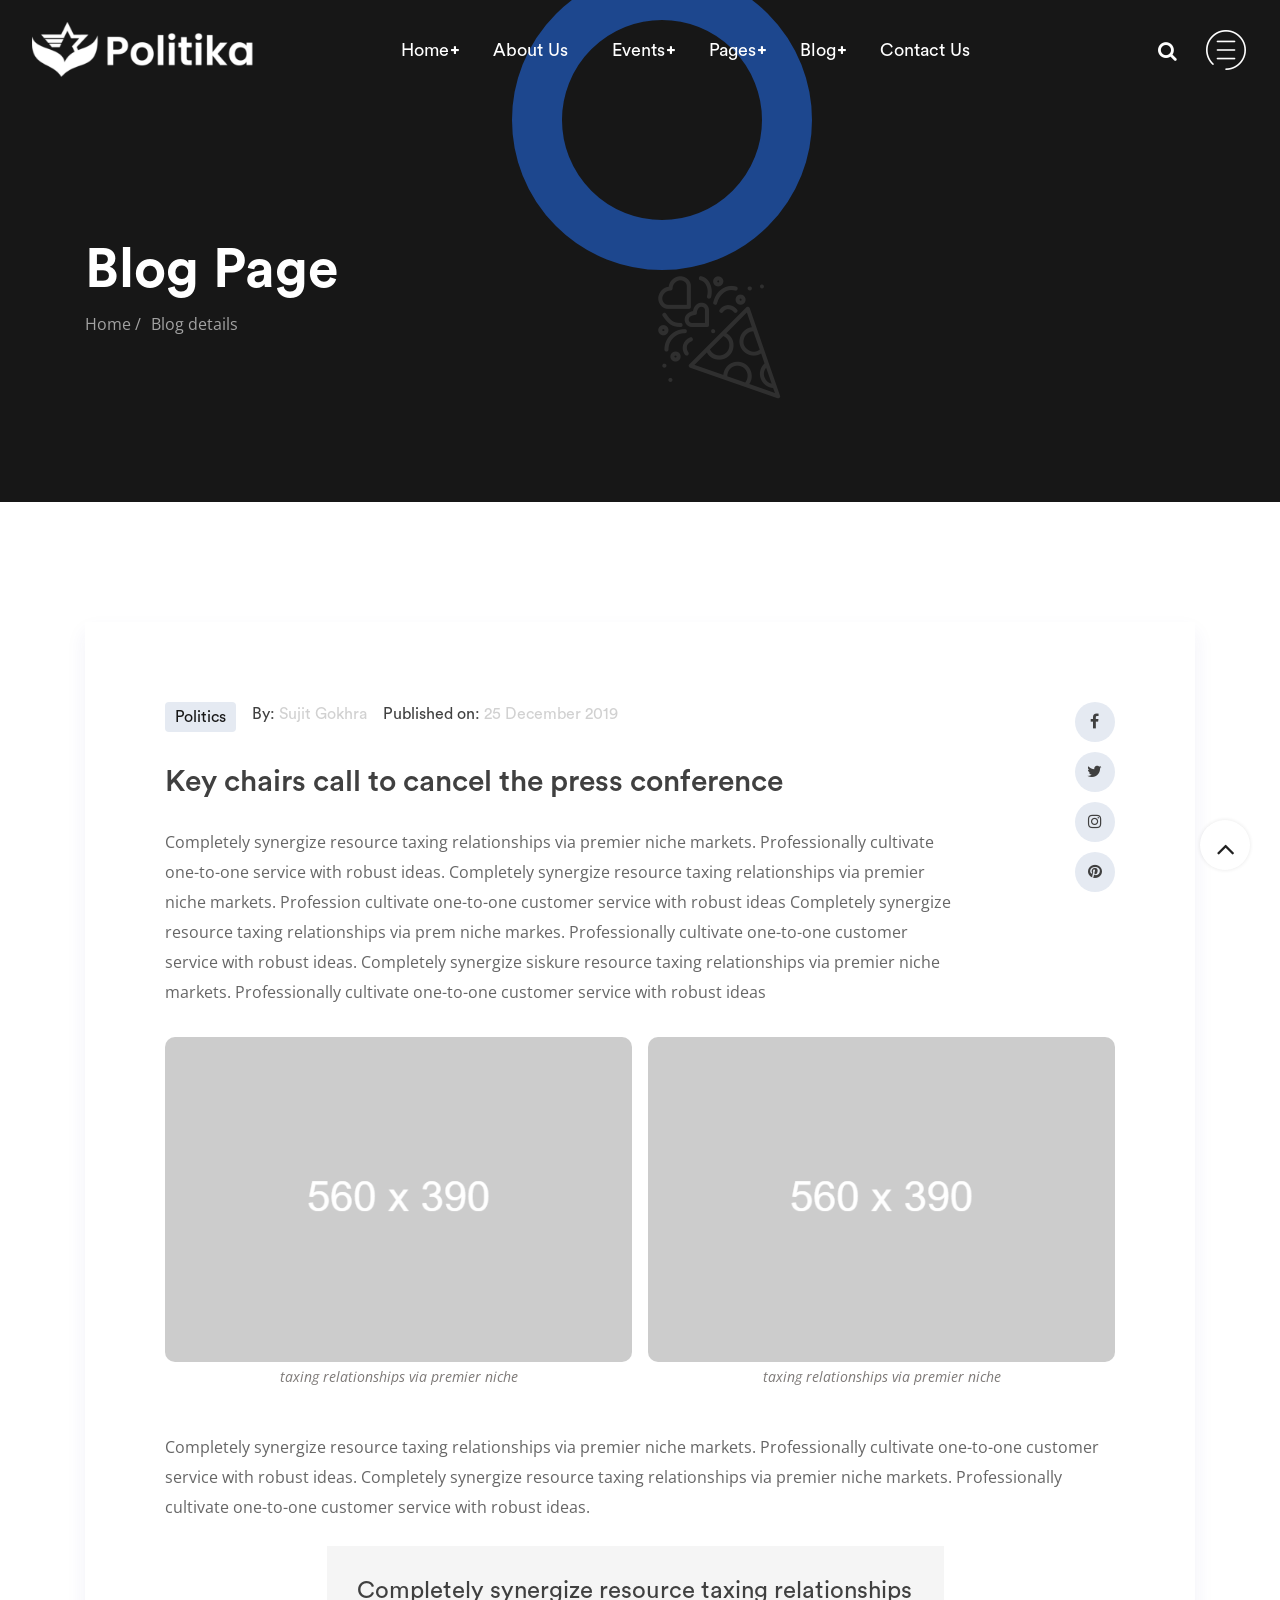
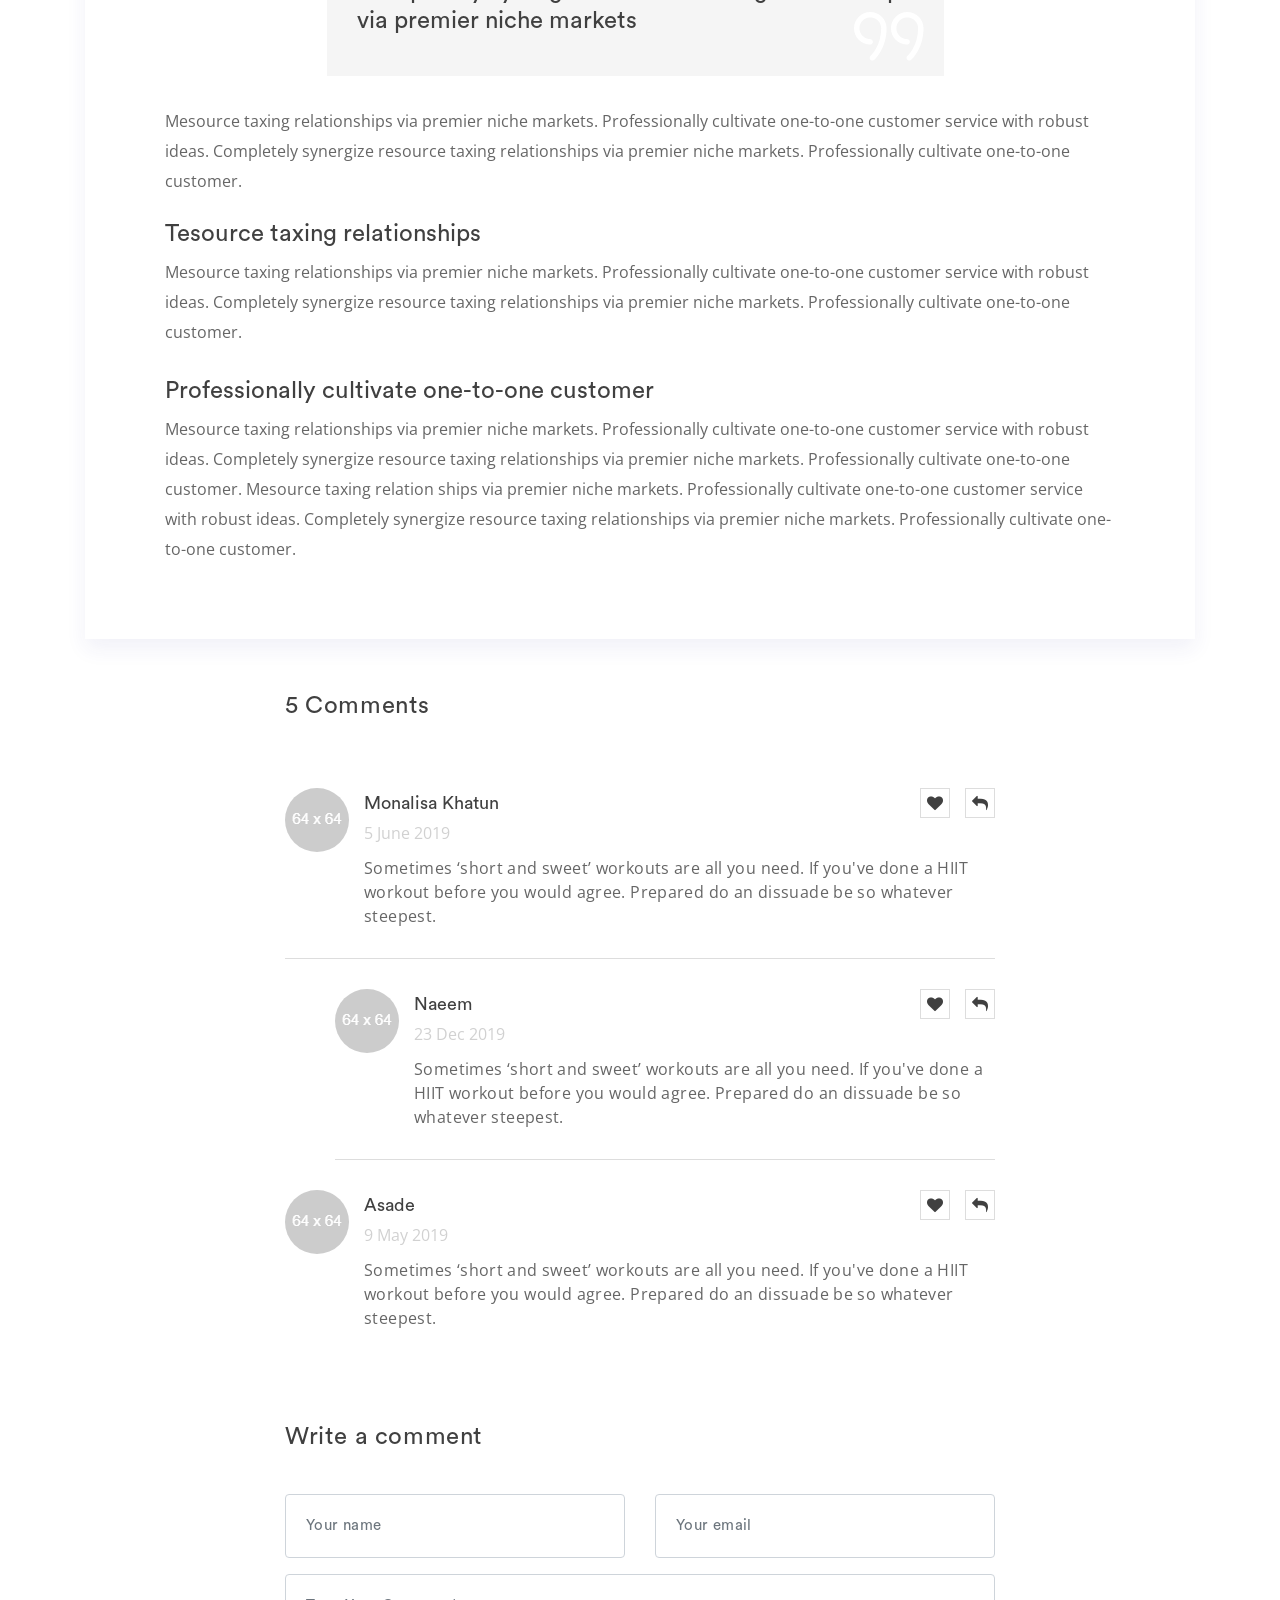
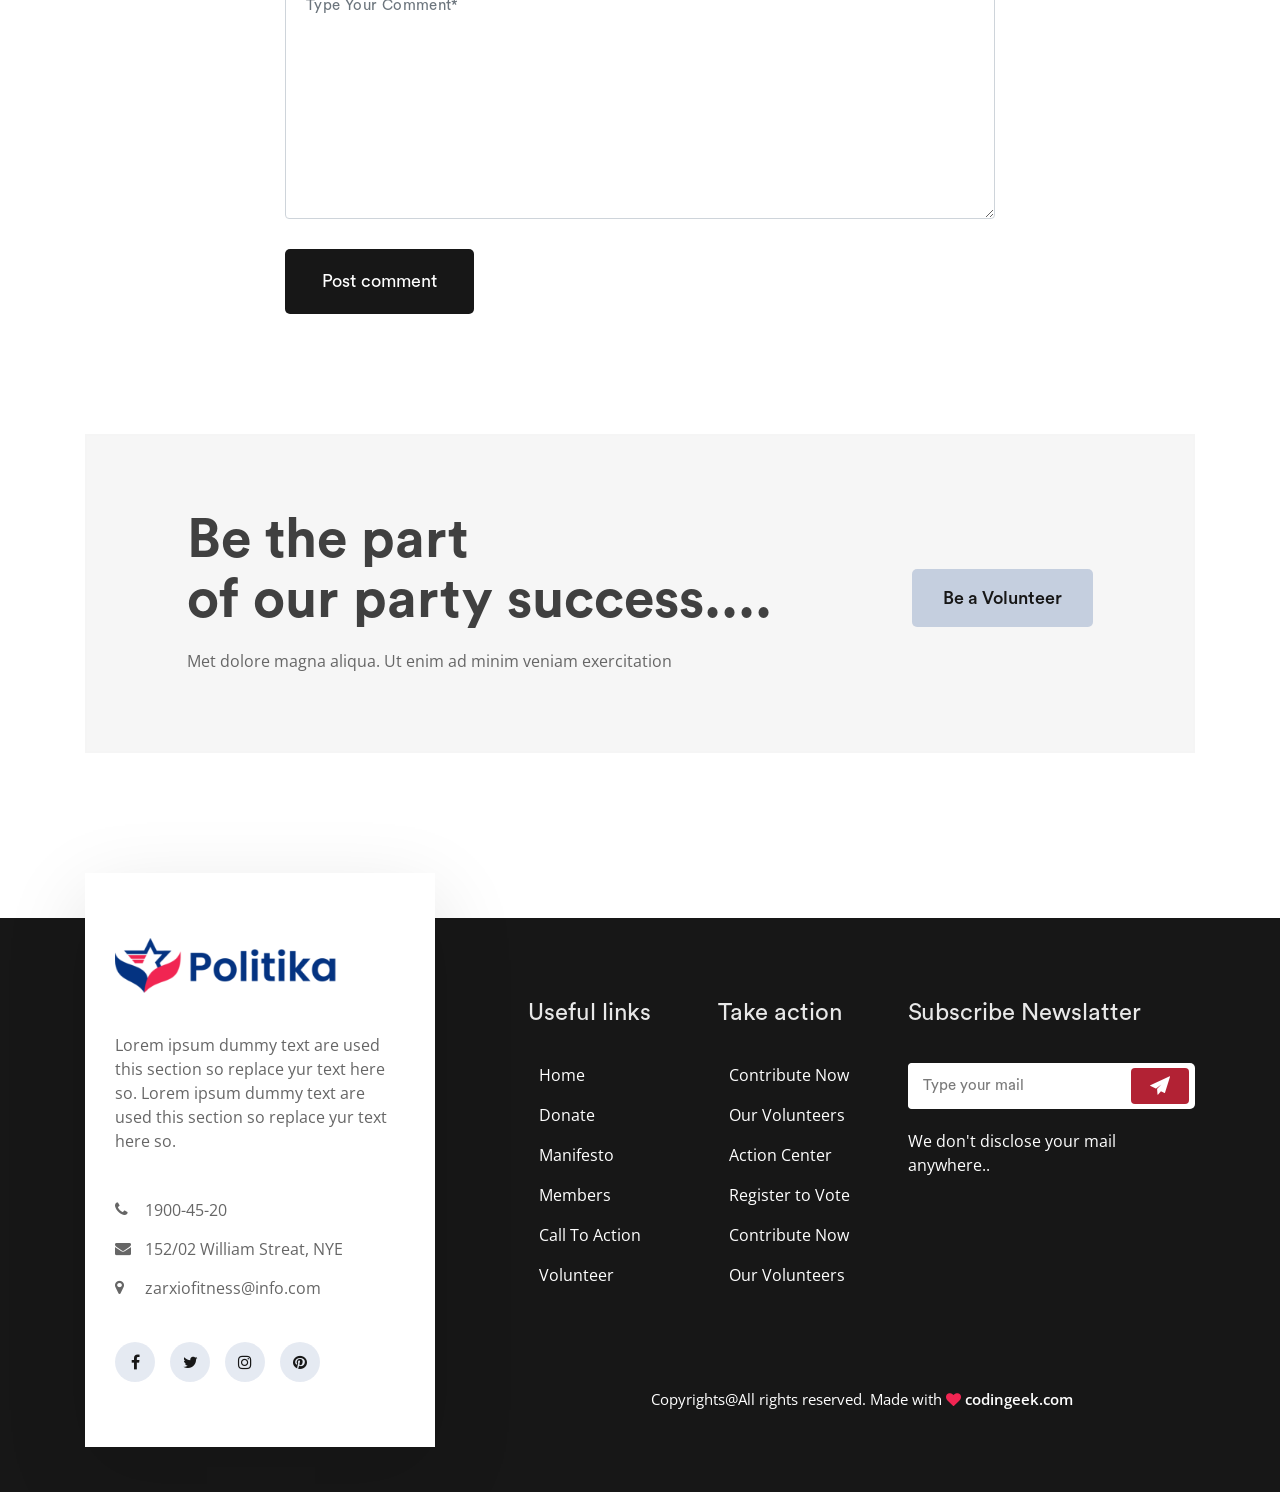
<file: blog-details-no-sidebar.html>
<!DOCTYPE html>
<html lang="en">
<head>
    <meta charset="UTF-8">
    <meta name="viewport" content="width=device-width, initial-scale=1.0">
    <meta http-equiv="X-UA-Compatible" content="IE=edge" />
    <meta http-equiv="X-UA-Compatible" content="ie=edge">
    <title>Politika - Political html template</title>
     <!-- favicon -->
     <link rel=icon href=assets/img/favicon.png sizes="20x20" type="image/png">
    <!-- animate -->
    <link rel="stylesheet" href="assets/css/animate.css">
    <!-- bootstrap -->
    <link rel="stylesheet" href="assets/css/bootstrap.min.css">
    <!-- magnific popup -->
    <link rel="stylesheet" href="assets/css/magnific-popup.css">
    <!-- Slick -->
    <link rel="stylesheet" href="assets/css/slick.css" />
    <link rel="stylesheet" href="assets/css/slick-theme.css" />
    <!-- nice select -->
    <link rel="stylesheet" href="assets/css/nice-select.css">
    <!-- owl carousel -->
    <link rel="stylesheet" href="assets/css/owl.carousel.min.css">
    <!-- fontawesome -->
    <link rel="stylesheet" href="assets/css/font-awesome.min.css">
    <!-- flaticon -->
    <link rel="stylesheet" href="assets/css/flaticon.css">
    <!-- bootstrap slider -->
    <link rel="stylesheet" href="assets/css/bootstrap-slider.min.css">
    <!-- Main Stylesheet -->
    <link rel="stylesheet" href="assets/css/style.css">
    <!-- responsive Stylesheet -->
    <link rel="stylesheet" href="assets/css/responsive.css">
</head>
<body>

    <!-- preloader area start -->
    <div class="preloader" id="preloader">
        <div class="preloader-inner">
            <div class="spinner">
                <div class="dot1"></div>
                <div class="dot2"></div>
            </div>
        </div>
    </div>
    <!-- preloader area end -->

    <!-- search Popup -->
    <div class="body-overlay" id="body-overlay"></div>
    <div class="search-popup" id="search-popup">
        <form action="index.html" class="search-form">
            <div class="form-group">
                <input type="text" class="form-control" placeholder="Search.....">
            </div>
            <button type="submit" class="submit-btn"><i class="fa fa-search"></i></button>
        </form>
    </div>
    <!-- //. search Popup -->

    <!--sidebar menu start-->
    <div class="sidebar-menu" id="sidebar-menu">
        <button class="sidebar-menu-close"><i class="flaticon-close"></i></button>
        <div class="sidebar-inner">
            <div class="sidebar-logo">
                <img src="assets/img/logo.png" alt="logo"/>
            </div>
            <div class="sidemenu-text">
                <p>We believe brand interaction is key in commu- nication. Real inno vations and a positive customer experience are the heart of successful commu- nication.</p>
            </div>
            <div class="sidebar-contact">
                <h4>Contact Us</h4>
                <ul>
                    <li><i class="fa fa-map-marker"></i>Lavaca Street, Suite 2000</li>
                    <li><i class="fa fa-envelope"></i>email@evha.com</li>
                    <li><i class="fa fa-phone"></i>(+880) 172570051</li>
                </ul>
            </div>
            <div class="sidebar-subscribe">
                <input type="text" placeholder="Email">
                <button><i class="fa fa-long-arrow-right"></i></button>
            </div>
            <div class="social-link">
                <ul>
                    <li><a href="#"><i class="fa fa-facebook-f"></i></a></li>
                    <li><a href="#"><i class="fa fa-twitter"></i></a></li>
                    <li><a href="#"><i class="fa fa-instagram"></i></a></li>
                    <li><a href="#"><i class="fa fa-pinterest"></i></a></li>
                </ul>
            </div>
        </div>
    </div>
    <!--sidebar menu end-->

    <!-- navbar start -->
    <div class="politix-navbar">
        <nav class="navbar navbar-area navbar-expand-lg nav-style-02">
            <div class="container nav-container">
                <div class="responsive-mobile-menu">
                    <button class="navbar-toggler" type="button" data-toggle="collapse" data-target="#billatrail_main_menu" 
                        aria-expanded="false" aria-label="Toggle navigation">
                        <span class="navbar-toggler-icon"></span>
                        <span class="bar1"></span>
                        <span class="bar2"></span>
                        <span class="bar3"></span>
                    </button>
                </div>
                <div class="logo">
                    <a href="index.html"> <img src="assets/img/logo-white.png" alt="logo"></a>
                </div>
                <div class="collapse navbar-collapse" id="billatrail_main_menu">
                    <ul class="navbar-nav menu-open">
                        <li class="menu-item-has-children current-menu-item">
                            <a href="#">Home</a>
                            <ul class="sub-menu">
                                <li><a href="index.html"><i class="fa fa-long-arrow-right"></i>Home 01</a></li>
                                <li><a href="index-2.html"><i class="fa fa-long-arrow-right"></i>Home 02</a></li>
                                <li><a href="index-3.html"><i class="fa fa-long-arrow-right"></i>Home 03</a></li>
                                <li><a href="index-4.html"><i class="fa fa-long-arrow-right"></i>Home 04</a></li>
                                <li><a href="index-5.html"><i class="fa fa-long-arrow-right"></i>Home 05</a></li>
                            </ul>
                        </li>
                        <li><a href="about.html">About Us</a></li>
                        <li class="menu-item-has-children">
                            <a href="#">Events</a>
                            <ul class="sub-menu">
                                <li><a href="event.html"><i class="fa fa-long-arrow-right"></i>Events</a></li>
                                <li><a href="event-details.html"><i class="fa fa-long-arrow-right"></i>Event Details</a></li>
                            </ul>
                        </li>
                        <li class="menu-item-has-children">
                            <a href="#">Pages</a>
                            <ul class="sub-menu">
                                <li><a href="action.html"><i class="fa fa-long-arrow-right"></i>Take Action</a></li>
                                <li><a href="volunteer.html"><i class="fa fa-long-arrow-right"></i>Become a volunteer</a></li>
                                <li><a href="causes.html"><i class="fa fa-long-arrow-right"></i>Recent Cases</a></li>
                                <li><a href="causes-details.html"><i class="fa fa-long-arrow-right"></i>Cases Details</a></li>
                                <li><a href="team.html"><i class="fa fa-long-arrow-right"></i>Team</a></li>
                                <li><a href="404.html"><i class="fa fa-long-arrow-right"></i>404</a></li>
                                <li><a href="coming-soon.html"><i class="fa fa-long-arrow-right"></i>Coming Soon</a></li>
                                <li><a href="faq.html"><i class="fa fa-long-arrow-right"></i>FAQ</a></li>
                                <li><a href="donate.html"><i class="fa fa-long-arrow-right"></i>Donate</a></li>
                                <li><a href="signin.html"><i class="fa fa-long-arrow-right"></i>Sign In</a></li>
                                <li><a href="signup.html"><i class="fa fa-long-arrow-right"></i>Sign Up</a></li>
                            </ul>
                        </li>
                        <li class="menu-item-has-children">
                            <a href="#">Blog</a>
                            <ul class="sub-menu">
                                <li><a href="blog.html"><i class="fa fa-long-arrow-right"></i>Blog</a></li>
                                <li><a href="blog-no-sidebar.html"><i class="fa fa-long-arrow-right"></i>Blog Without Sidebar</a></li>
                                <li><a href="blog-details.html"><i class="fa fa-long-arrow-right"></i>Blog Details</a></li>
                                <li><a href="blog-details-no-sidebar.html"><i class="fa fa-long-arrow-right"></i>Blog Details Without Sidebar</a></li>
                            </ul>
                        </li>
                        <li><a href="contact.html">Contact Us</a></li>
                    </ul>
                </div>
                <div class="nav-right-part">
                    <ul>
                        <li class="search" id="search">
                            <a href="#"><i class="fa fa-search"></i></a>
                        </li>
                        <li class="menubar d-none d-lg-block" id="navigation-button">
                            <a><i class="flaticon-menu-button"></i></a>
                        </li>
                    </ul>
                </div>
            </div>
        </nav>
    </div>
    <!-- navbar end -->

    <!-- breadcrumb-area start -->
    <div class="breadcrumb-area breadcrumb-style-02 main-bg">
        <div class="container">
            <div class="row">
                <div class="col-lg-12">
                    <div class="breadcrumb-inner padding-top-238">
                        <h1 class="page-title">Blog Page</h1>
                        <ul class="page-list">
                            <li><a href="index.html">Home /</a></li>
                            <li><a href="blog-details.html">Blog details</a></li>
                        </ul>
                    </div>
                </div>
            </div>
        </div>
        <div class="breadcrumb-icon">
            <i class="flaticon-fireworks"></i>
        </div>
    </div>
    <!-- breadcrumb-area end -->

    <!-- blog-area start -->
    <div class="blog-area margin-top-120">
        <div class="container">
            <div class="row">
                <div class="col-lg-12">
                    <div class="blog-details-style-01">
                        <div class="b-content">
                            <div class="row">
                                <div class="col-10">
                                    <div class="blog-meta flex-column flex-lg-row">
                                        <a class="causes-tag mr-3"><span>Politics</span></a>
                                        <a class="mr-3">By: <span class="color-lgray">Sujit Gokhra</span></a>
                                        <a class="mr-3">Published on: <span class="color-lgray">25 December 2019</span></a>
                                    </div>
                                    <h4 class="section-title"><a href="#">Key chairs call to cancel the press conference</a></h4>
                                    <p>Completely synergize resource taxing relationships via premier niche markets. Professionally cultivate one-to-one service with robust ideas. Completely synergize resource taxing relationships via premier niche markets. Profession cultivate one-to-one customer service with robust ideas Completely synergize resource taxing relationships via prem niche markes. Professionally cultivate one-to-one customer service with robust ideas. Completely synergize siskure resource taxing relationships via premier niche markets. Professionally cultivate one-to-one customer service with robust ideas</p>
                                </div>
                                <div class="col-2">
                                    <ul class="blog-social">
                                        <li><a href="#"><i class="fa fa-facebook-f"></i></a></li>
                                        <li><a href="#"><i class="fa fa-twitter"></i></a></li>
                                        <li><a href="#"><i class="fa fa-instagram"></i></a></li>
                                        <li><a href="#"><i class="fa fa-pinterest"></i></a></li>
                                    </ul>
                                </div>
                            </div>
                            <div class="details-content-box d-flex margin-top-20 margin-bottom-30">
                                <div class="cbox-item pr-3">
                                    <img src="assets/img/blog/t1.png" alt="">
                                    <p>taxing relationships via premier niche</p>
                                </div>
                                <div class="cbox-item">
                                    <img src="assets/img/blog/t2.png" alt="">
                                    <p>taxing relationships via premier niche</p>
                                </div>
                            </div>
                            <p class="mb-4">Completely synergize resource taxing relationships via premier niche markets. Professionally cultivate one-to-one customer service with robust ideas. Completely synergize resource taxing relationships via premier niche markets. Professionally cultivate one-to-one customer service with robust ideas.</p>
                            <div class="quote-area quote-style-2">
                                <p>Completely synergize resource taxing relationships via premier niche markets</p>
                                <img src="assets/img/blog/quote.png" alt="">
                            </div>
                            <p class="mb-4">Mesource taxing relationships via premier niche markets. Professionally cultivate one-to-one customer service with robust ideas. Completely synergize resource taxing relationships via premier niche markets. Professionally cultivate one-to-one customer.</p>
                            <div class="details-mission margin-bottom-30">
                                <h5>Tesource taxing relationships</h5>
                                <p>Mesource taxing relationships via premier niche markets. Professionally cultivate one-to-one customer service with robust ideas. Completely synergize resource taxing relationships via premier niche markets. Professionally cultivate one-to-one customer.</p>
                            </div>
                            <div class="details-mission">
                                <h5>Professionally cultivate one-to-one customer</h5>
                                <p>Mesource taxing relationships via premier niche markets. Professionally cultivate one-to-one customer service with robust ideas. Completely synergize resource taxing relationships via premier niche markets. Professionally cultivate one-to-one customer. Mesource taxing relation ships via premier niche markets. Professionally cultivate one-to-one customer service with robust ideas. Completely synergize resource taxing relationships via premier niche markets. Professionally cultivate one-to-one customer.</p>
                            </div>
                        </div>
                    </div>
                    <div class="col-md-8 offset-md-2">
                        <div id="comments" class="comments-area comments-area-wrapper">
                            <h4 class="comments-title">5 Comments</h4>
                            <ul class="comment-list">
                                <li class="comment">
                                    <div class="single-comment justify-content-between d-flex">
                                        <div class="user justify-content-between d-flex">
                                            <div class="thumb">
                                                <img alt="" src="assets/img/blog/c1.png" class="avatar">
                                            </div>
                                            <div class="desc">
                                                <div class="d-flex justify-content-between comment_title">
                                                    <div class="d-flex align-items-center">
                                                        <h5>Monalisa Khatun <br><span>5 June 2019</span></h5>                       
                                                    </div>
                                                    <div class="c-action">
                                                        <ul>
                                                            <li><a href=""><i class="fa fa-heart"></i></a></li>
                                                            <li><a href=""><i class="fa fa-reply"></i></a></li>
                                                        </ul>
                                                    </div>
                                                </div>
                                                <div class="comment-content">
                                                    <p>Sometimes ‘short and sweet’ workouts are all you need. If you've done a HIIT workout before you would agree. Prepared do an dissuade be so whatever steepest.</p>
                                                </div>
                                            </div>
                                        </div>
                                    </div>
                                    <ul class="children">
                                        <li class="comment">
                                            <div class="single-comment justify-content-between d-flex">
                                                <div class="user justify-content-between d-flex">
                                                    <div class="thumb">
                                                        <img alt="" src="assets/img/blog/c2.png" class="avatar"> 
                                                    </div>
                                                    <div class="desc">
                                                        <div class="d-flex justify-content-between comment_title">
                                                            <div class="d-flex align-items-center">
                                                                <h5>Naeem <br><span>23 Dec 2019</span></h5>
                                                            </div>
                                                            <div class="c-action">
                                                                <ul>
                                                                    <li><a href=""><i class="fa fa-heart"></i></a></li>
                                                                    <li><a href=""><i class="fa fa-reply"></i></a></li>
                                                                </ul>
                                                            </div>
                                                        </div>
                                                        <div class="comment-content">
                                                            <p>Sometimes ‘short and sweet’ workouts are all you need. If you've done a HIIT workout before you would agree. Prepared do an dissuade be so whatever steepest.</p>
                                                        </div>
                                                    </div>
                                                </div>
                                            </div>
                                        </li>
                                    </ul>
                                </li>
                                <li class="comment">
                                    <div class="single-comment justify-content-between d-flex">
                                        <div class="user justify-content-between d-flex">
                                            <div class="thumb">
                                                <img alt="" src="assets/img/blog/c3.png" class="avatar">                
                                            </div>
                                            <div class="desc">
                                                <div class="d-flex justify-content-between comment_title">
                                                    <div class="d-flex align-items-center">
                                                        <h5>Asade <br><span>9 May 2019</span></h5>
                                                    </div>
                                                    <div class="c-action">
                                                        <ul>
                                                            <li><a href=""><i class="fa fa-heart"></i></a></li>
                                                            <li><a href=""><i class="fa fa-reply"></i></a></li>
                                                        </ul>
                                                    </div>
                                                </div>
                                                <div class="comment-content">
                                                    <p>Sometimes ‘short and sweet’ workouts are all you need. If you've done a HIIT workout before you would agree. Prepared do an dissuade be so whatever steepest.</p>
                                                </div>
                                            </div>
                                        </div>
                                    </div>
                                </li>
                            </ul>
                            <div id="respond" class="comment-respond">
                                <h3 class="comment-reply-title">Write a comment</h3>			
                                <form id="comment_form" class="commentform">
                                    <div class="row">
                                        <div class="col-sm-6"> 
                                            <div class="form-group">
                                                <input type="text" id="author" name="author" value="" class="form-control" placeholder="Your name">
                                            </div>
                                        </div>
                                        <div class="col-sm-6">
                                            <div class="form-group">
                                                <input type="email" class="form-control" name="email" id="email" value="" placeholder="Your email">
                                            </div>
                                        </div>
                                    </div>
                                    <div class="form-group margin-bottom-30">
                                        <textarea name="comment" id="comment" class="form-control w-100" cols="30" rows="9" placeholder="Type Your Comment*"></textarea>
                                    </div>
                                    <div class="form-submit">
                                        <input name="submit" type="submit" id="submit" value="Post comment">
                                    </div>	
                                </form>
                            </div>
                        </div>
                    </div>
                </div>
            </div>
        </div>
    </div>
    <!-- blog-area end -->

    <!-- party-box-area start -->
    <div class="party-box-area padding-top-120 margin-bottom-165">
        <div class="container">
            <div class="col-lg-12 party-box-wrapper d-flex flex-lg-row flex-column justify-content-lg-between justify-content-center text-lg-left text-center">
                <div class="party-box-content">
                    <h4>Be the part<br> of our party success....</h4>
                    <p>Met dolore magna aliqua. Ut enim ad minim veniam exercitation</p>
                </div>
                <div class="btn-wrapper align-self-center">
                    <a class="btn btn-custom-primary" href="#">Be a Volunteer</a>
                </div>
            </div>
        </div>
    </div>
    <!-- party-box-area end -->

    <!-- footer area start -->
    <footer class="footer-area footer-style-1 main-bg">
        <div class="footer-top">
            <div class="container">
                <div class="row">
                    <div class="col-xl-4">
                        <div class="footer-widget widget contact-widget">
                            <a href="index.html" class="footer-logo"> 
                                <img src="assets/img/logo.png" alt="footer logo">
                            </a>
                            <p>Lorem ipsum dummy text are used this section so replace yur text here so. Lorem ipsum dummy text are used this section so replace yur text here so.</p>
                            <ul class="contact_info_list">
                                <li class="single-info-item">
                                    <div class="icon">
                                        <i class="fa fa-phone"></i>
                                    </div>
                                    <div class="details">
                                        1900-45-20
                                    </div>
                                </li>
                                <li class="single-info-item">
                                    <div class="icon">
                                        <i class="fa fa-envelope"></i>
                                    </div>
                                    <div class="details">
                                        152/02 William Streat, NYE
                                    </div>
                                </li>
                                <li class="single-info-item">
                                    <div class="icon">
                                        <i class="fa fa-map-marker"></i>
                                    </div>
                                    <div class="details">
                                        zarxiofitness@info.com
                                    </div>
                                </li>
                            </ul>
                            <ul class="footer-social">
                                <li><a href="#"><i class="fa fa-facebook-f"></i></a></li>
                                <li><a href="#"><i class="fa fa-twitter"></i></a></li>
                                <li><a href="#"><i class="fa fa-instagram"></i></a></li>
                                <li><a href="#"><i class="fa fa-pinterest"></i></a></li>
                            </ul>
                        </div>
                    </div>
                    <div class="col-xl-8 margin-xlt-80">
                        <div class="row">
                            <div class="col-lg-3 col-xl-3 offset-xl-1">
                                <div class="footer-widget widget widget_nav_menu">
                                    <h4 class="widget-title">Useful links</h4>
                                    <ul>
                                        <li><a href="#"><i class="fa fa-long-arrow-right" aria-hidden="true"></i>Home</a></li>
                                        <li><a href="#"><i class="fa fa-long-arrow-right" aria-hidden="true"></i>Donate</a></li>
                                        <li><a href="#"><i class="fa fa-long-arrow-right" aria-hidden="true"></i>Manifesto</a></li>
                                        <li><a href="#"><i class="fa fa-long-arrow-right" aria-hidden="true"></i>Members</a></li>
                                        <li><a href="#"><i class="fa fa-long-arrow-right" aria-hidden="true"></i>Call To Action</a></li>
                                        <li><a href="#"><i class="fa fa-long-arrow-right" aria-hidden="true"></i>Volunteer</a></li>
                                    </ul>
                                </div>
                            </div>
                            <div class="col-lg-3">
                                <div class="footer-widget widget widget_nav_menu">
                                    <h4 class="widget-title">Take action</h4>
                                    <ul>
                                        <li><a href="#"><i class="fa fa-long-arrow-right" aria-hidden="true"></i>Contribute Now</a></li>
                                        <li><a href="#"><i class="fa fa-long-arrow-right" aria-hidden="true"></i>Our Volunteers</a></li>
                                        <li><a href="#"><i class="fa fa-long-arrow-right" aria-hidden="true"></i>Action Center</a></li>
                                        <li><a href="#"><i class="fa fa-long-arrow-right" aria-hidden="true"></i>Register to Vote</a></li>
                                        <li><a href="#"><i class="fa fa-long-arrow-right" aria-hidden="true"></i>Contribute Now</a></li>
                                        <li><a href="#"><i class="fa fa-long-arrow-right" aria-hidden="true"></i>Our Volunteers</a></li>
                                    </ul>
                                </div>
                            </div>
                            <div class="col-lg-5">
                                <div class="footer-widget widget">
                                    <h4 class="widget-title">Subscribe Newslatter</h4>
                                    <div class="subscribe-form">
                                        <div class="input-group">
                                            <input type="text" class="form-control" placeholder="Type your mail">
                                            <span class="input-group-btn">
                                                <button class="btn btn-default submit-btn" type="button"><i class="flaticon-sent-mail"></i></button>
                                            </span>
                                        </div>
                                    </div>
                                    <p class="description">We don't disclose your mail anywhere..</p>
                                </div>
                            </div>
                            <div class="col-xl-11 offset-xl-1">
                                <div class="copyright-area-inner copyright-sm margin-top-35">
                                    Copyrights@All rights reserved. Made with <i class="fa fa-heart"></i> <a href="https://codingeek.net/" target="_blank">codingeek.com</a>
                                </div>
                            </div>
                        </div>
                    </div>
                </div>
            </div>
        </div>
    </footer>
    <!-- footer area end -->

    <!-- back to top area start -->
    <div class="back-to-top">
        <span class="back-top"><i class="fa fa-angle-up"></i></span>
    </div>
    <!-- back to top area end -->

    <!-- jquery -->
    <script src="assets/js/vendor/jquery-2.2.4.min.js"></script>
    <!-- popper -->
    <script src="assets/js/vendor/popper.min.js"></script>
    <!-- bootstrap -->
    <script src="assets/js/vendor/bootstrap.min.js"></script>
    <!-- magnific popup -->
    <script src="assets/js/vendor/jquery.magnific-popup.js"></script>
    <!-- wow -->
    <script src="assets/js/vendor/wow.min.js"></script>
    <!-- nice select -->
    <script src="assets/js/vendor/nice-select.js"></script>
    <!-- owl carousel -->
    <script src="assets/js/vendor/owl.carousel.min.js"></script>
    <!-- Slick -->
    <script src="assets/js/vendor/slick.min.js"></script>
    <!-- Slick Animation -->
    <script src="assets/js/vendor/slick-animation.js"></script>
    <!-- waypoint -->
    <script src="assets/js/vendor/waypoints.min.js"></script>
    <!-- imageloaded -->
    <script src="assets/js/vendor/imagesloaded.pkgd.min.js"></script>
    <!-- swiper -->
    <script src="assets/js/vendor/swiper.min.js"></script>
    <!-- isotope -->
    <script src="assets/js/vendor/isotope.pkgd.min.js"></script>

    <script src="assets/js/vendor/jquery.classyloader.js"></script>

    <script src="assets/js/vendor/bootstrap-slider.min.js"></script>

    <!-- main js -->
    <script src="assets/js/script.js"></script>
    <script src="assets/js/main.js"></script>
</body>
</html>
</file>
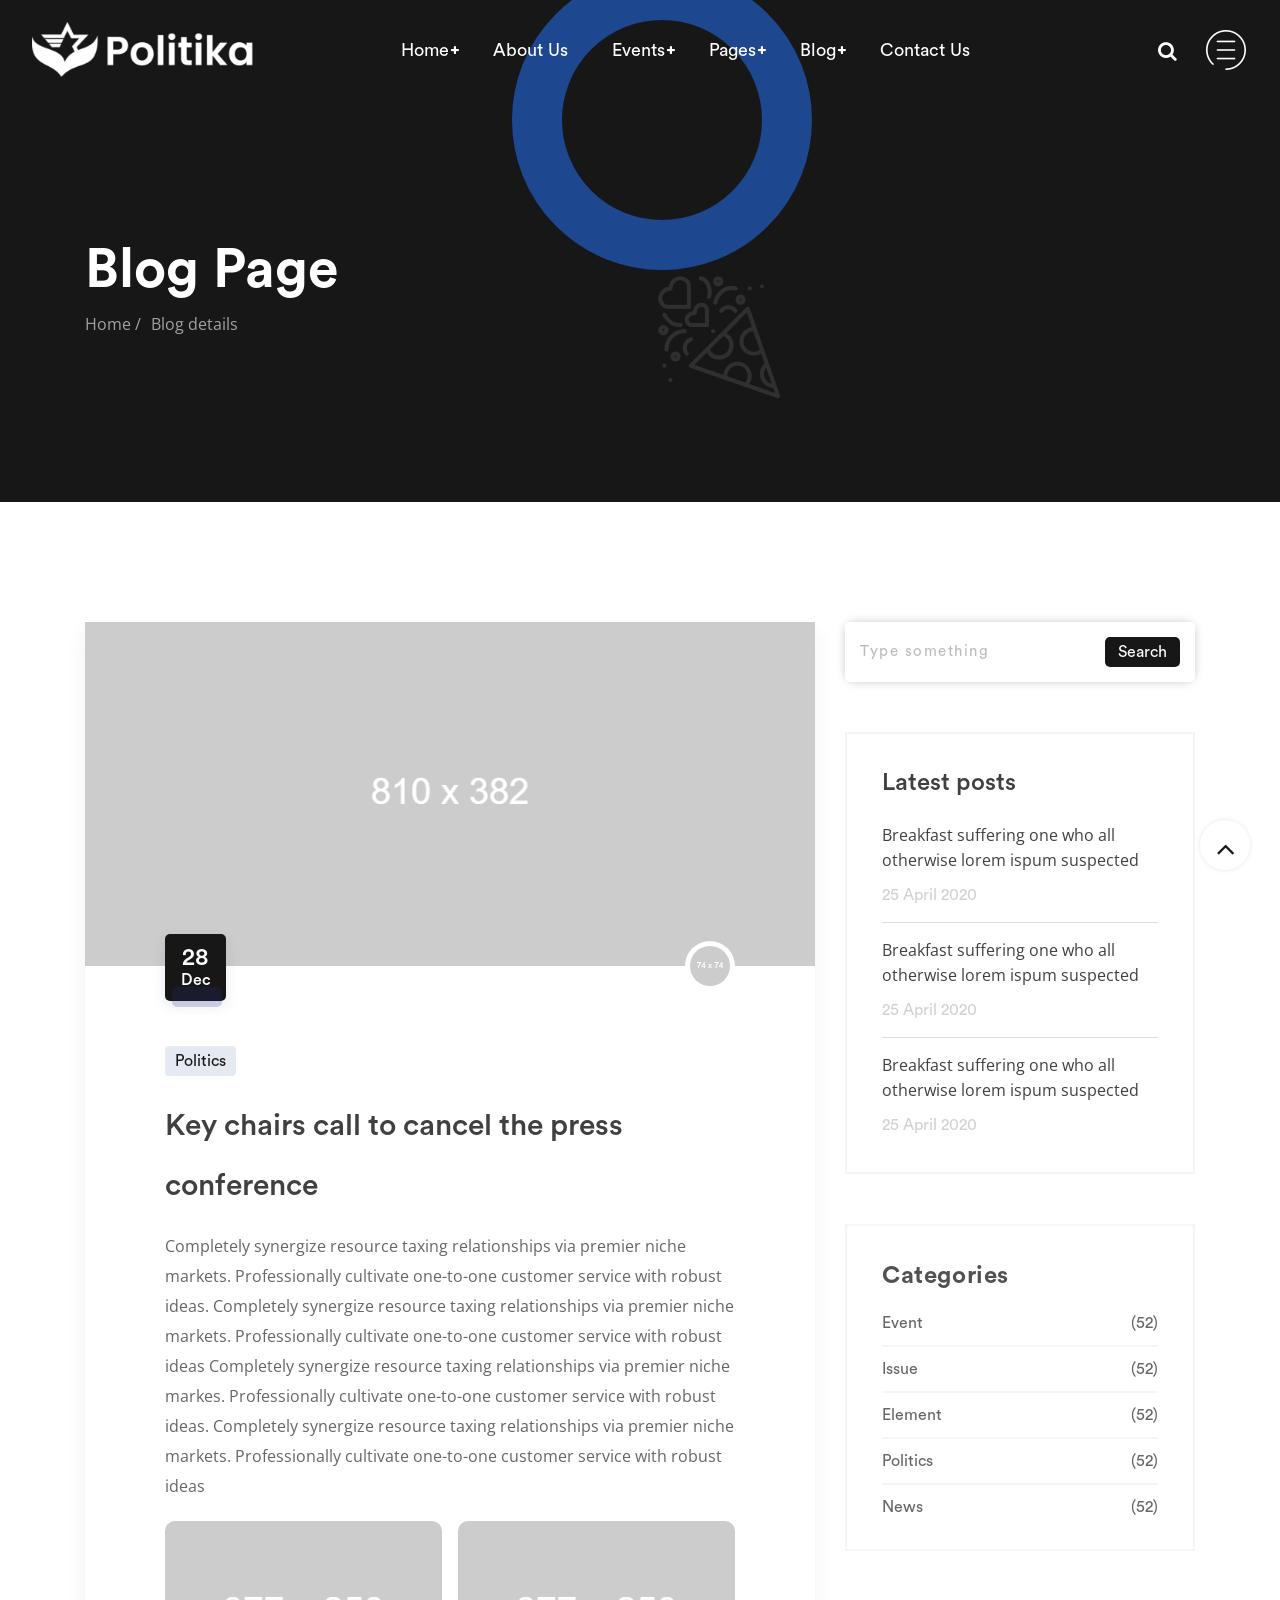
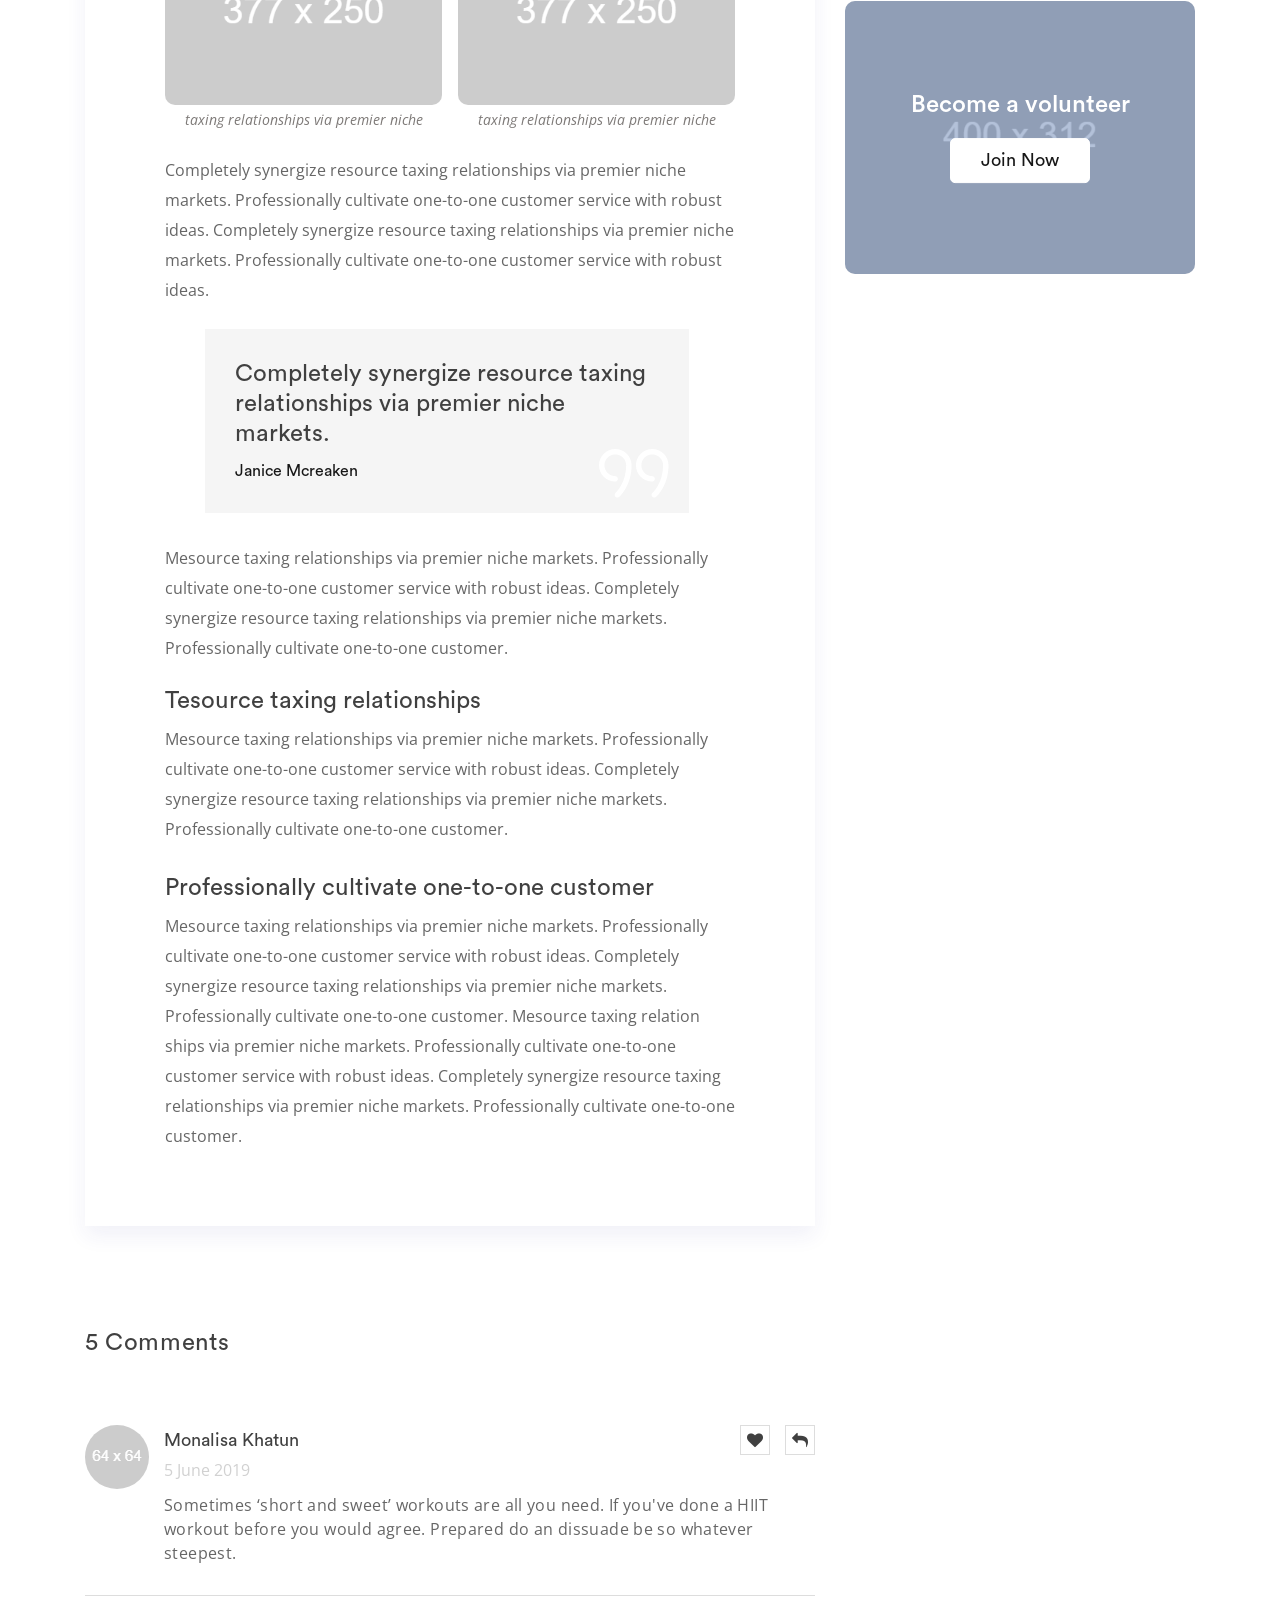
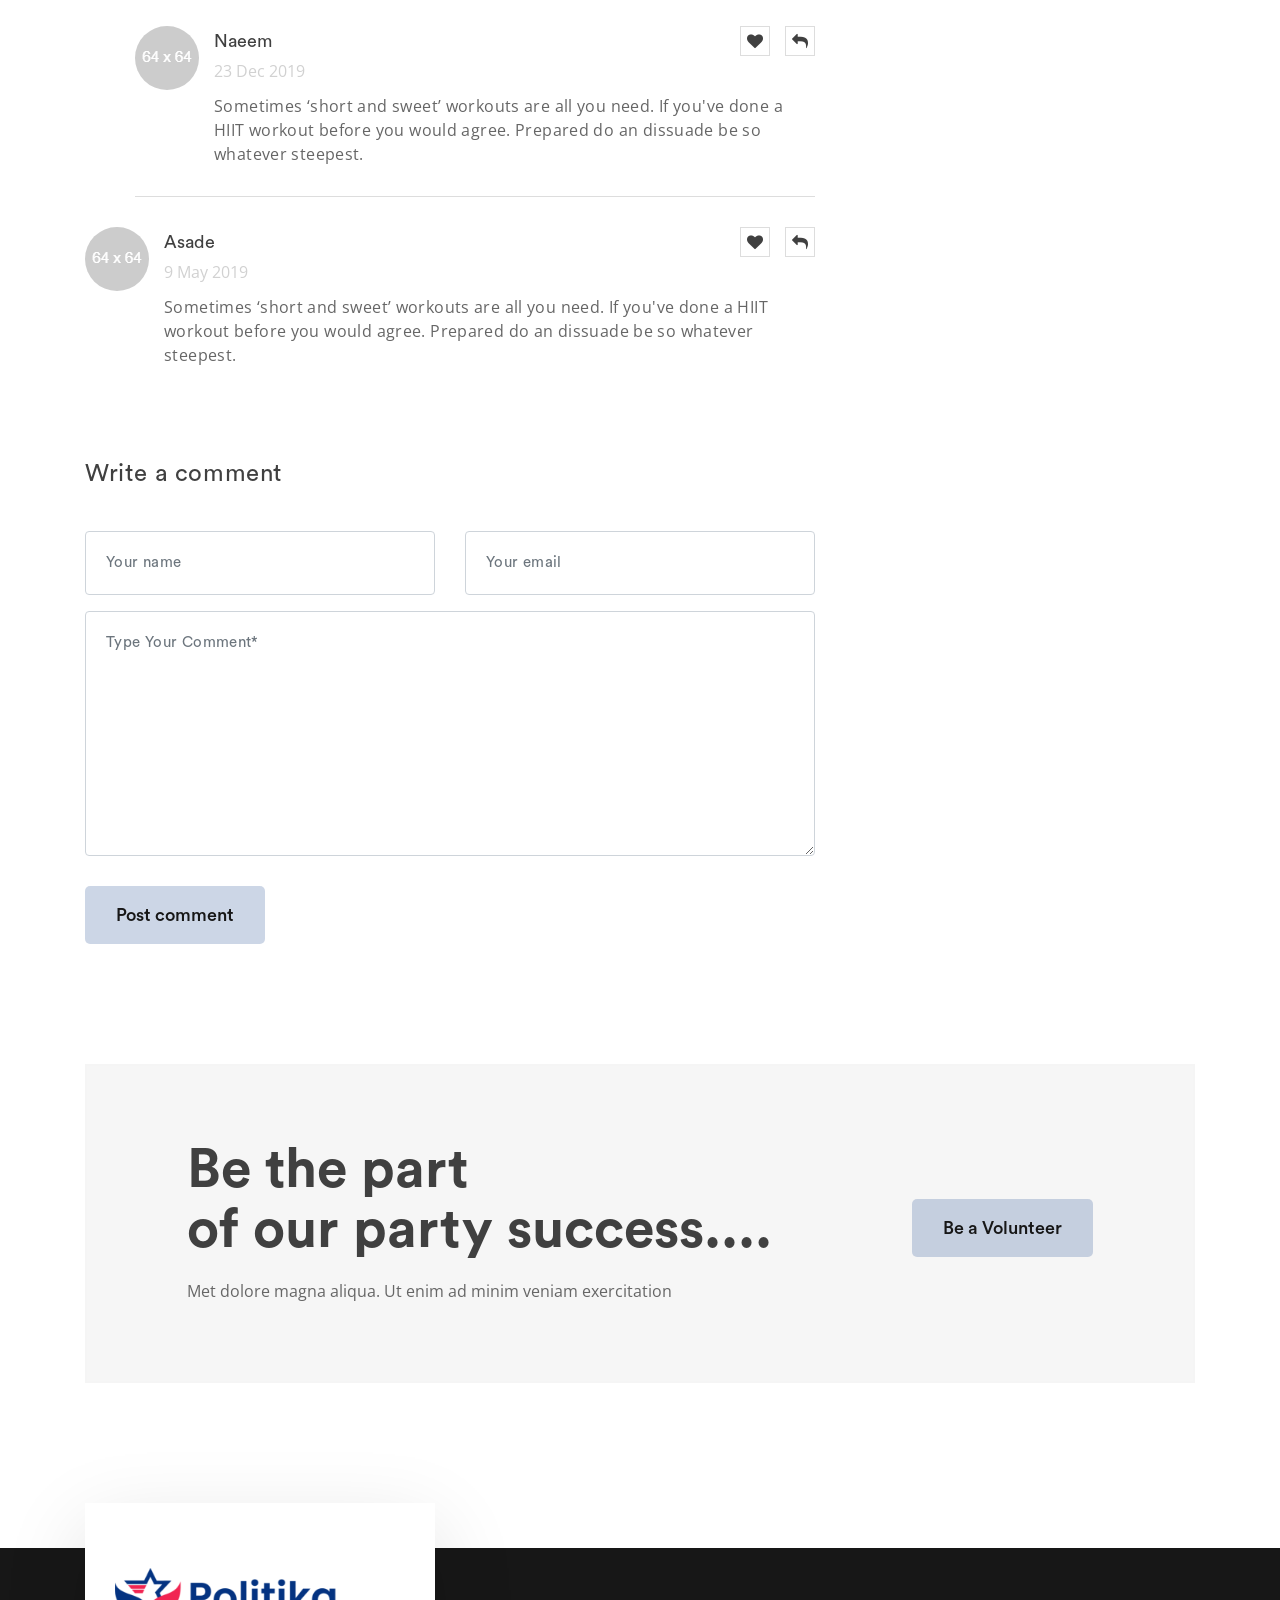
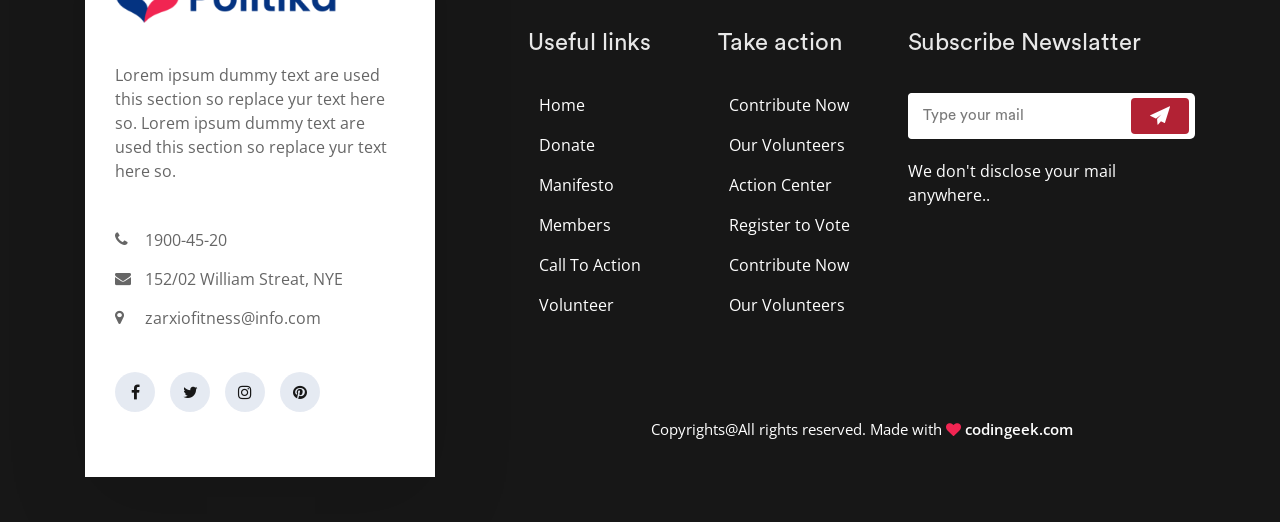
<file: blog-details.html>
<!DOCTYPE html>
<html lang="en">
<head>
    <meta charset="UTF-8">
    <meta name="viewport" content="width=device-width, initial-scale=1.0">
    <meta http-equiv="X-UA-Compatible" content="IE=edge" />
    <meta http-equiv="X-UA-Compatible" content="ie=edge">
    <title>Politika - Political html template</title>
     <!-- favicon -->
     <link rel=icon href=assets/img/favicon.png sizes="20x20" type="image/png">
    <!-- animate -->
    <link rel="stylesheet" href="assets/css/animate.css">
    <!-- bootstrap -->
    <link rel="stylesheet" href="assets/css/bootstrap.min.css">
    <!-- magnific popup -->
    <link rel="stylesheet" href="assets/css/magnific-popup.css">
    <!-- Slick -->
    <link rel="stylesheet" href="assets/css/slick.css" />
    <link rel="stylesheet" href="assets/css/slick-theme.css" />
    <!-- nice select -->
    <link rel="stylesheet" href="assets/css/nice-select.css">
    <!-- owl carousel -->
    <link rel="stylesheet" href="assets/css/owl.carousel.min.css">
    <!-- fontawesome -->
    <link rel="stylesheet" href="assets/css/font-awesome.min.css">
    <!-- flaticon -->
    <link rel="stylesheet" href="assets/css/flaticon.css">
    <!-- bootstrap slider -->
    <link rel="stylesheet" href="assets/css/bootstrap-slider.min.css">
    <!-- Main Stylesheet -->
    <link rel="stylesheet" href="assets/css/style.css">
    <!-- responsive Stylesheet -->
    <link rel="stylesheet" href="assets/css/responsive.css">
</head>
<body>

    <!-- preloader area start -->
    <div class="preloader" id="preloader">
        <div class="preloader-inner">
            <div class="spinner">
                <div class="dot1"></div>
                <div class="dot2"></div>
            </div>
        </div>
    </div>
    <!-- preloader area end -->

    <!-- search Popup -->
    <div class="body-overlay" id="body-overlay"></div>
    <div class="search-popup" id="search-popup">
        <form action="index.html" class="search-form">
            <div class="form-group">
                <input type="text" class="form-control" placeholder="Search.....">
            </div>
            <button type="submit" class="submit-btn"><i class="fa fa-search"></i></button>
        </form>
    </div>
    <!-- //. search Popup -->

    <!--sidebar menu start-->
    <div class="sidebar-menu" id="sidebar-menu">
        <button class="sidebar-menu-close"><i class="flaticon-close"></i></button>
        <div class="sidebar-inner">
            <div class="sidebar-logo">
                <img src="assets/img/logo.png" alt="logo"/>
            </div>
            <div class="sidemenu-text">
                <p>We believe brand interaction is key in commu- nication. Real inno vations and a positive customer experience are the heart of successful commu- nication.</p>
            </div>
            <div class="sidebar-contact">
                <h4>Contact Us</h4>
                <ul>
                    <li><i class="fa fa-map-marker"></i>Lavaca Street, Suite 2000</li>
                    <li><i class="fa fa-envelope"></i>email@evha.com</li>
                    <li><i class="fa fa-phone"></i>(+880) 172570051</li>
                </ul>
            </div>
            <div class="sidebar-subscribe">
                <input type="text" placeholder="Email">
                <button><i class="fa fa-long-arrow-right"></i></button>
            </div>
            <div class="social-link">
                <ul>
                    <li><a href="#"><i class="fa fa-facebook-f"></i></a></li>
                    <li><a href="#"><i class="fa fa-twitter"></i></a></li>
                    <li><a href="#"><i class="fa fa-instagram"></i></a></li>
                    <li><a href="#"><i class="fa fa-pinterest"></i></a></li>
                </ul>
            </div>
        </div>
    </div>
    <!--sidebar menu end-->

    <!-- navbar start -->
    <div class="politix-navbar">
        <nav class="navbar navbar-area navbar-expand-lg nav-style-02">
            <div class="container nav-container">
                <div class="responsive-mobile-menu">
                    <button class="navbar-toggler" type="button" data-toggle="collapse" data-target="#billatrail_main_menu" 
                        aria-expanded="false" aria-label="Toggle navigation">
                        <span class="navbar-toggler-icon"></span>
                        <span class="bar1"></span>
                        <span class="bar2"></span>
                        <span class="bar3"></span>
                    </button>
                </div>
                <div class="logo">
                    <a href="index.html"> <img src="assets/img/logo-white.png" alt="logo"></a>
                </div>
                <div class="collapse navbar-collapse" id="billatrail_main_menu">
                    <ul class="navbar-nav menu-open">
                        <li class="menu-item-has-children current-menu-item">
                            <a href="#">Home</a>
                            <ul class="sub-menu">
                                <li><a href="index.html"><i class="fa fa-long-arrow-right"></i>Home 01</a></li>
                                <li><a href="index-2.html"><i class="fa fa-long-arrow-right"></i>Home 02</a></li>
                                <li><a href="index-3.html"><i class="fa fa-long-arrow-right"></i>Home 03</a></li>
                                <li><a href="index-4.html"><i class="fa fa-long-arrow-right"></i>Home 04</a></li>
                                <li><a href="index-5.html"><i class="fa fa-long-arrow-right"></i>Home 05</a></li>
                            </ul>
                        </li>
                        <li><a href="about.html">About Us</a></li>
                        <li class="menu-item-has-children">
                            <a href="#">Events</a>
                            <ul class="sub-menu">
                                <li><a href="event.html"><i class="fa fa-long-arrow-right"></i>Events</a></li>
                                <li><a href="event-details.html"><i class="fa fa-long-arrow-right"></i>Event Details</a></li>
                            </ul>
                        </li>
                        <li class="menu-item-has-children">
                            <a href="#">Pages</a>
                            <ul class="sub-menu">
                                <li><a href="action.html"><i class="fa fa-long-arrow-right"></i>Take Action</a></li>
                                <li><a href="volunteer.html"><i class="fa fa-long-arrow-right"></i>Become a volunteer</a></li>
                                <li><a href="causes.html"><i class="fa fa-long-arrow-right"></i>Recent Cases</a></li>
                                <li><a href="causes-details.html"><i class="fa fa-long-arrow-right"></i>Cases Details</a></li>
                                <li><a href="team.html"><i class="fa fa-long-arrow-right"></i>Team</a></li>
                                <li><a href="404.html"><i class="fa fa-long-arrow-right"></i>404</a></li>
                                <li><a href="coming-soon.html"><i class="fa fa-long-arrow-right"></i>Coming Soon</a></li>
                                <li><a href="faq.html"><i class="fa fa-long-arrow-right"></i>FAQ</a></li>
                                <li><a href="donate.html"><i class="fa fa-long-arrow-right"></i>Donate</a></li>
                                <li><a href="signin.html"><i class="fa fa-long-arrow-right"></i>Sign In</a></li>
                                <li><a href="signup.html"><i class="fa fa-long-arrow-right"></i>Sign Up</a></li>
                            </ul>
                        </li>
                        <li class="menu-item-has-children">
                            <a href="#">Blog</a>
                            <ul class="sub-menu">
                                <li><a href="blog.html"><i class="fa fa-long-arrow-right"></i>Blog</a></li>
                                <li><a href="blog-no-sidebar.html"><i class="fa fa-long-arrow-right"></i>Blog Without Sidebar</a></li>
                                <li><a href="blog-details.html"><i class="fa fa-long-arrow-right"></i>Blog Details</a></li>
                                <li><a href="blog-details-no-sidebar.html"><i class="fa fa-long-arrow-right"></i>Blog Details Without Sidebar</a></li>
                            </ul>
                        </li>
                        <li><a href="contact.html">Contact Us</a></li>
                    </ul>
                </div>
                <div class="nav-right-part">
                    <ul>
                        <li class="search" id="search">
                            <a href="#"><i class="fa fa-search"></i></a>
                        </li>
                        <li class="menubar d-none d-lg-block" id="navigation-button">
                            <a><i class="flaticon-menu-button"></i></a>
                        </li>
                    </ul>
                </div>
            </div>
        </nav>
    </div>
    <!-- navbar end -->

    <!-- breadcrumb-area start -->
    <div class="breadcrumb-area breadcrumb-style-02 main-bg">
        <div class="container">
            <div class="row">
                <div class="col-lg-12">
                    <div class="breadcrumb-inner padding-top-238">
                        <h1 class="page-title">Blog Page</h1>
                        <ul class="page-list">
                            <li><a href="index.html">Home /</a></li>
                            <li><a href="blog-details.html">Blog details</a></li>
                        </ul>
                    </div>
                </div>
            </div>
        </div>
        <div class="breadcrumb-icon">
            <i class="flaticon-fireworks"></i>
        </div>
    </div>
    <!-- breadcrumb-area end -->

    <!-- blog-area start -->
    <div class="blog-area margin-top-120">
        <div class="container">
            <div class="row">
                <div class="col-lg-8">
                    <div class="blog-details-style-01 margin-bottom-100">
                        <div class="b-img">
                            <a href="#"><img src="assets/img/blog/item1.png" alt=""></a>
                            <div class="blog-date-box">
                                <h4>28<br><span>Dec</span></h4>
                            </div>
                            <div class="small-thumb">
                                <img src="assets/img/blog/sm1.png" alt="small thumb">
                            </div>
                        </div>
                        <div class="b-content">
                            <div class="blog-meta">
                                <span class="causes-tag mr-3"><a href="#">Politics</a></span>
                            </div>
                            <h4 class="section-title"><a href="#">Key chairs call to cancel the press conference</a></h4>
                            <p>Completely synergize resource taxing relationships via premier niche markets. Professionally cultivate one-to-one customer service with robust ideas. Completely synergize resource taxing relationships via premier niche markets. Professionally cultivate one-to-one customer service with robust ideas Completely synergize resource taxing relationships via premier niche markes. Professionally cultivate one-to-one customer service with robust ideas. Completely synergize resource taxing relationships via premier niche markets. Professionally cultivate one-to-one customer service with robust ideas</p>
                            <div class="details-content-box d-flex margin-top-20 margin-bottom-10">
                                <div class="cbox-item pr-3">
                                    <img src="assets/img/causes/d1.png" alt="">
                                    <p>taxing relationships via premier niche</p>
                                </div>
                                <div class="cbox-item">
                                    <img src="assets/img/causes/d2.png" alt="">
                                    <p>taxing relationships via premier niche</p>
                                </div>
                            </div>
                            <p class="mb-4">Completely synergize resource taxing relationships via premier niche markets. Professionally cultivate one-to-one customer service with robust ideas. Completely synergize resource taxing relationships via premier niche markets. Professionally cultivate one-to-one customer service with robust ideas.</p>
                            <div class="quote-area">
                                <p>Completely synergize resource taxing relationships via premier niche markets.</p>
                                <span>Janice Mcreaken</span>
                                <img src="assets/img/blog/quote.png" alt="">
                            </div>
                            <p class="mb-4">Mesource taxing relationships via premier niche markets. Professionally cultivate one-to-one customer service with robust ideas. Completely synergize resource taxing relationships via premier niche markets. Professionally cultivate one-to-one customer.</p>
                            <div class="details-mission margin-bottom-30">
                                <h5>Tesource taxing relationships</h5>
                                <p>Mesource taxing relationships via premier niche markets. Professionally cultivate one-to-one customer service with robust ideas. Completely synergize resource taxing relationships via premier niche markets. Professionally cultivate one-to-one customer.</p>
                            </div>
                            <div class="details-mission">
                                <h5>Professionally cultivate one-to-one customer</h5>
                                <p>Mesource taxing relationships via premier niche markets. Professionally cultivate one-to-one customer service with robust ideas. Completely synergize resource taxing relationships via premier niche markets. Professionally cultivate one-to-one customer. Mesource taxing relation ships via premier niche markets. Professionally cultivate one-to-one customer service with robust ideas. Completely synergize resource taxing relationships via premier niche markets. Professionally cultivate one-to-one customer.</p>
                            </div>
                        </div>
                    </div>
                    <div id="comments" class="comments-area comments-area-wrapper">
                        <h4 class="comments-title">5 Comments</h4>
                        <ul class="comment-list">
                            <li class="comment">
                                <div class="single-comment justify-content-between d-flex">
                                    <div class="user justify-content-between d-flex">
                                        <div class="thumb">
                                            <img alt="" src="assets/img/blog/c1.png" class="avatar">
                                        </div>
                                        <div class="desc">
                                            <div class="d-flex justify-content-between comment_title">
                                                <div class="d-flex align-items-center">
                                                    <h5>Monalisa Khatun <br><span>5 June 2019</span></h5>                       
                                                </div>
                                                <div class="c-action">
                                                    <ul>
                                                        <li><a href=""><i class="fa fa-heart"></i></a></li>
                                                        <li><a href=""><i class="fa fa-reply"></i></a></li>
                                                    </ul>
                                                </div>
                                            </div>
                                            <div class="comment-content">
                                                <p>Sometimes ‘short and sweet’ workouts are all you need. If you've done a HIIT workout before you would agree. Prepared do an dissuade be so whatever steepest.</p>
                                            </div>
                                        </div>
                                    </div>
                                </div>
                                <ul class="children">
                                    <li class="comment">
                                        <div class="single-comment justify-content-between d-flex">
                                            <div class="user justify-content-between d-flex">
                                                <div class="thumb">
                                                    <img alt="" src="assets/img/blog/c2.png" class="avatar"> 
                                                </div>
                                                <div class="desc">
                                                    <div class="d-flex justify-content-between comment_title">
                                                        <div class="d-flex align-items-center">
                                                            <h5>Naeem <br><span>23 Dec 2019</span></h5>
                                                        </div>
                                                        <div class="c-action">
                                                            <ul>
                                                                <li><a href=""><i class="fa fa-heart"></i></a></li>
                                                                <li><a href=""><i class="fa fa-reply"></i></a></li>
                                                            </ul>
                                                        </div>
                                                    </div>
                                                    <div class="comment-content">
                                                        <p>Sometimes ‘short and sweet’ workouts are all you need. If you've done a HIIT workout before you would agree. Prepared do an dissuade be so whatever steepest.</p>
                                                    </div>
                                                </div>
                                            </div>
                                        </div>
                                    </li>
                                </ul>
                            </li>
                            <li class="comment">
                                <div class="single-comment justify-content-between d-flex">
                                    <div class="user justify-content-between d-flex">
                                        <div class="thumb">
                                            <img alt="" src="assets/img/blog/c3.png" class="avatar">                
                                        </div>
                                        <div class="desc">
                                            <div class="d-flex justify-content-between comment_title">
                                                <div class="d-flex align-items-center">
                                                    <h5>Asade <br><span>9 May 2019</span></h5>
                                                </div>
                                                <div class="c-action">
                                                    <ul>
                                                        <li><a href=""><i class="fa fa-heart"></i></a></li>
                                                        <li><a href=""><i class="fa fa-reply"></i></a></li>
                                                    </ul>
                                                </div>
                                            </div>
                                            <div class="comment-content">
                                                <p>Sometimes ‘short and sweet’ workouts are all you need. If you've done a HIIT workout before you would agree. Prepared do an dissuade be so whatever steepest.</p>
                                            </div>
                                        </div>
                                    </div>
                                </div>
                            </li>
                        </ul>
                        <div id="respond" class="comment-respond">
                            <h3 class="comment-reply-title">Write a comment</h3>			
                            <form id="comment_form" class="commentform">
                                <div class="row">
                                    <div class="col-sm-6"> 
                                        <div class="form-group">
                                            <input type="text" id="author" name="author" value="" class="form-control" placeholder="Your name">
                                        </div>
                                    </div>
                                    <div class="col-sm-6">
                                        <div class="form-group">
                                            <input type="email" class="form-control" name="email" id="email" value="" placeholder="Your email">
                                        </div>
                                    </div>
                                </div>
                                <div class="form-group margin-bottom-30">
                                    <textarea name="comment" id="comment" class="form-control w-100" cols="30" rows="9" placeholder="Type Your Comment*"></textarea>
                                </div>
                                <div class="form-submit">
                                    <button type="submit" class="btn btn-custom-primary">Post comment</button>
                                </div>	
                            </form>
                        </div>
                    </div>
                </div>
                <div class="col-lg-4">
                    <div class="blog-right-content widget-area sidebar">
                        <div class="widget widget_search">
                            <form class="search-form">
                                <div class="form-group">
                                    <input type="text" name="search" class="form-control" placeholder="Type something">
                                </div>
                                <button class="submit-btn" type="submit">Search</button>
                            </form>
                        </div>
                        <div class="widget latest-post-widget">
                            <div class="widget-title">
                                <h4>Latest posts</h4>
                            </div>
                            <div class="latest-item">
                                <div class="content-part">
                                    <p><a href="#">Breakfast suffering one who all otherwise lorem ispum suspected</a></p>
                                    <span class="text">25 April 2020</span>
                                </div>
                            </div>
                            <div class="latest-item">
                                <div class="content-part">
                                    <p><a href="#">Breakfast suffering one who all otherwise lorem ispum suspected</a></p>
                                    <span class="text">25 April 2020</span>
                                </div>
                            </div>
                            <div class="latest-item">
                                <div class="content-part">
                                    <p><a href="#">Breakfast suffering one who all otherwise lorem ispum suspected</a></p>
                                    <span class="text">25 April 2020</span>
                                </div>
                            </div>
                        </div>
                        <div class="widget widget_categories">
                            <h4 class="widget-title">Categories</h4>			
                            <ul class="cat-menu">
                                <li><a href="#">Event <span class="text-right">(52)</span></a></li>
                                <li><a href="#">Issue <span class="text-right">(52)</span></a></li>
                                <li><a href="#">Element <span class="text-right">(52)</span></a></li>
                                <li><a href="#">Politics <span class="text-right">(52)</span></a></li>
                                <li><a href="#">News <span class="text-right">(52)</span></a></li>
                            </ul>
                        </div>
                        <div class="widget">
                            <div class="blog-sidebar-thumb">
                                <div class="thumb">
                                    <img src="assets/img/blog/sidebar-img.png" alt="">
                                </div>
                                <div class="thumb-content">
                                    <h4>Become a volunteer</h4>
                                    <div class="btn-wrapper align-self-center">
                                        <a class="btn btn-custom-white" href="#">Join Now</a>
                                    </div>
                                </div>
                            </div>
                        </div>
                    </div>
                </div>
            </div>
        </div>
    </div>
    <!-- blog-area end -->

    <!-- party-box-area start -->
    <div class="party-box-area padding-top-120 margin-bottom-165">
        <div class="container">
            <div class="col-lg-12 party-box-wrapper d-flex flex-lg-row flex-column justify-content-lg-between justify-content-center text-lg-left text-center">
                <div class="party-box-content">
                    <h4>Be the part<br> of our party success....</h4>
                    <p>Met dolore magna aliqua. Ut enim ad minim veniam exercitation</p>
                </div>
                <div class="btn-wrapper align-self-center">
                    <a class="btn btn-custom-primary" href="#">Be a Volunteer</a>
                </div>
            </div>
        </div>
    </div>
    <!-- party-box-area end -->

    <!-- footer area start -->
    <footer class="footer-area footer-style-1 main-bg">
        <div class="footer-top">
            <div class="container">
                <div class="row">
                    <div class="col-xl-4">
                        <div class="footer-widget widget contact-widget">
                            <a href="index.html" class="footer-logo"> 
                                <img src="assets/img/logo.png" alt="footer logo">
                            </a>
                            <p>Lorem ipsum dummy text are used this section so replace yur text here so. Lorem ipsum dummy text are used this section so replace yur text here so.</p>
                            <ul class="contact_info_list">
                                <li class="single-info-item">
                                    <div class="icon">
                                        <i class="fa fa-phone"></i>
                                    </div>
                                    <div class="details">
                                        1900-45-20
                                    </div>
                                </li>
                                <li class="single-info-item">
                                    <div class="icon">
                                        <i class="fa fa-envelope"></i>
                                    </div>
                                    <div class="details">
                                        152/02 William Streat, NYE
                                    </div>
                                </li>
                                <li class="single-info-item">
                                    <div class="icon">
                                        <i class="fa fa-map-marker"></i>
                                    </div>
                                    <div class="details">
                                        zarxiofitness@info.com
                                    </div>
                                </li>
                            </ul>
                            <ul class="footer-social">
                                <li><a href="#"><i class="fa fa-facebook-f"></i></a></li>
                                <li><a href="#"><i class="fa fa-twitter"></i></a></li>
                                <li><a href="#"><i class="fa fa-instagram"></i></a></li>
                                <li><a href="#"><i class="fa fa-pinterest"></i></a></li>
                            </ul>
                        </div>
                    </div>
                    <div class="col-xl-8 margin-xlt-80">
                        <div class="row">
                            <div class="col-lg-3 col-xl-3 offset-xl-1">
                                <div class="footer-widget widget widget_nav_menu">
                                    <h4 class="widget-title">Useful links</h4>
                                    <ul>
                                        <li><a href="#"><i class="fa fa-long-arrow-right" aria-hidden="true"></i>Home</a></li>
                                        <li><a href="#"><i class="fa fa-long-arrow-right" aria-hidden="true"></i>Donate</a></li>
                                        <li><a href="#"><i class="fa fa-long-arrow-right" aria-hidden="true"></i>Manifesto</a></li>
                                        <li><a href="#"><i class="fa fa-long-arrow-right" aria-hidden="true"></i>Members</a></li>
                                        <li><a href="#"><i class="fa fa-long-arrow-right" aria-hidden="true"></i>Call To Action</a></li>
                                        <li><a href="#"><i class="fa fa-long-arrow-right" aria-hidden="true"></i>Volunteer</a></li>
                                    </ul>
                                </div>
                            </div>
                            <div class="col-lg-3">
                                <div class="footer-widget widget widget_nav_menu">
                                    <h4 class="widget-title">Take action</h4>
                                    <ul>
                                        <li><a href="#"><i class="fa fa-long-arrow-right" aria-hidden="true"></i>Contribute Now</a></li>
                                        <li><a href="#"><i class="fa fa-long-arrow-right" aria-hidden="true"></i>Our Volunteers</a></li>
                                        <li><a href="#"><i class="fa fa-long-arrow-right" aria-hidden="true"></i>Action Center</a></li>
                                        <li><a href="#"><i class="fa fa-long-arrow-right" aria-hidden="true"></i>Register to Vote</a></li>
                                        <li><a href="#"><i class="fa fa-long-arrow-right" aria-hidden="true"></i>Contribute Now</a></li>
                                        <li><a href="#"><i class="fa fa-long-arrow-right" aria-hidden="true"></i>Our Volunteers</a></li>
                                    </ul>
                                </div>
                            </div>
                            <div class="col-lg-5">
                                <div class="footer-widget widget">
                                    <h4 class="widget-title">Subscribe Newslatter</h4>
                                    <div class="subscribe-form">
                                        <div class="input-group">
                                            <input type="text" class="form-control" placeholder="Type your mail">
                                            <span class="input-group-btn">
                                                <button class="btn btn-default submit-btn" type="button"><i class="flaticon-sent-mail"></i></button>
                                            </span>
                                        </div>
                                    </div>
                                    <p class="description">We don't disclose your mail anywhere..</p>
                                </div>
                            </div>
                            <div class="col-xl-11 offset-xl-1">
                                <div class="copyright-area-inner copyright-sm margin-top-35">
                                    Copyrights@All rights reserved. Made with <i class="fa fa-heart"></i> <a href="https://codingeek.net/" target="_blank">codingeek.com</a>
                                </div>
                            </div>
                        </div>
                    </div>
                </div>
            </div>
        </div>
    </footer>
    <!-- footer area end -->

    <!-- back to top area start -->
    <div class="back-to-top">
        <span class="back-top"><i class="fa fa-angle-up"></i></span>
    </div>
    <!-- back to top area end -->

    <!-- jquery -->
    <script src="assets/js/vendor/jquery-2.2.4.min.js"></script>
    <!-- popper -->
    <script src="assets/js/vendor/popper.min.js"></script>
    <!-- bootstrap -->
    <script src="assets/js/vendor/bootstrap.min.js"></script>
    <!-- magnific popup -->
    <script src="assets/js/vendor/jquery.magnific-popup.js"></script>
    <!-- wow -->
    <script src="assets/js/vendor/wow.min.js"></script>
    <!-- nice select -->
    <script src="assets/js/vendor/nice-select.js"></script>
    <!-- owl carousel -->
    <script src="assets/js/vendor/owl.carousel.min.js"></script>
    <!-- Slick -->
    <script src="assets/js/vendor/slick.min.js"></script>
    <!-- Slick Animation -->
    <script src="assets/js/vendor/slick-animation.js"></script>
    <!-- waypoint -->
    <script src="assets/js/vendor/waypoints.min.js"></script>
    <!-- imageloaded -->
    <script src="assets/js/vendor/imagesloaded.pkgd.min.js"></script>
    <!-- swiper -->
    <script src="assets/js/vendor/swiper.min.js"></script>
    <!-- isotope -->
    <script src="assets/js/vendor/isotope.pkgd.min.js"></script>

    <script src="assets/js/vendor/jquery.classyloader.js"></script>

    <script src="assets/js/vendor/bootstrap-slider.min.js"></script>

    <!-- main js -->
    <script src="assets/js/script.js"></script>
    <script src="assets/js/main.js"></script>
</body>
</html>
</file>
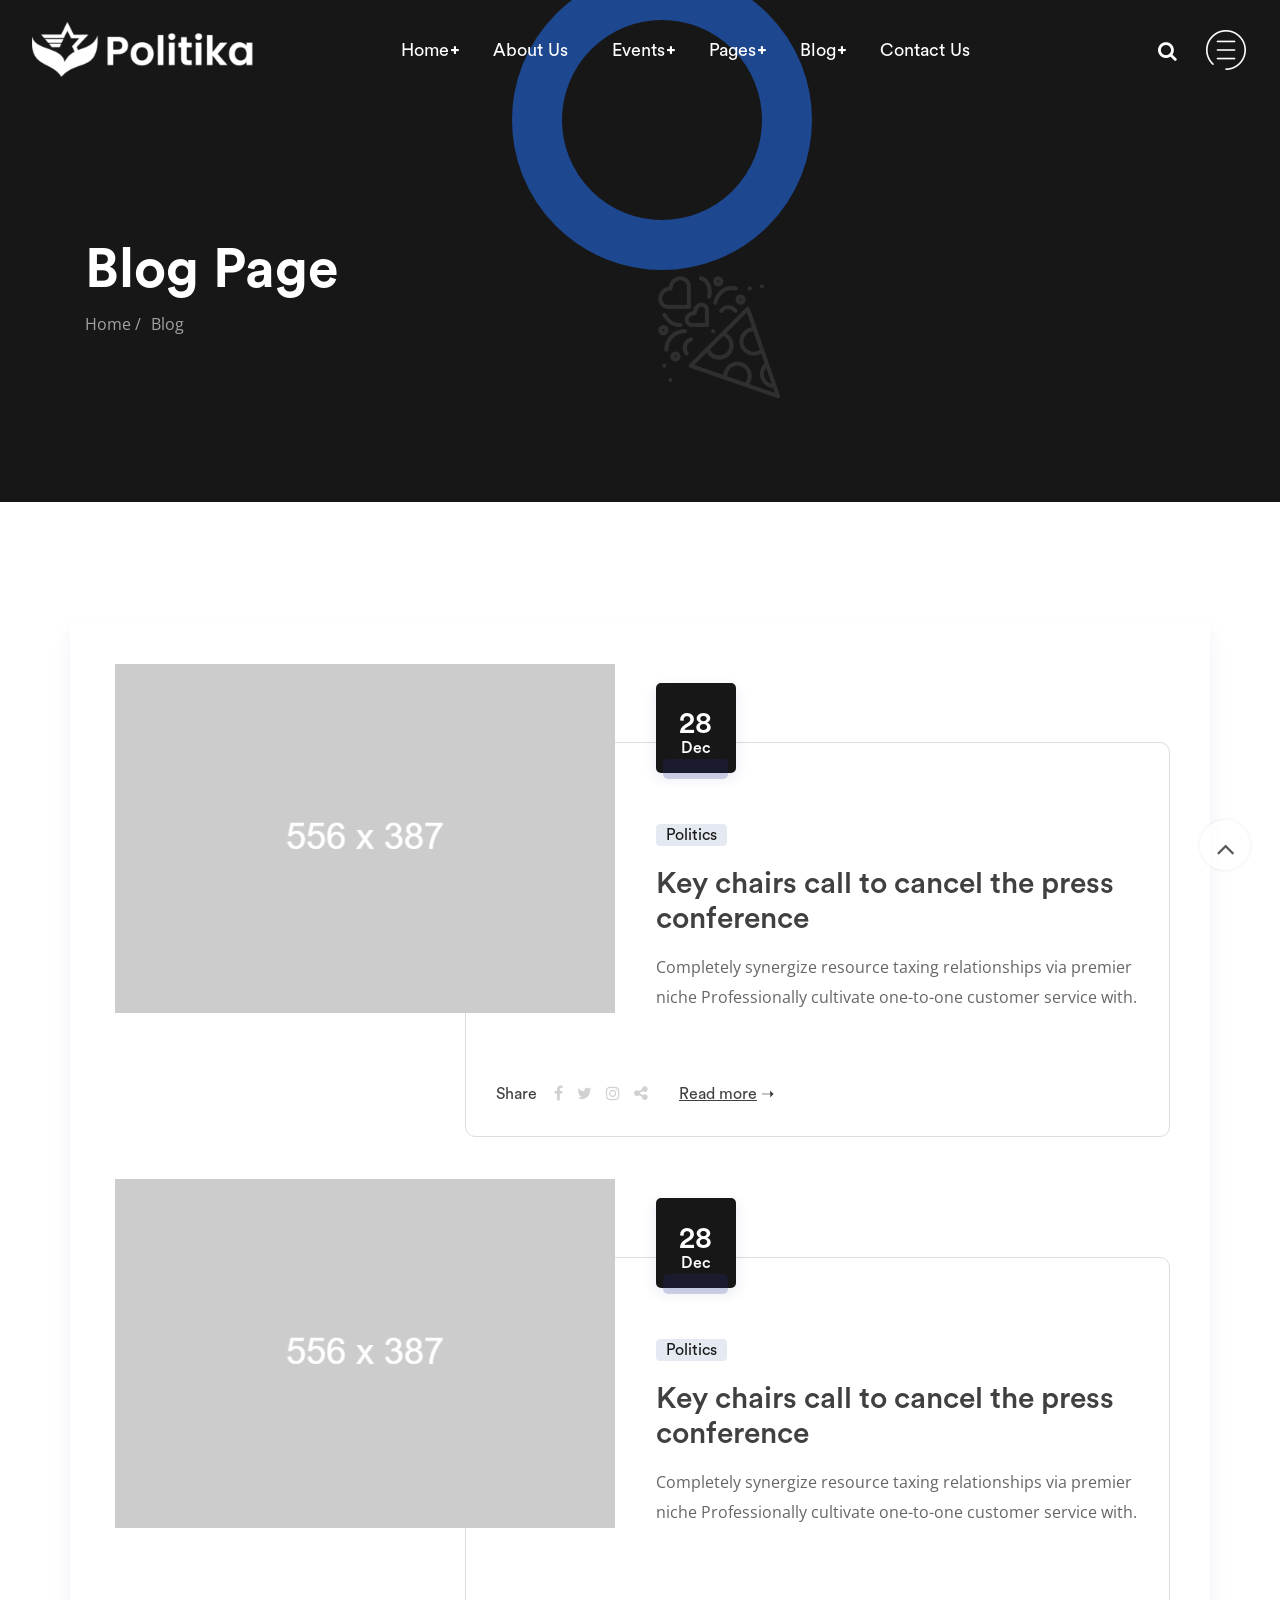
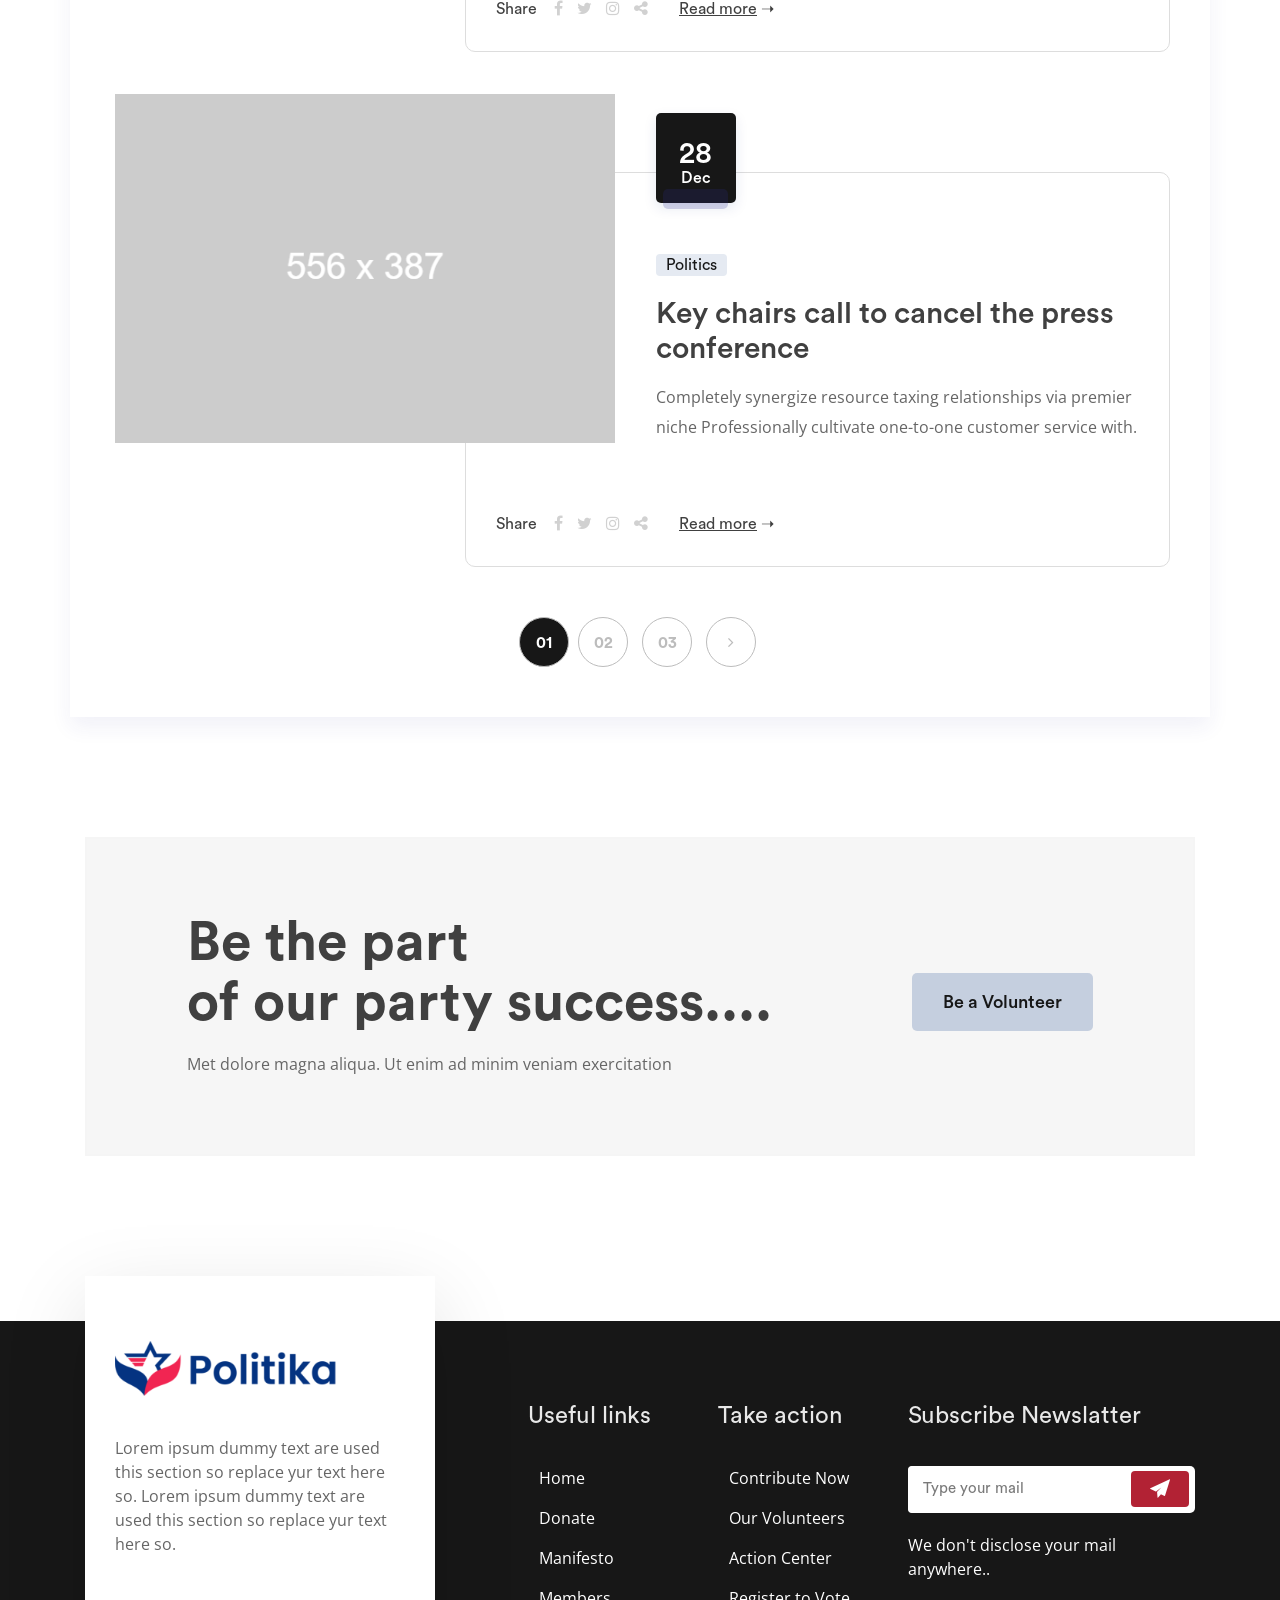
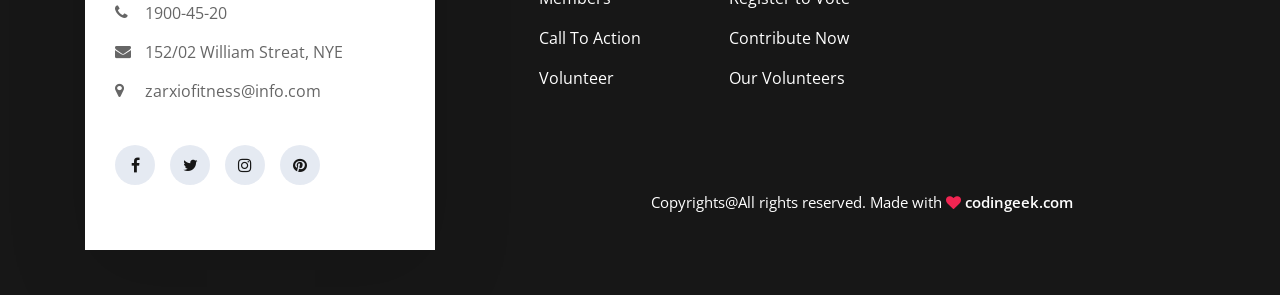
<file: blog-no-sidebar.html>
<!DOCTYPE html>
<html lang="en">
<head>
    <meta charset="UTF-8">
    <meta name="viewport" content="width=device-width, initial-scale=1.0">
    <meta http-equiv="X-UA-Compatible" content="IE=edge" />
    <meta http-equiv="X-UA-Compatible" content="ie=edge">
    <title>Politika - Political html template</title>
     <!-- favicon -->
     <link rel=icon href=assets/img/favicon.png sizes="20x20" type="image/png">
    <!-- animate -->
    <link rel="stylesheet" href="assets/css/animate.css">
    <!-- bootstrap -->
    <link rel="stylesheet" href="assets/css/bootstrap.min.css">
    <!-- magnific popup -->
    <link rel="stylesheet" href="assets/css/magnific-popup.css">
    <!-- Slick -->
    <link rel="stylesheet" href="assets/css/slick.css" />
    <link rel="stylesheet" href="assets/css/slick-theme.css" />
    <!-- nice select -->
    <link rel="stylesheet" href="assets/css/nice-select.css">
    <!-- owl carousel -->
    <link rel="stylesheet" href="assets/css/owl.carousel.min.css">
    <!-- fontawesome -->
    <link rel="stylesheet" href="assets/css/font-awesome.min.css">
    <!-- flaticon -->
    <link rel="stylesheet" href="assets/css/flaticon.css">
    <!-- bootstrap slider -->
    <link rel="stylesheet" href="assets/css/bootstrap-slider.min.css">
    <!-- Main Stylesheet -->
    <link rel="stylesheet" href="assets/css/style.css">
    <!-- responsive Stylesheet -->
    <link rel="stylesheet" href="assets/css/responsive.css">
</head>
<body>

    <!-- preloader area start -->
    <div class="preloader" id="preloader">
        <div class="preloader-inner">
            <div class="spinner">
                <div class="dot1"></div>
                <div class="dot2"></div>
            </div>
        </div>
    </div>
    <!-- preloader area end -->

    <!-- search Popup -->
    <div class="body-overlay" id="body-overlay"></div>
    <div class="search-popup" id="search-popup">
        <form action="index.html" class="search-form">
            <div class="form-group">
                <input type="text" class="form-control" placeholder="Search.....">
            </div>
            <button type="submit" class="submit-btn"><i class="fa fa-search"></i></button>
        </form>
    </div>
    <!-- //. search Popup -->

    <!--sidebar menu start-->
    <div class="sidebar-menu" id="sidebar-menu">
        <button class="sidebar-menu-close"><i class="flaticon-close"></i></button>
        <div class="sidebar-inner">
            <div class="sidebar-logo">
                <img src="assets/img/logo.png" alt="logo"/>
            </div>
            <div class="sidemenu-text">
                <p>We believe brand interaction is key in commu- nication. Real inno vations and a positive customer experience are the heart of successful commu- nication.</p>
            </div>
            <div class="sidebar-contact">
                <h4>Contact Us</h4>
                <ul>
                    <li><i class="fa fa-map-marker"></i>Lavaca Street, Suite 2000</li>
                    <li><i class="fa fa-envelope"></i>email@evha.com</li>
                    <li><i class="fa fa-phone"></i>(+880) 172570051</li>
                </ul>
            </div>
            <div class="sidebar-subscribe">
                <input type="text" placeholder="Email">
                <button><i class="fa fa-long-arrow-right"></i></button>
            </div>
            <div class="social-link">
                <ul>
                    <li><a href="#"><i class="fa fa-facebook-f"></i></a></li>
                    <li><a href="#"><i class="fa fa-twitter"></i></a></li>
                    <li><a href="#"><i class="fa fa-instagram"></i></a></li>
                    <li><a href="#"><i class="fa fa-pinterest"></i></a></li>
                </ul>
            </div>
        </div>
    </div>
    <!--sidebar menu end-->

    <!-- navbar start -->
    <div class="politix-navbar">
        <nav class="navbar navbar-area navbar-expand-lg nav-style-02">
            <div class="container nav-container">
                <div class="responsive-mobile-menu">
                    <button class="navbar-toggler" type="button" data-toggle="collapse" data-target="#billatrail_main_menu" 
                        aria-expanded="false" aria-label="Toggle navigation">
                        <span class="navbar-toggler-icon"></span>
                        <span class="bar1"></span>
                        <span class="bar2"></span>
                        <span class="bar3"></span>
                    </button>
                </div>
                <div class="logo">
                    <a href="index.html"> <img src="assets/img/logo-white.png" alt="logo"></a>
                </div>
                <div class="collapse navbar-collapse" id="billatrail_main_menu">
                    <ul class="navbar-nav menu-open">
                        <li class="menu-item-has-children current-menu-item">
                            <a href="#">Home</a>
                            <ul class="sub-menu">
                                <li><a href="index.html"><i class="fa fa-long-arrow-right"></i>Home 01</a></li>
                                <li><a href="index-2.html"><i class="fa fa-long-arrow-right"></i>Home 02</a></li>
                                <li><a href="index-3.html"><i class="fa fa-long-arrow-right"></i>Home 03</a></li>
                                <li><a href="index-4.html"><i class="fa fa-long-arrow-right"></i>Home 04</a></li>
                                <li><a href="index-5.html"><i class="fa fa-long-arrow-right"></i>Home 05</a></li>
                            </ul>
                        </li>
                        <li><a href="about.html">About Us</a></li>
                        <li class="menu-item-has-children">
                            <a href="#">Events</a>
                            <ul class="sub-menu">
                                <li><a href="event.html"><i class="fa fa-long-arrow-right"></i>Events</a></li>
                                <li><a href="event-details.html"><i class="fa fa-long-arrow-right"></i>Event Details</a></li>
                            </ul>
                        </li>
                        <li class="menu-item-has-children">
                            <a href="#">Pages</a>
                            <ul class="sub-menu">
                                <li><a href="action.html"><i class="fa fa-long-arrow-right"></i>Take Action</a></li>
                                <li><a href="volunteer.html"><i class="fa fa-long-arrow-right"></i>Become a volunteer</a></li>
                                <li><a href="causes.html"><i class="fa fa-long-arrow-right"></i>Recent Cases</a></li>
                                <li><a href="causes-details.html"><i class="fa fa-long-arrow-right"></i>Cases Details</a></li>
                                <li><a href="team.html"><i class="fa fa-long-arrow-right"></i>Team</a></li>
                                <li><a href="404.html"><i class="fa fa-long-arrow-right"></i>404</a></li>
                                <li><a href="coming-soon.html"><i class="fa fa-long-arrow-right"></i>Coming Soon</a></li>
                                <li><a href="faq.html"><i class="fa fa-long-arrow-right"></i>FAQ</a></li>
                                <li><a href="donate.html"><i class="fa fa-long-arrow-right"></i>Donate</a></li>
                                <li><a href="signin.html"><i class="fa fa-long-arrow-right"></i>Sign In</a></li>
                                <li><a href="signup.html"><i class="fa fa-long-arrow-right"></i>Sign Up</a></li>
                            </ul>
                        </li>
                        <li class="menu-item-has-children">
                            <a href="#">Blog</a>
                            <ul class="sub-menu">
                                <li><a href="blog.html"><i class="fa fa-long-arrow-right"></i>Blog</a></li>
                                <li><a href="blog-no-sidebar.html"><i class="fa fa-long-arrow-right"></i>Blog Without Sidebar</a></li>
                                <li><a href="blog-details.html"><i class="fa fa-long-arrow-right"></i>Blog Details</a></li>
                                <li><a href="blog-details-no-sidebar.html"><i class="fa fa-long-arrow-right"></i>Blog Details Without Sidebar</a></li>
                            </ul>
                        </li>
                        <li><a href="contact.html">Contact Us</a></li>
                    </ul>
                </div>
                <div class="nav-right-part">
                    <ul>
                        <li class="search" id="search">
                            <a href="#"><i class="fa fa-search"></i></a>
                        </li>
                        <li class="menubar d-none d-lg-block" id="navigation-button">
                            <a><i class="flaticon-menu-button"></i></a>
                        </li>
                    </ul>
                </div>
            </div>
        </nav>
    </div>
    <!-- navbar end -->

    <!-- breadcrumb-area start -->
    <div class="breadcrumb-area breadcrumb-style-02 main-bg">
        <div class="container">
            <div class="row">
                <div class="col-lg-12">
                    <div class="breadcrumb-inner padding-top-238">
                        <h1 class="page-title">Blog Page</h1>
                        <ul class="page-list">
                            <li><a href="index.html">Home /</a></li>
                            <li><a href="blog.html">Blog</a></li>
                        </ul>
                    </div>
                </div>
            </div>
        </div>
        <div class="breadcrumb-icon">
            <i class="flaticon-fireworks"></i>
        </div>
    </div>
    <!-- breadcrumb-area end -->

    <!-- blog area start -->
    <div class="blog-area margin-top-120">
        <div class="container">
            <div class="row blog-no-sidebar">
                <div class="col-lg-8 offset-lg-4">
                    <div class="blog-item-style-02 margin-top-120">
                        <div class="b-img">
                            <a href="#"><img src="assets/img/blog/blog1.png" alt=""></a>
                        </div>
                        <div class="b-content">
                            <span class="causes-tag mr-3"><a href="#">Politics</a></span>
                            <div class="blog-date-box">
                                <h4>28<br><span>Dec</span></h4>
                            </div>
                            <h4 class="section-title"><a href="blog-details.html">Key chairs call to cancel the press conference</a></h4>
                            <p>Completely synergize resource taxing relationships via premier niche Professionally cultivate one-to-one customer service with.</p>
                        </div>
                        
                        <div class="blog-meta d-flex flex-column flex-lg-row">
                            <div class="blog-social-share d-flex mr-4">
                                <span>Share</span>
                                <ul>
                                    <li><a href=""><i class="fa fa-facebook-f"></i></a></li>
                                    <li><a href=""><i class="fa fa-twitter"></i></a></li>
                                    <li><a href=""><i class="fa fa-instagram"></i></a></li>
                                    <li><a href=""><i class="fa fa-share-alt"></i></a></li>
                                </ul>
                            </div>
                            
                            <div class="btn-wrapper">
                                <a href="blog-details.html">Read more</a> ➝
                            </div>
                        </div>
                    </div>
                    <div class="blog-item-style-02 margin-top-120">
                        <div class="b-img">
                            <a href="#"><img src="assets/img/blog/blog2.png" alt=""></a>
                        </div>
                        <div class="b-content">
                            <span class="causes-tag mr-3"><a href="#">Politics</a></span>
                            <div class="blog-date-box">
                                <h4>28<br><span>Dec</span></h4>
                            </div>
                            <h4 class="section-title"><a href="blog-details.html">Key chairs call to cancel the press conference</a></h4>
                            <p>Completely synergize resource taxing relationships via premier niche Professionally cultivate one-to-one customer service with.</p>
                        </div>
                        
                        <div class="blog-meta d-flex flex-column flex-lg-row">
                            <div class="blog-social-share d-flex mr-4">
                                <span>Share</span>
                                <ul>
                                    <li><a href=""><i class="fa fa-facebook-f"></i></a></li>
                                    <li><a href=""><i class="fa fa-twitter"></i></a></li>
                                    <li><a href=""><i class="fa fa-instagram"></i></a></li>
                                    <li><a href=""><i class="fa fa-share-alt"></i></a></li>
                                </ul>
                            </div>
                            
                            <div class="btn-wrapper">
                                <a href="blog-details.html">Read more</a> ➝
                            </div>
                        </div>
                    </div>
                    <div class="blog-item-style-02 margin-top-120">
                        <div class="b-img">
                            <a href="#"><img src="assets/img/blog/blog3.png" alt=""></a>
                        </div>
                        <div class="b-content">
                            <span class="causes-tag mr-3"><a href="#">Politics</a></span>
                            <div class="blog-date-box">
                                <h4>28<br><span>Dec</span></h4>
                            </div>
                            <h4 class="section-title"><a href="blog-details.html">Key chairs call to cancel the press conference</a></h4>
                            <p>Completely synergize resource taxing relationships via premier niche Professionally cultivate one-to-one customer service with.</p>
                        </div>
                        
                        <div class="blog-meta d-flex flex-column flex-lg-row">
                            <div class="blog-social-share d-flex mr-4">
                                <span>Share</span>
                                <ul>
                                    <li><a href=""><i class="fa fa-facebook-f"></i></a></li>
                                    <li><a href=""><i class="fa fa-twitter"></i></a></li>
                                    <li><a href=""><i class="fa fa-instagram"></i></a></li>
                                    <li><a href=""><i class="fa fa-share-alt"></i></a></li>
                                </ul>
                            </div>
                            
                            <div class="btn-wrapper">
                                <a href="blog-details.html">Read more</a> ➝
                            </div>
                        </div>
                    </div>
                </div>
                
                <div class="col-md-12">
                    <div class="pagination-area d-flex justify-content-center margin-top-50 padding-bottom-50">
                        <ul>
                            <li>
                                <span class="page-bumber current">01</span>
                            </li>
                            <li>
                                <span class="page-bumber">02</span>
                            </li>
                            <li>
                                <span class="page-bumber">03</span>
                            </li>
                            <li>
                                <span class="next page-bumber"> <i class="fa fa-angle-right"></i></span>
                            </li>
                        </ul>
                    </div>
                </div>
            </div>
        </div>
    </div>
    <!-- blog area end -->

    <!-- party-box-area start -->
    <div class="party-box-area padding-top-120 margin-bottom-165">
        <div class="container">
            <div class="col-lg-12 party-box-wrapper d-flex flex-lg-row flex-column justify-content-lg-between justify-content-center text-lg-left text-center">
                <div class="party-box-content">
                    <h4>Be the part<br> of our party success....</h4>
                    <p>Met dolore magna aliqua. Ut enim ad minim veniam exercitation</p>
                </div>
                <div class="btn-wrapper align-self-center">
                    <a class="btn btn-custom-primary" href="#">Be a Volunteer</a>
                </div>
            </div>
        </div>
    </div>
    <!-- party-box-area end -->

    <!-- footer area start -->
    <footer class="footer-area footer-style-1 main-bg">
        <div class="footer-top">
            <div class="container">
                <div class="row">
                    <div class="col-xl-4">
                        <div class="footer-widget widget contact-widget">
                            <a href="index.html" class="footer-logo"> 
                                <img src="assets/img/logo.png" alt="footer logo">
                            </a>
                            <p>Lorem ipsum dummy text are used this section so replace yur text here so. Lorem ipsum dummy text are used this section so replace yur text here so.</p>
                            <ul class="contact_info_list">
                                <li class="single-info-item">
                                    <div class="icon">
                                        <i class="fa fa-phone"></i>
                                    </div>
                                    <div class="details">
                                        1900-45-20
                                    </div>
                                </li>
                                <li class="single-info-item">
                                    <div class="icon">
                                        <i class="fa fa-envelope"></i>
                                    </div>
                                    <div class="details">
                                        152/02 William Streat, NYE
                                    </div>
                                </li>
                                <li class="single-info-item">
                                    <div class="icon">
                                        <i class="fa fa-map-marker"></i>
                                    </div>
                                    <div class="details">
                                        zarxiofitness@info.com
                                    </div>
                                </li>
                            </ul>
                            <ul class="footer-social">
                                <li><a href="#"><i class="fa fa-facebook-f"></i></a></li>
                                <li><a href="#"><i class="fa fa-twitter"></i></a></li>
                                <li><a href="#"><i class="fa fa-instagram"></i></a></li>
                                <li><a href="#"><i class="fa fa-pinterest"></i></a></li>
                            </ul>
                        </div>
                    </div>
                    <div class="col-xl-8 margin-xlt-80">
                        <div class="row">
                            <div class="col-lg-3 col-xl-3 offset-xl-1">
                                <div class="footer-widget widget widget_nav_menu">
                                    <h4 class="widget-title">Useful links</h4>
                                    <ul>
                                        <li><a href="#"><i class="fa fa-long-arrow-right" aria-hidden="true"></i>Home</a></li>
                                        <li><a href="#"><i class="fa fa-long-arrow-right" aria-hidden="true"></i>Donate</a></li>
                                        <li><a href="#"><i class="fa fa-long-arrow-right" aria-hidden="true"></i>Manifesto</a></li>
                                        <li><a href="#"><i class="fa fa-long-arrow-right" aria-hidden="true"></i>Members</a></li>
                                        <li><a href="#"><i class="fa fa-long-arrow-right" aria-hidden="true"></i>Call To Action</a></li>
                                        <li><a href="#"><i class="fa fa-long-arrow-right" aria-hidden="true"></i>Volunteer</a></li>
                                    </ul>
                                </div>
                            </div>
                            <div class="col-lg-3">
                                <div class="footer-widget widget widget_nav_menu">
                                    <h4 class="widget-title">Take action</h4>
                                    <ul>
                                        <li><a href="#"><i class="fa fa-long-arrow-right" aria-hidden="true"></i>Contribute Now</a></li>
                                        <li><a href="#"><i class="fa fa-long-arrow-right" aria-hidden="true"></i>Our Volunteers</a></li>
                                        <li><a href="#"><i class="fa fa-long-arrow-right" aria-hidden="true"></i>Action Center</a></li>
                                        <li><a href="#"><i class="fa fa-long-arrow-right" aria-hidden="true"></i>Register to Vote</a></li>
                                        <li><a href="#"><i class="fa fa-long-arrow-right" aria-hidden="true"></i>Contribute Now</a></li>
                                        <li><a href="#"><i class="fa fa-long-arrow-right" aria-hidden="true"></i>Our Volunteers</a></li>
                                    </ul>
                                </div>
                            </div>
                            <div class="col-lg-5">
                                <div class="footer-widget widget">
                                    <h4 class="widget-title">Subscribe Newslatter</h4>
                                    <div class="subscribe-form">
                                        <div class="input-group">
                                            <input type="text" class="form-control" placeholder="Type your mail">
                                            <span class="input-group-btn">
                                                <button class="btn btn-default submit-btn" type="button"><i class="flaticon-sent-mail"></i></button>
                                            </span>
                                        </div>
                                    </div>
                                    <p class="description">We don't disclose your mail anywhere..</p>
                                </div>
                            </div>
                            <div class="col-xl-11 offset-xl-1">
                                <div class="copyright-area-inner copyright-sm margin-top-35">
                                    Copyrights@All rights reserved. Made with <i class="fa fa-heart"></i> <a href="https://codingeek.net/" target="_blank">codingeek.com</a>
                                </div>
                            </div>
                        </div>
                    </div>
                </div>
            </div>
        </div>
    </footer>
    <!-- footer area end -->

    <!-- back to top area start -->
    <div class="back-to-top">
        <span class="back-top"><i class="fa fa-angle-up"></i></span>
    </div>
    <!-- back to top area end -->

    <!-- jquery -->
    <script src="assets/js/vendor/jquery-2.2.4.min.js"></script>
    <!-- popper -->
    <script src="assets/js/vendor/popper.min.js"></script>
    <!-- bootstrap -->
    <script src="assets/js/vendor/bootstrap.min.js"></script>
    <!-- magnific popup -->
    <script src="assets/js/vendor/jquery.magnific-popup.js"></script>
    <!-- wow -->
    <script src="assets/js/vendor/wow.min.js"></script>
    <!-- nice select -->
    <script src="assets/js/vendor/nice-select.js"></script>
    <!-- owl carousel -->
    <script src="assets/js/vendor/owl.carousel.min.js"></script>
    <!-- Slick -->
    <script src="assets/js/vendor/slick.min.js"></script>
    <!-- Slick Animation -->
    <script src="assets/js/vendor/slick-animation.js"></script>
    <!-- waypoint -->
    <script src="assets/js/vendor/waypoints.min.js"></script>
    <!-- imageloaded -->
    <script src="assets/js/vendor/imagesloaded.pkgd.min.js"></script>
    <!-- swiper -->
    <script src="assets/js/vendor/swiper.min.js"></script>
    <!-- isotope -->
    <script src="assets/js/vendor/isotope.pkgd.min.js"></script>

    <script src="assets/js/vendor/jquery.classyloader.js"></script>

    <script src="assets/js/vendor/bootstrap-slider.min.js"></script>

    <!-- main js -->
    <script src="assets/js/script.js"></script>
    <script src="assets/js/main.js"></script>
</body>
</html>
</file>
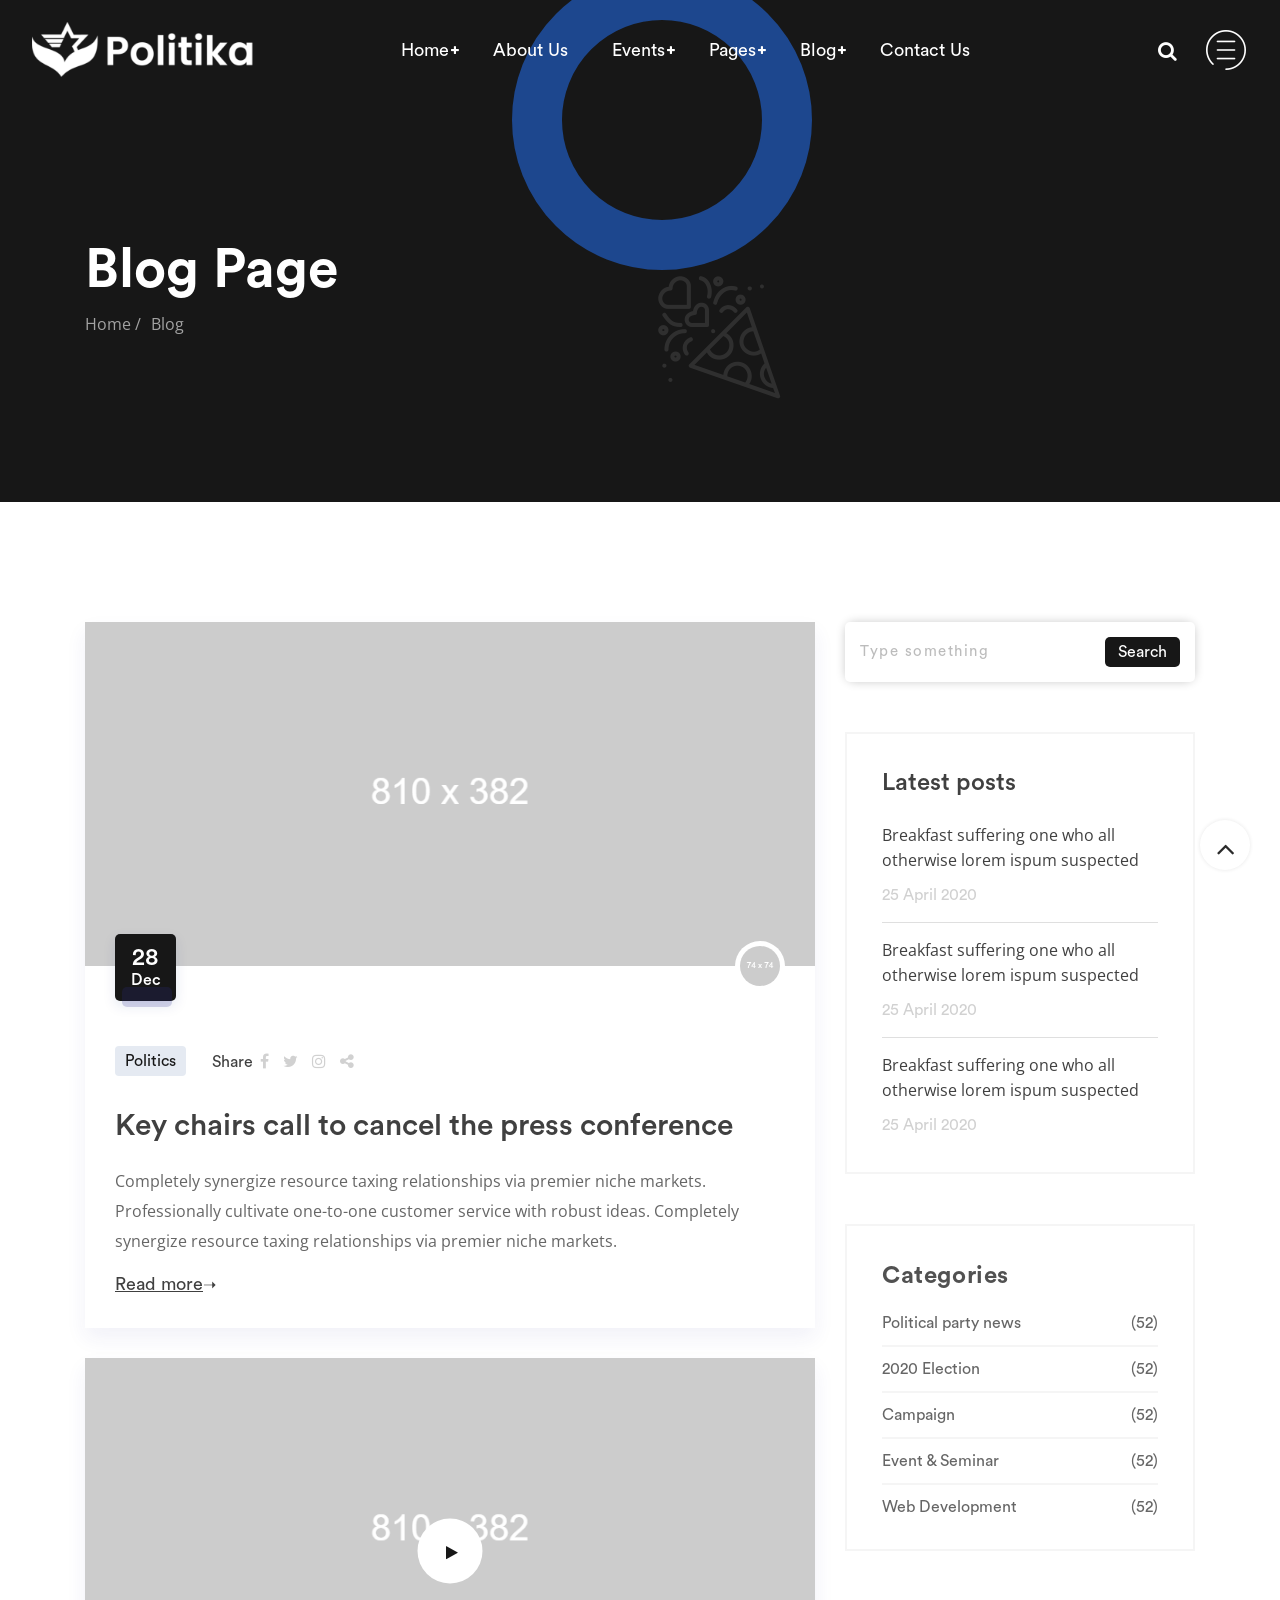
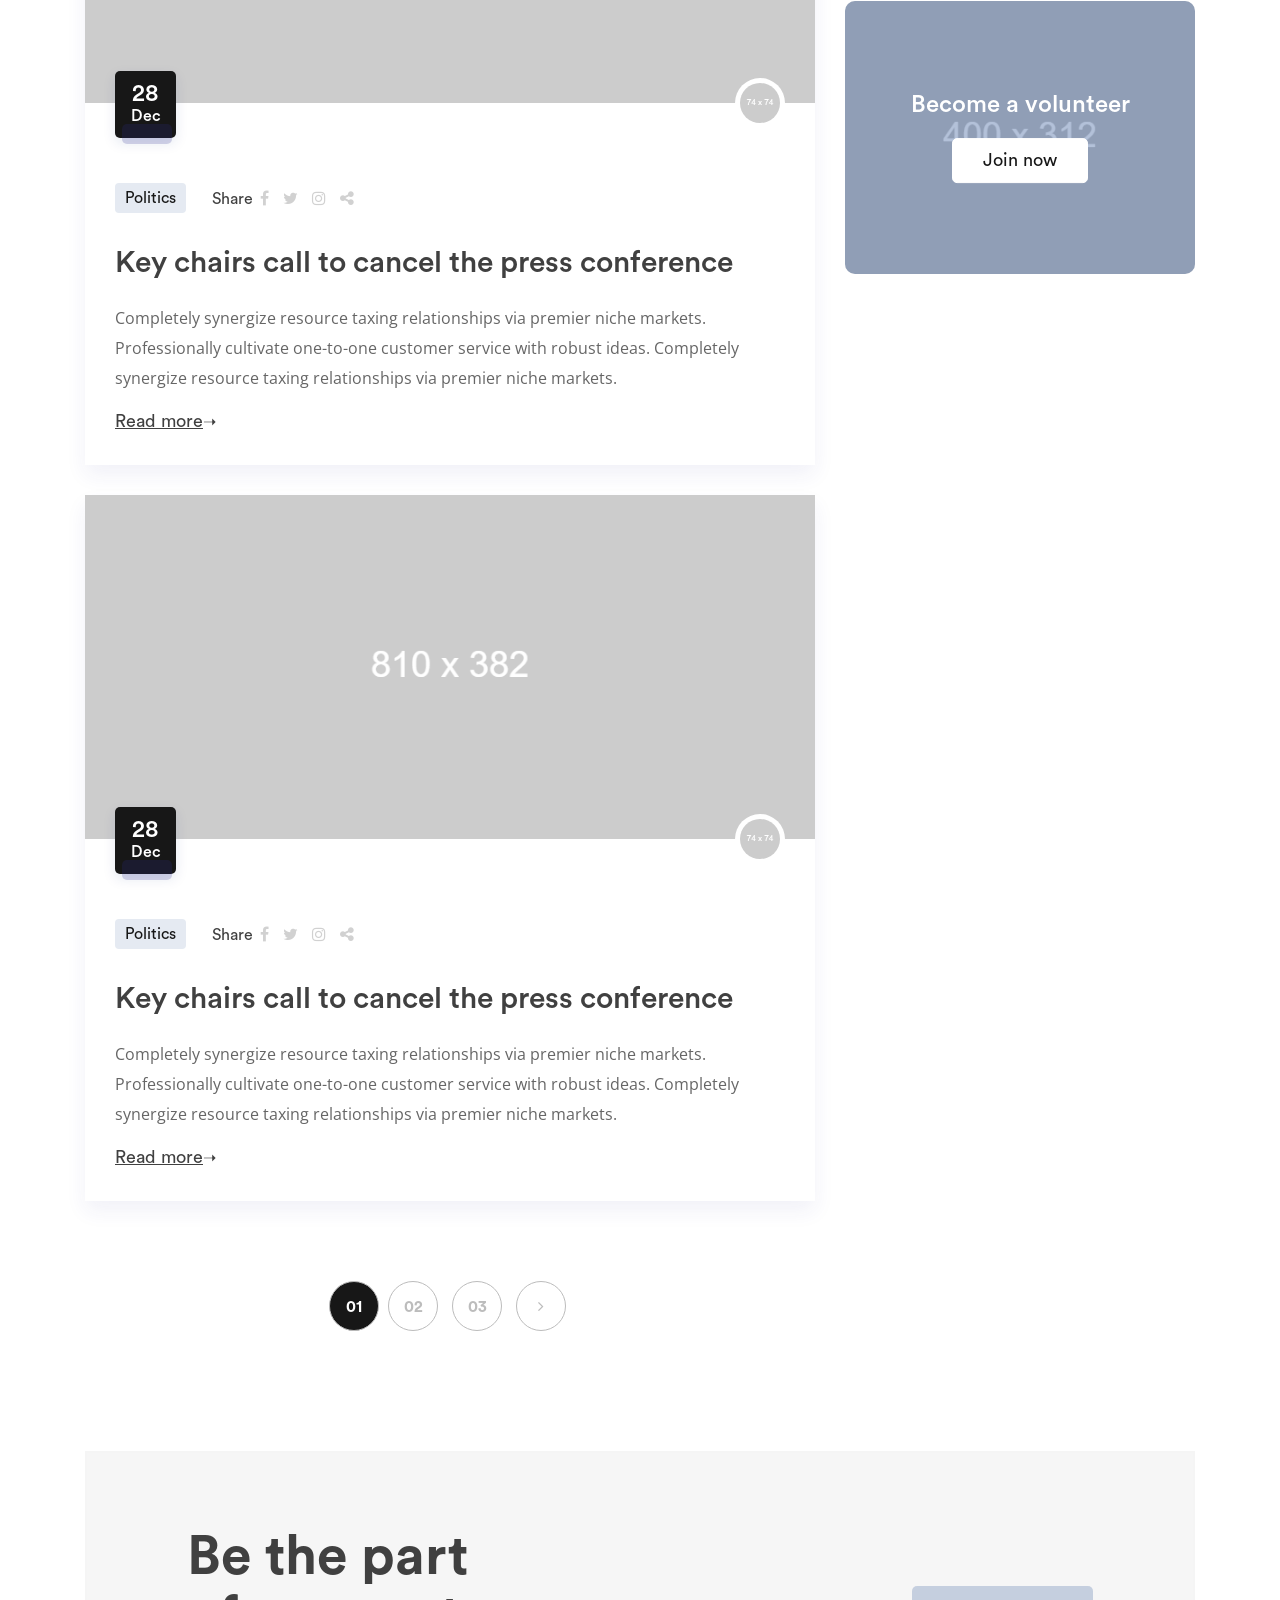
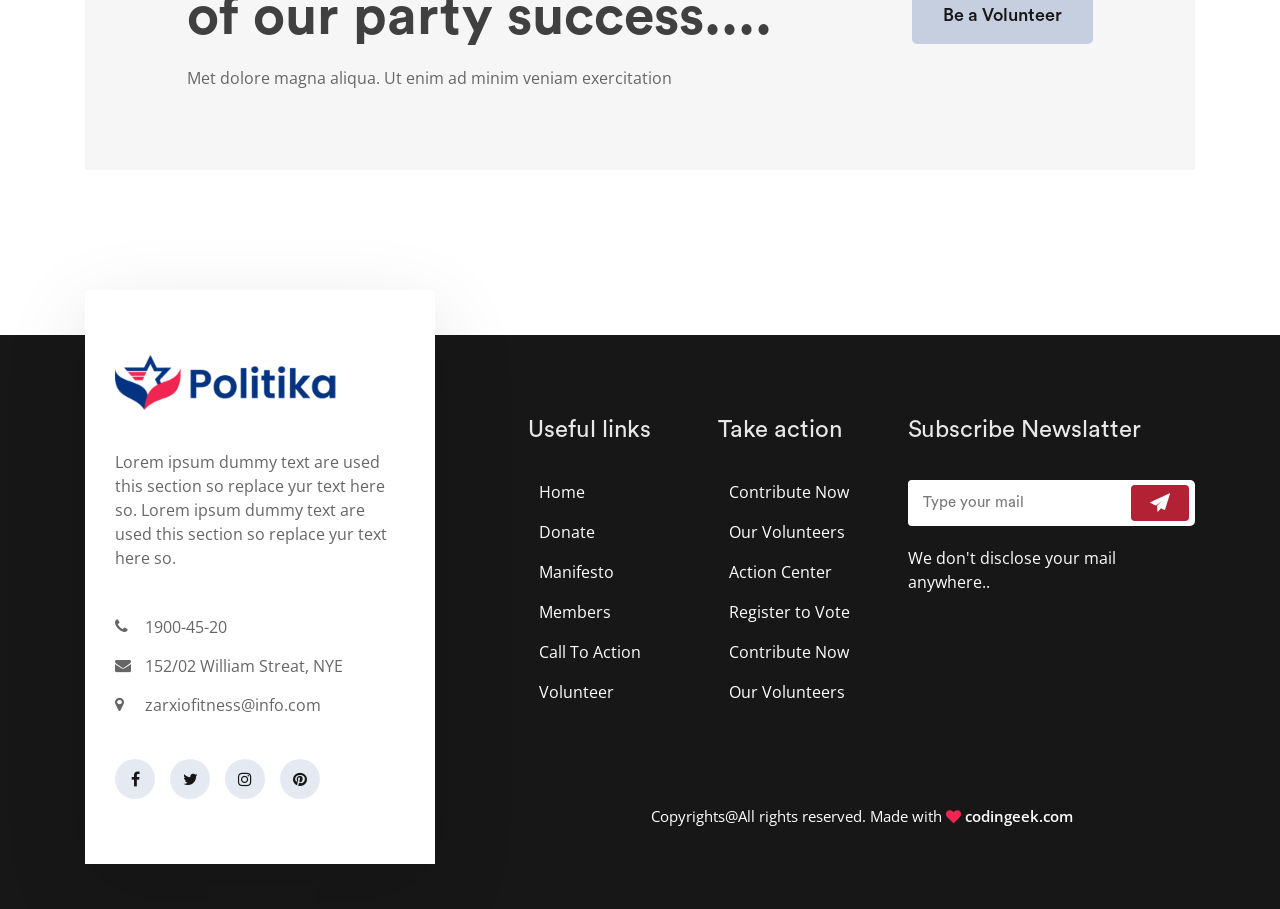
<file: blog.html>
<!DOCTYPE html>
<html lang="en">
<head>
    <meta charset="UTF-8">
    <meta name="viewport" content="width=device-width, initial-scale=1.0">
    <meta http-equiv="X-UA-Compatible" content="IE=edge" />
    <meta http-equiv="X-UA-Compatible" content="ie=edge">
    <title>Politika - Political html template</title>
     <!-- favicon -->
     <link rel=icon href=assets/img/favicon.png sizes="20x20" type="image/png">
    <!-- animate -->
    <link rel="stylesheet" href="assets/css/animate.css">
    <!-- bootstrap -->
    <link rel="stylesheet" href="assets/css/bootstrap.min.css">
    <!-- magnific popup -->
    <link rel="stylesheet" href="assets/css/magnific-popup.css">
    <!-- Slick -->
    <link rel="stylesheet" href="assets/css/slick.css" />
    <link rel="stylesheet" href="assets/css/slick-theme.css" />
    <!-- nice select -->
    <link rel="stylesheet" href="assets/css/nice-select.css">
    <!-- owl carousel -->
    <link rel="stylesheet" href="assets/css/owl.carousel.min.css">
    <!-- fontawesome -->
    <link rel="stylesheet" href="assets/css/font-awesome.min.css">
    <!-- flaticon -->
    <link rel="stylesheet" href="assets/css/flaticon.css">
    <!-- bootstrap slider -->
    <link rel="stylesheet" href="assets/css/bootstrap-slider.min.css">
    <!-- Main Stylesheet -->
    <link rel="stylesheet" href="assets/css/style.css">
    <!-- responsive Stylesheet -->
    <link rel="stylesheet" href="assets/css/responsive.css">
</head>
<body>

    <!-- preloader area start -->
    <div class="preloader" id="preloader">
        <div class="preloader-inner">
            <div class="spinner">
                <div class="dot1"></div>
                <div class="dot2"></div>
            </div>
        </div>
    </div>
    <!-- preloader area end -->

    <!-- search Popup -->
    <div class="body-overlay" id="body-overlay"></div>
    <div class="search-popup" id="search-popup">
        <form action="index.html" class="search-form">
            <div class="form-group">
                <input type="text" class="form-control" placeholder="Search.....">
            </div>
            <button type="submit" class="submit-btn"><i class="fa fa-search"></i></button>
        </form>
    </div>
    <!-- //. search Popup -->

    <!--sidebar menu start-->
    <div class="sidebar-menu" id="sidebar-menu">
        <button class="sidebar-menu-close"><i class="flaticon-close"></i></button>
        <div class="sidebar-inner">
            <div class="sidebar-logo">
                <img src="assets/img/logo.png" alt="logo"/>
            </div>
            <div class="sidemenu-text">
                <p>We believe brand interaction is key in commu- nication. Real inno vations and a positive customer experience are the heart of successful commu- nication.</p>
            </div>
            <div class="sidebar-contact">
                <h4>Contact Us</h4>
                <ul>
                    <li><i class="fa fa-map-marker"></i>Lavaca Street, Suite 2000</li>
                    <li><i class="fa fa-envelope"></i>email@evha.com</li>
                    <li><i class="fa fa-phone"></i>(+880) 172570051</li>
                </ul>
            </div>
            <div class="sidebar-subscribe">
                <input type="text" placeholder="Email">
                <button><i class="fa fa-long-arrow-right"></i></button>
            </div>
            <div class="social-link">
                <ul>
                    <li><a href="#"><i class="fa fa-facebook-f"></i></a></li>
                    <li><a href="#"><i class="fa fa-twitter"></i></a></li>
                    <li><a href="#"><i class="fa fa-instagram"></i></a></li>
                    <li><a href="#"><i class="fa fa-pinterest"></i></a></li>
                </ul>
            </div>
        </div>
    </div>
    <!--sidebar menu end-->

    <!-- navbar start -->
    <div class="politix-navbar">
        <nav class="navbar navbar-area navbar-expand-lg nav-style-02">
            <div class="container nav-container">
                <div class="responsive-mobile-menu">
                    <button class="navbar-toggler" type="button" data-toggle="collapse" data-target="#billatrail_main_menu" 
                        aria-expanded="false" aria-label="Toggle navigation">
                        <span class="navbar-toggler-icon"></span>
                        <span class="bar1"></span>
                        <span class="bar2"></span>
                        <span class="bar3"></span>
                    </button>
                </div>
                <div class="logo">
                    <a href="index.html"> <img src="assets/img/logo-white.png" alt="logo"></a>
                </div>
                <div class="collapse navbar-collapse" id="billatrail_main_menu">
                    <ul class="navbar-nav menu-open">
                        <li class="menu-item-has-children current-menu-item">
                            <a href="#">Home</a>
                            <ul class="sub-menu">
                                <li><a href="index.html"><i class="fa fa-long-arrow-right"></i>Home 01</a></li>
                                <li><a href="index-2.html"><i class="fa fa-long-arrow-right"></i>Home 02</a></li>
                                <li><a href="index-3.html"><i class="fa fa-long-arrow-right"></i>Home 03</a></li>
                                <li><a href="index-4.html"><i class="fa fa-long-arrow-right"></i>Home 04</a></li>
                                <li><a href="index-5.html"><i class="fa fa-long-arrow-right"></i>Home 05</a></li>
                            </ul>
                        </li>
                        <li><a href="about.html">About Us</a></li>
                        <li class="menu-item-has-children">
                            <a href="#">Events</a>
                            <ul class="sub-menu">
                                <li><a href="event.html"><i class="fa fa-long-arrow-right"></i>Events</a></li>
                                <li><a href="event-details.html"><i class="fa fa-long-arrow-right"></i>Event Details</a></li>
                            </ul>
                        </li>
                        <li class="menu-item-has-children">
                            <a href="#">Pages</a>
                            <ul class="sub-menu">
                                <li><a href="action.html"><i class="fa fa-long-arrow-right"></i>Take Action</a></li>
                                <li><a href="volunteer.html"><i class="fa fa-long-arrow-right"></i>Become a volunteer</a></li>
                                <li><a href="causes.html"><i class="fa fa-long-arrow-right"></i>Recent Cases</a></li>
                                <li><a href="causes-details.html"><i class="fa fa-long-arrow-right"></i>Cases Details</a></li>
                                <li><a href="team.html"><i class="fa fa-long-arrow-right"></i>Team</a></li>
                                <li><a href="404.html"><i class="fa fa-long-arrow-right"></i>404</a></li>
                                <li><a href="coming-soon.html"><i class="fa fa-long-arrow-right"></i>Coming Soon</a></li>
                                <li><a href="faq.html"><i class="fa fa-long-arrow-right"></i>FAQ</a></li>
                                <li><a href="donate.html"><i class="fa fa-long-arrow-right"></i>Donate</a></li>
                                <li><a href="signin.html"><i class="fa fa-long-arrow-right"></i>Sign In</a></li>
                                <li><a href="signup.html"><i class="fa fa-long-arrow-right"></i>Sign Up</a></li>
                            </ul>
                        </li>
                        <li class="menu-item-has-children">
                            <a href="#">Blog</a>
                            <ul class="sub-menu">
                                <li><a href="blog.html"><i class="fa fa-long-arrow-right"></i>Blog</a></li>
                                <li><a href="blog-no-sidebar.html"><i class="fa fa-long-arrow-right"></i>Blog Without Sidebar</a></li>
                                <li><a href="blog-details.html"><i class="fa fa-long-arrow-right"></i>Blog Details</a></li>
                                <li><a href="blog-details-no-sidebar.html"><i class="fa fa-long-arrow-right"></i>Blog Details Without Sidebar</a></li>
                            </ul>
                        </li>
                        <li><a href="contact.html">Contact Us</a></li>
                    </ul>
                </div>
                <div class="nav-right-part">
                    <ul>
                        <li class="search" id="search">
                            <a href="#"><i class="fa fa-search"></i></a>
                        </li>
                        <li class="menubar d-none d-lg-block" id="navigation-button">
                            <a><i class="flaticon-menu-button"></i></a>
                        </li>
                    </ul>
                </div>
            </div>
        </nav>
    </div>
    <!-- navbar end -->

    <!-- breadcrumb-area start -->
    <div class="breadcrumb-area breadcrumb-style-02 main-bg">
        <div class="container">
            <div class="row">
                <div class="col-lg-12">
                    <div class="breadcrumb-inner padding-top-238">
                        <h1 class="page-title">Blog Page</h1>
                        <ul class="page-list">
                            <li><a href="index.html">Home /</a></li>
                            <li><a href="blog.html">Blog</a></li>
                        </ul>
                    </div>
                </div>
            </div>
        </div>
        <div class="breadcrumb-icon">
            <i class="flaticon-fireworks"></i>
        </div>
    </div>
    <!-- breadcrumb-area end -->

    <!-- blog area start -->
    <div class="blog-area margin-top-120">
        <div class="container">
            <div class="row">
                <div class="col-lg-8">
                    <div class="row">
                        <div class="col-md-12">
                            <div class="blog-item-style-01 margin-bottom-30">
                                <div class="b-img">
                                    <a href="#"><img src="assets/img/blog/item1.png" alt=""></a>
                                    <div class="blog-date-box">
                                        <h4>28<br><span>Dec</span></h4>
                                    </div>
                                    <div class="small-thumb">
                                        <img src="assets/img/blog/sm1.png" alt="small thumb">
                                    </div>
                                </div>
                                <div class="b-content">
                                    <div class="blog-meta flex-column flex-lg-row">
                                        <span class="causes-tag mr-3"><a href="#">Politics</a></span>
                                        <ul>
                                            <li><span>Share</span></li>
                                            <li><a href=""><i class="fa fa-facebook-f"></i></a></li>
                                            <li><a href=""><i class="fa fa-twitter"></i></a></li>
                                            <li><a href=""><i class="fa fa-instagram"></i></a></li>
                                            <li><a href=""><i class="fa fa-share-alt"></i></a></li>
                                        </ul>
                                    </div>
                                    <h4 class="section-title"><a href="blog-details.html">Key chairs call to cancel the press conference</a></h4>
                                    <p>Completely synergize resource taxing relationships via premier niche markets. Professionally cultivate one-to-one customer service with robust ideas. Completely synergize resource taxing relationships via premier niche markets.</p>
                                    <div class="btn-wrapper">
                                        <a href="#">Read more</a>➝
                                    </div>
                                </div>
                            </div>
                        </div>
                        <div class="col-md-12">
                            <div class="blog-item-style-01 margin-bottom-30">
                                <div class="b-img">
                                    <a href="#"><img src="assets/img/blog/item2.png" alt=""></a>
                                    <div class="video-btn-style-03">
                                        <a href="#"><i class="fa fa-play"></i></a>
                                    </div>
                                    <div class="blog-date-box">
                                        <h4>28<br><span>Dec</span></h4>
                                    </div>
                                    <div class="small-thumb">
                                        <img src="assets/img/blog/sm1.png" alt="small thumb">
                                    </div>
                                </div>
                                <div class="b-content">
                                    <div class="blog-meta flex-column flex-lg-row">
                                        <span class="causes-tag mr-3"><a href="#">Politics</a></span>
                                        <ul>
                                            <li><span>Share</span></li>
                                            <li><a href=""><i class="fa fa-facebook-f"></i></a></li>
                                            <li><a href=""><i class="fa fa-twitter"></i></a></li>
                                            <li><a href=""><i class="fa fa-instagram"></i></a></li>
                                            <li><a href=""><i class="fa fa-share-alt"></i></a></li>
                                        </ul>
                                    </div>
                                    <h4 class="section-title"><a href="blog-details.html">Key chairs call to cancel the press conference</a></h4>
                                    <p>Completely synergize resource taxing relationships via premier niche markets. Professionally cultivate one-to-one customer service with robust ideas. Completely synergize resource taxing relationships via premier niche markets.</p>
                                    <div class="btn-wrapper">
                                        <a href="#">Read more</a>➝
                                    </div>
                                </div>
                            </div>
                        </div>
                        <div class="col-md-12">
                            <div class="blog-item-style-01 margin-bottom-30">
                                <div class="b-img">
                                    <a href="#"><img src="assets/img/blog/item1.png" alt=""></a>
                                    <div class="blog-date-box">
                                        <h4>28<br><span>Dec</span></h4>
                                    </div>
                                    <div class="small-thumb">
                                        <img src="assets/img/blog/sm1.png" alt="small thumb">
                                    </div>
                                </div>
                                <div class="b-content">
                                    <div class="blog-meta flex-column flex-lg-row">
                                        <span class="causes-tag mr-3"><a href="#">Politics</a></span>
                                        <ul>
                                            <li><span>Share</span></li>
                                            <li><a href=""><i class="fa fa-facebook-f"></i></a></li>
                                            <li><a href=""><i class="fa fa-twitter"></i></a></li>
                                            <li><a href=""><i class="fa fa-instagram"></i></a></li>
                                            <li><a href=""><i class="fa fa-share-alt"></i></a></li>
                                        </ul>
                                    </div>
                                    <h4 class="section-title"><a href="blog-details.html">Key chairs call to cancel the press conference</a></h4>
                                    <p>Completely synergize resource taxing relationships via premier niche markets. Professionally cultivate one-to-one customer service with robust ideas. Completely synergize resource taxing relationships via premier niche markets.</p>
                                    <div class="btn-wrapper">
                                        <a href="#">Read more</a>➝
                                    </div>
                                </div>
                            </div>
                        </div>
                        <div class="col-md-12">
                            <div class="pagination-area d-flex justify-content-center margin-top-50">
                                <ul>
                                    <li>
                                        <span class="page-bumber current">01</span>
                                    </li>
                                    <li>
                                        <span class="page-bumber">02</span>
                                    </li>
                                    <li>
                                        <span class="page-bumber">03</span>
                                    </li>
                                    <li>
                                        <span class="next page-bumber"> <i class="fa fa-angle-right"></i></span>
                                    </li>
                                </ul>
                            </div>
                        </div>
                    </div>
                </div>
                <div class="col-lg-4">
                    <div class="blog-right-content widget-area sidebar">
                        <div class="widget widget_search">
                            <form class="search-form">
                                <div class="form-group">
                                    <input type="text" name="search" class="form-control" placeholder="Type something">
                                </div>
                                <button class="submit-btn" type="submit">Search</button>
                            </form>
                        </div>
                        <div class="widget latest-post-widget">
                            <div class="widget-title">
                                <h4>Latest posts</h4>
                            </div>
                            <div class="latest-item">
                                <div class="content-part">
                                    <p><a href="blog-details.html">Breakfast suffering one who all otherwise lorem ispum suspected</a></p>
                                    <span class="text">25 April 2020</span>
                                </div>
                            </div>
                            <div class="latest-item">
                                <div class="content-part">
                                    <p><a href="blog-details.html">Breakfast suffering one who all otherwise lorem ispum suspected</a></p>
                                    <span class="text">25 April 2020</span>
                                </div>
                            </div>
                            <div class="latest-item">
                                <div class="content-part">
                                    <p><a href="blog-details.html">Breakfast suffering one who all otherwise lorem ispum suspected</a></p>
                                    <span class="text">25 April 2020</span>
                                </div>
                            </div>
                        </div>
                        <div class="widget widget_categories">
                            <h4 class="widget-title">Categories</h4>			
                            <ul class="cat-menu">
                                <li><a href="#">Political party news <span class="text-right">(52)</span></a></li>
                                <li><a href="#">2020 Election <span class="text-right">(52)</span></a></li>
                                <li><a href="#"> Campaign <span class="text-right">(52)</span></a></li>
                                <li><a href="#">Event & Seminar <span class="text-right">(52)</span></a></li>
                                <li><a href="#">Web Development <span class="text-right">(52)</span></a></li>
                            </ul>
                        </div>
                        <div class="widget">
                            <div class="blog-sidebar-thumb">
                                <div class="thumb">
                                    <img src="assets/img/blog/sidebar-img.png" alt="">
                                </div>
                                <div class="thumb-content">
                                    <h4>Become a volunteer</h4>
                                    <div class="btn-wrapper align-self-center">
                                        <a class="btn btn-custom-white" href="#">Join now</a>
                                    </div>
                                </div>
                            </div>
                        </div>
                    </div>
                </div>
            </div>
        </div>
    </div>
    <!-- blog area end -->

    <!-- party-box-area start -->
    <div class="party-box-area padding-top-120 margin-bottom-165">
        <div class="container">
            <div class="col-lg-12 party-box-wrapper d-flex flex-lg-row flex-column justify-content-lg-between justify-content-center text-lg-left text-center">
                <div class="party-box-content">
                    <h4>Be the part<br> of our party success....</h4>
                    <p>Met dolore magna aliqua. Ut enim ad minim veniam exercitation</p>
                </div>
                <div class="btn-wrapper align-self-center">
                    <a class="btn btn-custom-primary" href="#">Be a Volunteer</a>
                </div>
            </div>
        </div>
    </div>
    <!-- party-box-area end -->

    <!-- footer area start -->
    <footer class="footer-area footer-style-1 main-bg">
        <div class="footer-top">
            <div class="container">
                <div class="row">
                    <div class="col-xl-4">
                        <div class="footer-widget widget contact-widget">
                            <a href="index.html" class="footer-logo"> 
                                <img src="assets/img/logo.png" alt="footer logo">
                            </a>
                            <p>Lorem ipsum dummy text are used this section so replace yur text here so. Lorem ipsum dummy text are used this section so replace yur text here so.</p>
                            <ul class="contact_info_list">
                                <li class="single-info-item">
                                    <div class="icon">
                                        <i class="fa fa-phone"></i>
                                    </div>
                                    <div class="details">
                                        1900-45-20
                                    </div>
                                </li>
                                <li class="single-info-item">
                                    <div class="icon">
                                        <i class="fa fa-envelope"></i>
                                    </div>
                                    <div class="details">
                                        152/02 William Streat, NYE
                                    </div>
                                </li>
                                <li class="single-info-item">
                                    <div class="icon">
                                        <i class="fa fa-map-marker"></i>
                                    </div>
                                    <div class="details">
                                        zarxiofitness@info.com
                                    </div>
                                </li>
                            </ul>
                            <ul class="footer-social">
                                <li><a href="#"><i class="fa fa-facebook-f"></i></a></li>
                                <li><a href="#"><i class="fa fa-twitter"></i></a></li>
                                <li><a href="#"><i class="fa fa-instagram"></i></a></li>
                                <li><a href="#"><i class="fa fa-pinterest"></i></a></li>
                            </ul>
                        </div>
                    </div>
                    <div class="col-xl-8 margin-xlt-80">
                        <div class="row">
                            <div class="col-lg-3 col-xl-3 offset-xl-1">
                                <div class="footer-widget widget widget_nav_menu">
                                    <h4 class="widget-title">Useful links</h4>
                                    <ul>
                                        <li><a href="#"><i class="fa fa-long-arrow-right" aria-hidden="true"></i>Home</a></li>
                                        <li><a href="#"><i class="fa fa-long-arrow-right" aria-hidden="true"></i>Donate</a></li>
                                        <li><a href="#"><i class="fa fa-long-arrow-right" aria-hidden="true"></i>Manifesto</a></li>
                                        <li><a href="#"><i class="fa fa-long-arrow-right" aria-hidden="true"></i>Members</a></li>
                                        <li><a href="#"><i class="fa fa-long-arrow-right" aria-hidden="true"></i>Call To Action</a></li>
                                        <li><a href="#"><i class="fa fa-long-arrow-right" aria-hidden="true"></i>Volunteer</a></li>
                                    </ul>
                                </div>
                            </div>
                            <div class="col-lg-3">
                                <div class="footer-widget widget widget_nav_menu">
                                    <h4 class="widget-title">Take action</h4>
                                    <ul>
                                        <li><a href="#"><i class="fa fa-long-arrow-right" aria-hidden="true"></i>Contribute Now</a></li>
                                        <li><a href="#"><i class="fa fa-long-arrow-right" aria-hidden="true"></i>Our Volunteers</a></li>
                                        <li><a href="#"><i class="fa fa-long-arrow-right" aria-hidden="true"></i>Action Center</a></li>
                                        <li><a href="#"><i class="fa fa-long-arrow-right" aria-hidden="true"></i>Register to Vote</a></li>
                                        <li><a href="#"><i class="fa fa-long-arrow-right" aria-hidden="true"></i>Contribute Now</a></li>
                                        <li><a href="#"><i class="fa fa-long-arrow-right" aria-hidden="true"></i>Our Volunteers</a></li>
                                    </ul>
                                </div>
                            </div>
                            <div class="col-lg-5">
                                <div class="footer-widget widget">
                                    <h4 class="widget-title">Subscribe Newslatter</h4>
                                    <div class="subscribe-form">
                                        <div class="input-group">
                                            <input type="text" class="form-control" placeholder="Type your mail">
                                            <span class="input-group-btn">
                                                <button class="btn btn-default submit-btn" type="button"><i class="flaticon-sent-mail"></i></button>
                                            </span>
                                        </div>
                                    </div>
                                    <p class="description">We don't disclose your mail anywhere..</p>
                                </div>
                            </div>
                            <div class="col-xl-11 offset-xl-1">
                                <div class="copyright-area-inner copyright-sm margin-top-35">
                                    Copyrights@All rights reserved. Made with <i class="fa fa-heart"></i> <a href="https://codingeek.net/" target="_blank">codingeek.com</a>
                                </div>
                            </div>
                        </div>
                    </div>
                </div>
            </div>
        </div>
    </footer>
    <!-- footer area end -->

    <!-- back to top area start -->
    <div class="back-to-top">
        <span class="back-top"><i class="fa fa-angle-up"></i></span>
    </div>
    <!-- back to top area end -->

    <!-- jquery -->
    <script src="assets/js/vendor/jquery-2.2.4.min.js"></script>
    <!-- popper -->
    <script src="assets/js/vendor/popper.min.js"></script>
    <!-- bootstrap -->
    <script src="assets/js/vendor/bootstrap.min.js"></script>
    <!-- magnific popup -->
    <script src="assets/js/vendor/jquery.magnific-popup.js"></script>
    <!-- wow -->
    <script src="assets/js/vendor/wow.min.js"></script>
    <!-- nice select -->
    <script src="assets/js/vendor/nice-select.js"></script>
    <!-- owl carousel -->
    <script src="assets/js/vendor/owl.carousel.min.js"></script>
    <!-- Slick -->
    <script src="assets/js/vendor/slick.min.js"></script>
    <!-- Slick Animation -->
    <script src="assets/js/vendor/slick-animation.js"></script>
    <!-- waypoint -->
    <script src="assets/js/vendor/waypoints.min.js"></script>
    <!-- imageloaded -->
    <script src="assets/js/vendor/imagesloaded.pkgd.min.js"></script>
    <!-- swiper -->
    <script src="assets/js/vendor/swiper.min.js"></script>
    <!-- isotope -->
    <script src="assets/js/vendor/isotope.pkgd.min.js"></script>

    <script src="assets/js/vendor/jquery.classyloader.js"></script>

    <script src="assets/js/vendor/bootstrap-slider.min.js"></script>

    <!-- main js -->
    <script src="assets/js/script.js"></script>
    <script src="assets/js/main.js"></script>
</body>
</html>
</file>
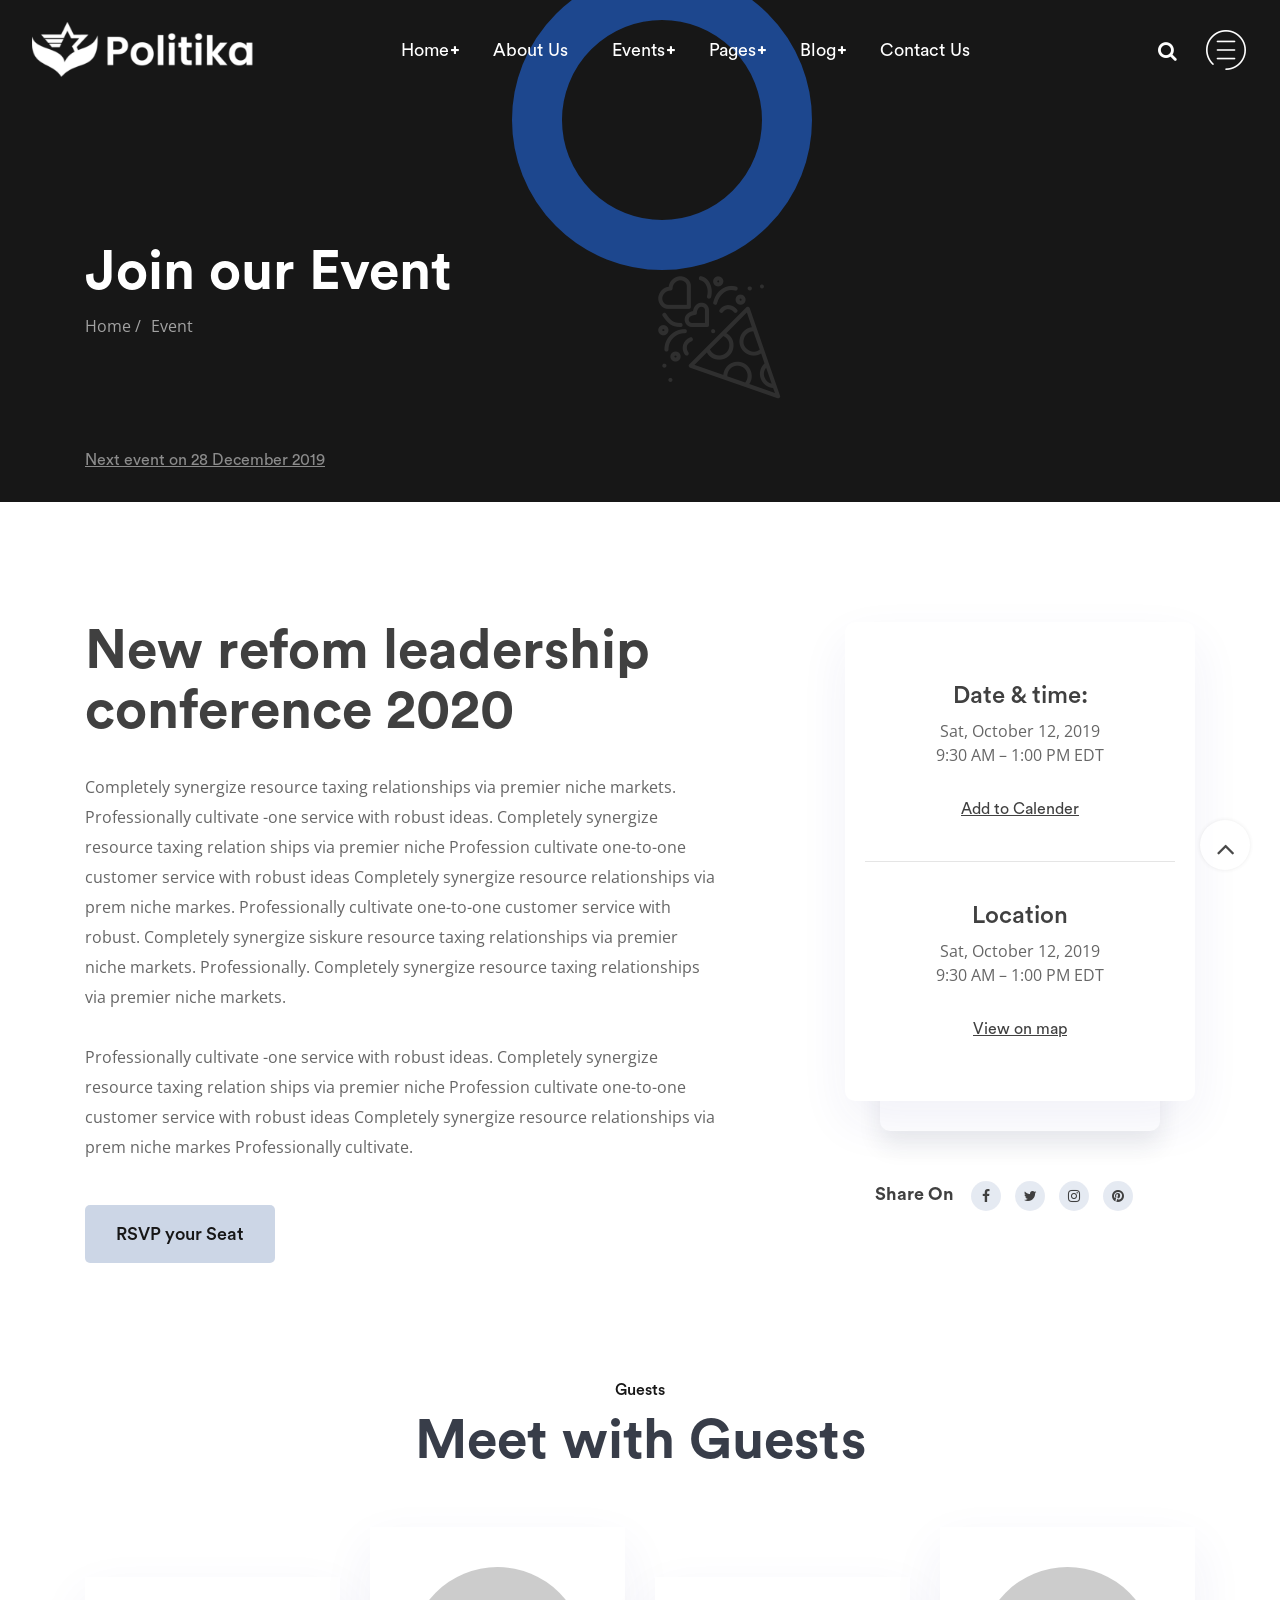
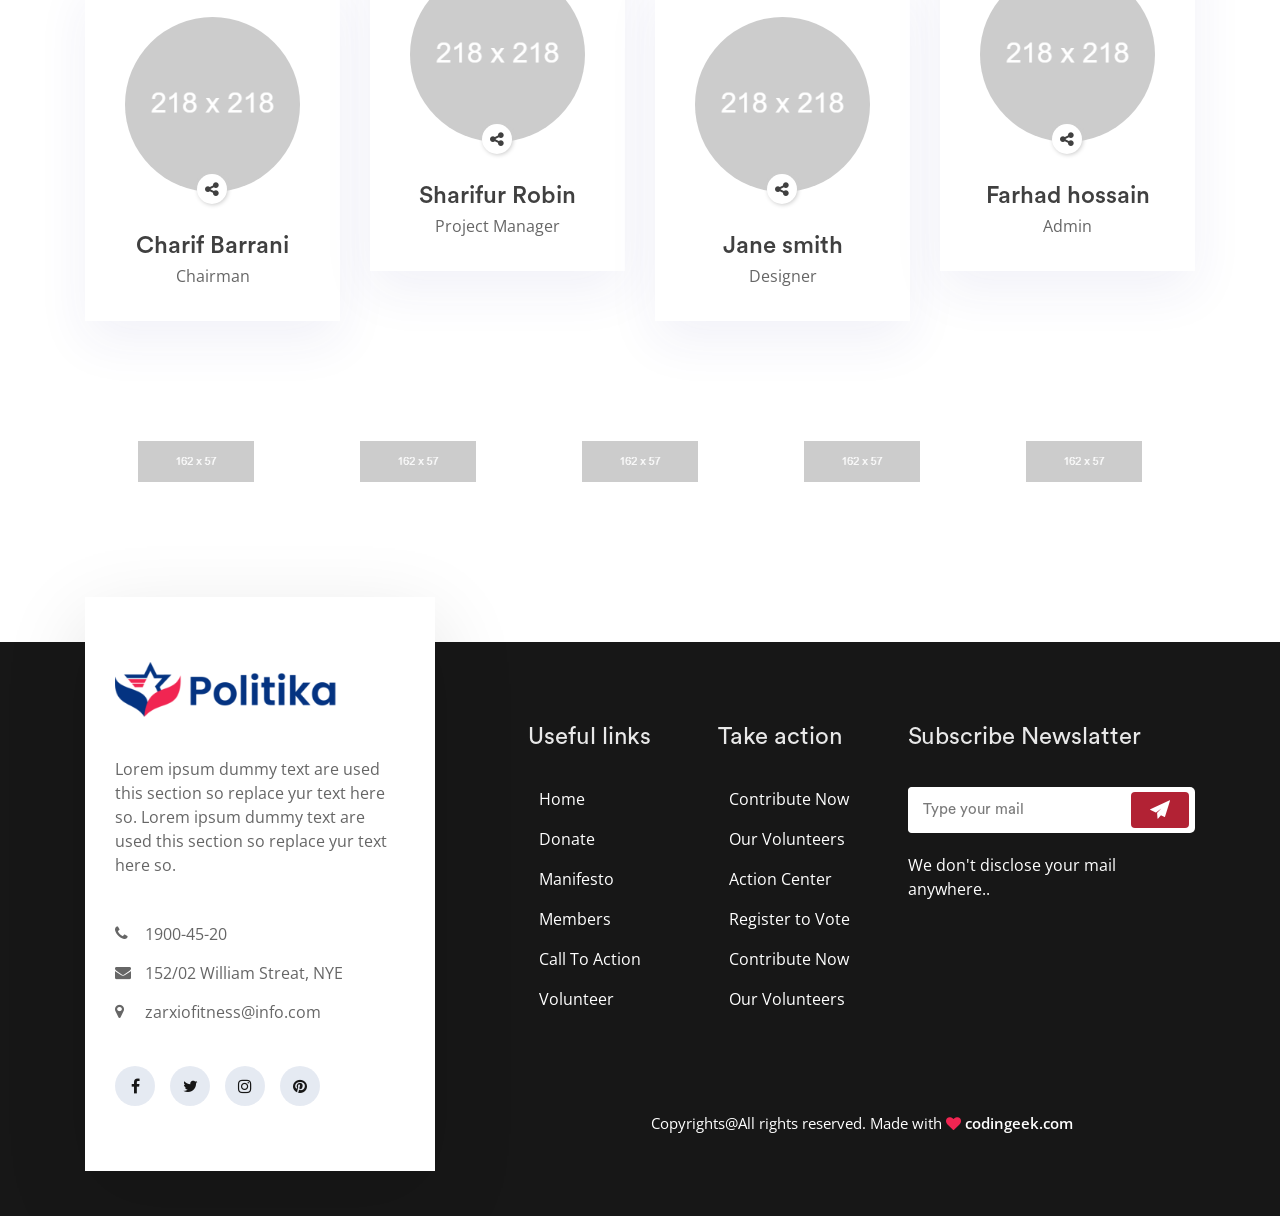
<file: event-details.html>
<!DOCTYPE html>
<html lang="en">
<head>
    <meta charset="UTF-8">
    <meta name="viewport" content="width=device-width, initial-scale=1.0">
    <meta http-equiv="X-UA-Compatible" content="IE=edge" />
    <meta http-equiv="X-UA-Compatible" content="ie=edge">
    <title>Politika - Political html template</title>
     <!-- favicon -->
     <link rel=icon href=assets/img/favicon.png sizes="20x20" type="image/png">
    <!-- animate -->
    <link rel="stylesheet" href="assets/css/animate.css">
    <!-- bootstrap -->
    <link rel="stylesheet" href="assets/css/bootstrap.min.css">
    <!-- magnific popup -->
    <link rel="stylesheet" href="assets/css/magnific-popup.css">
    <!-- Slick -->
    <link rel="stylesheet" href="assets/css/slick.css" />
    <link rel="stylesheet" href="assets/css/slick-theme.css" />
    <!-- nice select -->
    <link rel="stylesheet" href="assets/css/nice-select.css">
    <!-- owl carousel -->
    <link rel="stylesheet" href="assets/css/owl.carousel.min.css">
    <!-- fontawesome -->
    <link rel="stylesheet" href="assets/css/font-awesome.min.css">
    <!-- flaticon -->
    <link rel="stylesheet" href="assets/css/flaticon.css">
    <!-- Main Stylesheet -->
    <link rel="stylesheet" href="assets/css/style.css">
    <!-- responsive Stylesheet -->
    <link rel="stylesheet" href="assets/css/responsive.css">
</head>
<body>

    <!-- preloader area start -->
    <div class="preloader" id="preloader">
        <div class="preloader-inner">
            <div class="spinner">
                <div class="dot1"></div>
                <div class="dot2"></div>
            </div>
        </div>
    </div>
    <!-- preloader area end -->

    <!-- search Popup -->
    <div class="body-overlay" id="body-overlay"></div>
    <div class="search-popup" id="search-popup">
        <form action="index.html" class="search-form">
            <div class="form-group">
                <input type="text" class="form-control" placeholder="Search.....">
            </div>
            <button type="submit" class="submit-btn"><i class="fa fa-search"></i></button>
        </form>
    </div>
    <!-- //. search Popup -->

    <!--sidebar menu start-->
    <div class="sidebar-menu" id="sidebar-menu">
        <button class="sidebar-menu-close"><i class="flaticon-close"></i></button>
        <div class="sidebar-inner">
            <div class="sidebar-logo">
                <img src="assets/img/logo.png" alt="logo"/>
            </div>
            <div class="sidemenu-text">
                <p>We believe brand interaction is key in commu- nication. Real inno vations and a positive customer experience are the heart of successful commu- nication.</p>
            </div>
            <div class="sidebar-contact">
                <h4>Contact Us</h4>
                <ul>
                    <li><i class="fa fa-map-marker"></i>Lavaca Street, Suite 2000</li>
                    <li><i class="fa fa-envelope"></i>email@evha.com</li>
                    <li><i class="fa fa-phone"></i>(+880) 172570051</li>
                </ul>
            </div>
            <div class="sidebar-subscribe">
                <input type="text" placeholder="Email">
                <button><i class="fa fa-long-arrow-right"></i></button>
            </div>
            <div class="social-link">
                <ul>
                    <li><a href="#"><i class="fa fa-facebook-f"></i></a></li>
                    <li><a href="#"><i class="fa fa-twitter"></i></a></li>
                    <li><a href="#"><i class="fa fa-instagram"></i></a></li>
                    <li><a href="#"><i class="fa fa-pinterest"></i></a></li>
                </ul>
            </div>
        </div>
    </div>
    <!--sidebar menu end-->

    <!-- navbar start -->
    <div class="politix-navbar">
        <nav class="navbar navbar-area navbar-expand-lg nav-style-02">
            <div class="container nav-container">
                <div class="responsive-mobile-menu">
                    <button class="navbar-toggler" type="button" data-toggle="collapse" data-target="#billatrail_main_menu" 
                        aria-expanded="false" aria-label="Toggle navigation">
                        <span class="navbar-toggler-icon"></span>
                        <span class="bar1"></span>
                        <span class="bar2"></span>
                        <span class="bar3"></span>
                    </button>
                </div>
                <div class="logo">
                    <a href="index.html"> <img src="assets/img/logo-white.png" alt="logo"></a>
                </div>
                <div class="collapse navbar-collapse" id="billatrail_main_menu">
                    <ul class="navbar-nav menu-open">
                        <li class="menu-item-has-children current-menu-item">
                            <a href="#">Home</a>
                            <ul class="sub-menu">
                                <li><a href="index.html"><i class="fa fa-long-arrow-right"></i>Home 01</a></li>
                                <li><a href="index-2.html"><i class="fa fa-long-arrow-right"></i>Home 02</a></li>
                                <li><a href="index-3.html"><i class="fa fa-long-arrow-right"></i>Home 03</a></li>
                                <li><a href="index-4.html"><i class="fa fa-long-arrow-right"></i>Home 04</a></li>
                                <li><a href="index-5.html"><i class="fa fa-long-arrow-right"></i>Home 05</a></li>
                            </ul>
                        </li>
                        <li><a href="about.html">About Us</a></li>
                        <li class="menu-item-has-children">
                            <a href="#">Events</a>
                            <ul class="sub-menu">
                                <li><a href="event.html"><i class="fa fa-long-arrow-right"></i>Events</a></li>
                                <li><a href="event-details.html"><i class="fa fa-long-arrow-right"></i>Event Details</a></li>
                            </ul>
                        </li>
                        <li class="menu-item-has-children">
                            <a href="#">Pages</a>
                            <ul class="sub-menu">
                                <li><a href="action.html"><i class="fa fa-long-arrow-right"></i>Take Action</a></li>
                                <li><a href="volunteer.html"><i class="fa fa-long-arrow-right"></i>Become a volunteer</a></li>
                                <li><a href="causes.html"><i class="fa fa-long-arrow-right"></i>Recent Cases</a></li>
                                <li><a href="causes-details.html"><i class="fa fa-long-arrow-right"></i>Cases Details</a></li>
                                <li><a href="team.html"><i class="fa fa-long-arrow-right"></i>Team</a></li>
                                <li><a href="404.html"><i class="fa fa-long-arrow-right"></i>404</a></li>
                                <li><a href="coming-soon.html"><i class="fa fa-long-arrow-right"></i>Coming Soon</a></li>
                                <li><a href="faq.html"><i class="fa fa-long-arrow-right"></i>FAQ</a></li>
                                <li><a href="donate.html"><i class="fa fa-long-arrow-right"></i>Donate</a></li>
                                <li><a href="signin.html"><i class="fa fa-long-arrow-right"></i>Sign In</a></li>
                                <li><a href="signup.html"><i class="fa fa-long-arrow-right"></i>Sign Up</a></li>
                            </ul>
                        </li>
                        <li class="menu-item-has-children">
                            <a href="#">Blog</a>
                            <ul class="sub-menu">
                                <li><a href="blog.html"><i class="fa fa-long-arrow-right"></i>Blog</a></li>
                                <li><a href="blog-no-sidebar.html"><i class="fa fa-long-arrow-right"></i>Blog Without Sidebar</a></li>
                                <li><a href="blog-details.html"><i class="fa fa-long-arrow-right"></i>Blog Details</a></li>
                                <li><a href="blog-details-no-sidebar.html"><i class="fa fa-long-arrow-right"></i>Blog Details Without Sidebar</a></li>
                            </ul>
                        </li>
                        <li><a href="contact.html">Contact Us</a></li>
                    </ul>
                </div>
                <div class="nav-right-part">
                    <ul>
                        <li class="search" id="search">
                            <a href="#"><i class="fa fa-search"></i></a>
                        </li>
                        <li class="menubar d-none d-lg-block" id="navigation-button">
                            <a><i class="flaticon-menu-button"></i></a>
                        </li>
                    </ul>
                </div>
            </div>
        </nav>
    </div>
    <!-- navbar end -->

    <!-- breadcrumb-area start -->
    <div class="breadcrumb-area breadcrumb-style-02 main-bg">
        <div class="container">
            <div class="row">
                <div class="col-lg-12">
                    <div class="breadcrumb-inner padding-top-240">
                        <h1 class="page-title">Join our Event</h1>
                        <ul class="page-list">
                            <li><a href="index.html">Home /</a></li>
                            <li><a href="event.html">Event</a></li>
                        </ul>
                        <div class="next-event">
                            <a href="#">Next event on 28 December 2019</a>
                        </div>
                    </div>
                </div>
            </div>
        </div>
        <div class="breadcrumb-icon">
            <i class="flaticon-fireworks"></i>
        </div>
    </div>
    <!-- breadcrumb-area end -->

    <div class="leadership-area margin-top-115">
        <div class="container">
            <div class="row">
                <div class="col-lg-7">
                    <div class="leadership-content">
                        <h2>New refom leadership conference 2020</h2>
                        <p>Completely synergize resource taxing relationships via premier niche markets. Professionally cultivate -one service with robust ideas. Completely synergize resource taxing relation ships via premier niche Profession cultivate one-to-one customer service with robust ideas Completely synergize resource relationships via prem niche markes. Professionally cultivate one-to-one customer service with robust. Completely synergize siskure resource taxing relationships via premier niche markets. Professionally. Completely synergize resource taxing relationships via premier niche markets.<br><br> Professionally cultivate -one service with robust ideas. Completely synergize resource taxing relation ships via premier niche Profession cultivate one-to-one customer service with robust ideas Completely synergize resource relationships via prem niche markes Professionally cultivate.</p>
                        <div class="btn-wrapper padding-top-33">
                            <a class="btn btn-custom-primary" href="#">RSVP your Seat</a>
                        </div>
                    </div>
                </div>
                <div class="col-lg-4 offset-lg-1 text-center">
                    <div class="ls-date-box">
                        <h4>Date & time:</h4>
                        <p>Sat, October 12, 2019<br> 9:30 AM – 1:00 PM EDT</p>
                        <a href="#">Add to Calender</a>
                        <hr>
                        <h4>Location</h4>
                        <p>Sat, October 12, 2019<br> 9:30 AM – 1:00 PM EDT</p>
                        <a href="#">View on map</a>
                    </div>
                    <div class="ls-social-share">
                        <ul>
                            <li><span>Share On</span></li>
                            <li><a href="#"><i class="fa fa-facebook"></i></a></li>
                            <li><a href="#"><i class="fa fa-twitter"></i></a></li>
                            <li><a href="#"><i class="fa fa-instagram"></i></a></li>
                            <li><a href="#"><i class="fa fa-pinterest"></i></a></li>
                        </ul>
                    </div>
                </div>
            </div>
        </div>
    </div>

    <div class="guest-area padding-top-115">
        <div class="container">
            <div class="row">
                <div class="col-lg-12">
                    <div class="text-center margin-bottom-55">
                        <p class="subtitle-style2">Guests</p>
                        <h2 class="section-title">Meet with Guests</h2>
                    </div>
                </div>
            </div>
            <div class="row about-member-count">
                <div class="col-lg-3 col-md-6">
                    <div class="icon-box-style-03 text-center margin-bottom-30 margin-top-50">
                        <div class="memeber-img">
                            <img src="assets/img/team/1.png" alt="">
                            <div class="member-social-style-1">
                                <ul>
                                    <li><a href="#"><i class="fa fa-share-alt"></i></a></li>
                                </ul>
                            </div>
                            <div class="member-social">
                                <ul>
                                    <li><a href="#"><i class="fa fa-facebook"></i></a></li>
                                    <li><a href="#"><i class="fa fa-twitter"></i></a></li>
                                    <li><a href="#"><i class="fa fa-instagram"></i></a></li>
                                </ul>
                            </div>
                        </div>
                        <div class="sb-content">
                            <h4 class="title">Charif Barrani</h4>
                            <p>Chairman</p>
                        </div>
                    </div>
                </div>
                <div class="col-lg-3 col-md-6">
                    <div class="icon-box-style-03 text-center margin-bottom-30">
                        <div class="memeber-img">
                            <img src="assets/img/team/2.png" alt="">
                            <div class="member-social-style-1">
                                <ul>
                                    <li><a href="#"><i class="fa fa-share-alt"></i></a></li>
                                </ul>
                            </div>
                            <div class="member-social">
                                <ul>
                                    <li><a href="#"><i class="fa fa-facebook"></i></a></li>
                                    <li><a href="#"><i class="fa fa-twitter"></i></a></li>
                                    <li><a href="#"><i class="fa fa-instagram"></i></a></li>
                                </ul>
                            </div>
                        </div>
                        <div class="sb-content">
                            <h4 class="title">Sharifur Robin</h4>
                            <p>Project Manager</p>
                        </div>
                    </div>
                </div>
                <div class="col-lg-3 col-md-6">
                    <div class="icon-box-style-03 text-center margin-bottom-30 margin-top-50">
                        <div class="memeber-img">
                            <img src="assets/img/team/3.png" alt="">
                            <div class="member-social-style-1">
                                <ul>
                                    <li><a href="#"><i class="fa fa-share-alt"></i></a></li>
                                </ul>
                            </div>
                            <div class="member-social">
                                <ul>
                                    <li><a href="#"><i class="fa fa-facebook"></i></a></li>
                                    <li><a href="#"><i class="fa fa-twitter"></i></a></li>
                                    <li><a href="#"><i class="fa fa-instagram"></i></a></li>
                                </ul>
                            </div>
                        </div>
                        <div class="sb-content">
                            <h4 class="title">Jane smith</h4>
                            <p>Designer</p>
                        </div>
                    </div>
                </div>
                <div class="col-lg-3 col-md-6">
                    <div class="icon-box-style-03 text-center margin-bottom-30 margin-top-25">
                        <div class="memeber-img">
                            <img src="assets/img/team/4.png" alt="">
                            <div class="member-social-style-1">
                                <ul>
                                    <li><a href="#"><i class="fa fa-share-alt"></i></a></li>
                                </ul>
                            </div>
                            <div class="member-social">
                                <ul>
                                    <li><a href="#"><i class="fa fa-facebook"></i></a></li>
                                    <li><a href="#"><i class="fa fa-twitter"></i></a></li>
                                    <li><a href="#"><i class="fa fa-instagram"></i></a></li>
                                </ul>
                            </div>
                        </div>
                        <div class="sb-content">
                            <h4 class="title">Farhad hossain</h4>
                            <p>Admin</p>
                        </div>
                    </div>
                </div>
            </div>
        </div>
    </div>
    
    <!-- brand-area start -->
    <div class="brand-area padding-top-40 padding-bottom-110">
        <div class="container">
            <div class="row">
                <div class="col-lg-12">
                    <div class="brand-slider">
                        <div class="brant-item">
                            <img src="assets/img/brand/brand1.png" alt="brand">
                        </div>
                        <div class="brant-item">
                            <img src="assets/img/brand/brand2.png" alt="brand">
                        </div>
                        <div class="brant-item">
                            <img src="assets/img/brand/brand3.png" alt="brand">
                        </div>
                        <div class="brant-item">
                            <img src="assets/img/brand/brand4.png" alt="brand">
                        </div>
                        <div class="brant-item">
                            <img src="assets/img/brand/brand5.png" alt="brand">
                        </div>
                        <div class="brant-item">
                            <img src="assets/img/brand/brand1.png" alt="brand">
                        </div>
                        <div class="brant-item">
                            <img src="assets/img/brand/brand2.png" alt="brand">
                        </div>
                        <div class="brant-item">
                            <img src="assets/img/brand/brand3.png" alt="brand">
                        </div>
                        <div class="brant-item">
                            <img src="assets/img/brand/brand4.png" alt="brand">
                        </div>
                        <div class="brant-item">
                            <img src="assets/img/brand/brand5.png" alt="brand">
                        </div>
                    </div>
                </div>
            </div>
        </div>
    </div>
    <!-- brand-area end -->

    <!-- footer area start -->
    <footer class="footer-area footer-style-1 main-bg">
        <div class="footer-top">
            <div class="container">
                <div class="row">
                    <div class="col-xl-4">
                        <div class="footer-widget widget contact-widget">
                            <a href="index.html" class="footer-logo"> 
                                <img src="assets/img/logo.png" alt="footer logo">
                            </a>
                            <p>Lorem ipsum dummy text are used this section so replace yur text here so. Lorem ipsum dummy text are used this section so replace yur text here so.</p>
                            <ul class="contact_info_list">
                                <li class="single-info-item">
                                    <div class="icon">
                                        <i class="fa fa-phone"></i>
                                    </div>
                                    <div class="details">
                                        1900-45-20
                                    </div>
                                </li>
                                <li class="single-info-item">
                                    <div class="icon">
                                        <i class="fa fa-envelope"></i>
                                    </div>
                                    <div class="details">
                                        152/02 William Streat, NYE
                                    </div>
                                </li>
                                <li class="single-info-item">
                                    <div class="icon">
                                        <i class="fa fa-map-marker"></i>
                                    </div>
                                    <div class="details">
                                        zarxiofitness@info.com
                                    </div>
                                </li>
                            </ul>
                            <ul class="footer-social">
                                <li><a href="#"><i class="fa fa-facebook-f"></i></a></li>
                                <li><a href="#"><i class="fa fa-twitter"></i></a></li>
                                <li><a href="#"><i class="fa fa-instagram"></i></a></li>
                                <li><a href="#"><i class="fa fa-pinterest"></i></a></li>
                            </ul>
                        </div>
                    </div>
                    <div class="col-xl-8 margin-xlt-80">
                        <div class="row">
                            <div class="col-lg-3 col-xl-3 offset-xl-1">
                                <div class="footer-widget widget widget_nav_menu">
                                    <h4 class="widget-title">Useful links</h4>
                                    <ul>
                                        <li><a href="#"><i class="fa fa-long-arrow-right" aria-hidden="true"></i>Home</a></li>
                                        <li><a href="#"><i class="fa fa-long-arrow-right" aria-hidden="true"></i>Donate</a></li>
                                        <li><a href="#"><i class="fa fa-long-arrow-right" aria-hidden="true"></i>Manifesto</a></li>
                                        <li><a href="#"><i class="fa fa-long-arrow-right" aria-hidden="true"></i>Members</a></li>
                                        <li><a href="#"><i class="fa fa-long-arrow-right" aria-hidden="true"></i>Call To Action</a></li>
                                        <li><a href="#"><i class="fa fa-long-arrow-right" aria-hidden="true"></i>Volunteer</a></li>
                                    </ul>
                                </div>
                            </div>
                            <div class="col-lg-3">
                                <div class="footer-widget widget widget_nav_menu">
                                    <h4 class="widget-title">Take action</h4>
                                    <ul>
                                        <li><a href="#"><i class="fa fa-long-arrow-right" aria-hidden="true"></i>Contribute Now</a></li>
                                        <li><a href="#"><i class="fa fa-long-arrow-right" aria-hidden="true"></i>Our Volunteers</a></li>
                                        <li><a href="#"><i class="fa fa-long-arrow-right" aria-hidden="true"></i>Action Center</a></li>
                                        <li><a href="#"><i class="fa fa-long-arrow-right" aria-hidden="true"></i>Register to Vote</a></li>
                                        <li><a href="#"><i class="fa fa-long-arrow-right" aria-hidden="true"></i>Contribute Now</a></li>
                                        <li><a href="#"><i class="fa fa-long-arrow-right" aria-hidden="true"></i>Our Volunteers</a></li>
                                    </ul>
                                </div>
                            </div>
                            <div class="col-lg-5">
                                <div class="footer-widget widget">
                                    <h4 class="widget-title">Subscribe Newslatter</h4>
                                    <div class="subscribe-form">
                                        <div class="input-group">
                                            <input type="text" class="form-control" placeholder="Type your mail">
                                            <span class="input-group-btn">
                                                <button class="btn btn-default submit-btn" type="button"><i class="flaticon-sent-mail"></i></button>
                                            </span>
                                        </div>
                                    </div>
                                    <p class="description">We don't disclose your mail anywhere..</p>
                                </div>
                            </div>
                            <div class="col-xl-11 offset-xl-1">
                                <div class="copyright-area-inner copyright-sm margin-top-35">
                                    Copyrights@All rights reserved. Made with <i class="fa fa-heart"></i> <a href="https://codingeek.net/" target="_blank">codingeek.com</a>
                                </div>
                            </div>
                        </div>
                    </div>
                </div>
            </div>
        </div>
    </footer>
    <!-- footer area end -->

    <!-- back to top area start -->
    <div class="back-to-top">
        <span class="back-top"><i class="fa fa-angle-up"></i></span>
    </div>
    <!-- back to top area end -->

    <!-- jquery -->
    <script src="assets/js/vendor/jquery-2.2.4.min.js"></script>
    <!-- popper -->
    <script src="assets/js/vendor/popper.min.js"></script>
    <!-- bootstrap -->
    <script src="assets/js/vendor/bootstrap.min.js"></script>
    <!-- magnific popup -->
    <script src="assets/js/vendor/jquery.magnific-popup.js"></script>
    <!-- wow -->
    <script src="assets/js/vendor/wow.min.js"></script>
    <!-- nice select -->
    <script src="assets/js/vendor/nice-select.js"></script>
    <!-- owl carousel -->
    <script src="assets/js/vendor/owl.carousel.min.js"></script>
    <!-- Slick -->
    <script src="assets/js/vendor/slick.min.js"></script>
    <!-- Slick Animation -->
    <script src="assets/js/vendor/slick-animation.js"></script>
    <!-- waypoint -->
    <script src="assets/js/vendor/waypoints.min.js"></script>
    <!-- imageloaded -->
    <script src="assets/js/vendor/imagesloaded.pkgd.min.js"></script>
    <!-- swiper -->
    <script src="assets/js/vendor/swiper.min.js"></script>
    <!-- isotope -->
    <script src="assets/js/vendor/isotope.pkgd.min.js"></script>

    <script src="assets/js/vendor/jquery.classyloader.js"></script>

    <!-- main js -->
    <script src="assets/js/script.js"></script>
    <script src="assets/js/main.js"></script>
</body>
</html>
</file>
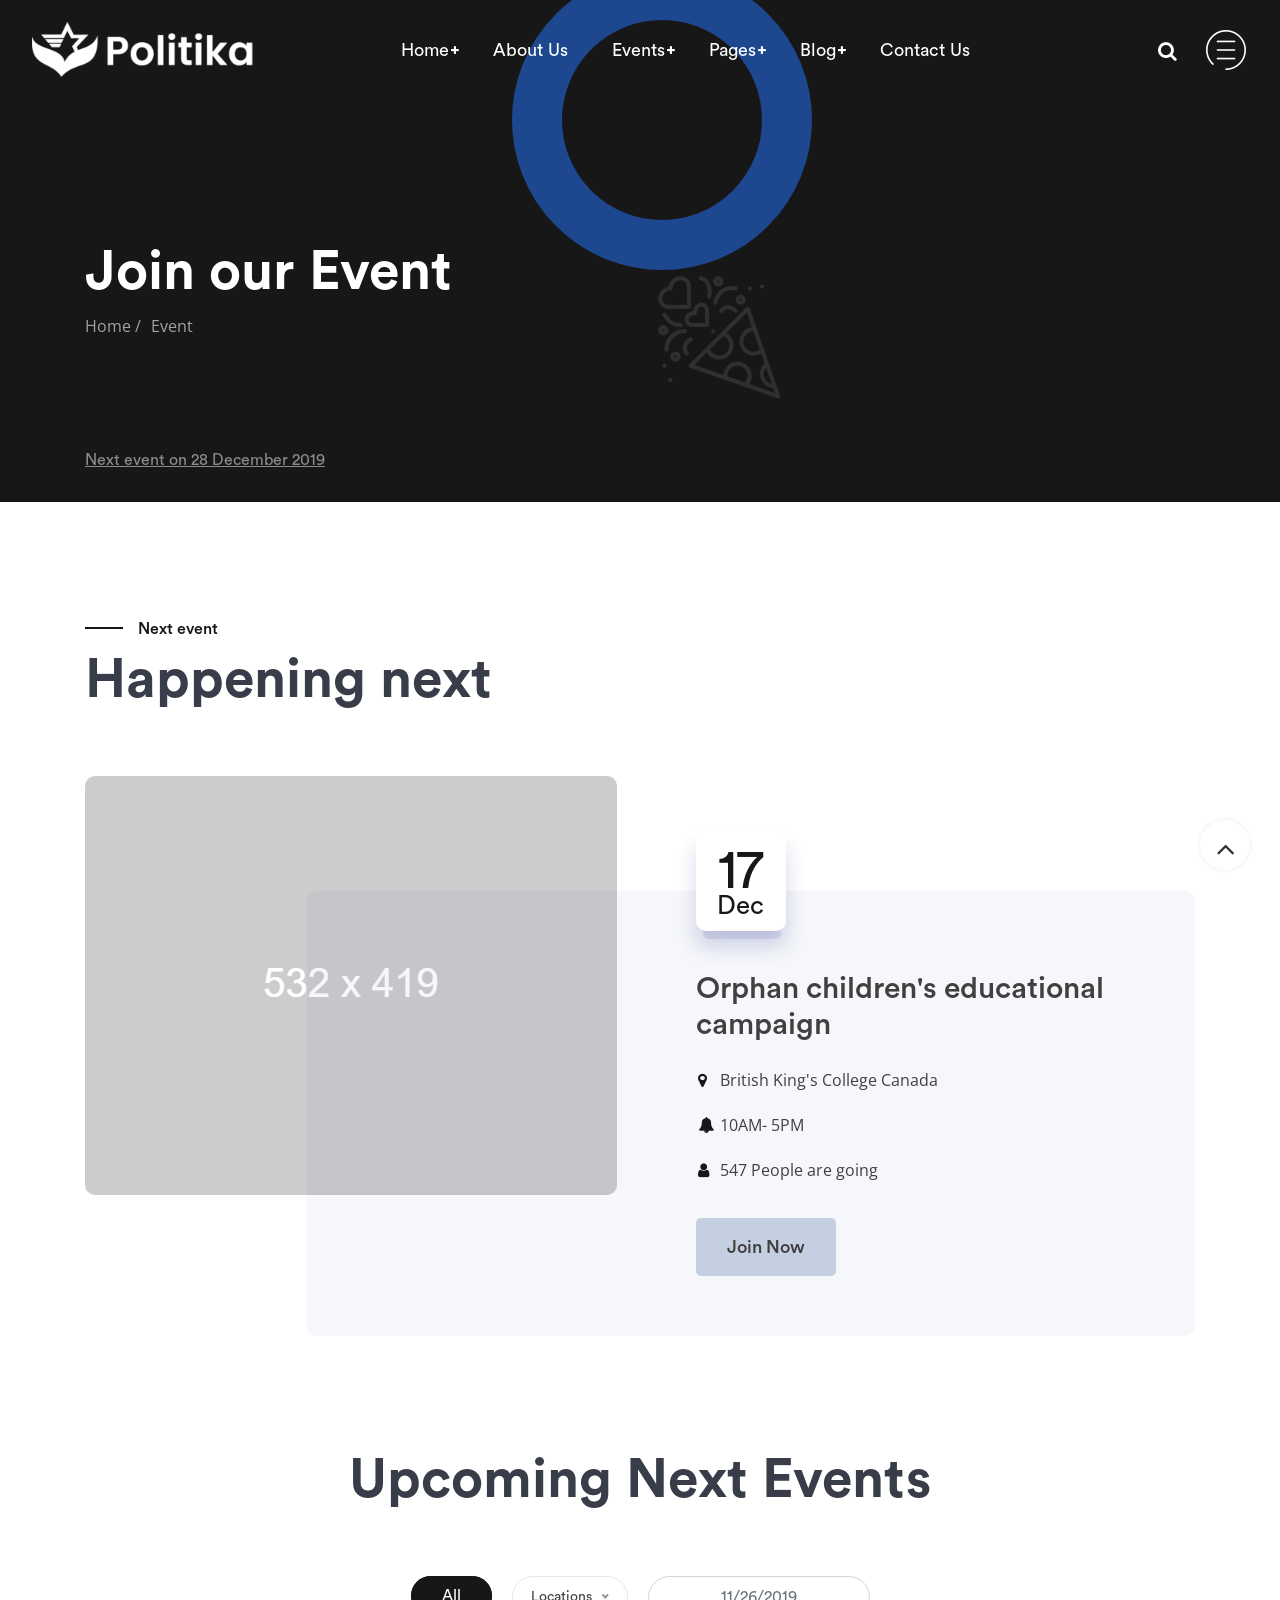
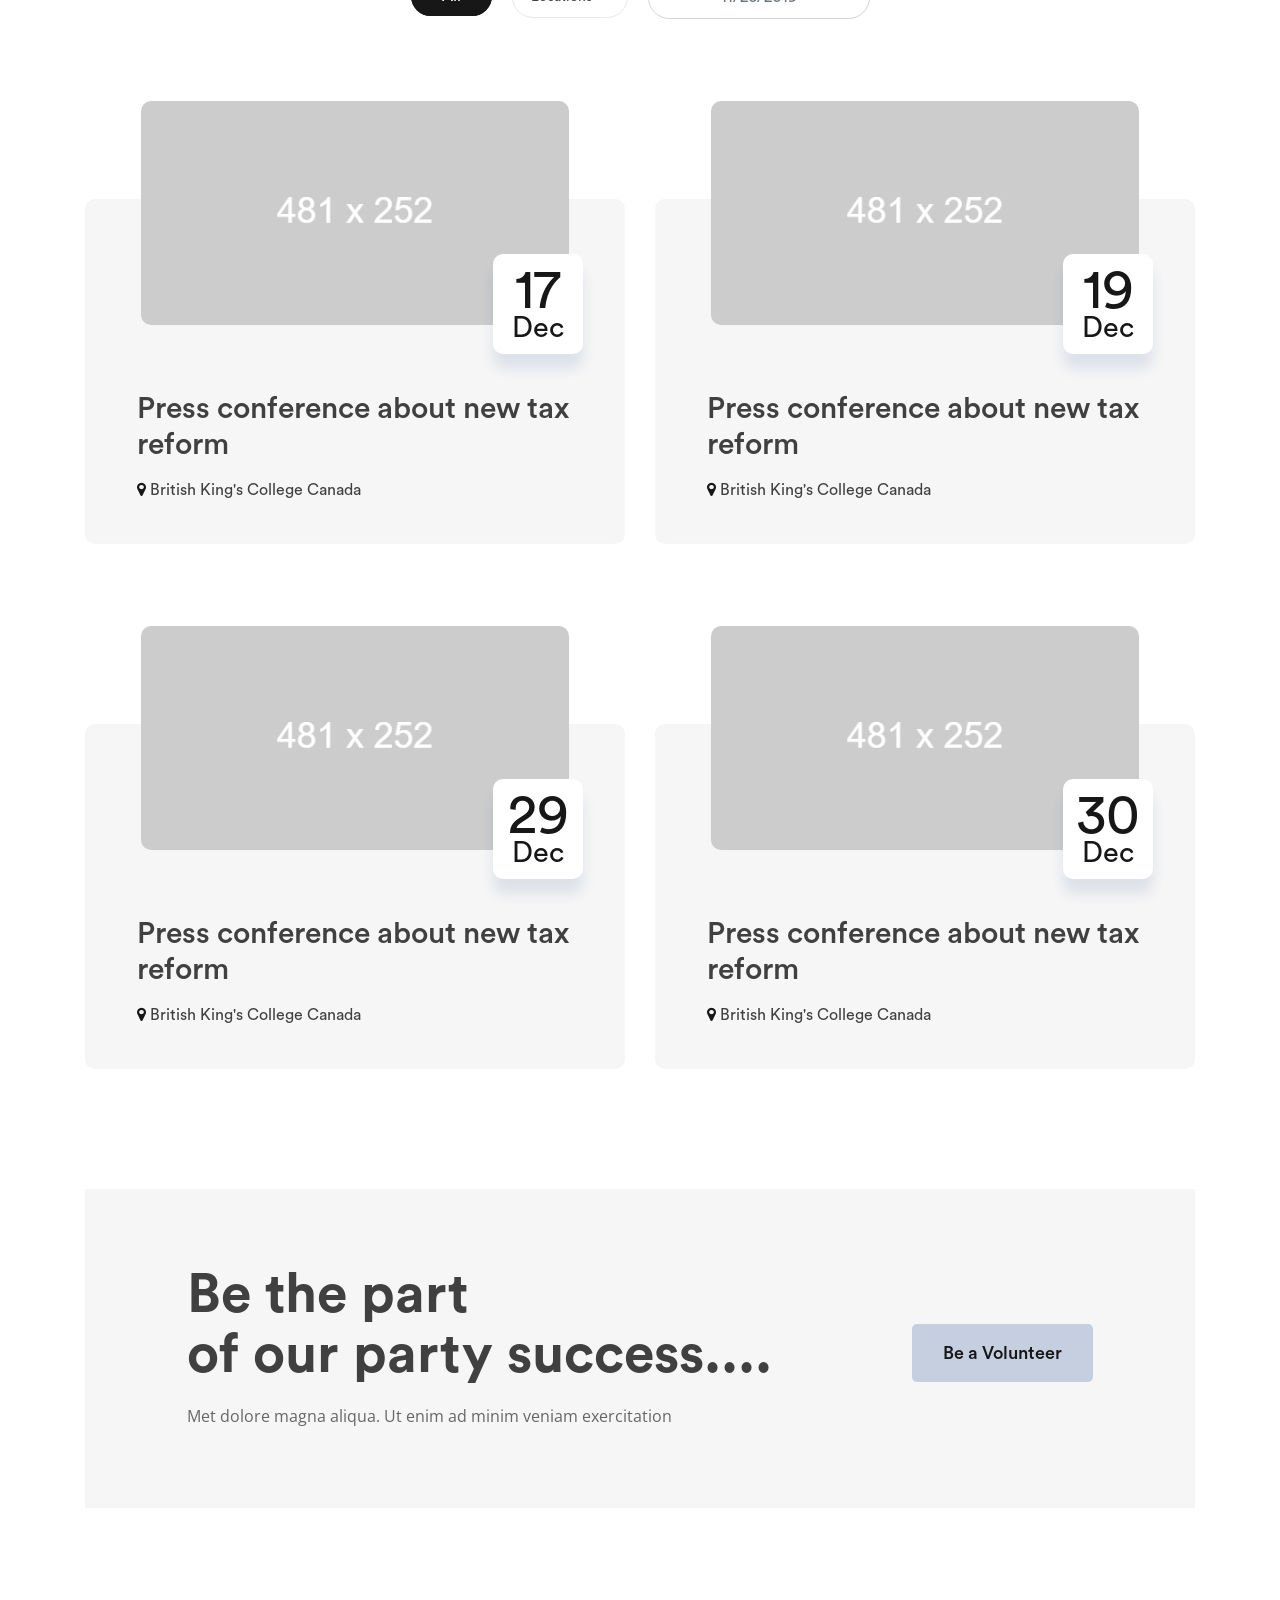
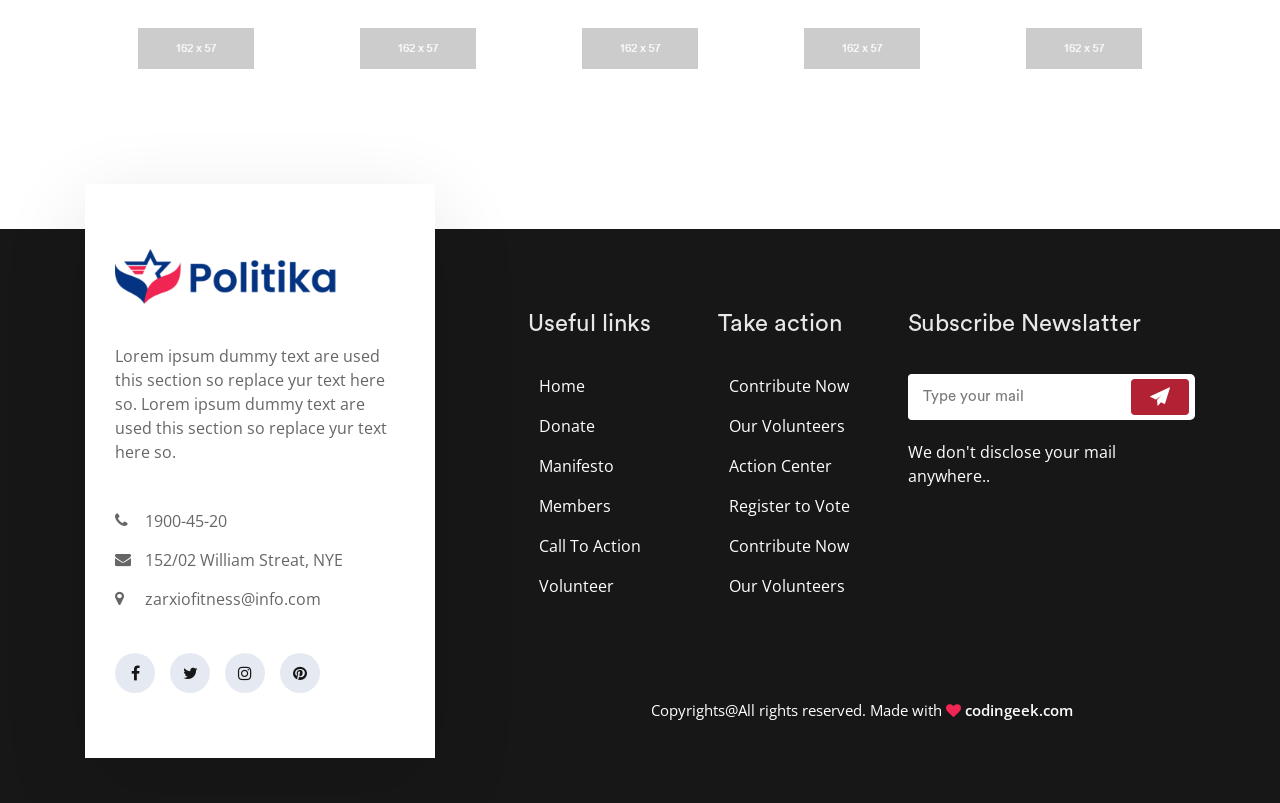
<file: event.html>
<!DOCTYPE html>
<html lang="en">
<head>
    <meta charset="UTF-8">
    <meta name="viewport" content="width=device-width, initial-scale=1.0">
    <meta http-equiv="X-UA-Compatible" content="IE=edge" />
    <meta http-equiv="X-UA-Compatible" content="ie=edge">
    <title>Politika - Political html template</title>
     <!-- favicon -->
     <link rel=icon href=assets/img/favicon.png sizes="20x20" type="image/png">
    <!-- animate -->
    <link rel="stylesheet" href="assets/css/animate.css">
    <!-- bootstrap -->
    <link rel="stylesheet" href="assets/css/bootstrap.min.css">
    <!-- magnific popup -->
    <link rel="stylesheet" href="assets/css/magnific-popup.css">
    <!-- Slick -->
    <link rel="stylesheet" href="assets/css/slick.css" />
    <link rel="stylesheet" href="assets/css/slick-theme.css" />
    <!-- nice select -->
    <link rel="stylesheet" href="assets/css/nice-select.css">
    <!-- owl carousel -->
    <link rel="stylesheet" href="assets/css/owl.carousel.min.css">
    <!-- fontawesome -->
    <link rel="stylesheet" href="assets/css/font-awesome.min.css">
    <!-- flaticon -->
    <link rel="stylesheet" href="assets/css/flaticon.css">
    <link rel="stylesheet" href="assets/css/jquery-ui.css">
    <!-- Main Stylesheet -->
    <link rel="stylesheet" href="assets/css/style.css">
    <!-- responsive Stylesheet -->
    <link rel="stylesheet" href="assets/css/responsive.css">
</head>
<body>

    <!-- preloader area start -->
    <div class="preloader" id="preloader">
        <div class="preloader-inner">
            <div class="spinner">
                <div class="dot1"></div>
                <div class="dot2"></div>
            </div>
        </div>
    </div>
    <!-- preloader area end -->

    <!-- search Popup -->
    <div class="body-overlay" id="body-overlay"></div>
    <div class="search-popup" id="search-popup">
        <form action="index.html" class="search-form">
            <div class="form-group">
                <input type="text" class="form-control" placeholder="Search.....">
            </div>
            <button type="submit" class="submit-btn"><i class="fa fa-search"></i></button>
        </form>
    </div>
    <!-- //. search Popup -->

    <!-- Modal -->
    <div id="eventmodal" class="modal fade" role="dialog">
        <div class="modal-dialog">
          <!-- Modal content-->
          <div class="modal-content">
            <div class="modal-header">
              <button type="button" class="close" data-dismiss="modal">&times;</button>
              <h4 class="modal-title">Book you seat</h4>
            </div>
            <div class="modal-body">
                <form>
                    <div class="form-group">
                        <input type="text" class="form-control" id="formGroupExampleInput" placeholder="Full name">
                    </div>
                    <div class="form-group">
                        <input type="email" class="form-control" id="formGroupExampleInput2" placeholder="Email">
                    </div>
                    <div class="form-group">
                        <input type="tel" class="form-control" id="formGroupExampleInput3" placeholder="Phone number">
                    </div>
                    <button type="button" class="btn btn-primary btn-lg btn-block">Confirm Booking</button>
                </form>
            </div>
          </div>
      
        </div>
    </div>

    <!--sidebar menu start-->
    <div class="sidebar-menu" id="sidebar-menu">
        <button class="sidebar-menu-close"><i class="flaticon-close"></i></button>
        <div class="sidebar-inner">
            <div class="sidebar-logo">
                <img src="assets/img/logo.png" alt="logo"/>
            </div>
            <div class="sidemenu-text">
                <p>We believe brand interaction is key in commu- nication. Real inno vations and a positive customer experience are the heart of successful commu- nication.</p>
            </div>
            <div class="sidebar-contact">
                <h4>Contact Us</h4>
                <ul>
                    <li><i class="fa fa-map-marker"></i>Lavaca Street, Suite 2000</li>
                    <li><i class="fa fa-envelope"></i>email@evha.com</li>
                    <li><i class="fa fa-phone"></i>(+880) 172570051</li>
                </ul>
            </div>
            <div class="sidebar-subscribe">
                <input type="text" placeholder="Email">
                <button><i class="fa fa-long-arrow-right"></i></button>
            </div>
            <div class="social-link">
                <ul>
                    <li><a href="#"><i class="fa fa-facebook-f"></i></a></li>
                    <li><a href="#"><i class="fa fa-twitter"></i></a></li>
                    <li><a href="#"><i class="fa fa-instagram"></i></a></li>
                    <li><a href="#"><i class="fa fa-pinterest"></i></a></li>
                </ul>
            </div>
        </div>
    </div>
    <!--sidebar menu end-->

    <!-- navbar start -->
    <div class="politix-navbar">
        <nav class="navbar navbar-area navbar-expand-lg nav-style-02">
            <div class="container nav-container">
                <div class="responsive-mobile-menu">
                    <button class="navbar-toggler" type="button" data-toggle="collapse" data-target="#billatrail_main_menu" 
                        aria-expanded="false" aria-label="Toggle navigation">
                        <span class="navbar-toggler-icon"></span>
                        <span class="bar1"></span>
                        <span class="bar2"></span>
                        <span class="bar3"></span>
                    </button>
                </div>
                <div class="logo">
                    <a href="index.html"> <img src="assets/img/logo-white.png" alt="logo"></a>
                </div>
                <div class="collapse navbar-collapse" id="billatrail_main_menu">
                    <ul class="navbar-nav menu-open">
                        <li class="menu-item-has-children current-menu-item">
                            <a href="#">Home</a>
                            <ul class="sub-menu">
                                <li><a href="index.html"><i class="fa fa-long-arrow-right"></i>Home 01</a></li>
                                <li><a href="index-2.html"><i class="fa fa-long-arrow-right"></i>Home 02</a></li>
                                <li><a href="index-3.html"><i class="fa fa-long-arrow-right"></i>Home 03</a></li>
                                <li><a href="index-4.html"><i class="fa fa-long-arrow-right"></i>Home 04</a></li>
                                <li><a href="index-5.html"><i class="fa fa-long-arrow-right"></i>Home 05</a></li>
                            </ul>
                        </li>
                        <li><a href="about.html">About Us</a></li>
                        <li class="menu-item-has-children">
                            <a href="#">Events</a>
                            <ul class="sub-menu">
                                <li><a href="event.html"><i class="fa fa-long-arrow-right"></i>Events</a></li>
                                <li><a href="event-details.html"><i class="fa fa-long-arrow-right"></i>Event Details</a></li>
                            </ul>
                        </li>
                        <li class="menu-item-has-children">
                            <a href="#">Pages</a>
                            <ul class="sub-menu">
                                <li><a href="action.html"><i class="fa fa-long-arrow-right"></i>Take Action</a></li>
                                <li><a href="volunteer.html"><i class="fa fa-long-arrow-right"></i>Become a volunteer</a></li>
                                <li><a href="causes.html"><i class="fa fa-long-arrow-right"></i>Recent Cases</a></li>
                                <li><a href="causes-details.html"><i class="fa fa-long-arrow-right"></i>Cases Details</a></li>
                                <li><a href="team.html"><i class="fa fa-long-arrow-right"></i>Team</a></li>
                                <li><a href="404.html"><i class="fa fa-long-arrow-right"></i>404</a></li>
                                <li><a href="coming-soon.html"><i class="fa fa-long-arrow-right"></i>Coming Soon</a></li>
                                <li><a href="faq.html"><i class="fa fa-long-arrow-right"></i>FAQ</a></li>
                                <li><a href="donate.html"><i class="fa fa-long-arrow-right"></i>Donate</a></li>
                                <li><a href="signin.html"><i class="fa fa-long-arrow-right"></i>Sign In</a></li>
                                <li><a href="signup.html"><i class="fa fa-long-arrow-right"></i>Sign Up</a></li>
                            </ul>
                        </li>
                        <li class="menu-item-has-children">
                            <a href="#">Blog</a>
                            <ul class="sub-menu">
                                <li><a href="blog.html"><i class="fa fa-long-arrow-right"></i>Blog</a></li>
                                <li><a href="blog-no-sidebar.html"><i class="fa fa-long-arrow-right"></i>Blog Without Sidebar</a></li>
                                <li><a href="blog-details.html"><i class="fa fa-long-arrow-right"></i>Blog Details</a></li>
                                <li><a href="blog-details-no-sidebar.html"><i class="fa fa-long-arrow-right"></i>Blog Details Without Sidebar</a></li>
                            </ul>
                        </li>
                        <li><a href="contact.html">Contact Us</a></li>
                    </ul>
                </div>
                <div class="nav-right-part">
                    <ul>
                        <li class="search" id="search">
                            <a href="#"><i class="fa fa-search"></i></a>
                        </li>
                        <li class="menubar d-none d-lg-block" id="navigation-button">
                            <a><i class="flaticon-menu-button"></i></a>
                        </li>
                    </ul>
                </div>
            </div>
        </nav>
    </div>
    <!-- navbar end -->

    <!-- breadcrumb-area start -->
    <div class="breadcrumb-area breadcrumb-style-02 main-bg">
        <div class="container">
            <div class="row">
                <div class="col-lg-12">
                    <div class="breadcrumb-inner padding-top-240">
                        <h1 class="page-title">Join our Event</h1>
                        <ul class="page-list">
                            <li><a href="index.html">Home /</a></li>
                            <li><a href="event.html">Event</a></li>
                        </ul>
                        <div class="next-event">
                            <a href="#">Next event on 28 December 2019</a>
                        </div>
                    </div>
                </div>
            </div>
        </div>
        <div class="breadcrumb-icon">
            <i class="flaticon-fireworks"></i>
        </div>
    </div>
    <!-- breadcrumb-area end -->

    <!-- event box area -->
    <div class="event-box-area margin-top-115 padding-bottom-115">
        <div class="container">
            <div class="row">
                <div class="event-box-wrapper col-lg-12">
                    <div class="title-left-style margin-bottom-65">
                        <p class="section-subtitle">Next event</p>
                        <h2 class="section-title">Happening next</h2>
                    </div>
                    <div class="img-wrapper">
                        <img src="assets/img/event/happen.png" alt="">
                    </div>
                    <div class="event-box-content">
                        <div class="date-box">
                            <span class="date">17</span>
                            <span class="month">Dec</span>
                        </div>
                        <h4>Orphan children's educational campaign</h4>
                        <ul>
                            <li><a href="#"><i class="fa fa-map-marker"></i> British King's College Canada</a></li>
                            <li><a href="#"><i class="fa fa-bell"></i> 10AM- 5PM</a></li>
                            <li><a href="#"><i class="fa fa-user"></i> 547 People are going</a></li>
                        </ul>
                        <div class="btn-wrapper">
                            <a class="btn btn-custom-primary" data-toggle="modal" data-target="#eventmodal">Join Now</a>
                        </div>
                    </div>
                </div>
            </div>
        </div>
    </div>

    <!-- upcoming area -->
    <div class="upcoming-area">
        <div class="container">
            <div class="row">
                <div class="col-md-12">
                    <div class="text-center padding-bottom-55">
                        <h2 class="section-title">Upcoming Next Events</h2>
                    </div>
                </div>
                <div class="event-search col-md-12 text-center justify-content-center d-flex">
                    <ul>
                        <li><a class="active" href="#">All</a></li>
                        <li>
                            <select class="eventLocation">
                                <option>Locations</option>
                                <option>Chandpur</option>
                                <option>Comilla</option>
                                <option>Khulna</option>
                            </select>
                        </li>
                        <li>
                            <input type="text" class="form-control" id="datepicker" placeholder="11/26/2019">
                        </li>
                    </ul>
                </div>
            </div>
            <div class="row padding-top-120">
                <div class="col-lg-6">
                    <div class="upcoming-box">
                        <div class="ub-image">
                            <img src="assets/img/event/h1.png" alt="">
                        </div>
                        <div class="date-box">
                            <span class="date">17</span>
                            <span class="month">Dec</span>
                        </div>
                        <div class="ub-content">
                            <h4>Press conference about new tax reform</h4>
                            <p><i class="fa fa-map-marker"></i> British King's College Canada</p>
                        </div>
                    </div>
                </div>
                <div class="col-lg-6">
                    <div class="upcoming-box">
                        <div class="ub-image">
                            <img src="assets/img/event/h2.png" alt="">
                        </div>
                        <div class="date-box">
                            <span class="date">19</span>
                            <span class="month">Dec</span>
                        </div>
                        <div class="ub-content">
                            <h4>Press conference about new tax reform</h4>
                            <p><i class="fa fa-map-marker"></i> British King's College Canada</p>
                        </div>
                    </div>
                </div>
                <div class="col-lg-6">
                    <div class="upcoming-box">
                        <div class="ub-image">
                            <img src="assets/img/event/h3.png" alt="">
                        </div>
                        <div class="date-box">
                            <span class="date">29</span>
                            <span class="month">Dec</span>
                        </div>
                        <div class="ub-content">
                            <h4>Press conference about new tax reform</h4>
                            <p><i class="fa fa-map-marker"></i> British King's College Canada</p>
                        </div>
                    </div>
                </div>
                <div class="col-lg-6">
                    <div class="upcoming-box">
                        <div class="ub-image">
                            <img src="assets/img/event/h4.png" alt="">
                        </div>
                        <div class="date-box">
                            <span class="date">30</span>
                            <span class="month">Dec</span>
                        </div>
                        <div class="ub-content">
                            <h4>Press conference about new tax reform</h4>
                            <p><i class="fa fa-map-marker"></i> British King's College Canada</p>
                        </div>
                    </div>
                </div>
            </div>
        </div>
    </div>

    <!-- party-box-area start -->
    <div class="party-box-area">
        <div class="container">
            <div class="col-lg-12 party-box-wrapper d-flex flex-lg-row flex-column justify-content-lg-between justify-content-center text-lg-left text-center">
                <div class="party-box-content">
                    <h4>Be the part<br> of our party success....</h4>
                    <p>Met dolore magna aliqua. Ut enim ad minim veniam exercitation</p>
                </div>
                <div class="btn-wrapper align-self-center">
                    <a class="btn btn-custom-primary" href="#">Be a Volunteer</a>
                </div>
            </div>
        </div>
    </div>
    <!-- party-box-area end -->
    
    <!-- brand-area start -->
    <div class="brand-area padding-top-70 padding-bottom-110">
        <div class="container">
            <div class="row">
                <div class="col-lg-12">
                    <div class="brand-slider">
                        <div class="brant-item">
                            <img src="assets/img/brand/brand1.png" alt="brand">
                        </div>
                        <div class="brant-item">
                            <img src="assets/img/brand/brand2.png" alt="brand">
                        </div>
                        <div class="brant-item">
                            <img src="assets/img/brand/brand3.png" alt="brand">
                        </div>
                        <div class="brant-item">
                            <img src="assets/img/brand/brand4.png" alt="brand">
                        </div>
                        <div class="brant-item">
                            <img src="assets/img/brand/brand5.png" alt="brand">
                        </div>
                        <div class="brant-item">
                            <img src="assets/img/brand/brand1.png" alt="brand">
                        </div>
                        <div class="brant-item">
                            <img src="assets/img/brand/brand2.png" alt="brand">
                        </div>
                        <div class="brant-item">
                            <img src="assets/img/brand/brand3.png" alt="brand">
                        </div>
                        <div class="brant-item">
                            <img src="assets/img/brand/brand4.png" alt="brand">
                        </div>
                        <div class="brant-item">
                            <img src="assets/img/brand/brand5.png" alt="brand">
                        </div>
                    </div>
                </div>
            </div>
        </div>
    </div>
    <!-- brand-area end -->

    <!-- footer area start -->
    <footer class="footer-area footer-style-1 main-bg">
        <div class="footer-top">
            <div class="container">
                <div class="row">
                    <div class="col-xl-4">
                        <div class="footer-widget widget contact-widget">
                            <a href="index.html" class="footer-logo"> 
                                <img src="assets/img/logo.png" alt="footer logo">
                            </a>
                            <p>Lorem ipsum dummy text are used this section so replace yur text here so. Lorem ipsum dummy text are used this section so replace yur text here so.</p>
                            <ul class="contact_info_list">
                                <li class="single-info-item">
                                    <div class="icon">
                                        <i class="fa fa-phone"></i>
                                    </div>
                                    <div class="details">
                                        1900-45-20
                                    </div>
                                </li>
                                <li class="single-info-item">
                                    <div class="icon">
                                        <i class="fa fa-envelope"></i>
                                    </div>
                                    <div class="details">
                                        152/02 William Streat, NYE
                                    </div>
                                </li>
                                <li class="single-info-item">
                                    <div class="icon">
                                        <i class="fa fa-map-marker"></i>
                                    </div>
                                    <div class="details">
                                        zarxiofitness@info.com
                                    </div>
                                </li>
                            </ul>
                            <ul class="footer-social">
                                <li><a href="#"><i class="fa fa-facebook-f"></i></a></li>
                                <li><a href="#"><i class="fa fa-twitter"></i></a></li>
                                <li><a href="#"><i class="fa fa-instagram"></i></a></li>
                                <li><a href="#"><i class="fa fa-pinterest"></i></a></li>
                            </ul>
                        </div>
                    </div>
                    <div class="col-xl-8 margin-xlt-80">
                        <div class="row">
                            <div class="col-lg-3 col-xl-3 offset-xl-1">
                                <div class="footer-widget widget widget_nav_menu">
                                    <h4 class="widget-title">Useful links</h4>
                                    <ul>
                                        <li><a href="#"><i class="fa fa-long-arrow-right" aria-hidden="true"></i>Home</a></li>
                                        <li><a href="#"><i class="fa fa-long-arrow-right" aria-hidden="true"></i>Donate</a></li>
                                        <li><a href="#"><i class="fa fa-long-arrow-right" aria-hidden="true"></i>Manifesto</a></li>
                                        <li><a href="#"><i class="fa fa-long-arrow-right" aria-hidden="true"></i>Members</a></li>
                                        <li><a href="#"><i class="fa fa-long-arrow-right" aria-hidden="true"></i>Call To Action</a></li>
                                        <li><a href="#"><i class="fa fa-long-arrow-right" aria-hidden="true"></i>Volunteer</a></li>
                                    </ul>
                                </div>
                            </div>
                            <div class="col-lg-3">
                                <div class="footer-widget widget widget_nav_menu">
                                    <h4 class="widget-title">Take action</h4>
                                    <ul>
                                        <li><a href="#"><i class="fa fa-long-arrow-right" aria-hidden="true"></i>Contribute Now</a></li>
                                        <li><a href="#"><i class="fa fa-long-arrow-right" aria-hidden="true"></i>Our Volunteers</a></li>
                                        <li><a href="#"><i class="fa fa-long-arrow-right" aria-hidden="true"></i>Action Center</a></li>
                                        <li><a href="#"><i class="fa fa-long-arrow-right" aria-hidden="true"></i>Register to Vote</a></li>
                                        <li><a href="#"><i class="fa fa-long-arrow-right" aria-hidden="true"></i>Contribute Now</a></li>
                                        <li><a href="#"><i class="fa fa-long-arrow-right" aria-hidden="true"></i>Our Volunteers</a></li>
                                    </ul>
                                </div>
                            </div>
                            <div class="col-lg-5">
                                <div class="footer-widget widget">
                                    <h4 class="widget-title">Subscribe Newslatter</h4>
                                    <div class="subscribe-form">
                                        <div class="input-group">
                                            <input type="text" class="form-control" placeholder="Type your mail">
                                            <span class="input-group-btn">
                                                <button class="btn btn-default submit-btn" type="button"><i class="flaticon-sent-mail"></i></button>
                                            </span>
                                        </div>
                                    </div>
                                    <p class="description">We don't disclose your mail anywhere..</p>
                                </div>
                            </div>
                            <div class="col-xl-11 offset-xl-1">
                                <div class="copyright-area-inner copyright-sm margin-top-35">
                                    Copyrights@All rights reserved. Made with <i class="fa fa-heart"></i> <a href="https://codingeek.net/" target="_blank">codingeek.com</a>
                                </div>
                            </div>
                        </div>
                    </div>
                </div>
            </div>
        </div>
    </footer>
    <!-- footer area end -->

    <!-- back to top area start -->
    <div class="back-to-top">
        <span class="back-top"><i class="fa fa-angle-up"></i></span>
    </div>
    <!-- back to top area end -->

    <!-- jquery -->
    <script src="assets/js/vendor/jquery-2.2.4.min.js"></script>
    <!-- popper -->
    <script src="assets/js/vendor/popper.min.js"></script>
    <!-- bootstrap -->
    <script src="assets/js/vendor/bootstrap.min.js"></script>
    <!-- magnific popup -->
    <script src="assets/js/vendor/jquery.magnific-popup.js"></script>
    <!-- wow -->
    <script src="assets/js/vendor/wow.min.js"></script>
    <!-- nice select -->
    <script src="assets/js/vendor/nice-select.js"></script>
    <!-- owl carousel -->
    <script src="assets/js/vendor/owl.carousel.min.js"></script>
    <!-- Slick -->
    <script src="assets/js/vendor/slick.min.js"></script>
    <!-- Slick Animation -->
    <script src="assets/js/vendor/slick-animation.js"></script>
    <!-- waypoint -->
    <script src="assets/js/vendor/waypoints.min.js"></script>
    <!-- imageloaded -->
    <script src="assets/js/vendor/imagesloaded.pkgd.min.js"></script>
    <!-- swiper -->
    <script src="assets/js/vendor/swiper.min.js"></script>
    <!-- isotope -->
    <script src="assets/js/vendor/isotope.pkgd.min.js"></script>
    <!-- jquery ui  -->
    <script src="assets/js/vendor/jquery-ui.js"></script>

    <script src="assets/js/vendor/jquery.classyloader.js"></script>

    <!-- main js -->
    <script src="assets/js/script.js"></script>
    <script src="assets/js/main.js"></script>
</body>
</html>
</file>
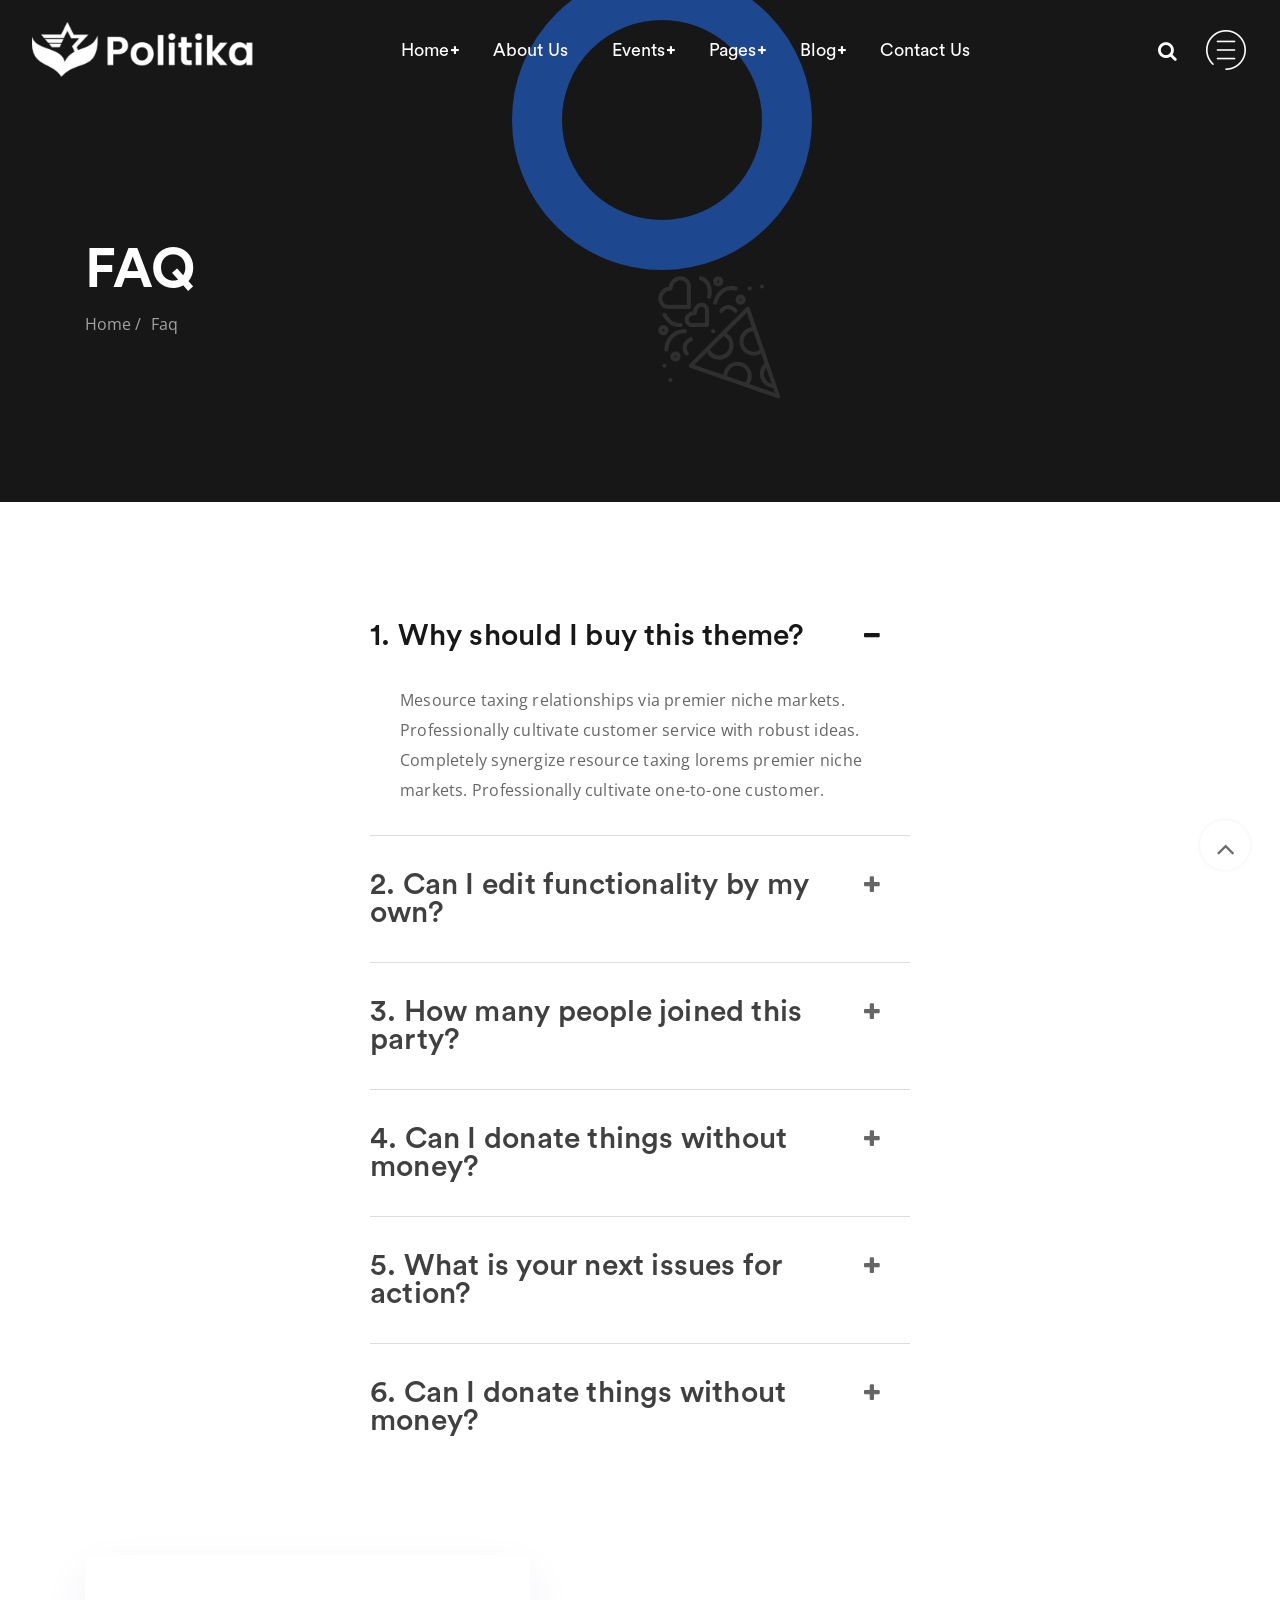
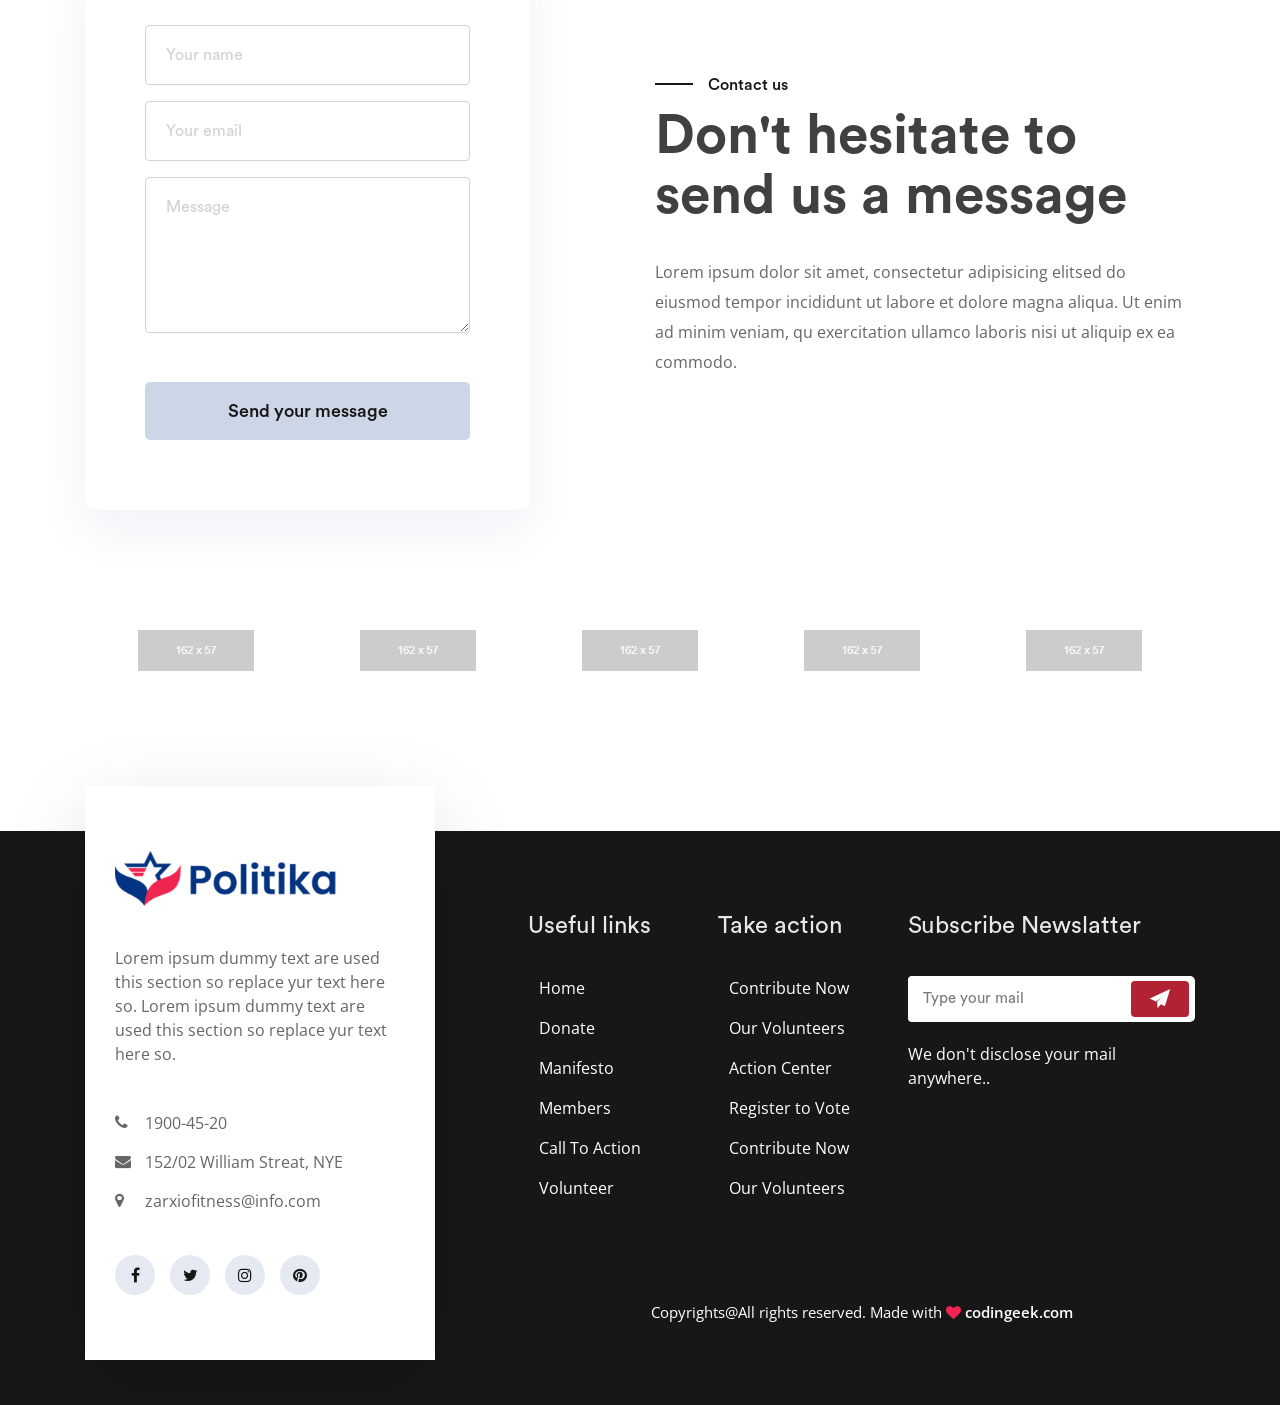
<file: faq.html>
<!DOCTYPE html>
<html lang="en">
<head>
    <meta charset="UTF-8">
    <meta name="viewport" content="width=device-width, initial-scale=1.0">
    <meta http-equiv="X-UA-Compatible" content="IE=edge" />
    <meta http-equiv="X-UA-Compatible" content="ie=edge">
    <title>Politika - Political html template</title>
     <!-- favicon -->
     <link rel=icon href=assets/img/favicon.png sizes="20x20" type="image/png">
    <!-- animate -->
    <link rel="stylesheet" href="assets/css/animate.css">
    <!-- bootstrap -->
    <link rel="stylesheet" href="assets/css/bootstrap.min.css">
    <!-- magnific popup -->
    <link rel="stylesheet" href="assets/css/magnific-popup.css">
    <!-- Slick -->
    <link rel="stylesheet" href="assets/css/slick.css" />
    <link rel="stylesheet" href="assets/css/slick-theme.css" />
    <!-- nice select -->
    <link rel="stylesheet" href="assets/css/nice-select.css">
    <!-- owl carousel -->
    <link rel="stylesheet" href="assets/css/owl.carousel.min.css">
    <!-- fontawesome -->
    <link rel="stylesheet" href="assets/css/font-awesome.min.css">
    <!-- flaticon -->
    <link rel="stylesheet" href="assets/css/flaticon.css">
    <!-- Main Stylesheet -->
    <link rel="stylesheet" href="assets/css/style.css">
    <!-- responsive Stylesheet -->
    <link rel="stylesheet" href="assets/css/responsive.css">
</head>
<body>

    <!-- preloader area start -->
    <div class="preloader" id="preloader">
        <div class="preloader-inner">
            <div class="spinner">
                <div class="dot1"></div>
                <div class="dot2"></div>
            </div>
        </div>
    </div>
    <!-- preloader area end -->

    <!-- search Popup -->
    <div class="body-overlay" id="body-overlay"></div>
    <div class="search-popup" id="search-popup">
        <form action="index.html" class="search-form">
            <div class="form-group">
                <input type="text" class="form-control" placeholder="Search.....">
            </div>
            <button type="submit" class="submit-btn"><i class="fa fa-search"></i></button>
        </form>
    </div>
    <!-- //. search Popup -->

    <!--sidebar menu start-->
    <div class="sidebar-menu" id="sidebar-menu">
        <button class="sidebar-menu-close"><i class="flaticon-close"></i></button>
        <div class="sidebar-inner">
            <div class="sidebar-logo">
                <img src="assets/img/logo.png" alt="logo"/>
            </div>
            <div class="sidemenu-text">
                <p>We believe brand interaction is key in commu- nication. Real inno vations and a positive customer experience are the heart of successful commu- nication.</p>
            </div>
            <div class="sidebar-contact">
                <h4>Contact Us</h4>
                <ul>
                    <li><i class="fa fa-map-marker"></i>Lavaca Street, Suite 2000</li>
                    <li><i class="fa fa-envelope"></i>email@evha.com</li>
                    <li><i class="fa fa-phone"></i>(+880) 172570051</li>
                </ul>
            </div>
            <div class="sidebar-subscribe">
                <input type="text" placeholder="Email">
                <button><i class="fa fa-long-arrow-right"></i></button>
            </div>
            <div class="social-link">
                <ul>
                    <li><a href="#"><i class="fa fa-facebook-f"></i></a></li>
                    <li><a href="#"><i class="fa fa-twitter"></i></a></li>
                    <li><a href="#"><i class="fa fa-instagram"></i></a></li>
                    <li><a href="#"><i class="fa fa-pinterest"></i></a></li>
                </ul>
            </div>
        </div>
    </div>
    <!--sidebar menu end-->

    <!-- navbar start -->
    <div class="politix-navbar">
        <nav class="navbar navbar-area navbar-expand-lg nav-style-02">
            <div class="container nav-container">
                <div class="responsive-mobile-menu">
                    <button class="navbar-toggler" type="button" data-toggle="collapse" data-target="#billatrail_main_menu" 
                        aria-expanded="false" aria-label="Toggle navigation">
                        <span class="navbar-toggler-icon"></span>
                        <span class="bar1"></span>
                        <span class="bar2"></span>
                        <span class="bar3"></span>
                    </button>
                </div>
                <div class="logo">
                    <a href="index.html"> <img src="assets/img/logo-white.png" alt="logo"></a>
                </div>
                <div class="collapse navbar-collapse" id="billatrail_main_menu">
                    <ul class="navbar-nav menu-open">
                        <li class="menu-item-has-children current-menu-item">
                            <a href="#">Home</a>
                            <ul class="sub-menu">
                                <li><a href="index.html"><i class="fa fa-long-arrow-right"></i>Home 01</a></li>
                                <li><a href="index-2.html"><i class="fa fa-long-arrow-right"></i>Home 02</a></li>
                                <li><a href="index-3.html"><i class="fa fa-long-arrow-right"></i>Home 03</a></li>
                                <li><a href="index-4.html"><i class="fa fa-long-arrow-right"></i>Home 04</a></li>
                                <li><a href="index-5.html"><i class="fa fa-long-arrow-right"></i>Home 05</a></li>
                            </ul>
                        </li>
                        <li><a href="about.html">About Us</a></li>
                        <li class="menu-item-has-children">
                            <a href="#">Events</a>
                            <ul class="sub-menu">
                                <li><a href="event.html"><i class="fa fa-long-arrow-right"></i>Events</a></li>
                                <li><a href="event-details.html"><i class="fa fa-long-arrow-right"></i>Event Details</a></li>
                            </ul>
                        </li>
                        <li class="menu-item-has-children">
                            <a href="#">Pages</a>
                            <ul class="sub-menu">
                                <li><a href="action.html"><i class="fa fa-long-arrow-right"></i>Take Action</a></li>
                                <li><a href="volunteer.html"><i class="fa fa-long-arrow-right"></i>Become a volunteer</a></li>
                                <li><a href="causes.html"><i class="fa fa-long-arrow-right"></i>Recent Cases</a></li>
                                <li><a href="causes-details.html"><i class="fa fa-long-arrow-right"></i>Cases Details</a></li>
                                <li><a href="team.html"><i class="fa fa-long-arrow-right"></i>Team</a></li>
                                <li><a href="404.html"><i class="fa fa-long-arrow-right"></i>404</a></li>
                                <li><a href="coming-soon.html"><i class="fa fa-long-arrow-right"></i>Coming Soon</a></li>
                                <li><a href="faq.html"><i class="fa fa-long-arrow-right"></i>FAQ</a></li>
                                <li><a href="donate.html"><i class="fa fa-long-arrow-right"></i>Donate</a></li>
                                <li><a href="signin.html"><i class="fa fa-long-arrow-right"></i>Sign In</a></li>
                                <li><a href="signup.html"><i class="fa fa-long-arrow-right"></i>Sign Up</a></li>
                            </ul>
                        </li>
                        <li class="menu-item-has-children">
                            <a href="#">Blog</a>
                            <ul class="sub-menu">
                                <li><a href="blog.html"><i class="fa fa-long-arrow-right"></i>Blog</a></li>
                                <li><a href="blog-no-sidebar.html"><i class="fa fa-long-arrow-right"></i>Blog Without Sidebar</a></li>
                                <li><a href="blog-details.html"><i class="fa fa-long-arrow-right"></i>Blog Details</a></li>
                                <li><a href="blog-details-no-sidebar.html"><i class="fa fa-long-arrow-right"></i>Blog Details Without Sidebar</a></li>
                            </ul>
                        </li>
                        <li><a href="contact.html">Contact Us</a></li>
                    </ul>
                </div>
                <div class="nav-right-part">
                    <ul>
                        <li class="search" id="search">
                            <a href="#"><i class="fa fa-search"></i></a>
                        </li>
                        <li class="menubar d-none d-lg-block" id="navigation-button">
                            <a><i class="flaticon-menu-button"></i></a>
                        </li>
                    </ul>
                </div>
            </div>
        </nav>
    </div>
    <!-- navbar end -->

    <!-- breadcrumb-area start -->
    <div class="breadcrumb-area breadcrumb-style-02 main-bg">
        <div class="container">
            <div class="row">
                <div class="col-lg-12">
                    <div class="breadcrumb-inner padding-top-238">
                        <h1 class="page-title">FAQ</h1>
                        <ul class="page-list">
                            <li><a href="index.html">Home /</a></li>
                            <li><a href="faq.html">Faq</a></li>
                        </ul>
                    </div>
                </div>
            </div>
        </div>
        <div class="breadcrumb-icon">
            <i class="flaticon-fireworks"></i>
        </div>
    </div>
    <!-- breadcrumb-area end -->

    <!-- faq-area start -->
    <div class="faq-area padding-top-85">
        <div class="container">
            <div class="row">
                <div class="col-md-6 offset-md-3">
                    <div class="accordion-style-2" id="accordionExample">
                        <div class="card">
                            <div class="card-header" id="headingOne">
                                <p class="mb-0">
                                    <a href="#" role="button" data-toggle="collapse"
                                        data-target="#collapseOne" aria-expanded="true"
                                        aria-controls="collapseOne">
                                        1. Why should I buy this theme?
                                    </a>
                                </p>
                            </div>
                            <div id="collapseOne" class="collapse show" aria-labelledby="headingOne"
                                data-parent="#accordionExample">
                                <div class="card-body">
                                    <p>Mesource taxing relationships via premier niche markets. Professionally cultivate customer service with robust ideas. Completely synergize resource taxing lorems premier niche markets. Professionally cultivate one-to-one customer.</p>
                                </div>
                            </div>
                        </div>

                        <div class="card">
                            <div class="card-header" id="headingTwo">
                                <p class="mb-0">
                                    <a href="#" role="button" data-toggle="collapse"
                                        data-target="#collapseTwo" aria-expanded="false"
                                        aria-controls="collapseTwo">
                                        2. Can I edit functionality by my own?
                                    </a>
                                </p>
                            </div>
                            <div id="collapseTwo" class="collapse" aria-labelledby="headingTwo"
                                data-parent="#accordionExample">
                                <div class="card-body">
                                    <p>Mesource taxing relationships via premier niche markets. Professionally cultivate customer service with robust ideas. Completely synergize resource taxing lorems premier niche markets. Professionally cultivate one-to-one customer.</p>
                                </div>
                            </div>
                        </div>

                        <div class="card">
                            <div class="card-header" id="headingThree">
                                <p class="mb-0">
                                    <a href="#" role="button" data-toggle="collapse"
                                        data-target="#collapseThree" aria-expanded="false"
                                        aria-controls="collapseThree">
                                        3. How many people joined this party?
                                    </a>
                                </p>
                            </div>
                            <div id="collapseThree" class="collapse" aria-labelledby="headingThree"
                                data-parent="#accordionExample">
                                <div class="card-body">
                                    <p>Mesource taxing relationships via premier niche markets. Professionally cultivate customer service with robust ideas. Completely synergize resource taxing lorems premier niche markets. Professionally cultivate one-to-one customer.</p>
                                </div>
                            </div>
                        </div>

                        <div class="card">
                            <div class="card-header" id="headingFour">
                                <p class="mb-0">
                                    <a href="#" role="button" data-toggle="collapse"
                                        data-target="#collapseFour" aria-expanded="false"
                                        aria-controls="collapseFour">
                                        4. Can I donate things without money?
                                    </a>
                                </p>
                            </div>
                            <div id="collapseFour" class="collapse" aria-labelledby="headingFour"
                                data-parent="#accordionExample">
                                <div class="card-body">
                                    <p>Mesource taxing relationships via premier niche markets. Professionally cultivate customer service with robust ideas. Completely synergize resource taxing lorems premier niche markets. Professionally cultivate one-to-one customer.</p>
                                </div>
                            </div>
                        </div>

                        <div class="card">
                            <div class="card-header" id="headingFive">
                                <p class="mb-0">
                                    <a href="#" role="button" data-toggle="collapse"
                                        data-target="#collapseFive" aria-expanded="false"
                                        aria-controls="collapseFive">
                                        5. What is your next issues for action?
                                    </a>
                                </p>
                            </div>
                            <div id="collapseFive" class="collapse" aria-labelledby="headingFive"
                                data-parent="#accordionExample">
                                <div class="card-body">
                                    <p>Mesource taxing relationships via premier niche markets. Professionally cultivate customer service with robust ideas. Completely synergize resource taxing lorems premier niche markets. Professionally cultivate one-to-one customer.</p>
                                </div>
                            </div>
                        </div>

                        <div class="card">
                            <div class="card-header" id="headingSix">
                                <p class="mb-0">
                                    <a href="#" role="button" data-toggle="collapse"
                                        data-target="#collapseSix" aria-expanded="false"
                                        aria-controls="collapseSix">
                                        6. Can I donate things without money?
                                    </a>
                                </p>
                            </div>
                            <div id="collapseSix" class="collapse" aria-labelledby="headingSix"
                                data-parent="#accordionExample">
                                <div class="card-body">
                                    <p>Mesource taxing relationships via premier niche markets. Professionally cultivate customer service with robust ideas. Completely synergize resource taxing lorems premier niche markets. Professionally cultivate one-to-one customer.</p>
                                </div>
                            </div>
                        </div>

                    </div>
                </div>
            </div>
        </div>
    </div>
    <!-- faq-area end -->


    <div class="politx-content-area padding-top-35">
        <div class="container">
            <div class="row">
                <div class="col-lg-5">
                    <form class="contact-form">
                        <div class="form-group">
                            <input type="text" class="form-control" id="name" placeholder="Your name">
                        </div>
                        <div class="form-group">
                            <input type="email" class="form-control" id="number" placeholder="Your email">
                        </div>
                        <div class="form-group">
                            <textarea class="form-control" name="msg" id="msg" cols="30" rows="5" placeholder="Message"></textarea>
                        </div>
                        <div class="btn-wrapper padding-top-33">
                            <button class="btn btn-custom-primary btn-block">Send your message</button>
                        </div>
                    </form>
                </div>
                <div class="col-lg-6 offset-lg-1 d-flex align-self-center">
                    <div class="content-box-style-01 margin-top-45">
                        <p class="section-subtitle">Contact us</p>
                        <h2 class="title">Don't hesitate to send us a message</h2>
                        <p class="para">Lorem ipsum dolor sit amet, consectetur adipisicing elitsed do eiusmod tempor incididunt ut labore et dolore magna aliqua. Ut enim ad minim veniam, qu exercitation ullamco laboris nisi ut aliquip ex ea commodo.</p>
                    </div>
                </div>
            </div>
        </div>
    </div>

    <!-- brand-area start -->
    <div class="brand-area padding-top-70 padding-bottom-110">
        <div class="container">
            <div class="row">
                <div class="col-lg-12">
                    <div class="brand-slider">
                        <div class="brant-item">
                            <img src="assets/img/brand/brand1.png" alt="brand">
                        </div>
                        <div class="brant-item">
                            <img src="assets/img/brand/brand2.png" alt="brand">
                        </div>
                        <div class="brant-item">
                            <img src="assets/img/brand/brand3.png" alt="brand">
                        </div>
                        <div class="brant-item">
                            <img src="assets/img/brand/brand4.png" alt="brand">
                        </div>
                        <div class="brant-item">
                            <img src="assets/img/brand/brand5.png" alt="brand">
                        </div>
                        <div class="brant-item">
                            <img src="assets/img/brand/brand1.png" alt="brand">
                        </div>
                        <div class="brant-item">
                            <img src="assets/img/brand/brand2.png" alt="brand">
                        </div>
                        <div class="brant-item">
                            <img src="assets/img/brand/brand3.png" alt="brand">
                        </div>
                        <div class="brant-item">
                            <img src="assets/img/brand/brand4.png" alt="brand">
                        </div>
                        <div class="brant-item">
                            <img src="assets/img/brand/brand5.png" alt="brand">
                        </div>
                    </div>
                </div>
            </div>
        </div>
    </div>
    <!-- brand-area end -->

    <!-- footer area start -->
    <footer class="footer-area footer-style-1 main-bg">
        <div class="footer-top">
            <div class="container">
                <div class="row">
                    <div class="col-xl-4">
                        <div class="footer-widget widget contact-widget">
                            <a href="index.html" class="footer-logo"> 
                                <img src="assets/img/logo.png" alt="footer logo">
                            </a>
                            <p>Lorem ipsum dummy text are used this section so replace yur text here so. Lorem ipsum dummy text are used this section so replace yur text here so.</p>
                            <ul class="contact_info_list">
                                <li class="single-info-item">
                                    <div class="icon">
                                        <i class="fa fa-phone"></i>
                                    </div>
                                    <div class="details">
                                        1900-45-20
                                    </div>
                                </li>
                                <li class="single-info-item">
                                    <div class="icon">
                                        <i class="fa fa-envelope"></i>
                                    </div>
                                    <div class="details">
                                        152/02 William Streat, NYE
                                    </div>
                                </li>
                                <li class="single-info-item">
                                    <div class="icon">
                                        <i class="fa fa-map-marker"></i>
                                    </div>
                                    <div class="details">
                                        zarxiofitness@info.com
                                    </div>
                                </li>
                            </ul>
                            <ul class="footer-social">
                                <li><a href="#"><i class="fa fa-facebook-f"></i></a></li>
                                <li><a href="#"><i class="fa fa-twitter"></i></a></li>
                                <li><a href="#"><i class="fa fa-instagram"></i></a></li>
                                <li><a href="#"><i class="fa fa-pinterest"></i></a></li>
                            </ul>
                        </div>
                    </div>
                    <div class="col-xl-8 margin-xlt-80">
                        <div class="row">
                            <div class="col-lg-3 col-xl-3 offset-xl-1">
                                <div class="footer-widget widget widget_nav_menu">
                                    <h4 class="widget-title">Useful links</h4>
                                    <ul>
                                        <li><a href="#"><i class="fa fa-long-arrow-right" aria-hidden="true"></i>Home</a></li>
                                        <li><a href="#"><i class="fa fa-long-arrow-right" aria-hidden="true"></i>Donate</a></li>
                                        <li><a href="#"><i class="fa fa-long-arrow-right" aria-hidden="true"></i>Manifesto</a></li>
                                        <li><a href="#"><i class="fa fa-long-arrow-right" aria-hidden="true"></i>Members</a></li>
                                        <li><a href="#"><i class="fa fa-long-arrow-right" aria-hidden="true"></i>Call To Action</a></li>
                                        <li><a href="#"><i class="fa fa-long-arrow-right" aria-hidden="true"></i>Volunteer</a></li>
                                    </ul>
                                </div>
                            </div>
                            <div class="col-lg-3">
                                <div class="footer-widget widget widget_nav_menu">
                                    <h4 class="widget-title">Take action</h4>
                                    <ul>
                                        <li><a href="#"><i class="fa fa-long-arrow-right" aria-hidden="true"></i>Contribute Now</a></li>
                                        <li><a href="#"><i class="fa fa-long-arrow-right" aria-hidden="true"></i>Our Volunteers</a></li>
                                        <li><a href="#"><i class="fa fa-long-arrow-right" aria-hidden="true"></i>Action Center</a></li>
                                        <li><a href="#"><i class="fa fa-long-arrow-right" aria-hidden="true"></i>Register to Vote</a></li>
                                        <li><a href="#"><i class="fa fa-long-arrow-right" aria-hidden="true"></i>Contribute Now</a></li>
                                        <li><a href="#"><i class="fa fa-long-arrow-right" aria-hidden="true"></i>Our Volunteers</a></li>
                                    </ul>
                                </div>
                            </div>
                            <div class="col-lg-5">
                                <div class="footer-widget widget">
                                    <h4 class="widget-title">Subscribe Newslatter</h4>
                                    <div class="subscribe-form">
                                        <div class="input-group">
                                            <input type="text" class="form-control" placeholder="Type your mail">
                                            <span class="input-group-btn">
                                                <button class="btn btn-default submit-btn" type="button"><i class="flaticon-sent-mail"></i></button>
                                            </span>
                                        </div>
                                    </div>
                                    <p class="description">We don't disclose your mail anywhere..</p>
                                </div>
                            </div>
                            <div class="col-xl-11 offset-xl-1">
                                <div class="copyright-area-inner copyright-sm margin-top-35">
                                    Copyrights@All rights reserved. Made with <i class="fa fa-heart"></i> <a href="https://codingeek.net/" target="_blank">codingeek.com</a>
                                </div>
                            </div>
                        </div>
                    </div>
                </div>
            </div>
        </div>
    </footer>
    <!-- footer area end -->

    <!-- back to top area start -->
    <div class="back-to-top">
        <span class="back-top"><i class="fa fa-angle-up"></i></span>
    </div>
    <!-- back to top area end -->

    <!-- jquery -->
    <script src="assets/js/vendor/jquery-2.2.4.min.js"></script>
    <!-- popper -->
    <script src="assets/js/vendor/popper.min.js"></script>
    <!-- bootstrap -->
    <script src="assets/js/vendor/bootstrap.min.js"></script>
    <!-- magnific popup -->
    <script src="assets/js/vendor/jquery.magnific-popup.js"></script>
    <!-- wow -->
    <script src="assets/js/vendor/wow.min.js"></script>
    <!-- nice select -->
    <script src="assets/js/vendor/nice-select.js"></script>
    <!-- owl carousel -->
    <script src="assets/js/vendor/owl.carousel.min.js"></script>
    <!-- Slick -->
    <script src="assets/js/vendor/slick.min.js"></script>
    <!-- Slick Animation -->
    <script src="assets/js/vendor/slick-animation.js"></script>
    <!-- waypoint -->
    <script src="assets/js/vendor/waypoints.min.js"></script>
    <!-- imageloaded -->
    <script src="assets/js/vendor/imagesloaded.pkgd.min.js"></script>
    <!-- swiper -->
    <script src="assets/js/vendor/swiper.min.js"></script>
    <!-- isotope -->
    <script src="assets/js/vendor/isotope.pkgd.min.js"></script>

    <script src="assets/js/vendor/jquery.classyloader.js"></script>

    <!-- main js -->
    <script src="assets/js/script.js"></script>
    <script src="assets/js/main.js"></script>
</body>
</html>
</file>
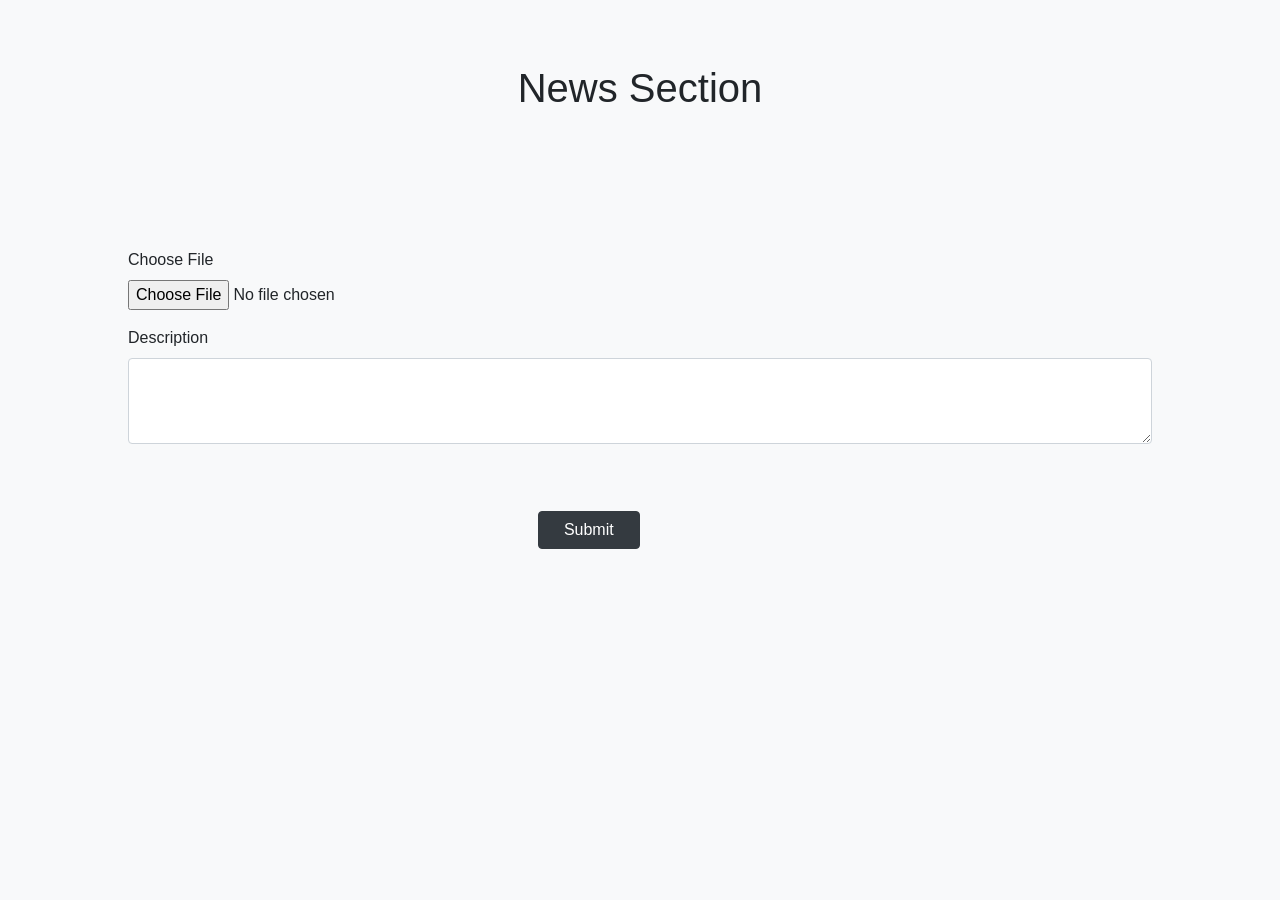
<file: form.html>
<!DOCTYPE html>
<html lang="en">
<head>
    <meta charset="UTF-8">
    <meta name="viewport" content="width=device-width, initial-scale=1.0">
    <link rel="stylesheet" href="assets/css/bootstrap.min.css">
    <title>Document</title>
</head>
<body class="bg-light">
    <h1 class="text-center" style="padding-top: 5%;">News Section</h1>
      
    <form style="padding: 10%;">
        <div class="form-group">
            <label for="exampleFormControlFile1">Choose File</label>
            <input type="file" class="form-control-file" id="exampleFormControlFile1">
        </div>

        <div class="form-group" style="margin-top: 5;">
          <label for="exampleFormControlTextarea1">Description</label>
          <textarea class="form-control" id="exampleFormControlTextarea1" rows="3"></textarea>
        </div>
        <button type="button" class="btn btn-dark" style="margin-left:40%;margin-top: 5%; width: 10%;">Submit</button>

      </form>

    
</body>
<script src="assets/js/vendor/bootstrap.min.js"></script>

</html>
</file>
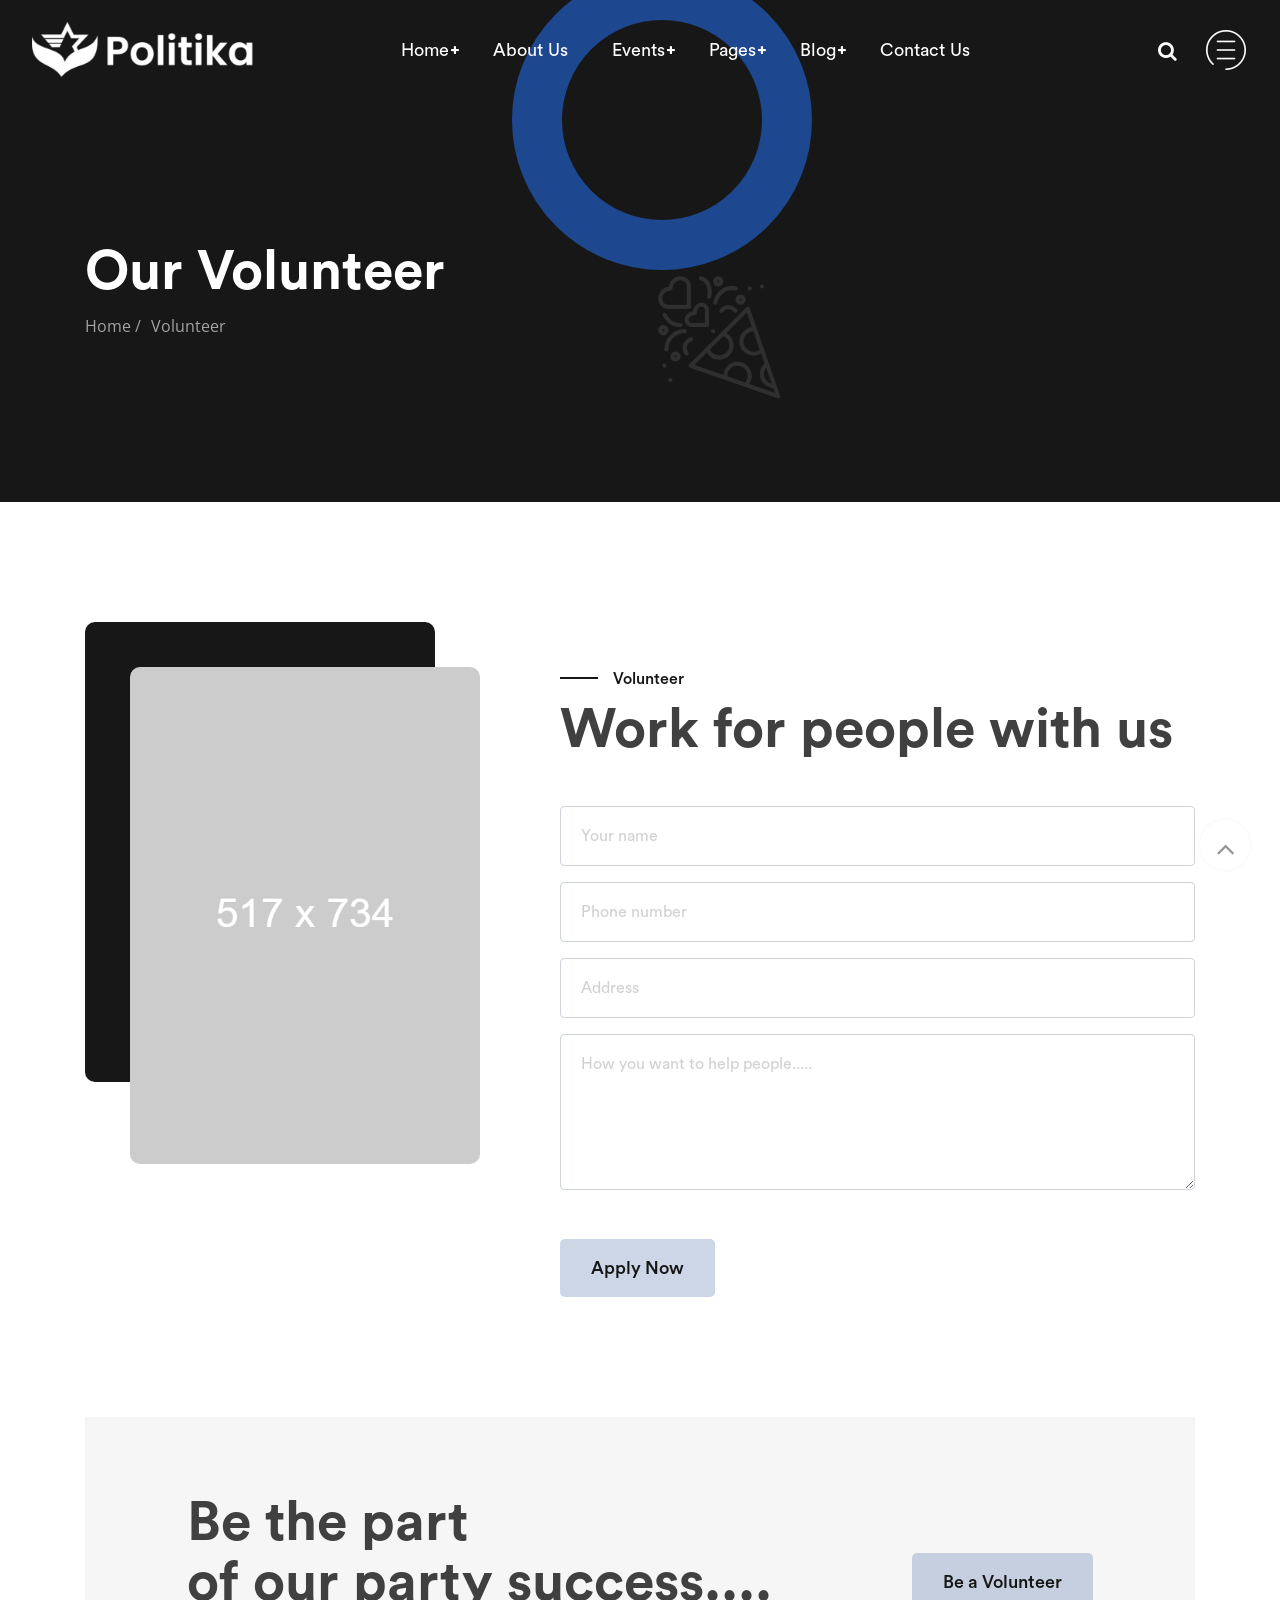
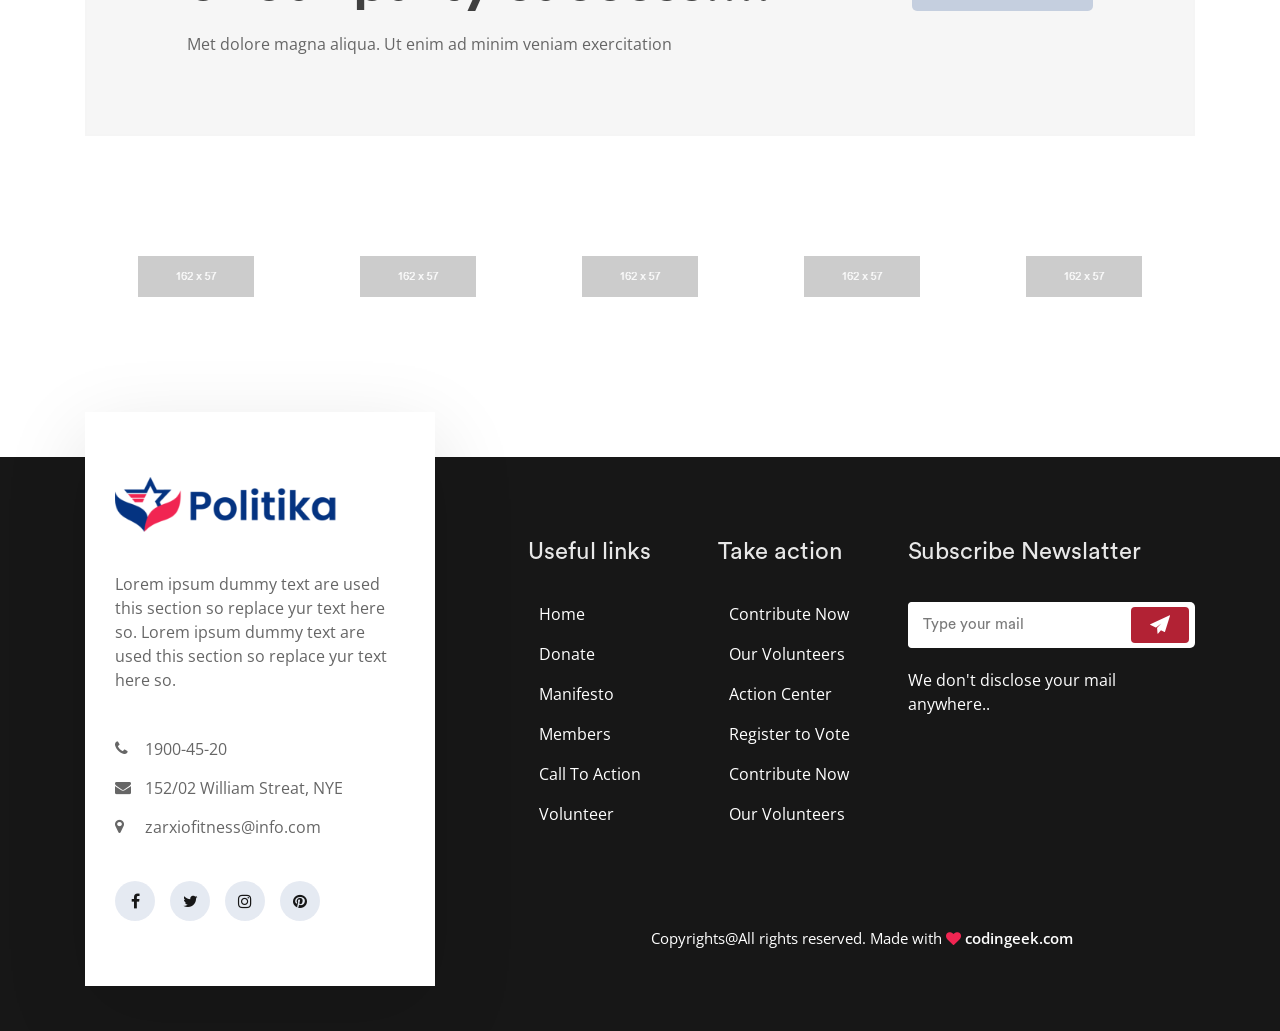
<file: volunteer.html>
<!DOCTYPE html>
<html lang="en">
<head>
    <meta charset="UTF-8">
    <meta name="viewport" content="width=device-width, initial-scale=1.0">
    <meta http-equiv="X-UA-Compatible" content="IE=edge" />
    <meta http-equiv="X-UA-Compatible" content="ie=edge">
    <title>Politika - Political html template</title>
     <!-- favicon -->
     <link rel=icon href=assets/img/favicon.png sizes="20x20" type="image/png">
    <!-- animate -->
    <link rel="stylesheet" href="assets/css/animate.css">
    <!-- bootstrap -->
    <link rel="stylesheet" href="assets/css/bootstrap.min.css">
    <!-- magnific popup -->
    <link rel="stylesheet" href="assets/css/magnific-popup.css">
    <!-- Slick -->
    <link rel="stylesheet" href="assets/css/slick.css" />
    <link rel="stylesheet" href="assets/css/slick-theme.css" />
    <!-- nice select -->
    <link rel="stylesheet" href="assets/css/nice-select.css">
    <!-- owl carousel -->
    <link rel="stylesheet" href="assets/css/owl.carousel.min.css">
    <!-- fontawesome -->
    <link rel="stylesheet" href="assets/css/font-awesome.min.css">
    <!-- flaticon -->
    <link rel="stylesheet" href="assets/css/flaticon.css">
    <!-- Main Stylesheet -->
    <link rel="stylesheet" href="assets/css/style.css">
    <!-- responsive Stylesheet -->
    <link rel="stylesheet" href="assets/css/responsive.css">
</head>
<body>

    <!-- preloader area start -->
    <div class="preloader" id="preloader">
        <div class="preloader-inner">
            <div class="spinner">
                <div class="dot1"></div>
                <div class="dot2"></div>
            </div>
        </div>
    </div>
    <!-- preloader area end -->

    <!-- search Popup -->
    <div class="body-overlay" id="body-overlay"></div>
    <div class="search-popup" id="search-popup">
        <form action="index.html" class="search-form">
            <div class="form-group">
                <input type="text" class="form-control" placeholder="Search.....">
            </div>
            <button type="submit" class="submit-btn"><i class="fa fa-search"></i></button>
        </form>
    </div>
    <!-- //. search Popup -->

    <!--sidebar menu start-->
    <div class="sidebar-menu" id="sidebar-menu">
        <button class="sidebar-menu-close"><i class="flaticon-close"></i></button>
        <div class="sidebar-inner">
            <div class="sidebar-logo">
                <img src="assets/img/logo.png" alt="logo"/>
            </div>
            <div class="sidemenu-text">
                <p>We believe brand interaction is key in commu- nication. Real inno vations and a positive customer experience are the heart of successful commu- nication.</p>
            </div>
            <div class="sidebar-contact">
                <h4>Contact Us</h4>
                <ul>
                    <li><i class="fa fa-map-marker"></i>Lavaca Street, Suite 2000</li>
                    <li><i class="fa fa-envelope"></i>email@evha.com</li>
                    <li><i class="fa fa-phone"></i>(+880) 172570051</li>
                </ul>
            </div>
            <div class="sidebar-subscribe">
                <input type="text" placeholder="Email">
                <button><i class="fa fa-long-arrow-right"></i></button>
            </div>
            <div class="social-link">
                <ul>
                    <li><a href="#"><i class="fa fa-facebook-f"></i></a></li>
                    <li><a href="#"><i class="fa fa-twitter"></i></a></li>
                    <li><a href="#"><i class="fa fa-instagram"></i></a></li>
                    <li><a href="#"><i class="fa fa-pinterest"></i></a></li>
                </ul>
            </div>
        </div>
    </div>
    <!--sidebar menu end-->

    <!-- navbar start -->
    <div class="politix-navbar">
        <nav class="navbar navbar-area navbar-expand-lg nav-style-02">
            <div class="container nav-container">
                <div class="responsive-mobile-menu">
                    <button class="navbar-toggler" type="button" data-toggle="collapse" data-target="#billatrail_main_menu" 
                        aria-expanded="false" aria-label="Toggle navigation">
                        <span class="navbar-toggler-icon"></span>
                        <span class="bar1"></span>
                        <span class="bar2"></span>
                        <span class="bar3"></span>
                    </button>
                </div>
                <div class="logo">
                    <a href="index.html"> <img src="assets/img/logo-white.png" alt="logo"></a>
                </div>
                <div class="collapse navbar-collapse" id="billatrail_main_menu">
                    <ul class="navbar-nav menu-open">
                        <li class="menu-item-has-children current-menu-item">
                            <a href="#">Home</a>
                            <ul class="sub-menu">
                                <li><a href="index.html"><i class="fa fa-long-arrow-right"></i>Home 01</a></li>
                                <li><a href="index-2.html"><i class="fa fa-long-arrow-right"></i>Home 02</a></li>
                                <li><a href="index-3.html"><i class="fa fa-long-arrow-right"></i>Home 03</a></li>
                                <li><a href="index-4.html"><i class="fa fa-long-arrow-right"></i>Home 04</a></li>
                                <li><a href="index-5.html"><i class="fa fa-long-arrow-right"></i>Home 05</a></li>
                            </ul>
                        </li>
                        <li><a href="about.html">About Us</a></li>
                        <li class="menu-item-has-children">
                            <a href="#">Events</a>
                            <ul class="sub-menu">
                                <li><a href="event.html"><i class="fa fa-long-arrow-right"></i>Events</a></li>
                                <li><a href="event-details.html"><i class="fa fa-long-arrow-right"></i>Event Details</a></li>
                            </ul>
                        </li>
                        <li class="menu-item-has-children">
                            <a href="#">Pages</a>
                            <ul class="sub-menu">
                                <li><a href="action.html"><i class="fa fa-long-arrow-right"></i>Take Action</a></li>
                                <li><a href="volunteer.html"><i class="fa fa-long-arrow-right"></i>Become a volunteer</a></li>
                                <li><a href="causes.html"><i class="fa fa-long-arrow-right"></i>Recent Cases</a></li>
                                <li><a href="causes-details.html"><i class="fa fa-long-arrow-right"></i>Cases Details</a></li>
                                <li><a href="team.html"><i class="fa fa-long-arrow-right"></i>Team</a></li>
                                <li><a href="404.html"><i class="fa fa-long-arrow-right"></i>404</a></li>
                                <li><a href="coming-soon.html"><i class="fa fa-long-arrow-right"></i>Coming Soon</a></li>
                                <li><a href="faq.html"><i class="fa fa-long-arrow-right"></i>FAQ</a></li>
                                <li><a href="donate.html"><i class="fa fa-long-arrow-right"></i>Donate</a></li>
                                <li><a href="signin.html"><i class="fa fa-long-arrow-right"></i>Sign In</a></li>
                                <li><a href="signup.html"><i class="fa fa-long-arrow-right"></i>Sign Up</a></li>
                            </ul>
                        </li>
                        <li class="menu-item-has-children">
                            <a href="#">Blog</a>
                            <ul class="sub-menu">
                                <li><a href="blog.html"><i class="fa fa-long-arrow-right"></i>Blog</a></li>
                                <li><a href="blog-no-sidebar.html"><i class="fa fa-long-arrow-right"></i>Blog Without Sidebar</a></li>
                                <li><a href="blog-details.html"><i class="fa fa-long-arrow-right"></i>Blog Details</a></li>
                                <li><a href="blog-details-no-sidebar.html"><i class="fa fa-long-arrow-right"></i>Blog Details Without Sidebar</a></li>
                            </ul>
                        </li>
                        <li><a href="contact.html">Contact Us</a></li>
                    </ul>
                </div>
                <div class="nav-right-part">
                    <ul>
                        <li class="search" id="search">
                            <a href="#"><i class="fa fa-search"></i></a>
                        </li>
                        <li class="menubar d-none d-lg-block" id="navigation-button">
                            <a><i class="flaticon-menu-button"></i></a>
                        </li>
                    </ul>
                </div>
            </div>
        </nav>
    </div>
    <!-- navbar end -->

    <!-- breadcrumb-area start -->
    <div class="breadcrumb-area breadcrumb-style-02 main-bg">
        <div class="container">
            <div class="row">
                <div class="col-lg-12">
                    <div class="breadcrumb-inner padding-top-240">
                        <h1 class="page-title">Our Volunteer</h1>
                        <ul class="page-list">
                            <li><a href="index.html">Home /</a></li>
                            <li><a href="event.html">Volunteer</a></li>
                        </ul>
                    </div>
                </div>
            </div>
        </div>
        <div class="breadcrumb-icon">
            <i class="flaticon-fireworks"></i>
        </div>
    </div>
    <!-- breadcrumb-area end -->

    <div class="politx-content-area margin-top-120">
        <div class="container">
            <div class="row">
                <div class="col-lg-4">
                    <div class="image-box-style-01 volunteer-box">
                        <img src="assets/img/volunteer.png" alt="">
                    </div>
                </div>
                <div class="col-lg-7 offset-lg-1">
                    <div class="content-box-style-01 margin-top-45 margin-bottom-0">
                        <p class="section-subtitle">Volunteer</p>
                        <h2 class="title">Work for people with us</h2>
                        <form class="volunteer-form">
                            <div class="form-group">
                              <input type="text" class="form-control" id="name" placeholder="Your name">
                            </div>
                            <div class="form-group">
                              <input type="tel" class="form-control" id="number" placeholder="Phone number">
                            </div>
                            <div class="form-group">
                              <input type="tel" class="form-control" id="address" placeholder="Address">
                            </div>
                            <div class="form-group">
                                <textarea class="form-control" name="msg" id="msg" cols="30" rows="5" placeholder="How you want to help people....."></textarea>
                            </div>
                            <div class="btn-wrapper padding-top-33">
                                <button class="btn btn-custom-primary">Apply Now</button>
                            </div>
                        </form>
                    </div>
                </div>
            </div>
        </div>
    </div>

    <!-- party-box-area start -->
    <div class="party-box-area padding-top-120">
        <div class="container">
            <div class="col-lg-12 party-box-wrapper d-flex flex-lg-row flex-column justify-content-lg-between justify-content-center text-lg-left text-center">
                <div class="party-box-content">
                    <h4>Be the part<br> of our party success....</h4>
                    <p>Met dolore magna aliqua. Ut enim ad minim veniam exercitation</p>
                </div>
                <div class="btn-wrapper align-self-center">
                    <a class="btn btn-custom-primary" href="#">Be a Volunteer</a>
                </div>
            </div>
        </div>
    </div>
    <!-- party-box-area end -->
    
    <!-- brand-area start -->
    <div class="brand-area padding-top-70 padding-bottom-110">
        <div class="container">
            <div class="row">
                <div class="col-lg-12">
                    <div class="brand-slider">
                        <div class="brant-item">
                            <img src="assets/img/brand/brand1.png" alt="brand">
                        </div>
                        <div class="brant-item">
                            <img src="assets/img/brand/brand2.png" alt="brand">
                        </div>
                        <div class="brant-item">
                            <img src="assets/img/brand/brand3.png" alt="brand">
                        </div>
                        <div class="brant-item">
                            <img src="assets/img/brand/brand4.png" alt="brand">
                        </div>
                        <div class="brant-item">
                            <img src="assets/img/brand/brand5.png" alt="brand">
                        </div>
                        <div class="brant-item">
                            <img src="assets/img/brand/brand1.png" alt="brand">
                        </div>
                        <div class="brant-item">
                            <img src="assets/img/brand/brand2.png" alt="brand">
                        </div>
                        <div class="brant-item">
                            <img src="assets/img/brand/brand3.png" alt="brand">
                        </div>
                        <div class="brant-item">
                            <img src="assets/img/brand/brand4.png" alt="brand">
                        </div>
                        <div class="brant-item">
                            <img src="assets/img/brand/brand5.png" alt="brand">
                        </div>
                    </div>
                </div>
            </div>
        </div>
    </div>
    <!-- brand-area end -->

    <!-- footer area start -->
    <footer class="footer-area footer-style-1 main-bg">
        <div class="footer-top">
            <div class="container">
                <div class="row">
                    <div class="col-xl-4">
                        <div class="footer-widget widget contact-widget">
                            <a href="index.html" class="footer-logo"> 
                                <img src="assets/img/logo.png" alt="footer logo">
                            </a>
                            <p>Lorem ipsum dummy text are used this section so replace yur text here so. Lorem ipsum dummy text are used this section so replace yur text here so.</p>
                            <ul class="contact_info_list">
                                <li class="single-info-item">
                                    <div class="icon">
                                        <i class="fa fa-phone"></i>
                                    </div>
                                    <div class="details">
                                        1900-45-20
                                    </div>
                                </li>
                                <li class="single-info-item">
                                    <div class="icon">
                                        <i class="fa fa-envelope"></i>
                                    </div>
                                    <div class="details">
                                        152/02 William Streat, NYE
                                    </div>
                                </li>
                                <li class="single-info-item">
                                    <div class="icon">
                                        <i class="fa fa-map-marker"></i>
                                    </div>
                                    <div class="details">
                                        zarxiofitness@info.com
                                    </div>
                                </li>
                            </ul>
                            <ul class="footer-social">
                                <li><a href="#"><i class="fa fa-facebook-f"></i></a></li>
                                <li><a href="#"><i class="fa fa-twitter"></i></a></li>
                                <li><a href="#"><i class="fa fa-instagram"></i></a></li>
                                <li><a href="#"><i class="fa fa-pinterest"></i></a></li>
                            </ul>
                        </div>
                    </div>
                    <div class="col-xl-8 margin-xlt-80">
                        <div class="row">
                            <div class="col-lg-3 col-xl-3 offset-xl-1">
                                <div class="footer-widget widget widget_nav_menu">
                                    <h4 class="widget-title">Useful links</h4>
                                    <ul>
                                        <li><a href="#"><i class="fa fa-long-arrow-right" aria-hidden="true"></i>Home</a></li>
                                        <li><a href="#"><i class="fa fa-long-arrow-right" aria-hidden="true"></i>Donate</a></li>
                                        <li><a href="#"><i class="fa fa-long-arrow-right" aria-hidden="true"></i>Manifesto</a></li>
                                        <li><a href="#"><i class="fa fa-long-arrow-right" aria-hidden="true"></i>Members</a></li>
                                        <li><a href="#"><i class="fa fa-long-arrow-right" aria-hidden="true"></i>Call To Action</a></li>
                                        <li><a href="#"><i class="fa fa-long-arrow-right" aria-hidden="true"></i>Volunteer</a></li>
                                    </ul>
                                </div>
                            </div>
                            <div class="col-lg-3">
                                <div class="footer-widget widget widget_nav_menu">
                                    <h4 class="widget-title">Take action</h4>
                                    <ul>
                                        <li><a href="#"><i class="fa fa-long-arrow-right" aria-hidden="true"></i>Contribute Now</a></li>
                                        <li><a href="#"><i class="fa fa-long-arrow-right" aria-hidden="true"></i>Our Volunteers</a></li>
                                        <li><a href="#"><i class="fa fa-long-arrow-right" aria-hidden="true"></i>Action Center</a></li>
                                        <li><a href="#"><i class="fa fa-long-arrow-right" aria-hidden="true"></i>Register to Vote</a></li>
                                        <li><a href="#"><i class="fa fa-long-arrow-right" aria-hidden="true"></i>Contribute Now</a></li>
                                        <li><a href="#"><i class="fa fa-long-arrow-right" aria-hidden="true"></i>Our Volunteers</a></li>
                                    </ul>
                                </div>
                            </div>
                            <div class="col-lg-5">
                                <div class="footer-widget widget">
                                    <h4 class="widget-title">Subscribe Newslatter</h4>
                                    <div class="subscribe-form">
                                        <div class="input-group">
                                            <input type="text" class="form-control" placeholder="Type your mail">
                                            <span class="input-group-btn">
                                                <button class="btn btn-default submit-btn" type="button"><i class="flaticon-sent-mail"></i></button>
                                            </span>
                                        </div>
                                    </div>
                                    <p class="description">We don't disclose your mail anywhere..</p>
                                </div>
                            </div>
                            <div class="col-xl-11 offset-xl-1">
                                <div class="copyright-area-inner copyright-sm margin-top-35">
                                    Copyrights@All rights reserved. Made with <i class="fa fa-heart"></i> <a href="https://codingeek.net/" target="_blank">codingeek.com</a>
                                </div>
                            </div>
                        </div>
                    </div>
                </div>
            </div>
        </div>
    </footer>
    <!-- footer area end -->

    <!-- back to top area start -->
    <div class="back-to-top">
        <span class="back-top"><i class="fa fa-angle-up"></i></span>
    </div>
    <!-- back to top area end -->

    <!-- jquery -->
    <script src="assets/js/vendor/jquery-2.2.4.min.js"></script>
    <!-- popper -->
    <script src="assets/js/vendor/popper.min.js"></script>
    <!-- bootstrap -->
    <script src="assets/js/vendor/bootstrap.min.js"></script>
    <!-- magnific popup -->
    <script src="assets/js/vendor/jquery.magnific-popup.js"></script>
    <!-- wow -->
    <script src="assets/js/vendor/wow.min.js"></script>
    <!-- nice select -->
    <script src="assets/js/vendor/nice-select.js"></script>
    <!-- owl carousel -->
    <script src="assets/js/vendor/owl.carousel.min.js"></script>
    <!-- Slick -->
    <script src="assets/js/vendor/slick.min.js"></script>
    <!-- Slick Animation -->
    <script src="assets/js/vendor/slick-animation.js"></script>
    <!-- waypoint -->
    <script src="assets/js/vendor/waypoints.min.js"></script>
    <!-- imageloaded -->
    <script src="assets/js/vendor/imagesloaded.pkgd.min.js"></script>
    <!-- swiper -->
    <script src="assets/js/vendor/swiper.min.js"></script>
    <!-- isotope -->
    <script src="assets/js/vendor/isotope.pkgd.min.js"></script>

    <script src="assets/js/vendor/jquery.classyloader.js"></script>

    <!-- main js -->
    <script src="assets/js/script.js"></script>
    <script src="assets/js/main.js"></script>
</body>
</html>
</file>
<file: assets/css/nice-select.css>
.nice-select{-webkit-tap-highlight-color:transparent;background-color:#fff;border-radius:5px;border:1px solid #e8e8e8;box-sizing:border-box;clear:both;cursor:pointer;display:block;float:left;font-family:inherit;font-size:14px;font-weight:400;height:42px;line-height:40px;outline:0;padding-left:18px;padding-right:30px;position:relative;text-align:left!important;-webkit-transition:all .2s ease-in-out;transition:all .2s ease-in-out;-webkit-user-select:none;-moz-user-select:none;-ms-user-select:none;user-select:none;white-space:nowrap;width:auto}.nice-select:hover{border-color:#dbdbdb}.nice-select.open,.nice-select:active,.nice-select:focus{border-color:#999}.nice-select:after{border-bottom:2px solid #999;border-right:2px solid #999;content:'';display:block;height:5px;margin-top:-4px;pointer-events:none;position:absolute;right:12px;top:50%;-webkit-transform-origin:66% 66%;-ms-transform-origin:66% 66%;transform-origin:66% 66%;-webkit-transform:rotate(45deg);-ms-transform:rotate(45deg);transform:rotate(45deg);-webkit-transition:all .15s ease-in-out;transition:all .15s ease-in-out;width:5px}.nice-select.open:after{-webkit-transform:rotate(-135deg);-ms-transform:rotate(-135deg);transform:rotate(-135deg)}.nice-select.open .list{opacity:1;pointer-events:auto;-webkit-transform:scale(1) translateY(0);-ms-transform:scale(1) translateY(0);transform:scale(1) translateY(0)}.nice-select.disabled{border-color:#ededed;color:#999;pointer-events:none}.nice-select.disabled:after{border-color:$color-gray80}.nice-select.wide{width:100%}.nice-select.wide .list{left:0!important;right:0!important}.nice-select.right{float:right}.nice-select.right .list{left:auto;right:0}.nice-select.small{font-size:12px;height:36px;line-height:34px}.nice-select.small:after{height:4px;width:4px}.nice-select.small .option{line-height:34px;min-height:34px}.nice-select .list{background-color:#fff;border-radius:5px;box-shadow:0 0 0 1px rgba(68,68,68,.11);box-sizing:border-box;margin-top:4px;opacity:0;overflow:hidden;padding:0;pointer-events:none;position:absolute;top:100%;left:0;-webkit-transform-origin:50% 0;-ms-transform-origin:50% 0;transform-origin:50% 0;-webkit-transform:scale(.75) translateY(-21px);-ms-transform:scale(.75) translateY(-21px);transform:scale(.75) translateY(-21px);-webkit-transition:all .2s cubic-bezier(.5,0,0,1.25),opacity .15s ease-out;transition:all .2s cubic-bezier(.5,0,0,1.25),opacity .15s ease-out;z-index:9}.nice-select .list:hover .option:not(:hover){background-color:transparent!important}.nice-select .option{cursor:pointer;font-weight:400;line-height:40px;list-style:none;min-height:40px;outline:0;padding-left:18px;padding-right:29px;text-align:left;-webkit-transition:all .2s;transition:all .2s}.nice-select .option.focus,.nice-select .option.selected.focus,.nice-select .option:hover{background-color:#f6f6f6}.nice-select .option.selected{font-weight:700}.nice-select .option.disabled{background-color:transparent;color:#999;cursor:default}.no-csspointerevents .nice-select .list{display:none}.no-csspointerevents .nice-select.open .list{display:block}/*# sourceMappingURL=nice-select.min.css.map */
</file>
<file: assets/css/flaticon.css>
/*
  	Flaticon icon font: Flaticon
  	Creation date: 06/10/2019 05:27
  	*/

@font-face {
  font-family: "Flaticon";
  src: url("../fonts/Flaticon.eot");
  src: url("../fonts/Flaticon.eot?#iefix") format("embedded-opentype"),
       url("../fonts/Flaticon.woff2") format("woff2"),
       url("../fonts/Flaticon.woff") format("woff"),
       url("../fonts/Flaticon.ttf") format("truetype"),
       url("../fonts/Flaticon.svg#Flaticon") format("svg");
  font-weight: normal;
  font-style: normal;
}

@media screen and (-webkit-min-device-pixel-ratio:0) {
  @font-face {
    font-family: "Flaticon";
    src: url("../fonts/Flaticon.svg#Flaticon") format("svg");
  }
}

[class^="flaticon-"]:before, [class*=" flaticon-"]:before,
[class^="flaticon-"]:after, [class*=" flaticon-"]:after {   
  font-family: Flaticon;
        font-size: 20px;
font-style: normal;
margin-left: 20px;
}

.flaticon-left-arrow-chevron:before { content: "\f100"; }
.flaticon-angle-arrow-pointing-to-right:before { content: "\f101"; }
.flaticon-map:before { content: "\f102"; }
.flaticon-sent-mail:before { content: "\f103"; }
.flaticon-menu-button:before { content: "\f104"; }
.flaticon-earth-globe:before { content: "\f105"; }
.flaticon-money:before { content: "\f106"; }
.flaticon-phone:before { content: "\f107"; }
.flaticon-info:before { content: "\f108"; }
.flaticon-network:before { content: "\f109"; }
.flaticon-close:before { content: "\f10a"; }
.flaticon-open-book:before { content: "\f10b"; }
.flaticon-elections:before { content: "\f10c"; }
.flaticon-plant:before { content: "\f10d"; }
.flaticon-hospital:before { content: "\f10e"; }
.flaticon-money-1:before { content: "\f10f"; }
.flaticon-financial:before { content: "\f110"; }
.flaticon-location:before { content: "\f111"; }
.flaticon-fingerprint:before { content: "\f112"; }
.flaticon-seo:before { content: "\f113"; }
.flaticon-calendar:before { content: "\f114"; }
.flaticon-notes:before { content: "\f115"; }
.flaticon-calendar-1:before { content: "\f116"; }
.flaticon-achievement:before { content: "\f117"; }
.flaticon-fireworks:before { content: "\f118"; }
.flaticon-growth:before { content: "\f119"; }
.flaticon-volunteer:before { content: "\f11a"; }
.flaticon-calendar-2:before { content: "\f11b"; }
.flaticon-growth-1:before { content: "\f11c"; }
.flaticon-euro:before { content: "\f11d"; }
.flaticon-left:before { content: "\f11e"; }
.flaticon-place:before { content: "\f11f"; }
.flaticon-tax:before { content: "\f120"; }
.flaticon-business-and-finance:before { content: "\f121"; }
</file>
<file: assets/css/style.css>
@charset "UTF-8";
/*
Theme Name: Bausins
Theme URI: 
Author: 
Author URI: 
Description: Bausins is a business website template
Version: 1.0.0
*/
/*--------------------------------------------------------------
>>> TABLE OF CONTENTS:
----------------------------------------------------------------

# Typography
# Normalize
# Accessibility
# Globals
# Alignments
# Clearings
# Posts and pages
# Captions
# Galleries
# Unit test
# guterberg
# Gutenberg	Default Style
# Block Color Palette Colors
# Sections
    ## Breadcrumb
    ## Comments
    ## Widgets
    ## Nav Bar
    ## Top Bar
    ## Info Bar
    ## Header
    ## Header Bottom Area
    ## Call To Action
    ## Our Work Area
    ## Testimonial Area
    ## Footer Area
    ## Abous Us Area
    ## Our Cover Area
    ## Counterup Area
    ## Who We Are Area
    ## Product Area
    ## Error 404 Area

# Elements
    ## Back Top
    ## Preloader
    ## Search Popup
    ## Video Popup
    ## Button
    ## Section Title
    ## Icon Box One
    ## Icon Box Two
    ## Icon Box Three
    ## Work Item
    ## Team
    ## Testimonial
    ## Blog Grid Item
    ## Featured Box One
    ## Counterup Item
    ## Request Call Form
    ## Accordion Item
    ## Experience Item
    ## Service Item
    ## Portfolio Item
    ## Product Item
    ## Contact Form Item
    ## Contact Info Item

--------------------------------------------------------------*/
/*-----------------
    # Typography
-----------------*/
@import url("https://fonts.googleapis.com/css?family=Open+Sans:300,300i,400,400i,600,600i,700,700i,800,800i&display=swap");
@font-face {
  font-family: "Circular Std";
  src: url("../fonts/CircularStd-Black.otf") format("opentype");
  font-weight: 900;
  font-style: normal; }

@font-face {
  font-family: "Circular Std";
  src: url("../fonts/CircularStd-BlackItalic.otf") format("opentype");
  font-weight: 900;
  font-style: italic; }

@font-face {
  font-family: "Circular Std";
  src: url("../fonts/CircularStd-Bold.otf") format("opentype");
  font-weight: 700;
  font-style: normal; }

@font-face {
  font-family: "Circular Std";
  src: url("../fonts/CircularStd-BoldItalic.otf") format("opentype");
  font-weight: 700;
  font-style: italic; }

@font-face {
  font-family: "Circular Std";
  src: url("../fonts/CircularStd-Book.otf") format("opentype");
  font-weight: 400;
  font-style: normal; }

@font-face {
  font-family: "Circular Std";
  src: url("../fonts/CircularStd-BookItalic.otf") format("opentype");
  font-weight: 400;
  font-style: italic; }

@font-face {
  font-family: "Circular Std";
  src: url("../fonts/CircularStd-Medium.otf") format("opentype");
  font-weight: 500;
  font-style: normal; }

@font-face {
  font-family: "Circular Std";
  src: url("../fonts/CircularStd-MediumItalic.otf") format("opentype");
  font-weight: 500;
  font-style: italic; }

:root {
  --main-color: #171717;
  --heading-color: #404040;
  --paragraph-color: #666;
  --body-font: 'Circular Std';
  --secondary-font: 'Open Sans', sans-serif; }

html {
  -webkit-text-size-adjust: 100%;
  -ms-text-size-adjust: 100%;
  overflow-x: hidden;
  font-family: var(--body-font); }

* {
  -webkit-box-sizing: border-box;
  box-sizing: border-box;
  outline: none;
  -moz-osx-font-smoothing: grayscale;
  /* Firefox */
  -webkit-font-smoothing: antialiased;
  /* WebKit  */ }

body {
  margin: 0;
  color: #404040;
  overflow-x: hidden;
  font-family: var(--body-font); }

.grey-bg {
  background: #F9F9FA !important; }

.white-bg {
  background: #fff !important; }

.black-bg {
  background: #404040 !important; }

.main-bg {
  background: #171717 !important; }

.color-black {
  color: var(--heading-color) !important; }

.color-main {
  color: var(--main-color) !important; }

.color-white {
  color: #fff !important; }

.color-red {
  color: #FA2727 !important; }

.color-lgray {
  color: #D1D1D1 !important; }

.font-bold {
  font-weight: 700; }

.font-semibold {
  font-weight: 600; }

.font-regular {
  font-weight: 400; }

.font-24 {
  font-size: 24px !important; }

.section-padding {
  padding-top: 140px;
  padding-bottom: 140px; }

[class^="flaticon-"]:before, [class*=" flaticon-"]:before, [class^="flaticon-"]:after, [class*=" flaticon-"]:after {
  margin-left: 0px; }

h1 {
  font-size: 80px; }

h2 {
  font-size: 55px; }

h3 {
  font-size: 30px; }

h4 {
  font-size: 24px; }

h5 {
  font-size: 18px; }

h6 {
  font-size: 16px; }

h1,
h2,
h3,
h4,
h5,
h6 {
  color: var(--heading-color);
  font-family: var(--body-font); }

p {
  color: var(--paragraph-color);
  -webkit-hyphens: auto;
  -moz-hyphens: auto;
  -ms-hyphens: auto;
  hyphens: auto;
  margin-bottom: 10px;
  font-size: 16px; }

a {
  color: inherit;
  text-decoration: none;
  color: #404040; }

a,
a:hover,
a:focus,
a:active {
  text-decoration: none;
  outline: none;
  color: inherit; }

pre {
  word-break: break-word; }

a i {
  padding: 0 2px; }

img {
  max-width: 100%; }

ol {
  counter-reset: counter;
  padding-left: 0; }

ol li {
  list-style: none;
  margin-bottom: 1rem; }

ol li:before {
  counter-increment: counter;
  content: counter(counter);
  font-weight: 500;
  margin-right: 10px; }

/*input and button type focus outline disable*/
input[type="text"]:focus,
input[type="email"]:focus,
input[type="url"]:focus,
input[type="password"]:focus,
input[type="search"]:focus,
input[type="tel"]:focus,
input[type="number"]:focus,
textarea:focus,
input[type="button"]:focus,
input[type="reset"]:focus,
input[type="submit"]:focus,
select:focus {
  outline: none;
  -webkit-box-shadow: none;
  box-shadow: none;
  border: 1px solid #ddd; }

.no-gutter.row,
.no-gutter.container,
.no-gutter.container-fluid {
  margin-left: 0;
  margin-right: 0;
  padding-left: 0;
  padding-right: 0; }

.no-gutter > [class^="col-"] {
  padding-left: 0;
  padding-right: 0; }

.no-gutter[class^="col-"] {
  padding-left: 0;
  padding-right: 0; }

.h-100vh {
  height: 100vh; }

code {
  color: #faa603; }

.section-bg-1 {
  background-color: #f4f7fc; }

.check-list {
  margin: 0;
  padding: 0;
  list-style: none; }
  .check-list li {
    display: block;
    padding-left: 20px;
    position: relative;
    z-index: 0; }
    .check-list li:after {
      position: absolute;
      left: 0;
      top: 0;
      font-family: 'fontawesome';
      content: "\f105";
      color: var(--main-color); }

.site-main .comment-navigation,
.site-main .posts-navigation,
.site-main .post-navigation {
  clear: both; }

.comment-navigation .nav-previous,
.posts-navigation .nav-previous,
.post-navigation .nav-previous {
  float: left;
  width: 50%; }

.comment-navigation .nav-next,
.posts-navigation .nav-next,
.post-navigation .nav-next {
  float: right;
  text-align: right;
  width: 50%; }

.comment-navigation .nav-previous > a,
.posts-navigation .nav-previous > a,
.post-navigation .nav-previous > a,
.comment-navigation .nav-next > a,
.posts-navigation .nav-next > a,
.post-navigation .nav-next > a {
  -webkit-transition: .3s ease-in;
  -o-transition: .3s ease-in;
  transition: .3s ease-in; }

.comment-navigation .nav-previous:hover > a,
.posts-navigation .nav-previous:hover > a,
.post-navigation .nav-previous:hover > a,
.comment-navigation .nav-next:hover > a,
.posts-navigation .nav-next:hover > a,
.post-navigation .nav-next:hover > a {
  color: var(--main-color); }

.comment-list li {
  list-style: none; }

.h-100vh {
  height: 100vh; }

.position-relative {
  position: relative; }

/*--------------------------------------------------------------
# Accessibility
--------------------------------------------------------------*/
/* Text meant only for screen readers. */
.screen-reader-text {
  border: 0;
  clip: rect(1px, 1px, 1px, 1px);
  -webkit-clip-path: inset(50%);
  clip-path: inset(50%);
  height: 1px;
  margin: -1px;
  overflow: hidden;
  padding: 0;
  position: absolute !important;
  width: 1px;
  word-wrap: normal !important;
  /* Many screen reader and browser combinations announce broken words as they would appear visually. */ }

.screen-reader-text:focus {
  background-color: #f1f1f1;
  border-radius: 3px;
  -webkit-box-shadow: 0 0 2px 2px rgba(0, 0, 0, 0.6);
  box-shadow: 0 0 2px 2px rgba(0, 0, 0, 0.6);
  clip: auto !important;
  -webkit-clip-path: none;
  clip-path: none;
  color: #21759b;
  display: block;
  font-size: 15px;
  font-size: 0.875rem;
  font-weight: bold;
  height: auto;
  left: 5px;
  line-height: normal;
  padding: 15px 23px 14px;
  text-decoration: none;
  top: 5px;
  width: auto;
  z-index: 100000;
  /* Above WP toolbar. */ }

/* Do not show the outline on the skip link target. */
#content[tabindex="-1"]:focus {
  outline: 0; }

/*--------------------------------------------------------------
# Globals
--------------------------------------------------------------*/
.padding-left-0 {
  padding-left: 0; }

.padding-right-0 {
  padding-left: 0; }

.gray-bg {
  background-color: #f8f8f8; }

.padding-top-10 {
  padding-top: 10px; }

.padding-top-20 {
  padding-top: 20px; }

.padding-top-30 {
  padding-top: 30px; }

.padding-top-33 {
  padding-top: 33px; }

.padding-top-35 {
  padding-top: 35px; }

.padding-top-40 {
  padding-top: 40px; }

.padding-top-50 {
  padding-top: 50px; }

.padding-top-60 {
  padding-top: 60px; }

.padding-top-70 {
  padding-top: 70px; }

.padding-top-80 {
  padding-top: 80px; }

.padding-top-85 {
  padding-top: 85px; }

.padding-top-90 {
  padding-top: 90px; }

.padding-top-95 {
  padding-top: 95px; }

.padding-top-100 {
  padding-top: 100px; }

.padding-top-105 {
  padding-top: 105px; }

.padding-top-110 {
  padding-top: 110px; }

.padding-top-115 {
  padding-top: 115px; }

.padding-top-120 {
  padding-top: 120px; }

.padding-top-125 {
  padding-top: 125px; }

.padding-top-130 {
  padding-top: 130px; }

.padding-top-135 {
  padding-top: 135px; }

.padding-top-140 {
  padding-top: 140px; }

.padding-top-145 {
  padding-top: 145px; }

.padding-top-150 {
  padding-top: 150px; }

.padding-top-160 {
  padding-top: 160px; }

.padding-top-165 {
  padding-top: 165px; }

.padding-top-162 {
  padding-top: 162px; }

.padding-top-170 {
  padding-top: 170px; }

.padding-top-175 {
  padding-top: 175px; }

.padding-top-180 {
  padding-top: 180px; }

.padding-top-185 {
  padding-top: 185px; }

.padding-top-190 {
  padding-top: 190px; }

.padding-top-195 {
  padding-top: 195px; }

.padding-top-200 {
  padding-top: 200px; }

.padding-top-225 {
  padding-top: 225px; }

.padding-top-230 {
  padding-top: 230px; }

.padding-top-238 {
  padding-top: 238px; }

.padding-top-240 {
  padding-top: 240px; }

.padding-top-255 {
  padding-top: 255px; }

.padding-bottom-10 {
  padding-bottom: 10px; }

.padding-bottom-20 {
  padding-bottom: 20px; }

.padding-bottom-25 {
  padding-bottom: 25px; }

.padding-bottom-30 {
  padding-bottom: 30px; }

.padding-bottom-40 {
  padding-bottom: 40px; }

.padding-bottom-50 {
  padding-bottom: 50px; }

.padding-bottom-55 {
  padding-bottom: 55px; }

.padding-bottom-58 {
  padding-bottom: 58px; }

.padding-bottom-60 {
  padding-bottom: 60px; }

.padding-bottom-63 {
  padding-bottom: 63px; }

.padding-bottom-65 {
  padding-bottom: 65px; }

.padding-bottom-70 {
  padding-bottom: 70px; }

.padding-bottom-75 {
  padding-bottom: 75px; }

.padding-bottom-80 {
  padding-bottom: 80px; }

.padding-bottom-85 {
  padding-bottom: 85px; }

.padding-bottom-90 {
  padding-bottom: 90px; }

.padding-bottom-95 {
  padding-bottom: 95px; }

.padding-bottom-100 {
  padding-bottom: 100px; }

.padding-bottom-110 {
  padding-bottom: 110px; }

.padding-bottom-105 {
  padding-bottom: 105px; }

.padding-bottom-115 {
  padding-bottom: 115px; }

.padding-bottom-120 {
  padding-bottom: 120px; }

.padding-bottom-130 {
  padding-bottom: 130px; }

.padding-bottom-135 {
  padding-bottom: 135px; }

.padding-bottom-140 {
  padding-bottom: 140px; }

.padding-bottom-145 {
  padding-bottom: 145px; }

.padding-bottom-150 {
  padding-bottom: 150px; }

.padding-bottom-170 {
  padding-bottom: 170px; }

.padding-bottom-175 {
  padding-bottom: 175px; }

.padding-bottom-180 {
  padding-bottom: 180px; }

.padding-bottom-185 {
  padding-bottom: 185px; }

.padding-bottom-190 {
  padding-bottom: 190px; }

.padding-bottom-195 {
  padding-bottom: 195px; }

.padding-bottom-200 {
  padding-bottom: 200px; }

.padding-120 {
  padding-top: 120px;
  padding-bottom: 120px; }

.padding-110 {
  padding-top: 110px;
  padding-bottom: 110px; }

.padding-100 {
  padding-top: 100px;
  padding-bottom: 100px; }

.padding-85 {
  padding-top: 85px;
  padding-bottom: 85px; }

.padding-20 {
  padding-top: 20px;
  padding-bottom: 20px; }

.padding-30 {
  padding-top: 30px;
  padding-bottom: 30px; }

.padding-40 {
  padding-top: 40px;
  padding-bottom: 40px; }

.padding-45 {
  padding-top: 45px;
  padding-bottom: 45px; }

.padding-50 {
  padding-top: 50px;
  padding-bottom: 50px; }

.padding-60 {
  padding-top: 60px;
  padding-bottom: 60px; }

.padding-70 {
  padding-top: 70px;
  padding-bottom: 70px; }

.padding-80 {
  padding-top: 80px;
  padding-bottom: 80px; }

.padding-90 {
  padding-top: 90px;
  padding-bottom: 90px; }

.padding-10 {
  padding-top: 10px;
  padding-bottom: 10px; }

.padding-lr-50 {
  padding-left: 50px;
  padding-right: 50px; }

.margin-top-10 {
  margin-top: 10px; }

.margin-top-15 {
  margin-top: 15px !important; }

.margin-top-20 {
  margin-top: 20px; }

.margin-top-30 {
  margin-top: 30px; }

.margin-top-35 {
  margin-top: 35px; }

.margin-top-40 {
  margin-top: 40px; }

.margin-top-45 {
  margin-top: 45px; }

.margin-top-50 {
  margin-top: 50px !important; }

.margin-top-55 {
  margin-top: 55px !important; }

.margin-top-60 {
  margin-top: 60px; }

.margin-top-65 {
  margin-top: 65px; }

.margin-top-70 {
  margin-top: 70px; }

.margin-top-75 {
  margin-top: 75px; }

.margin-top-80 {
  margin-top: 80px; }

.margin-top-85 {
  margin-top: 85px !important; }

.margin-top-90 {
  margin-top: 90px !important; }

.margin-top-100 {
  margin-top: 100px; }

.margin-top-105 {
  margin-top: 105px !important; }

.margin-top-110 {
  margin-top: 110px !important; }

.margin-top-115 {
  margin-top: 115px !important; }

.margin-top-125 {
  margin-top: 125px !important; }

.margin-top-120 {
  margin-top: 120px !important; }

.margin-top-130 {
  margin-top: 130px !important; }

.margin-top-135 {
  margin-top: 135px !important; }

.margin-top-140 {
  margin-top: 140px !important; }

.margin-top-150 {
  margin-top: 150px; }

.margin-top-165 {
  margin-top: 165px !important; }

.margin-top-170 {
  margin-top: 170px !important; }

.margin-top-205 {
  margin-top: 205px !important; }

.margin-top-200 {
  margin-top: 200px !important; }

.margin-top-210 {
  margin-top: 210px !important; }

.margin-top-215 {
  margin-top: 215px !important; }

.margin-top-220 {
  margin-top: 220px !important; }

.margin-top-225 {
  margin-top: 225px !important; }

.margin-top-230 {
  margin-top: 230px !important; }

.margin-top-270 {
  margin-top: 270px !important; }

.margin-top-300 {
  margin-top: 300px !important; }

.margin-xlt-80 {
  margin-top: 80px; }

.margin-bottom-0 {
  margin-bottom: 0px !important; }

.margin-bottom-6 {
  margin-bottom: 6px !important; }

.margin-bottom-10 {
  margin-bottom: 10px; }

.margin-bottom-15 {
  margin-bottom: 15px; }

.margin-bottom-20 {
  margin-bottom: 20px; }

.margin-bottom-25 {
  margin-bottom: 25px; }

.margin-bottom-30 {
  margin-bottom: 30px; }

.margin-bottom-35 {
  margin-bottom: 35px; }

.margin-bottom-40 {
  margin-bottom: 40px; }

.margin-bottom-45 {
  margin-bottom: 45px; }

.margin-bottom-50 {
  margin-bottom: 50px; }

.margin-bottom-55 {
  margin-bottom: 55px; }

.margin-bottom-60 {
  margin-bottom: 60px; }

.margin-bottom-65 {
  margin-bottom: 65px; }

.margin-bottom-70 {
  margin-bottom: 70px; }

.margin-bottom-75 {
  margin-bottom: 75px; }

.margin-bottom-80 {
  margin-bottom: 80px; }

.margin-bottom-90 {
  margin-bottom: 90px; }

.margin-bottom-100 {
  margin-bottom: 100px; }

.margin-bottom-110 {
  margin-bottom: 110px; }

.margin-bottom-115 {
  margin-bottom: 115px; }

.margin-bottom-120 {
  margin-bottom: 120px; }

.margin-bottom-125 {
  margin-bottom: 125px !important; }

.margin-bottom-140 {
  margin-bottom: 140px !important; }

.margin-bottom-130 {
  margin-bottom: 130px !important; }

.margin-bottom-135 {
  margin-bottom: 135px; }

.margin-bottom-150 {
  margin-bottom: 150px; }

.margin-bottom-165 {
  margin-bottom: 165px; }

.margin-bottom-180 {
  margin-bottom: 180px; }

.margin-bottom-175 {
  margin-bottom: 175px; }

.margin-bottom-200 {
  margin-bottom: 200px !important; }

.margin-bottom-225 {
  margin-bottom: 225px !important; }

.margin-bottom-230 {
  margin-bottom: 230px !important; }

.min-height-600 {
  min-height: 600px; }

/*--------------------------------------------------------------
# Alignments
--------------------------------------------------------------*/
.alignleft {
  float: left;
  clear: both;
  margin-right: 20px; }

.alignright {
  float: right;
  clear: both;
  margin-left: 20px; }

.aligncenter {
  clear: both;
  display: block;
  margin: 0 auto 1.75em; }

.alignfull {
  margin: 1.5em 0;
  max-width: 100%; }

.alignwide {
  max-width: 1100px; }

/*--------------------------------------------------------------
# Clearings
--------------------------------------------------------------*/
.clear:before,
.clear:after,
.entry-content:before,
.entry-content:after,
.comment-content:before,
.comment-content:after,
.site-header:before,
.site-header:after,
.site-content:before,
.site-content:after,
.site-footer:before,
.site-footer:after {
  content: "";
  display: table;
  table-layout: fixed; }

.clear:after,
.entry-content:after,
.comment-content:after,
.site-header:after,
.site-content:after,
.site-footer:after {
  clear: both; }

/*--------------------------------------------------------------
## Posts and pages
--------------------------------------------------------------*/
.sticky {
  display: block; }

.updated:not(.published) {
  display: none; }

.pagination-area ul li {
  display: inline-block; }

.pagination-area ul li + li {
  margin: 0 5px; }

.pagination-area {
  display: block;
  width: 100%; }

.pagination-area ul {
  margin: 0;
  padding: 0;
  list-style: none; }

.pagination-area ul li a,
.pagination-area ul li span {
  display: block;
  width: 50px;
  height: 50px;
  line-height: 50px;
  text-align: center;
  font-weight: 600;
  -webkit-transition: .3s ease-in;
  -o-transition: .3s ease-in;
  transition: .3s ease-in;
  color: #BCBCBC;
  cursor: pointer;
  border-radius: 50%;
  background: transparent;
  border: 1px solid #BCBCBC; }

.pagination-area ul li span.current,
.pagination-area ul li span:hover {
  background-color: #171717;
  color: #fff; }

/*--------------------------------------------------------------
# Media
--------------------------------------------------------------*/
.page-content .wp-smiley,
.entry-content .wp-smiley,
.comment-content .wp-smiley {
  border: none;
  margin-bottom: 0;
  margin-top: 0;
  padding: 0; }

/* Make sure embeds and iframes fit their containers. */
embed,
iframe,
object {
  max-width: 100%; }

/* Make sure logo link wraps around logo image. */
.custom-logo-link {
  display: inline-block; }

/*--------------------------------------------------------------
## Captions
--------------------------------------------------------------*/
.wp-caption {
  margin-bottom: 1.5em;
  max-width: 100%;
  clear: both; }

.wp-caption img[class*="wp-image-"] {
  display: block;
  margin-left: auto;
  margin-right: auto; }

.wp-caption .wp-caption-text {
  margin: 0.8075em 0; }

.wp-caption-text {
  text-align: center; }

/*--------------------------------------------------------------
## Galleries
--------------------------------------------------------------*/
.gallery {
  margin-bottom: 1.5em; }

.gallery-item {
  display: inline-block;
  text-align: center;
  vertical-align: top;
  width: 100%; }

.gallery-columns-2 .gallery-item {
  max-width: 50%; }

.gallery-columns-3 .gallery-item {
  max-width: 33.33%; }

.gallery-columns-4 .gallery-item {
  max-width: 25%; }

.gallery-columns-5 .gallery-item {
  max-width: 20%; }

.gallery-columns-6 .gallery-item {
  max-width: 16.66%; }

.gallery-columns-7 .gallery-item {
  max-width: 14.28%; }

.gallery-columns-8 .gallery-item {
  max-width: 12.5%; }

.gallery-columns-9 .gallery-item {
  max-width: 11.11%; }

.gallery-caption {
  display: block; }

/*----------------------------------------
    # Unit test
------------------------------------------*/
.wp-link-pages a {
  margin: 0 5px;
  -webkit-transition: .3s ease-in;
  -o-transition: .3s ease-in;
  transition: .3s ease-in; }

.wp-link-pages {
  margin-bottom: 30px;
  margin-top: 25px; }

.wp-link-pages span,
.wp-link-pages a {
  border: 1px solid #e2e2e2;
  padding: 5px 15px;
  display: inline-block; }

.wp-link-pages .current,
.wp-link-pages a:hover {
  background-color: var(--main-color);
  color: #fff;
  border-color: var(--main-color); }

.wp-link-pages span:first-child {
  margin-right: 5px; }

dl,
ol,
ul {
  padding-left: 15px; }

.post-password-form input {
  display: block;
  border: 1px solid #e2e2e2;
  height: 50px;
  border-radius: 3px;
  padding: 0 20px; }

.post-password-form label {
  font-weight: 600;
  color: #333; }

.post-password-form input[type=submit] {
  width: 100px;
  height: 50px;
  background-color: var(--main-color);
  color: #fff;
  font-size: 15px;
  font-weight: 600;
  letter-spacing: 1px;
  border: none;
  cursor: pointer;
  -webkit-transition: .3s ease-in;
  -o-transition: .3s ease-in;
  transition: .3s ease-in; }

.post-password-form input[type=submit]:hover {
  background-color: #121A2F; }

.footer-widget .table td,
.footer-widget .table th {
  padding: 0.50rem !important; }

/*--------------------------------------------------------------
# Gutenberg	Default Style
--------------------------------------------------------------*/
.single-post-details-item .entry-content > .alignwide {
  max-width: 1100px; }

.single-post-details-item .entry-content > .alignfull {
  margin: 1.5em 0;
  max-width: 100%; }

.wp-block-video video {
  max-width: 636px; }

.wp-block-image img {
  display: block; }

.wp-block-image.alignleft,
.wp-block-image.alignright {
  width: 100%; }

.wp-block-image.alignfull img {
  width: 100vw; }

.wp-block-gallery:not(.components-placeholder) {
  margin: 1.5em auto; }

.wp-block-cover-text p {
  padding: 1.5em 14px; }

ul.wp-block-latest-posts.alignwide,
ul.wp-block-latest-posts.alignfull,
ul.wp-block-latest-posts.is-grid.alignwide,
ul.wp-block-latest-posts.is-grid.alignwide {
  padding: 0 14px; }

.wp-block-table {
  display: block;
  overflow-x: auto; }

.wp-block-table table {
  border-collapse: collapse;
  width: 100%; }

.wp-block-table td, .wp-block-table th {
  padding: .5em; }

.wp-block-embed.type-video > .wp-block-embed__wrapper {
  position: relative;
  width: 100%;
  height: 0;
  padding-top: 56.25%; }

.wp-block-embed.type-video > .wp-block-embed__wrapper > iframe {
  position: absolute;
  width: 100%;
  height: 100%;
  top: 0;
  left: 0;
  bottom: 0;
  right: 0; }

.wp-block-quote.is-large {
  margin: 0 auto 16px; }

.wp-block-pullquote > p:first-child {
  margin-top: 0; }

.wp-block-separator {
  margin: 3em auto;
  padding: 0; }

@media screen and (min-width: 768px) {
  .wp-block-cover-text p {
    padding: 1.5em 0; } }

wp-block-video video {
  max-width: 636px; }

.wp-block-image img {
  display: block; }

.wp-block-image.alignleft,
.wp-block-image.alignright {
  width: 100%; }

.wp-block-image.alignfull img {
  width: 100vw; }

.wp-block-gallery:not(.components-placeholder) {
  margin: 1.5em auto; }

.wp-block-cover-text p {
  padding: 1.5em 14px; }

ul.wp-block-latest-posts.alignwide,
ul.wp-block-latest-posts.alignfull,
ul.wp-block-latest-posts.is-grid.alignwide,
ul.wp-block-latest-posts.is-grid.alignwide {
  padding: 0 14px; }

.wp-block-table {
  display: block;
  overflow-x: auto; }

.wp-block-table table {
  border-collapse: collapse;
  width: 100%; }

.wp-block-table td, .wp-block-table th {
  padding: .5em; }

.wp-block-embed.type-video > .wp-block-embed__wrapper {
  position: relative;
  width: 100%;
  height: 0;
  padding-top: 56.25%; }

.wp-block-embed.type-video > .wp-block-embed__wrapper > iframe {
  position: absolute;
  width: 100%;
  height: 100%;
  top: 0;
  left: 0;
  bottom: 0;
  right: 0; }

.wp-block-quote.is-large {
  margin: 0 auto 16px; }

.wp-block-pullquote > p:first-child {
  margin-top: 0; }

.wp-block-quote:not(.is-large):not(.is-style-large) {
  border-left: 4px solid #000;
  padding-left: 1em; }

.wp-block-separator {
  margin: 3em auto;
  padding: 0; }

@media screen and (min-width: 768px) {
  .wp-block-cover-text p {
    padding: 1.5em 0; } }

.wp-block-pullquote {
  border-top: 4px solid #555d66;
  border-bottom: 4px solid #555d66;
  color: #40464d; }

/*--------------------------------------------------------------
## Block Color Palette Colors
--------------------------------------------------------------*/
.has-strong-blue-color {
  color: #0073aa; }

.has-strong-blue-background-color {
  background-color: #0073aa; }

.has-lighter-blue-color {
  color: #229fd8; }

.has-lighter-blue-background-color {
  background-color: #229fd8; }

.has-very-light-gray-color {
  color: #eee; }

.has-very-light-gray-background-color {
  background-color: #eee; }

.has-very-dark-gray-color {
  color: #444; }

.has-very-dark-gray-background-color {
  background-color: #444; }

@media (min-width: 1200px) {
  .container {
    max-width: 1140px; } }

@media (min-width: 1400px) {
  .container {
    max-width: 1260px; } }

.item-bounce {
  -webkit-animation: bounce 3s infinite ease-in-out;
  -o-animation: bounce 3s infinite ease-in-out;
  -ms-animation: bounce 3s infinite ease-in-out;
  -moz-animation: bounce 3s infinite ease-in-out;
  animation: bounce 3s infinite ease-in-out; }

@-webkit-keyframes bounce {
  0% {
    -webkit-transform: translateY(-5px);
    transform: translateY(-5px); }
  50% {
    -webkit-transform: translateY(10px);
    transform: translateY(10px); }
  100% {
    -webkit-transform: translateY(-5px);
    transform: translateY(-5px); } }

@keyframes bounce {
  0% {
    -webkit-transform: translateY(-5px);
    transform: translateY(-5px); }
  50% {
    -webkit-transform: translateY(10px);
    transform: translateY(10px); }
  100% {
    -webkit-transform: translateY(-5px);
    transform: translateY(-5px); } }

.breadcrumb-area .breadcrumb-inner .page-title {
  color: #fff;
  font-family: var(--body-font);
  font-size: 55px;
  letter-spacing: 0;
  font-weight: 700; }

.breadcrumb-area .breadcrumb-inner .page-list {
  margin: 0;
  padding: 0; }
  .breadcrumb-area .breadcrumb-inner .page-list li {
    list-style: none;
    float: left;
    margin-right: 10px; }
    .breadcrumb-area .breadcrumb-inner .page-list li a {
      color: #fff;
      font-size: 16px;
      font-family: var(--secondary-font);
      opacity: .6;
      -webkit-transition: all .3s;
      -o-transition: all .3s;
      transition: all .3s; }
      .breadcrumb-area .breadcrumb-inner .page-list li a:hover {
        opacity: 1; }

.breadcrumb-style-01 {
  padding: 150px 0px;
  background-position: center;
  background-size: cover; }

.breadcrumb-style-02 {
  min-height: 500px;
  position: relative; }
  .breadcrumb-style-02::before {
    position: absolute;
    top: -6%;
    content: '';
    width: 300px;
    height: 300px;
    background: transparent;
    border-radius: 50%;
    border: 50px solid #1D478E;
    left: 40%; }
  .breadcrumb-style-02::after {
    position: absolute;
    top: -16%;
    content: '';
    width: 400px;
    height: 400px;
    background: transparent;
    border-radius: 50%;
    border: 1px solid #1D478E;
    left: 37.3%;
    opacity: .5; }
  .breadcrumb-style-02 .breadcrumb-inner {
    min-height: 502px; }
  .breadcrumb-style-02 .next-event {
    position: absolute;
    bottom: 30px; }
    .breadcrumb-style-02 .next-event a {
      color: #fff;
      text-decoration: underline;
      font-size: 16px;
      opacity: .5;
      font-weight: 400; }
  .breadcrumb-style-02 .breadcrumb-img {
    position: absolute;
    left: 44%;
    top: 20%; }
    .breadcrumb-style-02 .breadcrumb-img ul li {
      list-style: none; }
      .breadcrumb-style-02 .breadcrumb-img ul li:nth-child(1) img {
        top: 85px;
        position: absolute;
        left: 150%; }
      .breadcrumb-style-02 .breadcrumb-img ul li:nth-child(2) img {
        top: 57px;
        position: absolute;
        left: 240px; }
      .breadcrumb-style-02 .breadcrumb-img ul li:nth-child(3) img {
        top: 65px;
        position: absolute;
        left: 503px; }
      .breadcrumb-style-02 .breadcrumb-img ul li:nth-child(4) img {
        top: 260px;
        position: absolute;
        left: 240px; }
      .breadcrumb-style-02 .breadcrumb-img ul li:nth-child(5) img {
        top: 286px;
        position: absolute;
        left: 525px; }
      .breadcrumb-style-02 .breadcrumb-img ul li img {
        max-width: 500px;
        border-radius: 10px;
        z-index: 2; }
  .breadcrumb-style-02 .breadcrumb-icon {
    position: absolute;
    right: 500px;
    top: 246px; }
    .breadcrumb-style-02 .breadcrumb-icon i:before {
      color: #fff;
      font-size: 122px;
      opacity: .1; }

.breadcrumb-style-03 {
  min-height: 500px;
  position: relative; }
  .breadcrumb-style-03 .breadcrumb-inner {
    padding-top: 205px;
    min-height: 500px; }
  .breadcrumb-style-03 .page-title {
    color: #404040 !important; }
    .breadcrumb-style-03 .page-title span {
      color: #171717 !important; }
  .breadcrumb-style-03 .page-list {
    display: -webkit-box;
    display: -ms-flexbox;
    display: flex;
    -webkit-box-pack: center;
    -ms-flex-pack: center;
    justify-content: center; }
    .breadcrumb-style-03 .page-list li a {
      color: #404040 !important; }
  .breadcrumb-style-03 .breadcrumb-icon {
    position: absolute;
    right: 42%;
    top: 28%;
    z-index: -1; }
    .breadcrumb-style-03 .breadcrumb-icon i:before {
      color: #fff;
      font-size: 122px;
      opacity: .1; }

/*--------------------------------------------------------------
	## Comments
--------------------------------------------------------------*/
.comment-content a {
  word-wrap: break-word; }

.comments-area {
  margin-top: 50px; }
  .comments-area .comments-title {
    font-size: 24px;
    line-height: 34px;
    font-weight: 400;
    margin-bottom: 25px;
    color: #404040; }
  .comments-area .comment-list {
    margin: 0;
    padding: 0;
    list-style: none;
    list-style-type: none;
    margin-bottom: 20px;
    margin-top: 50px; }
    .comments-area .comment-list li {
      margin-bottom: 10px; }
      .comments-area .comment-list li:last-child {
        margin-bottom: 0; }
      .comments-area .comment-list li ul {
        list-style: none; }
        .comments-area .comment-list li ul.children {
          margin: 0;
          padding: 0;
          list-style: none;
          list-style-type: none; }
          .comments-area .comment-list li ul.children .comment {
            margin-left: 50px;
            list-style-type: none;
            list-style: none; }
      .comments-area .comment-list li .single-comment-wrap {
        display: -webkit-box;
        display: -ms-flexbox;
        display: flex;
        -ms-flex-item-align: start;
        align-self: flex-start; }
        .comments-area .comment-list li .single-comment-wrap .thumb {
          margin-right: 20px;
          min-width: 80px;
          border-radius: 50%; }
          .comments-area .comment-list li .single-comment-wrap .thumb img {
            margin-bottom: 10px;
            border-radius: 50%;
            -webkit-box-shadow: 0px 0px 15px 0px rgba(0, 0, 0, 0.3);
            box-shadow: 0px 0px 15px 0px rgba(0, 0, 0, 0.3); }
        .comments-area .comment-list li .single-comment-wrap .content {
          -webkit-box-flex: 1;
          -ms-flex: 1;
          flex: 1;
          position: relative; }
          .comments-area .comment-list li .single-comment-wrap .content .title {
            font-size: 18px;
            line-height: 28px;
            font-weight: 600;
            font-family: var(--body-font); }
          .comments-area .comment-list li .single-comment-wrap .content .comment-content {
            max-width: 620px; }
          .comments-area .comment-list li .single-comment-wrap .content p {
            font-size: 16px;
            line-height: 26px;
            word-break: break-word; }
            .comments-area .comment-list li .single-comment-wrap .content p:last-child {
              margin-bottom: 0; }
          .comments-area .comment-list li .single-comment-wrap .content .reply {
            position: absolute;
            top: 0;
            right: 0;
            color: #fff;
            -webkit-transition: all 0.3s ease-in;
            -o-transition: all 0.3s ease-in;
            transition: all 0.3s ease-in; }
            .comments-area .comment-list li .single-comment-wrap .content .reply:hover {
              color: var(--main-color); }
    .comments-area .comment-list > li:last-child .single-comment {
      border-bottom: 0px; }
    .comments-area .comment-list .comment-respond {
      margin-bottom: 30px; }
  .comments-area .reply-title,
  .comments-area .comment-reply-title {
    font-size: 24px;
    line-height: 34px;
    font-weight: 400;
    margin-bottom: 20px;
    color: #404040; }
  .comments-area .form-submit {
    margin-bottom: 0; }
  .comments-area .form-group.textarea .form-control {
    min-height: 160px;
    resize: none;
    line-height: 26px; }

.comments-area .comment-list li .single-comment-wrap .date,
.blog-details-page-content-area .comments-area .comment-list li .single-comment-wrap .time {
  display: block;
  font-size: 15px;
  line-height: 20px;
  margin-bottom: 20px; }

.comment-form .form-group.textarea .form-control:focus {
  outline: none;
  -webkit-box-shadow: none;
  -moz-box-shadow: none;
  box-shadow: none; }

.comment-form .form-group .form-control {
  height: 50px;
  line-height: 50px;
  border: 1px solid #e2e2e2; }

.comment-form .submit-btn {
  height: 50px;
  width: auto;
  border-radius: 5px;
  font-weight: 400;
  background-color: var(--main-color);
  border: none;
  cursor: pointer;
  -webkit-transition: .3s ease-in;
  -o-transition: .3s ease-in;
  transition: .3s ease-in;
  color: #fff; }

.comment-form .submit-btn:hover {
  background-color: var(--heading-color);
  color: #fff; }

.comments-area .comment-list .children li:last-child {
  margin-bottom: 30px; }

.comments-area .comment-list li ul.children {
  margin-top: 30px;
  margin-bottom: 30px; }

.comment-form-cookies-consent input[type=checkbox] {
  margin-right: 5px; }

/*--------------------------------------------------------------
	## WIdgets
--------------------------------------------------------------*/
.widget {
  margin-bottom: 50px; }

.widget select {
  width: 100%;
  height: 50px;
  padding: 10px 20px;
  font-weight: 500; }

.widget .widget-title {
  font-size: 24px;
  font-weight: 400;
  line-height: 30px;
  margin-bottom: 10px;
  position: relative;
  letter-spacing: 0px;
  font-family: var(--body-font); }

.widget.widget_calendar {
  padding-right: 24px;
  padding-left: 24px; }

.widget:last-child {
  margin-bottom: 0px; }

.widget.widget_nav_menu ul li.menu-item-has-children:after {
  display: none; }

.widget.footer-widget .subscribe-form {
  background: #fff;
  border-radius: 5px; }
  .widget.footer-widget .subscribe-form .input-group .form-control {
    padding: 12px 15px;
    font-size: 15px;
    border: 0px; }
    .widget.footer-widget .subscribe-form .input-group .form-control::-webkit-input-placeholder {
      /* WebKit browsers */
      color: rgba(64, 64, 64, 0.7); }
    .widget.footer-widget .subscribe-form .input-group .form-control:-moz-placeholder {
      /* Mozilla Firefox 4 to 18 */
      color: rgba(64, 64, 64, 0.7); }
    .widget.footer-widget .subscribe-form .input-group .form-control::-moz-placeholder {
      /* Mozilla Firefox 19+ */
      color: rgba(64, 64, 64, 0.7); }
    .widget.footer-widget .subscribe-form .input-group .form-control:-ms-input-placeholder {
      /* Internet Explorer 10+ */
      color: rgba(64, 64, 64, 0.7); }
    .widget.footer-widget .subscribe-form .input-group .form-control:focus {
      border-color: #171717; }
  .widget.footer-widget .subscribe-form .submit-btn {
    padding: 2px 18px;
    background: #B22234;
    margin-right: 6px;
    margin-top: 5px; }
    .widget.footer-widget .subscribe-form .submit-btn:hover {
      background-color: #171717 !important;
      color: #fff !important; }
  .widget.footer-widget .subscribe-form.subscribe-form-style2 .form-control {
    background: transparent;
    border-color: #171717;
    padding: 20px 20px;
    border-radius: 20px 0px 0px 20px; }
    .widget.footer-widget .subscribe-form.subscribe-form-style2 .form-control::-webkit-input-placeholder {
      /* WebKit browsers */
      color: rgba(255, 255, 255, 0.7); }
    .widget.footer-widget .subscribe-form.subscribe-form-style2 .form-control:-moz-placeholder {
      /* Mozilla Firefox 4 to 18 */
      color: rgba(255, 255, 255, 0.7); }
    .widget.footer-widget .subscribe-form.subscribe-form-style2 .form-control::-moz-placeholder {
      /* Mozilla Firefox 19+ */
      color: rgba(255, 255, 255, 0.7); }
    .widget.footer-widget .subscribe-form.subscribe-form-style2 .form-control:-ms-input-placeholder {
      /* Internet Explorer 10+ */
      color: rgba(255, 255, 255, 0.7); }
  .widget.footer-widget .subscribe-form.subscribe-form-style2 .btn {
    border-radius: 0px 20px 20px 0px;
    padding: 20px 45px;
    font-size: 15px;
    letter-spacing: 0.4px; }

.widget.footer-widget {
  padding: 0;
  margin-bottom: 45px; }

.widget ul {
  margin: 0;
  padding: 0;
  list-style: none; }

.widget ul li ul {
  margin-left: 20px; }

.widget ul li {
  display: block;
  margin: 8px 0;
  word-break: break-word; }

.widget ul li:first-child {
  margin-top: 0px; }

.widget ul li:last-child {
  margin-bottom: 0px; }

.widget ul li a {
  color: inherit;
  -webkit-transition: all 0.3s ease-in;
  -moz-transition: all 0.3s ease-in;
  -o-transition: all 0.3s ease-in;
  transition: all 0.3s ease-in; }

.widget ul li a:hover {
  color: var(--main-color); }

.footer-widget.widget_nav_menu ul li a {
  position: relative;
  padding-left: 15px; }

.footer-widget.widget_nav_menu ul li a:after {
  position: absolute;
  left: 0;
  top: 0;
  content: "";
  font-family: "fontawesome";
  font-weight: 900;
  color: var(--main-color); }

.widget_search .search-form {
  position: relative;
  -webkit-box-shadow: 0px 0px 10px #ccc;
  box-shadow: 0px 0px 10px #ccc;
  border-radius: 10px; }

.widget_search .search-form .form-group {
  margin-bottom: 0; }

.widget_search .search-form .form-group .form-control {
  height: 60px;
  padding: 0 70px 0 15px;
  border: 0px;
  border-radius: 5px; }

.widget_search .search-form .submit-btn {
  position: absolute;
  right: 15px;
  top: 15px;
  width: 75px;
  height: 30px;
  line-height: 30px;
  padding: 0;
  font-size: 16px;
  border-radius: 5px;
  background-color: var(--main-color);
  color: #fff;
  -webkit-transition: .3s ease-in;
  -o-transition: .3s ease-in;
  transition: .3s ease-in;
  border: none;
  cursor: pointer; }

.widget_search .search-form .submit-btn:hover {
  background-color: var(--heading-color);
  color: #fff; }

.widget_author_meta {
  text-align: center; }

.widget_author_meta .thumb {
  width: 80px;
  height: 80px;
  margin: 0 auto;
  margin-bottom: 20px; }

.widget_author_meta .thumb img {
  border-radius: 50%; }

.widget_author_meta .content .name {
  font-size: 21px;
  font-weight: 700; }

.widget_author_meta .content p {
  font-size: 15px;
  line-height: 26px; }

.widget_author_meta .content ul {
  margin-top: 25px; }

.widget_author_meta .content ul li {
  display: inline-block;
  margin: 0 5px; }

.widget_author_meta .content ul li a {
  display: block;
  width: 40px;
  height: 40px;
  line-height: 40px;
  text-align: center;
  border: 1px solid rgba(0, 0, 0, 0.1);
  border-radius: 50%;
  -webkit-transition: all 0.3s ease-in;
  -moz-transition: all 0.3s ease-in;
  -o-transition: all 0.3s ease-in;
  transition: all 0.3s ease-in; }

.widget_author_meta .content ul li a:hover {
  background-color: var(--main-color);
  color: #fff; }

.widget_tag_cloud .tagcloud a {
  padding: 6px 15px;
  margin: 5px;
  color: #959595;
  background: #D9D9D9;
  float: left;
  -webkit-transition: all 0.3s ease-in;
  -o-transition: all 0.3s ease-in;
  transition: all 0.3s ease-in;
  border-radius: 5px;
  font-size: 15px !important;
  letter-spacing: 1.5px; }

.widget_tag_cloud .widget-title {
  font-size: 24px;
  letter-spacing: 0.6px;
  color: #515151;
  font-weight: 600;
  margin-bottom: 30px;
  line-height: 18px; }

.widget_tag_cloud .tagcloud a:hover {
  background-color: var(--main-color);
  color: #fff; }

.widget ul li ul.sub-menu {
  position: initial; }

.widget ul li ul.sub-menu {
  visibility: visible;
  opacity: 1;
  background-color: transparent;
  border-top: none;
  -webkit-box-shadow: none;
  box-shadow: none;
  margin-top: 10px; }

.widget ul li ul.sub-menu li a {
  padding: 0 0 0px 10px; }

.widget ul li ul.sub-menu li a:hover {
  background-color: transparent; }

.widget.widget_nav_menu ul {
  margin: 0;
  padding: 0;
  list-style: none; }

.widget.widget_nav_menu ul li {
  margin: 15px 0; }

.widget.widget_nav_menu ul li:first-child {
  margin-top: 0; }

.widget.widget_nav_menu ul li:last-child {
  margin-bottom: 0; }

.widget.widget_nav_menu ul li a {
  border: none; }

.widget.widget_nav_menu ul li > ul {
  margin-left: 15px; }

.widget.footer-widget.widget_calendar table {
  margin-bottom: 0; }

.widget.footer-widget.widget_calendar caption {
  padding-bottom: 0; }

.widget.footer-widget .widget-title {
  color: rgba(255, 255, 255, 0.9);
  margin-bottom: 35px; }

.widget.footer-widget p,
.footer-widget.widget_tag_cloud .tagcloud a,
.widget.footer-widget.widget_calendar caption,
.widget.footer-widget.widget_calendar th,
.widget.footer-widget.widget_calendar td {
  color: rgba(255, 255, 255, 0.6); }

.widget.footer-widget ul li a,
.widget.footer-widget ul li {
  color: rgba(255, 255, 255, 0.6); }

.widget.footer-widget ul li a:hover {
  color: var(--main-color); }

.widget .social_share {
  margin: 0;
  padding: 0;
  list-style: none;
  display: -webkit-box;
  display: -ms-flexbox;
  display: flex;
  -ms-flex-wrap: nowrap;
  flex-wrap: nowrap; }
  .widget .social_share li {
    width: calc(100% / 3);
    margin: 0;
    display: block;
    padding: 20px 0 12px 0;
    text-align: center;
    border-radius: 5px;
    color: #fff; }
    .widget .social_share li i {
      display: block;
      margin-bottom: 10px;
      font-size: 24px; }
    .widget .social_share li a:hover {
      color: #fff; }
    .widget .social_share li + li {
      margin-left: 10px; }

.widget .recent_post_item {
  margin: 0;
  padding: 0;
  list-style: none; }
  .widget .recent_post_item li {
    display: block; }
    .widget .recent_post_item li + li {
      margin-top: 20px; }
    .widget .recent_post_item li.single-recent-post-item {
      display: -webkit-box;
      display: -ms-flexbox;
      display: flex;
      -ms-flex-item-align: start;
      align-self: flex-start; }
      .widget .recent_post_item li.single-recent-post-item .thumb {
        width: 90px;
        margin-right: 15px; }
        .widget .recent_post_item li.single-recent-post-item .thumb img {
          border-radius: 5px; }
      .widget .recent_post_item li.single-recent-post-item .content {
        -webkit-box-flex: 1;
        -ms-flex: 1;
        flex: 1; }
        .widget .recent_post_item li.single-recent-post-item .content .title {
          font-size: 20px;
          line-height: 32px;
          font-weight: 600;
          letter-spacing: 0.38px;
          color: #fff;
          text-transform: capitalize; }
        .widget .recent_post_item li.single-recent-post-item .content .desc {
          font-size: 15px;
          font-weight: 500;
          letter-spacing: 0.38px;
          color: rgba(255, 255, 255, 0.6);
          line-height: 28px; }

.footer-logo {
  margin-top: -15px;
  display: block; }
  .footer-logo img {
    margin-bottom: 40px; }

.widget .description {
  color: #fff !important;
  font-size: 16px;
  letter-spacing: 0;
  font-weight: 400;
  margin-bottom: 0px;
  font-family: var(--secondary-font);
  margin-top: 20px; }

.widget .input-group .btn {
  background: #171717;
  text-transform: uppercase;
  color: #fff;
  padding: 15px;
  font-size: 15px; }
  .widget .input-group .btn:hover {
    background: #515151 !important;
    color: #171717 !important;
    -webkit-transition: all 0.5s linear;
    -o-transition: all 0.5s linear;
    transition: all 0.5s linear; }

.copyright-area {
  padding: 20px 0;
  text-align: center;
  color: rgba(255, 255, 255, 0.7); }

.widget-testimonial .icon {
  font-size: 70px;
  line-height: 60px;
  color: var(--main-color);
  margin-bottom: 16px; }

.widget-testimonial p {
  color: rgba(255, 255, 255, 0.8);
  line-height: 1.6; }

.widget-testimonial .author-meta {
  display: -webkit-box;
  display: -ms-flexbox;
  display: flex;
  -ms-flex-item-align: start;
  align-self: flex-start;
  margin-top: 24px; }
  .widget-testimonial .author-meta .thumb {
    margin-right: 20px; }
    .widget-testimonial .author-meta .thumb img {
      max-width: 80px;
      height: 80px;
      border-radius: 50%; }
  .widget-testimonial .author-meta .content {
    -webkit-box-flex: 1;
    -ms-flex: 1;
    flex: 1;
    margin-top: 15px; }
    .widget-testimonial .author-meta .content .name {
      font-size: 18px;
      line-height: 26px;
      font-weight: 700;
      color: #fff;
      margin-bottom: 0; }
    .widget-testimonial .author-meta .content .designation {
      color: rgba(255, 255, 255, 0.8);
      font-size: 15px; }

/*----------------------------------------------
    # Nav bar 
----------------------------------------------*/
.navbar-area {
  padding: 0;
  position: fixed;
  width: 100%;
  top: 0;
  z-index: 9999;
  -webkit-transition: all .4s;
  -o-transition: all .4s;
  transition: all .4s; }
  .navbar-area.nav-absolute {
    position: absolute;
    left: 0;
    width: 100%;
    top: 0px;
    z-index: 1; }
  .navbar-area .nav-container {
    background-color: transparent;
    max-width: 82%;
    padding: 22px 0px;
    -webkit-transition: all .4s;
    -o-transition: all .4s;
    transition: all .4s; }
    .navbar-area .nav-container .logo a {
      font-family: var(--body-font);
      font-size: 33px; }
    .navbar-area .nav-container .navbar-collapse .navbar-nav {
      display: block;
      width: 100%;
      text-align: right; }
      .navbar-area .nav-container .navbar-collapse .navbar-nav li {
        display: inline-block;
        font-size: 18px;
        font-weight: 400;
        line-height: 50px;
        text-transform: capitalize; }
        .navbar-area .nav-container .navbar-collapse .navbar-nav li a {
          color: #666; }
        .navbar-area .nav-container .navbar-collapse .navbar-nav li:hover a {
          color: #404040; }
        .navbar-area .nav-container .navbar-collapse .navbar-nav li + li {
          margin-left: 20px; }
        .navbar-area .nav-container .navbar-collapse .navbar-nav li.menu-item-has-children {
          position: relative;
          z-index: 0; }
          .navbar-area .nav-container .navbar-collapse .navbar-nav li.menu-item-has-children:before {
            position: absolute;
            font-size: 10px;
            font-weight: 100;
            right: 0;
            top: 50%;
            content: '\f067';
            font-family: 'fontawesome';
            -webkit-transform: translateY(-50%);
            -ms-transform: translateY(-50%);
            transform: translateY(-50%);
            -webkit-transition: all 0.3s ease-in;
            -o-transition: all 0.3s ease-in;
            transition: all 0.3s ease-in; }
          .navbar-area .nav-container .navbar-collapse .navbar-nav li.menu-item-has-children:hover {
            -webkit-transition: all 0.3s ease-in;
            -moz-transition: all 0.3s ease-in;
            -o-transition: all 0.3s ease-in;
            transition: all 0.3s ease-in;
            color: var(--main-color); }
            .navbar-area .nav-container .navbar-collapse .navbar-nav li.menu-item-has-children:hover:before {
              color: var(--main-color); }
          .navbar-area .nav-container .navbar-collapse .navbar-nav li.menu-item-has-children:hover > .sub-menu {
            visibility: visible;
            opacity: 1; }
          .navbar-area .nav-container .navbar-collapse .navbar-nav li.menu-item-has-children .sub-menu {
            position: absolute;
            text-align: left;
            min-width: 260px;
            margin: 0;
            padding: 0 15px;
            list-style: none;
            left: 0;
            top: 100%;
            -webkit-box-shadow: 0 0 15px 0 rgba(0, 0, 0, 0.05);
            box-shadow: 0 0 15px 0 rgba(0, 0, 0, 0.05);
            background-color: #fff;
            z-index: 9;
            overflow: hidden;
            visibility: hidden;
            opacity: 0;
            -webkit-transition: all 0.3s ease-in;
            -moz-transition: all 0.3s ease-in;
            -o-transition: all 0.3s ease-in;
            transition: all 0.3s ease-in;
            border-radius: 10px; }
            .navbar-area .nav-container .navbar-collapse .navbar-nav li.menu-item-has-children .sub-menu.border-bt0 {
              border-bottom: 0px !important; }
            .navbar-area .nav-container .navbar-collapse .navbar-nav li.menu-item-has-children .sub-menu li {
              display: block;
              margin-left: 0;
              line-height: 22px;
              font-size: 15px; }
              .navbar-area .nav-container .navbar-collapse .navbar-nav li.menu-item-has-children .sub-menu li + li {
                border-top: 1px solid #e2e2e2; }
              .navbar-area .nav-container .navbar-collapse .navbar-nav li.menu-item-has-children .sub-menu li a {
                display: block;
                padding: 12px 0px;
                background-color: #fff;
                white-space: nowrap;
                color: #000;
                -webkit-transition: all .3s;
                -o-transition: all .3s;
                transition: all .3s;
                -webkit-transition: all 0.3s ease-in;
                -moz-transition: all 0.3s ease-in;
                -o-transition: all 0.3s ease-in;
                transition: all 0.3s ease-in; }
                .navbar-area .nav-container .navbar-collapse .navbar-nav li.menu-item-has-children .sub-menu li a i {
                  opacity: 0;
                  -webkit-transition: all .5s;
                  -o-transition: all .5s;
                  transition: all .5s;
                  margin-right: -18px;
                  position: relative;
                  color: #F12552; }
                .navbar-area .nav-container .navbar-collapse .navbar-nav li.menu-item-has-children .sub-menu li a:hover {
                  color: var(--main-color); }
                  .navbar-area .nav-container .navbar-collapse .navbar-nav li.menu-item-has-children .sub-menu li a:hover i {
                    opacity: 1;
                    margin-right: 5px; }
            .navbar-area .nav-container .navbar-collapse .navbar-nav li.menu-item-has-children .sub-menu .menu-item-has-children {
              position: relative;
              z-index: 0;
              padding-right: 0px; }
              .navbar-area .nav-container .navbar-collapse .navbar-nav li.menu-item-has-children .sub-menu .menu-item-has-children:before {
                position: absolute;
                right: 15px;
                top: 50%;
                content: '\f105';
                font-family: 'fontawesome';
                -ms-transform: translateY(-50%);
                /* IE 9 */
                -webkit-transform: translateY(-50%);
                /* Chrome, Safari, Opera */
                transform: translateY(-50%); }
              .navbar-area .nav-container .navbar-collapse .navbar-nav li.menu-item-has-children .sub-menu .menu-item-has-children > .sub-menu {
                left: 100%;
                top: 20px; }
                .navbar-area .nav-container .navbar-collapse .navbar-nav li.menu-item-has-children .sub-menu .menu-item-has-children > .sub-menu .sub-menu .sub-menu {
                  left: auto;
                  right: 100%; }
              .navbar-area .nav-container .navbar-collapse .navbar-nav li.menu-item-has-children .sub-menu .menu-item-has-children:hover > .sub-menu {
                visibility: visible;
                opacity: 1; }
                .navbar-area .nav-container .navbar-collapse .navbar-nav li.menu-item-has-children .sub-menu .menu-item-has-children:hover > .sub-menu li:hover:before {
                  color: #fff; }
      .navbar-area .nav-container .navbar-collapse .navbar-nav > li {
        padding-right: 10px;
        margin-right: 10px; }
        .navbar-area .nav-container .navbar-collapse .navbar-nav > li:hover {
          color: var(--main-color) !important; }
          .navbar-area .nav-container .navbar-collapse .navbar-nav > li:hover > a {
            color: var(--main-color) !important; }
          .navbar-area .nav-container .navbar-collapse .navbar-nav > li:hover:before {
            color: var(--main-color) !important; }
  .navbar-area.black-bg {
    background: var(--heading-color);
    position: relative; }

.navbar-nav {
  opacity: 0;
  margin-right: -30px;
  visibility: hidden;
  -webkit-transition: all 0.3s ease 0s;
  -o-transition: all 0.3s ease 0s;
  transition: all 0.3s ease 0s; }

.menu-open {
  opacity: 1;
  margin-right: 0;
  visibility: visible; }

.bar1 {
  width: 32px;
  height: 2px;
  margin-bottom: 5px;
  position: absolute;
  background: #fff;
  z-index: 9999;
  top: 10px;
  right: -5px; }

.bar2 {
  width: 24px;
  height: 2px;
  margin-bottom: 5px;
  position: absolute;
  background: #fff;
  z-index: 9999;
  top: 17px;
  right: -5px; }

.bar3 {
  width: 18px;
  height: 2px;
  margin-bottom: 5px;
  position: absolute;
  background: #fff;
  z-index: 9999;
  top: 24px;
  right: -5px; }

.responsive-mobile-menu button:focus {
  outline: none;
  border: none; }

@media only screen and (max-width: 991px) {
  .navbar-area .nav-container {
    position: relative;
    z-index: 0; }
    .navbar-area .nav-container .navbar-toggler {
      padding: 0px; }
    .navbar-area .nav-container .navbar-collapse {
      -webkit-transform: translateX(110%);
      -ms-transform: translateX(110%);
      transform: translateX(110%);
      margin-top: 15px;
      -webkit-transition: all 0.5s;
      -o-transition: all 0.5s;
      transition: all 0.5s;
      height: 100%;
      height: auto;
      position: absolute;
      top: 70px; }
      .navbar-area .nav-container .navbar-collapse.show {
        -webkit-transform: translateX(0);
        -ms-transform: translateX(0);
        transform: translateX(0); }
      .navbar-area .nav-container .navbar-collapse .navbar-nav {
        display: block;
        margin-top: 20px; }
        .navbar-area .nav-container .navbar-collapse .navbar-nav li {
          display: block;
          text-align: left;
          line-height: 30px;
          padding: 10px 0;
          border-bottom: 1px solid var(--heading-color); }
          .navbar-area .nav-container .navbar-collapse .navbar-nav li:last-child {
            border-bottom: none; }
          .navbar-area .nav-container .navbar-collapse .navbar-nav li + li {
            margin-left: 0; }
          .navbar-area .nav-container .navbar-collapse .navbar-nav li.menu-item-has-children:before {
            top: 25px;
            right: 20px; }
          .navbar-area .nav-container .navbar-collapse .navbar-nav li.menu-item-has-children:hover {
            padding-bottom: 0; }
            .navbar-area .nav-container .navbar-collapse .navbar-nav li.menu-item-has-children:hover > .sub-menu {
              visibility: visible;
              height: auto;
              opacity: 1;
              background-color: transparent;
              border-bottom: none; }
          .navbar-area .nav-container .navbar-collapse .navbar-nav li.menu-item-has-children .sub-menu {
            position: initial;
            display: block;
            width: 100%;
            border-top: none;
            -webkit-box-shadow: none;
            box-shadow: none;
            margin-left: 0;
            padding-bottom: 0;
            visibility: hidden;
            opacity: 0;
            height: 0;
            overflow: hidden;
            max-height: 250px;
            overflow-y: scroll;
            -webkit-transition: height 500ms;
            -moz-transition: height 500ms;
            -o-transition: height 500ms;
            transition: height 500ms;
            border-radius: 10px; }
            .navbar-area .nav-container .navbar-collapse .navbar-nav li.menu-item-has-children .sub-menu .sub-menu .menu-item-has-children:before {
              content: "\f107"; }
            .navbar-area .nav-container .navbar-collapse .navbar-nav li.menu-item-has-children .sub-menu li {
              padding: 0; }
              .navbar-area .nav-container .navbar-collapse .navbar-nav li.menu-item-has-children .sub-menu li.menu-item-has-children:hover:before {
                top: 30px;
                color: #fff; }
              .navbar-area .nav-container .navbar-collapse .navbar-nav li.menu-item-has-children .sub-menu li + li {
                border-top: none; } }

@media only screen and (max-width: 1500px) {
  .navbar-nav {
    text-align: center !important; } }

.nav-right-part ul {
  padding: 0;
  margin: 0; }
  .nav-right-part ul li {
    list-style: none;
    float: left;
    line-height: 1.1;
    margin-right: 25px; }
    .nav-right-part ul li:last-child {
      margin-right: 0px; }
    .nav-right-part ul li.search {
      position: relative;
      padding: 10px 0px 10px 20px;
      -webkit-transition: all .4s;
      -o-transition: all .4s;
      transition: all .4s; }
      .nav-right-part ul li.search a {
        font-size: 20px;
        color: #171717; }
    .nav-right-part ul li.heart {
      width: 45px;
      height: 45px;
      background: #fff;
      border-radius: 50%;
      text-align: center;
      line-height: 50px;
      -webkit-transition: all .3s;
      -o-transition: all .3s;
      transition: all .3s; }
      .nav-right-part ul li.heart:hover {
        background: #F12552; }
        .nav-right-part ul li.heart:hover i {
          color: #fff; }
      .nav-right-part ul li.heart i {
        color: #F12552;
        -webkit-transition: all .3s;
        -o-transition: all .3s;
        transition: all .3s; }
    .nav-right-part ul li.menubar a i:before {
      font-size: 40px; }
    .nav-right-part ul li.menubar:hover a i {
      color: #fff;
      cursor: pointer; }

.nav-style-02 .nav-container .navbar-collapse .navbar-nav li a {
  color: #fff; }

.nav-style-02 .nav-container .navbar-collapse .navbar-nav > li:hover > a, .nav-style-02 .nav-container .navbar-collapse .navbar-nav > li:hover:before {
  color: #fff !important;
  opacity: .8; }

.nav-style-02 .nav-right-part ul li.search a {
  color: #fff; }

.nav-style-02 .nav-container .navbar-collapse .navbar-nav li.menu-item-has-children:before {
  color: #fff !important; }

.nav-style-02 .nav-right-part li {
  position: relative;
  top: 3px; }
  .nav-style-02 .nav-right-part li a {
    color: #fff; }

.nav-style-01 .nav-right-part ul li.search {
  padding: 18px 0px 18px 20px; }

.nav-style-01 .nav-container .navbar-collapse .navbar-nav li.menu-item-has-children:before {
  color: #707077; }

.nav-style-01 {
  background: #fff; }

.black-nav .nav-right-part ul li.search a, .black-nav .nav-right-part li a {
  color: #404040 !important; }

.black-nav .bar1, .black-nav .bar2, .black-nav .bar3 {
  background: #404040; }

@media only screen and (min-width: 992px) {
  .black-nav .navbar-collapse .navbar-nav li a {
    color: #404040 !important; }
  .black-nav .nav-container .navbar-collapse .navbar-nav > li:hover > a, .black-nav .nav-container .navbar-collapse .navbar-nav > li:hover:before {
    color: #404040 !important; }
  .black-nav .nav-container .navbar-collapse .navbar-nav li.menu-item-has-children:before {
    color: #404040 !important; }
  .black-nav .nav-right-part ul li.menubar:hover a i {
    color: #404040; }
  .navbar-area-fixed .nav-container {
    padding: 10px 0px;
    -webkit-transition: all .4s;
    -o-transition: all .4s;
    transition: all .4s; } }

.nav-style-01.navbar-area-fixed {
  background: #ffffff;
  -webkit-box-shadow: 0px 4px 6px 0px rgba(12, 0, 46, 0.06);
  box-shadow: 0px 4px 6px 0px rgba(12, 0, 46, 0.06); }

.nav-style-01 .menubar {
  margin-top: 7px; }

.nav-style-02 .menubar {
  top: 0px !important; }

.nav-style-02.navbar-area-fixed {
  background: #171717;
  -webkit-box-shadow: 0px 4px 6px 0px rgba(228, 226, 234, 0.06);
  box-shadow: 0px 4px 6px 0px rgba(228, 226, 234, 0.06); }

.banner-slider {
  min-height: 100vh; }

.banner-slider [data-animation-in] {
  opacity: 0;
  -webkit-animation-duration: 1s;
  animation-duration: 1s;
  -webkit-transition: opacity 0.5s ease 0.3s;
  -o-transition: opacity 0.5s ease 0.3s;
  transition: opacity 0.5s ease 0.3s; }

.banner-area .container {
  max-width: 90%; }

.banner-asnavfor-style-01 {
  min-height: 800px;
  position: relative;
  background-color: #fff; }
  .banner-asnavfor-style-01:before {
    position: absolute;
    content: '';
    top: 170px;
    width: 100%;
    height: calc(100% - 170px);
    background-color: #171717; }
  .banner-asnavfor-style-01 .slick-prev, .banner-asnavfor-style-01 .slick-next {
    background: #fff;
    border-radius: 50%;
    width: 60px;
    height: 60px;
    z-index: 4;
    left: auto;
    right: 4%;
    -webkit-transition: all .5s;
    -o-transition: all .5s;
    transition: all .5s; }
    .banner-asnavfor-style-01 .slick-prev:hover, .banner-asnavfor-style-01 .slick-next:hover {
      background: #404040; }
      .banner-asnavfor-style-01 .slick-prev:hover:before, .banner-asnavfor-style-01 .slick-next:hover:before {
        color: #fff; }
    .banner-asnavfor-style-01 .slick-prev::before, .banner-asnavfor-style-01 .slick-next::before {
      font-family: 'fontawesome';
      color: var(--main-color);
      -webkit-transition: all .5s;
      -o-transition: all .5s;
      transition: all .5s; }
  .banner-asnavfor-style-01 .slick-prev {
    position: absolute;
    top: 82%; }
    .banner-asnavfor-style-01 .slick-prev:before {
      content: "\f104"; }
  .banner-asnavfor-style-01 .slick-next {
    top: 74%; }
    .banner-asnavfor-style-01 .slick-next:before {
      content: "\f105"; }

.banner-single-style-01 {
  height: 100vh;
  min-height: 800px; }

.banner-asnavfor-img-01 {
  width: 15%;
  position: absolute;
  left: 94%;
  bottom: 60px;
  z-index: 1;
  top: 60%; }
  .banner-asnavfor-img-01 img {
    height: 364px; }

.big-thumb {
  position: absolute;
  top: 102px;
  z-index: -1;
  left: 40%; }
  .big-thumb img {
    max-width: 90%; }

.banner-single-style-01 {
  height: 100vh; }

.banner-single-style-2 {
  padding-top: 3%;
  padding-left: 3%;
  height: 100vh;
  position: relative;
  min-height: 700px; }
  .banner-single-style-2 h2 {
    font-size: 80px;
    font-weight: 700;
    color: #fff; }
  .banner-single-style-2 p {
    font-family: var(--secondary-font);
    color: #fff; }
  .banner-single-style-2 .thumb {
    position: absolute;
    bottom: 0;
    left: 55%; }
    .banner-single-style-2 .thumb:before {
      position: absolute;
      content: '';
      width: 500px;
      height: 500px;
      border-radius: 50%;
      background: rgba(255, 255, 255, 0.1);
      z-index: -1;
      left: 100px;
      top: 50px; }

.banner-style-2 {
  height: 100vh; }
  .banner-style-2 .slick-prev, .banner-style-2 .slick-next {
    background: #fff;
    border-radius: 50%;
    width: 50px;
    height: 50px;
    z-index: 4;
    left: auto;
    -webkit-transition: all .5s;
    -o-transition: all .5s;
    transition: all .5s; }
    .banner-style-2 .slick-prev:hover, .banner-style-2 .slick-next:hover {
      background: #404040; }
      .banner-style-2 .slick-prev:hover:before, .banner-style-2 .slick-next:hover:before {
        color: #fff; }
    .banner-style-2 .slick-prev::before, .banner-style-2 .slick-next::before {
      font-family: 'fontawesome';
      color: var(--main-color);
      -webkit-transition: all .5s;
      -o-transition: all .5s;
      transition: all .5s; }
  .banner-style-2 .slick-prev {
    position: absolute;
    top: 95%;
    left: 15%; }
    .banner-style-2 .slick-prev:before {
      content: "\f104";
      margin-left: -2px; }
  .banner-style-2 .slick-next {
    top: 95%;
    left: calc(15% + 70px); }
    .banner-style-2 .slick-next:before {
      content: "\f105";
      margin-left: 3px; }
  .banner-style-2 .slick-dots {
    position: absolute;
    width: 200px;
    -webkit-transform: rotate(90deg) translateY(-50%);
    -ms-transform: rotate(90deg) translateY(-50%);
    transform: rotate(90deg) translateY(-50%);
    z-index: 9;
    top: 40%;
    right: 3%;
    border-radius: 50%;
    height: 100px; }
    .banner-style-2 .slick-dots li {
      display: block;
      float: right; }
      .banner-style-2 .slick-dots li button:before {
        height: 15px;
        width: 3px;
        line-height: 3px;
        color: #fff;
        background: #fff; }
      .banner-style-2 .slick-dots li.slick-active button:before {
        height: 50px; }

.banner-asnavfor-text-01 .banner-inner {
  height: 100%;
  min-height: 700px; }
  .banner-asnavfor-text-01 .banner-inner h2 {
    font-size: 80px;
    font-family: var(--body-font);
    font-weight: 400;
    text-transform: none;
    line-height: 89px;
    padding-top: 20%;
    color: #fff;
    z-index: 999;
    padding-left: 140px;
    margin-bottom: 25px; }
  .banner-asnavfor-text-01 .banner-inner p {
    color: #fff;
    letter-spacing: 0;
    font-size: 16px;
    font-family: var(--secondary-font);
    padding-left: 140px; }

.padding-left-140 {
  padding-left: 140px; }

.video-btn-style-01 {
  position: absolute;
  top: 76%;
  left: 44%;
  margin: 0;
  padding: 0;
  list-style: none;
  width: 65px;
  height: 65px;
  background: #fff;
  text-align: center;
  border-radius: 50%;
  -webkit-animation: ripple-white 1s linear infinite;
  animation: ripple-white 1s linear infinite;
  line-height: 40px;
  z-index: 1; }
  .video-btn-style-01 a {
    font-size: 15px;
    position: relative;
    z-index: 9;
    top: 14px;
    left: 4px; }
    .video-btn-style-01 a i:before {
      margin-left: -5px;
      color: #F12552; }

@-webkit-keyframes ripple-white {
  0% {
    -webkit-box-shadow: 0 0 0 0 rgba(255, 255, 255, 0.1), 0 0 0 10px rgba(255, 255, 255, 0.1), 0 0 0 20px rgba(255, 255, 255, 0.1);
    box-shadow: 0 0 0 0 rgba(255, 255, 255, 0.1), 0 0 0 10px rgba(255, 255, 255, 0.1), 0 0 0 20px rgba(255, 255, 255, 0.1); }
  100% {
    -webkit-box-shadow: 0 0 0 10px rgba(255, 255, 255, 0.1), 0 0 0 20px rgba(255, 255, 255, 0.1), 0 0 0 40px rgba(255, 255, 255, 0);
    box-shadow: 0 0 0 10px rgba(255, 255, 255, 0.1), 0 0 0 20px rgba(255, 255, 255, 0.1), 0 0 0 40px rgba(255, 255, 255, 0); } }

@keyframes ripple-white {
  0% {
    -webkit-box-shadow: 0 0 0 0 rgba(255, 255, 255, 0.1), 0 0 0 10px rgba(255, 255, 255, 0.1), 0 0 0 20px rgba(255, 255, 255, 0.1);
    box-shadow: 0 0 0 0 rgba(255, 255, 255, 0.1), 0 0 0 10px rgba(255, 255, 255, 0.1), 0 0 0 20px rgba(255, 255, 255, 0.1); }
  100% {
    -webkit-box-shadow: 0 0 0 10px rgba(255, 255, 255, 0.1), 0 0 0 20px rgba(255, 255, 255, 0.1), 0 0 0 40px rgba(255, 255, 255, 0);
    box-shadow: 0 0 0 10px rgba(255, 255, 255, 0.1), 0 0 0 20px rgba(255, 255, 255, 0.1), 0 0 0 40px rgba(255, 255, 255, 0); } }

.video-btn-style-04 {
  position: absolute;
  top: 50%;
  left: auto;
  right: 12%;
  margin: 0;
  padding: 0;
  list-style: none;
  width: 65px;
  height: 65px;
  background: #fff;
  text-align: center;
  border-radius: 50%;
  -webkit-animation: ripple-white3 1s linear infinite;
  animation: ripple-white3 1s linear infinite;
  line-height: 40px;
  z-index: 1; }
  .video-btn-style-04 a {
    font-size: 15px;
    position: relative;
    z-index: 9;
    top: 14px;
    color: #171717; }

@-webkit-keyframes ripple-white3 {
  0% {
    -webkit-box-shadow: 0 0 0 0 rgba(255, 255, 255, 0.1), 0 0 0 10px rgba(255, 255, 255, 0.1), 0 0 0 20px rgba(255, 255, 255, 0.1);
    box-shadow: 0 0 0 0 rgba(255, 255, 255, 0.1), 0 0 0 10px rgba(255, 255, 255, 0.1), 0 0 0 20px rgba(255, 255, 255, 0.1); }
  100% {
    -webkit-box-shadow: 0 0 0 10px rgba(255, 255, 255, 0.1), 0 0 0 20px rgba(255, 255, 255, 0.1), 0 0 0 100px rgba(255, 255, 255, 0);
    box-shadow: 0 0 0 10px rgba(255, 255, 255, 0.1), 0 0 0 20px rgba(255, 255, 255, 0.1), 0 0 0 100px rgba(255, 255, 255, 0); } }

@keyframes ripple-white3 {
  0% {
    -webkit-box-shadow: 0 0 0 0 rgba(255, 255, 255, 0.1), 0 0 0 10px rgba(255, 255, 255, 0.1), 0 0 0 20px rgba(255, 255, 255, 0.1);
    box-shadow: 0 0 0 0 rgba(255, 255, 255, 0.1), 0 0 0 10px rgba(255, 255, 255, 0.1), 0 0 0 20px rgba(255, 255, 255, 0.1); }
  100% {
    -webkit-box-shadow: 0 0 0 10px rgba(255, 255, 255, 0.1), 0 0 0 20px rgba(255, 255, 255, 0.1), 0 0 0 100px rgba(255, 255, 255, 0);
    box-shadow: 0 0 0 10px rgba(255, 255, 255, 0.1), 0 0 0 20px rgba(255, 255, 255, 0.1), 0 0 0 100px rgba(255, 255, 255, 0); } }

.video-btn-style-05 {
  position: absolute;
  bottom: 20px;
  left: 70%;
  background: #fff;
  border-radius: 10px; }
  .video-btn-style-05 .thumb {
    position: relative;
    margin-top: -50px;
    padding: 20px;
    border-radius: 10px;
    cursor: pointer; }
    .video-btn-style-05 .thumb:before {
      position: absolute;
      content: '';
      width: calc(100% - 40px);
      height: calc(100% - 40px);
      background: rgba(4, 51, 129, 0.5);
      border-radius: 10px; }
    .video-btn-style-05 .thumb i {
      position: absolute;
      color: #fff;
      left: 50%;
      top: 50%; }
    .video-btn-style-05 .thumb img {
      border-radius: 10px; }
  .video-btn-style-05 p {
    text-transform: uppercase;
    font-family: var(--secondary-font);
    color: #171717;
    font-weight: 600;
    padding-left: 20px; }

.social-icon-style-01 {
  position: absolute;
  top: 35%;
  left: 2%;
  margin: 0;
  padding: 0;
  list-style: none;
  z-index: 2; }
  .social-icon-style-01 .icon-list {
    margin-right: 5px;
    width: 30px;
    height: 30px;
    border-radius: 50%;
    text-align: center;
    margin-bottom: 20px;
    display: block; }
  .social-icon-style-01 .icon-list:last-child {
    margin-right: 0; }
  .social-icon-style-01 .icon-text {
    font-size: 13px;
    -webkit-transition: all 0.3s ease;
    -o-transition: all 0.3s ease;
    transition: all 0.3s ease;
    color: #fff; }
  .social-icon-style-01 .icon-text:hover {
    opacity: .6; }
  .social-icon-style-01:before {
    position: absolute;
    content: '';
    width: 1px;
    height: 180px;
    left: 13px;
    top: -210px;
    background: #E8E0E0; }

.scroll-style-01 {
  position: absolute;
  top: 92.8%;
  left: 2.4%;
  z-index: 2; }
  .scroll-style-01 a {
    font-size: 15px;
    line-height: 25px;
    font-family: var(--secondary-font);
    text-transform: uppercase;
    color: #fff;
    font-weight: 400;
    position: relative;
    letter-spacing: 4.8px; }
    .scroll-style-01 a:before {
      position: absolute;
      content: '';
      width: 0;
      height: 0;
      border-left: 5px solid transparent;
      border-right: 5px solid transparent;
      border-top: 10px solid #fff;
      bottom: 30px;
      left: 32px; }
    .scroll-style-01 a:after {
      position: absolute;
      content: '';
      width: 2px;
      height: 55px;
      background: #fff;
      left: 4px;
      top: -75px;
      left: 37px; }

.banner-rotate-text p {
  position: absolute;
  right: 1%;
  top: 40%;
  -webkit-transform: rotate(-90deg);
  -ms-transform: rotate(-90deg);
  transform: rotate(-90deg);
  color: #fff;
  font-family: var(--secondary-font);
  font-size: 16px;
  letter-spacing: 8px;
  font-weight: 400; }

.banner-style-2 {
  position: relative;
  background: url(../img/banner/5.png);
  background-size: cover;
  background-position: center center;
  height: 100vh;
  min-height: 700px; }
  .banner-style-2 .banner-left {
    width: 105px;
    height: 100%;
    background: #fff;
    position: absolute;
    top: 0;
    z-index: 3; }
    .banner-style-2 .banner-left p {
      -webkit-writing-mode: vertical-lr;
      -ms-writing-mode: tb-lr;
      writing-mode: vertical-lr;
      -webkit-transform: rotate(180deg);
      -ms-transform: rotate(180deg);
      transform: rotate(180deg);
      font-size: 16px;
      color: #171717;
      font-family: var(--secondary-font);
      position: absolute;
      bottom: 0;
      left: 6%;
      text-transform: uppercase;
      cursor: pointer; }
      .banner-style-2 .banner-left p span {
        font-size: 40px; }
    .banner-style-2 .banner-left .banner-two-social {
      margin: 0;
      padding: 0;
      position: absolute;
      top: 25%;
      left: 30%; }
      .banner-style-2 .banner-left .banner-two-social li {
        width: 40px;
        height: 40px;
        list-style: none;
        background: rgba(4, 51, 129, 0.1);
        border-radius: 50%;
        margin-bottom: 40px;
        line-height: 43px;
        text-align: center;
        -webkit-transition: all .3s;
        -o-transition: all .3s;
        transition: all .3s; }
        .banner-style-2 .banner-left .banner-two-social li:hover {
          background: #171717;
          color: #fff; }

.banner-bg-1 {
  background: url(../img/banner/4.png);
  background-size: cover;
  background-position: center center; }

.banner-bg-3 {
  background: url(../img/banner/bg3.jpg);
  background-size: cover;
  background-position: center center; }

.banner-style-3 {
  position: relative;
  height: 100vh;
  min-height: 700px; }
  .banner-style-3::before {
    position: absolute;
    content: '';
    top: 0;
    left: 0;
    width: 100%;
    height: 100%;
    background: #171717;
    /* background-image: url("../img/back2.jpg"); */
    background: url("../img/ezgif.com-gif-maker\ \(1\).gif");
    overflow: hidden;
   }
  .banner-style-3 .title {
    font-size: 65px;
    color: #fff;
    font-weight: 700;
    line-height: 80px;
    margin-bottom: 20px; }
  .banner-style-3 .description {
    font-size: 16px;
    color: #fff;
    letter-spacing: 0;
    font-family: var(--secondary-font); }

.banner-style-4 {
  position: relative;
  background: url(../img/banner/3.png);
  background-size: cover;
  background-position: center center;
  height: 100vh;
  min-height: 700px;
  background-color: #f6f6f6; }
  .banner-style-4:before {
    position: absolute;
    content: '';
    width: 100%;
    height: 100%;
    top: 0;
    background-color: rgba(0, 0, 0, 0.6); }
  .banner-style-4 .title {
    font-size: 80px;
    color: #fff;
    font-weight: 700;
    line-height: 100px; }
  .banner-style-4 .description {
    font-size: 20px;
    color: #fff;
    letter-spacing: 0;
    font-family: var(--secondary-font); }

.banner-style-5 {
  background: #171717;
  height: 100vh;
  position: relative;
  width: 100%;
  min-height: 969px; }
  .banner-style-5 .banner-slider-5 {
    width: 100%; }
  .banner-style-5 .slick-prev, .banner-style-5 .slick-next {
    background: #fff;
    border-radius: 50%;
    width: 50px;
    height: 50px;
    z-index: 9;
    left: auto;
    -webkit-transition: all .5s;
    -o-transition: all .5s;
    transition: all .5s; }
    .banner-style-5 .slick-prev:hover, .banner-style-5 .slick-next:hover {
      background: #404040; }
      .banner-style-5 .slick-prev:hover:before, .banner-style-5 .slick-next:hover:before {
        color: #fff; }
    .banner-style-5 .slick-prev::before, .banner-style-5 .slick-next::before {
      font-family: 'fontawesome';
      color: var(--main-color);
      -webkit-transition: all .5s;
      -o-transition: all .5s;
      transition: all .5s; }
  .banner-style-5 .slick-prev {
    position: absolute;
    top: 90%;
    left: 60%; }
    .banner-style-5 .slick-prev:before {
      content: "\f104"; }
  .banner-style-5 .slick-next {
    top: 90%;
    left: calc(60% + 70px); }
    .banner-style-5 .slick-next:before {
      content: "\f105"; }
  .banner-style-5 .banner5-sm-slider {
    width: 15%;
    position: absolute;
    left: 94%;
    bottom: 60px;
    z-index: 1;
    top: auto;
    bottom: 0; }
    .banner-style-5 .banner5-sm-slider .thumb .content {
      background: #F12552;
      color: #fff;
      -webkit-writing-mode: vertical-lr;
      -ms-writing-mode: tb-lr;
      writing-mode: vertical-lr;
      -webkit-transform: rotate(180deg);
      -ms-transform: rotate(180deg);
      transform: rotate(180deg);
      position: absolute;
      bottom: 0; }
      .banner-style-5 .banner5-sm-slider .thumb .content h3 {
        font-size: 16px;
        margin: 0px;
        padding: 40px 10px;
        color: #fff;
        letter-spacing: 2.8px;
        text-transform: uppercase; }

.banner-content-style-5 {
  position: relative; }
  .banner-content-style-5 h2 {
    color: #fff;
    font-size: 80px;
    line-height: 89px; }
  .banner-content-style-5 p {
    color: #fff;
    font-size: 16px;
    font-family: var(--secondary-font);
    font-weight: 400; }

.banner3-social {
  position: absolute;
  left: 75px; }
  .banner3-social ul {
    margin: 0;
    padding: 0;
    padding-top: 60px; }
    .banner3-social ul li {
      list-style: none;
      margin-bottom: 15px;
      width: 40px;
      height: 40px;
      background: #959595;
      -webkit-transition: all .3s;
      -o-transition: all .3s;
      transition: all .3s;
      border-radius: 50%;
      line-height: 40px;
      text-align: center; }
      .banner3-social ul li a {
        color: #fff;
        font-family: var(--secondary-font);
        font-size: 14px;
        text-transform: uppercase;
        -webkit-transition: all .3s;
        -o-transition: all .3s;
        transition: all .3s; }
        .banner3-social ul li a:hover {
          color: #F12552; }

.banner4-social {
  position: absolute;
  left: 100px; }
  .banner4-social ul {
    margin: 0;
    padding: 0; }
    .banner4-social ul li {
      list-style: none;
      float: none;
      margin-bottom: 30px; }
      .banner4-social ul li a {
        color: #fff;
        font-family: var(--secondary-font);
        font-size: 14px;
        text-transform: uppercase;
        -webkit-transition: all .3s;
        -o-transition: all .3s;
        transition: all .3s;
        -webkit-writing-mode: vertical-lr;
        -ms-writing-mode: tb-lr;
        writing-mode: vertical-lr;
        -webkit-transform: rotate(180deg);
        -ms-transform: rotate(180deg);
        transform: rotate(180deg); }
        .banner4-social ul li a:hover {
          color: #F12552; }

.banner5-social {
  position: absolute;
  left: 70px; }
  .banner5-social:before {
    position: absolute;
    content: '';
    width: 50px;
    height: 1px;
    background: #fff;
    left: -70px;
    top: 32%; }
  .banner5-social ul {
    margin: 0;
    padding: 0; }
    .banner5-social ul li {
      list-style: none;
      float: none;
      margin-bottom: 30px; }
      .banner5-social ul li a {
        color: #fff;
        font-family: var(--secondary-font);
        font-size: 14px;
        text-transform: uppercase;
        -webkit-transition: all .3s;
        -o-transition: all .3s;
        transition: all .3s;
        -webkit-writing-mode: vertical-lr;
        -ms-writing-mode: tb-lr;
        writing-mode: vertical-lr;
        -webkit-transform: rotate(180deg);
        -ms-transform: rotate(180deg);
        transform: rotate(180deg); }
        .banner5-social ul li a:hover {
          color: #F12552; }

.banner-content-style-3 {
  margin-top: 3%; }

.news-item-style-01 {
  border-bottom: 2px solid rgba(4, 51, 129, 0.05);
  width: 100% !important;
  margin-bottom: 30px; }
  .news-item-style-01:last-child {
    border-bottom: 0px; }
  .news-item-style-01 .content {
    padding-bottom: 30px;
    position: relative; }
  .news-item-style-01 .blog-title {
    font-size: 24px;
    letter-spacing: 0px;
    font-weight: 500;
    text-transform: none;
    margin-bottom: 15px;
    margin-top: 15px;
    color: #404040;
    cursor: pointer; }
  .news-item-style-01 ul {
    padding: 0;
    margin: 0;
    display: -webkit-box;
    display: -ms-flexbox;
    display: flex;
    margin-top: 10px; }
    .news-item-style-01 ul li {
      list-style: none;
      float: left; }
      .news-item-style-01 ul li:first-child a {
        padding-left: 0px; }
      .news-item-style-01 ul li:last-child a {
        border-right: 0px; }
      .news-item-style-01 ul li a {
        font-size: 16px;
        font-family: var(--secondary-font);
        color: #666;
        border-right: 1px solid #666;
        padding: 0px 20px; }

.news-item-style-02 .thumb {
  overflow: hidden;
  border-radius: 10px 10px 0px 0px; }
  .news-item-style-02 .thumb img {
    -webkit-transition: all .5s ease;
    -o-transition: all .5s ease;
    transition: all .5s ease; }
    .news-item-style-02 .thumb img:hover {
      -webkit-transform: scale(1.1) rotate(2deg);
      -ms-transform: scale(1.1) rotate(2deg);
      transform: scale(1.1) rotate(2deg); }

.news-item-style-02 .description {
  font-family: var(--secondary-font);
  margin-bottom: 20px; }

.news-item-style-02 .content {
  padding: 30px;
  position: relative; }

.news-item-style-02 .blog-sm-text {
  position: relative;
  font-size: 16px;
  font-weight: 400;
  letter-spacing: 0px;
  color: #171717;
  font-family: var(--body-font);
  padding-left: 53px; }
  .news-item-style-02 .blog-sm-text:before {
    position: absolute;
    content: '';
    width: 38px;
    height: 2px;
    background: #171717;
    left: 0px;
    top: 10px; }

.news-item-style-02 .blog-lg-text {
  font-size: 24px;
  letter-spacing: 0px;
  font-weight: 500;
  text-transform: none;
  margin-bottom: 20px;
  margin-top: 15px;
  color: #404040; }

.news-item-style-02 ul {
  padding: 0;
  margin: 0;
  display: -webkit-box;
  display: -ms-flexbox;
  display: flex;
  margin-top: 10px; }
  .news-item-style-02 ul li {
    list-style: none;
    float: left; }
    .news-item-style-02 ul li:first-child a {
      padding-left: 0px; }
    .news-item-style-02 ul li:last-child a {
      border-right: 0px; }
    .news-item-style-02 ul li a {
      font-size: 16px;
      font-family: var(--secondary-font);
      color: #666;
      border-right: 1px solid #666;
      padding: 0px 20px; }

.news-item-style-02 .small-thumb {
  position: absolute;
  top: -25px;
  right: 30px;
  border-radius: 50%;
  background: #fff; }
  .news-item-style-02 .small-thumb img {
    padding: 5px;
    border-radius: 50%;
    width: 50px;
    height: 50px; }

.news-item-style-02 .btn-wrapper a {
  color: #404040;
  text-decoration: underline;
  font-size: 18px; }

.news-item-style-03 {
  -webkit-box-shadow: 0px 10px 20px #2E319211;
  box-shadow: 0px 10px 20px #2E319211; }
  .news-item-style-03 .thumb {
    position: relative; }
  .news-item-style-03 .small-thumb {
    position: absolute;
    bottom: -25px;
    right: 30px;
    border-radius: 50%;
    background: #fff; }
    .news-item-style-03 .small-thumb img {
      padding: 5px;
      border-radius: 50%;
      width: 50px;
      height: 50px; }
  .news-item-style-03 .content {
    padding: 30px;
    position: relative; }
  .news-item-style-03 .subtitle {
    position: relative;
    font-size: 16px;
    font-weight: 400;
    letter-spacing: 0px;
    color: #171717;
    font-family: var(--body-font);
    padding-left: 0;
    -webkit-transition: padding .5s;
    -o-transition: padding .5s;
    transition: padding .5s; }
    .news-item-style-03 .subtitle:before {
      position: absolute;
      content: '';
      width: 0px;
      height: 2px;
      background: #171717;
      left: 0px;
      top: 10px;
      opacity: 0;
      margin-left: 0px;
      -webkit-transition: all .5s;
      -o-transition: all .5s;
      transition: all .5s;
      z-index: -1; }
  .news-item-style-03:hover .subtitle {
    padding-left: 45px; }
    .news-item-style-03:hover .subtitle:before {
      opacity: 1;
      margin-left: 0px;
      width: 38px; }
  .news-item-style-03:hover .title a {
    color: #171717; }
  .news-item-style-03 .title {
    font-size: 24px;
    letter-spacing: 0px;
    font-weight: 400;
    text-transform: none;
    margin-bottom: 15px;
    margin-top: 15px;
    color: #383D49; }
  .news-item-style-03 ul {
    padding: 0;
    margin: 0;
    display: -webkit-box;
    display: -ms-flexbox;
    display: flex;
    margin-top: 10px; }
    .news-item-style-03 ul li {
      list-style: none;
      float: left; }
      .news-item-style-03 ul li:first-child a {
        padding-left: 0px; }
      .news-item-style-03 ul li:last-child a {
        border-right: 0px; }
      .news-item-style-03 ul li a {
        font-size: 14px;
        font-family: var(--secondary-font);
        color: #666;
        border-right: 1px solid #666;
        padding: 0px 20px;
        -webkit-transition: all .3s;
        -o-transition: all .3s;
        transition: all .3s; }
        .news-item-style-03 ul li a:hover {
          color: #171717; }

.swiper-slider .news-item-style-03 {
  -webkit-box-shadow: none !important;
  box-shadow: none !important; }

.hover-style-01 {
  position: relative; }
  .hover-style-01:before {
    position: absolute;
    content: '';
    width: 1px;
    height: 3px;
    background: #171717;
    top: 0px;
    left: 0;
    width: 0;
    -webkit-transition: all .6s;
    -o-transition: all .6s;
    transition: all .6s; }
  .hover-style-01:hover:before {
    width: 100%;
    -webkit-transition: all .6s;
    -o-transition: all .6s;
    transition: all .6s; }

.blog-item-inner {
  margin-bottom: 20px;
  border-radius: 5px;
  overflow: hidden; }
  .blog-item-inner .blog-meta a:hover {
    color: #171717; }
  .blog-item-inner .blog-img {
    overflow: hidden; }
    .blog-item-inner .blog-img img {
      -webkit-transition: all 0.5s ease;
      -o-transition: all 0.5s ease;
      transition: all 0.5s ease;
      width: 100%; }
      .blog-item-inner .blog-img img:hover {
        -webkit-transform: scale(1.1) rotate(2deg);
        -ms-transform: scale(1.1) rotate(2deg);
        transform: scale(1.1) rotate(2deg); }
  .blog-item-inner .blog-detail {
    background: #F9F9FA;
    padding: 20px; }
    .blog-item-inner .blog-detail h5 {
      color: #515151;
      font-size: 24px;
      font-weight: 600;
      letter-spacing: 0.6px;
      margin-bottom: 20px; }
      .blog-item-inner .blog-detail h5 a:hover {
        color: #171717; }
    .blog-item-inner .blog-detail p {
      font-weight: 400;
      font-size: 15px;
      letter-spacing: 0.38px;
      color: #515151; }
    .blog-item-inner .blog-detail h6 {
      font-weight: 400;
      font-size: 15px;
      letter-spacing: 0.38px;
      color: #BCBCBC;
      margin-top: 20px;
      margin-bottom: 2px; }

.blog-item-style-01 {
  -webkit-box-shadow: 0px 10px 20px #2E319211;
  box-shadow: 0px 10px 20px #2E319211;
  position: relative; }
  .blog-item-style-01 .b-tag {
    background: #E5EAF2;
    color: #171717;
    font-size: 16px;
    padding: 2px 5px;
    border-radius: 4px; }
  .blog-item-style-01 .b-img {
    position: relative; }
    .blog-item-style-01 .b-img .blog-date-box {
      width: 61px;
      height: 67px;
      background: #171717;
      position: absolute;
      -webkit-box-shadow: 0px 5px 13px rgba(4, 51, 129, 0.1);
      box-shadow: 0px 5px 13px rgba(4, 51, 129, 0.1);
      bottom: -35px;
      left: 30px;
      -webkit-box-pack: center;
      -ms-flex-pack: center;
      justify-content: center;
      display: -webkit-box;
      display: -ms-flexbox;
      display: flex;
      -webkit-box-orient: vertical;
      -webkit-box-direction: normal;
      -ms-flex-direction: column;
      flex-direction: column;
      text-align: center;
      border-radius: 5px; }
      .blog-item-style-01 .b-img .blog-date-box:before {
        position: absolute;
        content: '';
        width: 50px;
        height: 20px;
        background: #2E319233;
        bottom: -6px;
        border-radius: 5px;
        left: 7px; }
      .blog-item-style-01 .b-img .blog-date-box h4 {
        color: #fff;
        padding-top: 10px;
        line-height: 20px;
        border-radius: 5px; }
        .blog-item-style-01 .b-img .blog-date-box h4 span {
          font-size: 16px; }
    .blog-item-style-01 .b-img .small-thumb {
      position: absolute;
      bottom: -25px;
      right: 30px;
      border-radius: 50%;
      background: #fff; }
      .blog-item-style-01 .b-img .small-thumb img {
        padding: 5px;
        border-radius: 50%;
        width: 50px;
        height: 50px; }
  .blog-item-style-01 .b-content {
    padding: 30px;
    position: relative;
    padding-top: 80px; }
    .blog-item-style-01 .b-content .btn-wrapper:hover {
      color: #171717; }
    .blog-item-style-01 .b-content .btn-wrapper a {
      color: #404040;
      text-decoration: underline;
      font-size: 18px; }
      .blog-item-style-01 .b-content .btn-wrapper a:hover {
        color: #171717; }
    .blog-item-style-01 .b-content .blog-meta {
      display: -webkit-box;
      display: -ms-flexbox;
      display: flex; }
      .blog-item-style-01 .b-content .blog-meta ul {
        margin: 0;
        padding: 0;
        margin-left: 10px;
        margin-top: 4px; }
        .blog-item-style-01 .b-content .blog-meta ul li {
          float: left;
          list-style: none; }
          .blog-item-style-01 .b-content .blog-meta ul li a {
            color: #D1D1D1;
            font-size: 16px;
            margin: 0px 5px;
            -webkit-transition: all .3s;
            -o-transition: all .3s;
            transition: all .3s; }
            .blog-item-style-01 .b-content .blog-meta ul li a:hover {
              color: #171717; }
    .blog-item-style-01 .b-content h4 {
      color: #404040;
      font-size: 30px;
      letter-spacing: 0;
      font-weight: 500;
      margin-top: 20px;
      margin-bottom: 10px; }
      .blog-item-style-01 .b-content h4 a:hover {
        color: #171717; }
    .blog-item-style-01 .b-content p {
      font-size: 16px;
      letter-spacing: 0px;
      color: #666;
      font-weight: 400;
      font-family: var(--secondary-font);
      line-height: 30px;
      margin-bottom: 15px; }

.blog-no-sidebar {
  -webkit-box-shadow: 0px 10px 20px #2E319211;
  box-shadow: 0px 10px 20px #2E319211; }

.blog-item-style-02 {
  border: 1px solid #ddd;
  border-radius: 10px;
  position: relative;
  margin-right: 25px; }
  .blog-item-style-02 .b-img {
    position: absolute;
    left: -50%;
    top: -20%; }
  .blog-item-style-02 .b-tag {
    background: #E5EAF2;
    color: #171717;
    font-size: 16px;
    padding: 2px 5px;
    border-radius: 4px; }
  .blog-item-style-02 .causes-tag {
    padding: 3px 10px; }
  .blog-item-style-02 .blog-meta {
    padding: 30px; }
    .blog-item-style-02 .blog-meta ul {
      margin: 0;
      padding: 0;
      margin-left: 10px; }
      .blog-item-style-02 .blog-meta ul li {
        float: left;
        list-style: none; }
        .blog-item-style-02 .blog-meta ul li a {
          color: #D1D1D1;
          font-size: 16px;
          margin: 0px 5px;
          -webkit-transition: all .3s;
          -o-transition: all .3s;
          transition: all .3s; }
          .blog-item-style-02 .blog-meta ul li a:hover {
            color: #171717; }
    .blog-item-style-02 .blog-meta .btn-wrapper a {
      text-decoration: underline; }
      .blog-item-style-02 .blog-meta .btn-wrapper a:hover {
        color: #171717; }
  .blog-item-style-02 .b-content {
    padding: 30px;
    position: relative;
    padding-top: 80px;
    padding-left: 27%; }
    .blog-item-style-02 .b-content .blog-date-box {
      width: 80px;
      height: 90px;
      background: #171717;
      position: absolute;
      -webkit-box-shadow: 0px 5px 13px rgba(4, 51, 129, 0.1);
      box-shadow: 0px 5px 13px rgba(4, 51, 129, 0.1);
      top: -60px;
      -webkit-box-pack: center;
      -ms-flex-pack: center;
      justify-content: center;
      display: -webkit-box;
      display: -ms-flexbox;
      display: flex;
      -webkit-box-orient: vertical;
      -webkit-box-direction: normal;
      -ms-flex-direction: column;
      flex-direction: column;
      text-align: center;
      border-radius: 5px; }
      .blog-item-style-02 .b-content .blog-date-box:before {
        position: absolute;
        content: '';
        width: 65px;
        height: 20px;
        background: #2E319233;
        bottom: -6px;
        border-radius: 5px;
        left: 7px; }
      .blog-item-style-02 .b-content .blog-date-box h4 {
        color: #fff;
        padding-top: 10px;
        line-height: 20px;
        border-radius: 5px; }
        .blog-item-style-02 .b-content .blog-date-box h4 span {
          font-size: 16px; }
    .blog-item-style-02 .b-content .btn-wrapper a {
      color: #404040;
      text-decoration: underline; }
    .blog-item-style-02 .b-content .small-thumb {
      position: absolute;
      top: -25px;
      right: 30px;
      border-radius: 50%;
      background: #fff; }
      .blog-item-style-02 .b-content .small-thumb img {
        padding: 5px;
        border-radius: 50%;
        width: 50px;
        height: 50px; }
    .blog-item-style-02 .b-content h4 {
      color: #404040;
      font-size: 30px;
      letter-spacing: 0;
      margin-top: 20px;
      margin-bottom: 15px;
      line-height: 35px;
      font-weight: 500; }
      .blog-item-style-02 .b-content h4 a:hover {
        color: #171717; }
    .blog-item-style-02 .b-content p {
      font-size: 16px;
      letter-spacing: 0px;
      color: #666;
      font-weight: 400;
      font-family: var(--secondary-font);
      line-height: 30px; }

.video-btn-style-03 {
  position: absolute;
  top: 37%;
  left: 50%;
  -webkit-transform: translate(-50%, 50%);
  -ms-transform: translate(-50%, 50%);
  transform: translate(-50%, 50%);
  margin: 0;
  padding: 0;
  list-style: none;
  width: 65px;
  height: 65px;
  background: #fff;
  text-align: center;
  border-radius: 50%;
  -webkit-animation: ripple-white2 1s linear infinite;
  animation: ripple-white2 1s linear infinite;
  line-height: 40px;
  z-index: 999; }
  .video-btn-style-03 a {
    font-size: 15px;
    position: relative;
    z-index: 9;
    top: 14px;
    left: 4px; }
    .video-btn-style-03 a i:before {
      margin-left: -5px;
      color: #171717; }

@-webkit-keyframes ripple-white2 {
  0% {
    -webkit-box-shadow: 0 0 0 0 rgba(255, 255, 255, 0.2), 0 0 0 10px rgba(255, 255, 255, 0.2), 0 0 0 20px rgba(255, 255, 255, 0.2);
    box-shadow: 0 0 0 0 rgba(255, 255, 255, 0.2), 0 0 0 10px rgba(255, 255, 255, 0.2), 0 0 0 20px rgba(255, 255, 255, 0.2); }
  100% {
    -webkit-box-shadow: 0 0 0 10px rgba(255, 255, 255, 0.2), 0 0 0 20px rgba(255, 255, 255, 0.2), 0 0 0 40px rgba(255, 255, 255, 0);
    box-shadow: 0 0 0 10px rgba(255, 255, 255, 0.2), 0 0 0 20px rgba(255, 255, 255, 0.2), 0 0 0 40px rgba(255, 255, 255, 0); } }

@keyframes ripple-white2 {
  0% {
    -webkit-box-shadow: 0 0 0 0 rgba(255, 255, 255, 0.2), 0 0 0 10px rgba(255, 255, 255, 0.2), 0 0 0 20px rgba(255, 255, 255, 0.2);
    box-shadow: 0 0 0 0 rgba(255, 255, 255, 0.2), 0 0 0 10px rgba(255, 255, 255, 0.2), 0 0 0 20px rgba(255, 255, 255, 0.2); }
  100% {
    -webkit-box-shadow: 0 0 0 10px rgba(255, 255, 255, 0.2), 0 0 0 20px rgba(255, 255, 255, 0.2), 0 0 0 40px rgba(255, 255, 255, 0);
    box-shadow: 0 0 0 10px rgba(255, 255, 255, 0.2), 0 0 0 20px rgba(255, 255, 255, 0.2), 0 0 0 40px rgba(255, 255, 255, 0); } }

.news-slider-1 {
  position: relative;
  min-height: 550px; }

.swiper-slider {
  max-width: 1400px; }
  .swiper-slider.swiper-container {
    width: 100%;
    padding-bottom: 78px;
    position: relative;
    padding-top: 10px; }
    .swiper-slider.swiper-container .swiper-slide {
      height: auto;
      -webkit-box-shadow: 0px 0px 4px #bdbdbd;
      box-shadow: 0px 0px 4px #bdbdbd;
      background: #fff; }
      .swiper-slider.swiper-container .swiper-slide::before {
        position: absolute;
        content: '';
        width: 100%;
        height: 100%;
        background: rgba(255, 255, 255, 0.7);
        top: 0;
        z-index: 9; }
      .swiper-slider.swiper-container .swiper-slide .slider-content {
        position: absolute;
        top: 50%;
        left: 50%;
        -webkit-transform: translate(-50%, -50%);
        -ms-transform: translate(-50%, -50%);
        transform: translate(-50%, -50%);
        display: -ms-grid;
        display: grid;
        text-align: center; }
    .swiper-slider.swiper-container .swiper-button-next, .swiper-slider.swiper-container .swiper-button-prev {
      background: #E4E4E4;
      top: 42%;
      width: 50px;
      height: 60px;
      display: none; }
      .swiper-slider.swiper-container .swiper-button-next:hover, .swiper-slider.swiper-container .swiper-button-prev:hover {
        background: var(--main-color); }
      .swiper-slider.swiper-container .swiper-button-next i, .swiper-slider.swiper-container .swiper-button-prev i {
        font-size: 40px;
        margin-top: 10px; }
    .swiper-slider.swiper-container .swiper-button-next {
      right: 0%;
      padding-left: 20px; }
    .swiper-slider.swiper-container .swiper-button-prev {
      left: 0%;
      padding-left: 15px; }

.swiper-slide.swiper-slide-active {
  opacity: 1 !important; }
  .swiper-slide.swiper-slide-active:before {
    display: none; }

.swiper-pagination-bullet {
  background: transparent none repeat scroll 0 0;
  border: 1px solid var(--heading-color);
  border-radius: 50%;
  display: inline-block;
  height: 12px;
  opacity: 1;
  width: 12px; }

.swiper-pagination-bullet-active {
  background: var(--main-color);
  border: medium none;
  height: 12px;
  opacity: 1;
  width: 12px; }

.blog-details-area {
  margin-top: 140px; }
  .blog-details-area .blog-details {
    background: #F9F9FA; }
    .blog-details-area .blog-details h2 {
      font-weight: 600;
      font-size: 24px;
      letter-spacing: 0.6px;
      color: #515151;
      padding: 20px;
      padding-top: 44px; }
    .blog-details-area .blog-details p {
      color: #515151;
      font-size: 15px;
      letter-spacing: 0.38px;
      font-weight: 400;
      padding: 0px 20px 20px; }
    .blog-details-area .blog-details h6 {
      font-weight: 400;
      font-size: 15px;
      letter-spacing: 0.38px;
      color: #BCBCBC;
      padding-left: 20px;
      padding-top: 2px;
      padding-bottom: 50px; }
      .blog-details-area .blog-details h6 span {
        margin-left: 50px; }

.latest-post-widget {
  border: 2px solid #F5F5F5;
  padding: 35px 35px 20px 35px;
  width: 100%;
  float: left; }

.latest-item {
  border-bottom: 1px solid rgba(129, 129, 129, 0.25);
  width: 100%;
  padding: 15px 0px 15px 0px; }
  .latest-item:last-child {
    border-bottom: 0px; }
  .latest-item .content-part p {
    font-size: 16px;
    font-family: var(--secondary-font);
    color: #404040;
    line-height: 25px;
    font-weight: 400; }
    .latest-item .content-part p:hover {
      color: #171717; }
  .latest-item .content-part h4 {
    color: #515151;
    font-size: 18px;
    font-weight: 600;
    letter-spacing: 0.38px;
    font-family: var(--body-font); }
  .latest-item .content-part .text {
    color: #D1D1D1;
    font-size: 16px;
    font-weight: 400;
    letter-spacing: 0px;
    font-family: var(--body-font); }

.blog-sidebar-thumb {
  position: relative;
  float: left;
  text-align: center; }
  .blog-sidebar-thumb::before {
    position: absolute;
    content: '';
    width: 100%;
    height: 100%;
    top: 0;
    left: 0;
    background: rgba(4, 51, 129, 0.3);
    border-radius: 10px; }
  .blog-sidebar-thumb img {
    border-radius: 10px; }
  .blog-sidebar-thumb .thumb-content {
    position: absolute;
    top: 50%;
    left: 50%;
    -webkit-transform: translate(-50%, -50%);
    -ms-transform: translate(-50%, -50%);
    transform: translate(-50%, -50%);
    width: 100%; }
    .blog-sidebar-thumb .thumb-content h4 {
      color: #fff; }
    .blog-sidebar-thumb .thumb-content .btn-custom-white {
      padding: 5px 30px;
      color: #171717;
      margin-top: 10px; }
      .blog-sidebar-thumb .thumb-content .btn-custom-white:hover {
        color: #fff; }

.widget_search .form-control {
  color: #000;
  letter-spacing: 1.5px;
  font-size: 15px; }
  .widget_search .form-control::-webkit-input-placeholder {
    color: #BCBCBC; }
  .widget_search .form-control:-ms-input-placeholder {
    color: #BCBCBC; }
  .widget_search .form-control::-ms-input-placeholder {
    color: #BCBCBC; }
  .widget_search .form-control::placeholder {
    color: #BCBCBC; }
  .widget_search .form-control:focus {
    border: 1px solid #171717; }

.widget_categories {
  border: 2px solid #F5F5F5;
  padding: 35px 35px 20px 35px;
  float: left;
  width: 100%; }
  .widget_categories .widget-title {
    font-size: 24px;
    letter-spacing: 0.6px;
    color: #515151;
    font-weight: 600;
    margin-bottom: 10px;
    float: left;
    width: 100%; }
  .widget_categories .cat-menu {
    float: left;
    width: 100%; }
    .widget_categories .cat-menu li {
      margin: 0px;
      padding: 10px 0px;
      border-bottom: 2px solid #F5F5F5; }
      .widget_categories .cat-menu li:last-child {
        border-bottom: 0px; }
      .widget_categories .cat-menu li a {
        color: #666;
        font-size: 16px;
        letter-spacing: 0px;
        position: relative; }
        .widget_categories .cat-menu li a span {
          float: right; }

.blog-details-style-01 {
  -webkit-box-shadow: 0px 10px 20px #2E319211;
  box-shadow: 0px 10px 20px #2E319211;
  position: relative; }
  .blog-details-style-01 .cbox-item img {
    border-radius: 10px; }
  .blog-details-style-01 .b-tag {
    background: #E5EAF2;
    color: #171717;
    font-size: 16px;
    padding: 2px 5px;
    border-radius: 4px; }
  .blog-details-style-01 .b-img {
    position: relative; }
  .blog-details-style-01 .blog-date-box {
    width: 61px;
    height: 67px;
    background: #171717;
    position: absolute;
    -webkit-box-shadow: 0px 5px 13px rgba(4, 51, 129, 0.1);
    box-shadow: 0px 5px 13px rgba(4, 51, 129, 0.1);
    bottom: -35px;
    left: 80px;
    -webkit-box-pack: center;
    -ms-flex-pack: center;
    justify-content: center;
    display: -webkit-box;
    display: -ms-flexbox;
    display: flex;
    -webkit-box-orient: vertical;
    -webkit-box-direction: normal;
    -ms-flex-direction: column;
    flex-direction: column;
    text-align: center;
    border-radius: 5px; }
    .blog-details-style-01 .blog-date-box:before {
      position: absolute;
      content: '';
      width: 50px;
      height: 20px;
      background: #2E319233;
      bottom: -6px;
      border-radius: 5px;
      left: 7px; }
    .blog-details-style-01 .blog-date-box h4 {
      color: #fff;
      padding-top: 10px;
      line-height: 20px;
      border-radius: 5px; }
      .blog-details-style-01 .blog-date-box h4 span {
        font-size: 16px; }
  .blog-details-style-01 .small-thumb {
    position: absolute;
    bottom: -25px;
    right: 80px;
    border-radius: 50%;
    background: #fff; }
    .blog-details-style-01 .small-thumb img {
      padding: 5px;
      border-radius: 50%;
      width: 50px;
      height: 50px; }
  .blog-details-style-01 .b-content {
    padding: 80px 80px 65px 80px;
    position: relative; }
    .blog-details-style-01 .b-content .tags a {
      font-size: 16px;
      color: #D1D1D1; }
      .blog-details-style-01 .b-content .tags a span {
        color: #404040; }
    .blog-details-style-01 .b-content .btn-wrapper a {
      color: #404040;
      text-decoration: underline; }
    .blog-details-style-01 .b-content .blog-meta {
      display: -webkit-box;
      display: -ms-flexbox;
      display: flex; }
      .blog-details-style-01 .b-content .blog-meta ul {
        margin: 0;
        padding: 0;
        margin-left: 10px; }
        .blog-details-style-01 .b-content .blog-meta ul li {
          float: left;
          list-style: none; }
          .blog-details-style-01 .b-content .blog-meta ul li a {
            color: #D1D1D1;
            font-size: 16px;
            margin: 0px 5px; }
    .blog-details-style-01 .b-content h4 {
      color: #404040;
      font-size: 30px;
      letter-spacing: 0;
      font-weight: 500;
      margin-top: 20px;
      margin-bottom: 15px; }
      .blog-details-style-01 .b-content h4:hover {
        color: #171717; }
    .blog-details-style-01 .b-content p {
      font-size: 16px;
      letter-spacing: 0px;
      color: #666;
      font-weight: 400;
      font-family: var(--secondary-font);
      line-height: 30px; }
  .blog-details-style-01 .blog-social {
    margin: 0;
    padding: 0;
    float: right; }
    .blog-details-style-01 .blog-social li {
      list-style: none;
      width: 40px;
      height: 40px;
      line-height: 40px;
      background: #E5EAF2;
      text-align: center;
      border-radius: 50%;
      margin-bottom: 10px;
      -webkit-transition: all .3s;
      -o-transition: all .3s;
      transition: all .3s; }
      .blog-details-style-01 .blog-social li:hover {
        background: #171717;
        color: #fff; }
  .blog-details-style-01 .details-content {
    padding: 30px; }
    .blog-details-style-01 .details-content h4 {
      color: #404040;
      font-size: 24px;
      letter-spacing: 0;
      font-weight: 400;
      margin-top: 20px;
      margin-bottom: 25px; }
    .blog-details-style-01 .details-content p {
      font-size: 16px;
      letter-spacing: 0px;
      color: #666;
      font-weight: 400;
      font-family: var(--secondary-font);
      line-height: 30px; }
  .blog-details-style-01 .quote-area {
    background: #F5F5F5;
    padding: 30px;
    margin-bottom: 30px;
    position: relative;
    width: 85%;
    left: 7%; }
    .blog-details-style-01 .quote-area p {
      font-size: 24px;
      color: #404040;
      line-height: 30px;
      font-family: var(--body-font);
      position: inherit;
      z-index: 9; }
    .blog-details-style-01 .quote-area span {
      color: #171717;
      position: inherit;
      z-index: 9; }
    .blog-details-style-01 .quote-area img {
      position: absolute;
      bottom: 15px;
      right: 20px; }
  .blog-details-style-01 .quote-style-2 {
    width: 65%;
    margin-left: 17%;
    left: 0; }
  .blog-details-style-01 .details-mission h5 {
    font-size: 24px;
    font-weight: 400; }

.comments-area h4 {
  font-size: 24px;
  font-weight: 600;
  letter-spacing: 0.6px;
  color: #515151;
  padding-bottom: 15px; }

.comments-area .single-comment {
  border-bottom: 1px solid #ddd;
  padding-bottom: 20px; }
  .comments-area .single-comment .thumb img {
    max-width: 100px;
    max-height: 94px;
    margin-right: 15px;
    border-radius: 50%; }
  .comments-area .single-comment .desc h5 {
    color: #404040;
    font-size: 18px;
    letter-spacing: 0px;
    font-weight: 400;
    line-height: 30px; }
    .comments-area .single-comment .desc h5 span {
      color: #D1D1D1;
      font-family: var(--secondary-font);
      font-size: 16px; }
  .comments-area .single-comment .desc .comment-content p {
    color: #666;
    font-size: 16px;
    letter-spacing: 0.38px;
    font-weight: 400;
    font-family: var(--secondary-font); }
  .comments-area .single-comment .c-action ul {
    margin: 0;
    padding: 0; }
    .comments-area .single-comment .c-action ul li {
      float: left;
      list-style: none;
      border: 1px solid #ddd;
      margin-left: 15px;
      width: 30px;
      height: 30px;
      line-height: 30px;
      text-align: center;
      -webkit-transition: all .3s;
      -o-transition: all .3s;
      transition: all .3s; }
      .comments-area .single-comment .c-action ul li:hover {
        background: #171717;
        color: #fff; }

.comment-respond h3 {
  font-weight: 400;
  letter-spacing: 0.6px;
  font-size: 24px;
  color: #404040;
  border-radius: 6px;
  padding: 20px 0px;
  margin-top: 40px;
  margin-bottom: 50px; }

.comment-respond .form-control {
  font-size: 15px;
  letter-spacing: 0.38px;
  color: #BCBCBC;
  font-weight: 400;
  padding: 20px; }
  .comment-respond .form-control:focus {
    border-color: #171717;
    -webkit-box-shadow: none !important;
    box-shadow: none !important; }

.comment-respond #submit {
  background: #171717;
  font-size: 18px;
  letter-spacing: 0;
  color: #fff;
  font-weight: 400;
  text-align: center;
  padding: 19px 37px;
  border: 0px;
  border-radius: 5px;
  width: auto; }

.details-content-box .cbox-item p {
  font-size: 14px;
  color: #7d7977;
  font-style: italic;
  text-align: center; }

.prev-post a, .next-post a {
  font-weight: 400; }
  .prev-post a span, .next-post a span {
    color: #D1D1D1; }

.brand-area {
  background: #fff;
  z-index: 999; }

.brant-item {
  width: 20%;
  float: left;
  margin: 50px 0px;
  text-align: center;
  display: -webkit-box !important;
  display: -ms-flexbox !important;
  display: flex !important;
  -webkit-box-pack: center;
  -ms-flex-pack: center;
  justify-content: center; }
  .brant-item img {
    max-width: 116px;
    max-height: 92px; }

.grey-bg .brant-item {
  margin: 70px 0px !important; }

.politx-content-area {
  position: relative; }
  .politx-content-area .org-img {
    position: absolute;
    top: -100px;
    right: -20%; }

.organization-content {
  background: rgba(4, 51, 129, 0.05);
  padding: 100px 38% 100px 80px; }

.vote-area2 {
  background: #171717;
  position: relative; }

.footer-area {
  background: #404040; }
  .footer-area .footer-top .widget.widget_nav_menu ul li a {
    color: #fff !important;
    font-size: 16px;
    padding: 0px;
    letter-spacing: 0px;
    font-weight: 400;
    -webkit-transition: padding .5s;
    -o-transition: padding .5s;
    transition: padding .5s;
    font-family: var(--secondary-font); }
    @media only screen and (max-width: 1400px) {
      .footer-area .footer-top .widget.widget_nav_menu ul li a {
        padding: 0px 10px; } }
    .footer-area .footer-top .widget.widget_nav_menu ul li a:after {
      display: none; }
    .footer-area .footer-top .widget.widget_nav_menu ul li a:hover {
      font-weight: 600; }
      .footer-area .footer-top .widget.widget_nav_menu ul li a:hover i {
        opacity: 1;
        margin-right: 5px; }
    .footer-area .footer-top .widget.widget_nav_menu ul li a i {
      font-size: 12px;
      position: relative;
      top: -2px;
      opacity: 0;
      -webkit-transition: all .5s;
      -o-transition: all .5s;
      transition: all .5s;
      margin-right: -15px; }
  .footer-area .copyright-area-inner {
    font-size: 15px;
    padding: 20px 0px;
    font-family: var(--secondary-font);
    font-weight: 400;
    color: #fff;
    background: #171717;
    text-align: center; }
    .footer-area .copyright-area-inner a {
      font-weight: 600; }
    .footer-area .copyright-area-inner i {
      color: #F12552; }

.footer-style-2 .footer-logo img {
  margin-top: 0px; }

.footer-bg {
  background: url(../img/bg/footer.png);
  background-position: 50% 15%; }

.contact-widget {
  background-color: #fff !important;
  padding: 80px 30px 65px 30px !important;
  -webkit-box-shadow: 0px 25px 80px #0000001F;
  box-shadow: 0px 25px 80px #0000001F;
  margin-top: -45px;
  margin-bottom: 45px; }
  .contact-widget p {
    color: #666 !important;
    font-size: 16px;
    letter-spacing: 0px;
    font-family: var(--secondary-font); }
  .contact-widget .contact_info_list {
    margin: 0;
    padding: 0;
    list-style: none;
    margin-top: 45px; }
    .contact-widget .contact_info_list li {
      display: block; }
      .contact-widget .contact_info_list li.single-info-item {
        position: relative;
        margin-bottom: 15px; }
        .contact-widget .contact_info_list li.single-info-item .icon {
          position: absolute;
          left: 0;
          top: 0px;
          color: #666; }
        .contact-widget .contact_info_list li.single-info-item .details {
          padding-left: 30px;
          color: #666;
          font-size: 16px;
          font-family: var(--secondary-font); }
  .contact-widget .footer-social {
    padding: 0;
    margin: 0;
    display: -webkit-box;
    display: -ms-flexbox;
    display: flex;
    margin-top: 42px; }
    .contact-widget .footer-social li {
      list-style: none;
      float: left;
      margin: 0;
      width: 40px;
      height: 40px;
      border-radius: 50%;
      background: rgba(4, 51, 129, 0.1);
      line-height: 43px;
      text-align: center;
      margin-left: 15px;
      -webkit-transition: all .5s;
      -o-transition: all .5s;
      transition: all .5s; }
      .contact-widget .footer-social li:first-child {
        margin-left: 0px; }
      .contact-widget .footer-social li a {
        color: #171717 !important; }
      .contact-widget .footer-social li:hover {
        background: #171717; }
        .contact-widget .footer-social li:hover a {
          color: #fff !important; }

.instagram-feed {
  margin: 0;
  padding: 0; }
  .instagram-feed li {
    list-style: none;
    float: left;
    margin: 0 7px 7px 0px !important;
    overflow: hidden; }
    .instagram-feed li a img {
      border-radius: 5px;
      -webkit-transition: all 0.5s ease;
      -o-transition: all 0.5s ease;
      transition: all 0.5s ease; }
      .instagram-feed li a img:hover {
        -webkit-transform: scale(1.1) rotate(2deg);
        -ms-transform: scale(1.1) rotate(2deg);
        transform: scale(1.1) rotate(2deg);
        border-radius: 18px; }

.margin-lg-top-80 {
  margin-top: 80px; }

.party-box-wrapper {
  border: 2px solid #F5F5F5;
  padding: 75px 100px 65px 100px;
  background: #f6f6f6; }

.party-box-content h4 {
  font-size: 55px;
  line-height: 60px;
  font-weight: 700; }

.party-box-content p {
  font-size: 16px;
  font-family: var(--secondary-font);
  color: #666;
  line-height: 30px;
  margin-top: 15px; }

.journey-box-area {
  background: url(../img/about-shape.png);
  background-repeat: no-repeat; }

.journey-box-wrapper {
  position: relative;
  min-height: 700px; }

.journey-box-item {
  max-width: 300px;
  max-height: 300px;
  position: absolute; }
  .journey-box-item:nth-child(1) {
    top: 290px; }
  .journey-box-item:nth-child(2) {
    top: 270px;
    left: 40%; }
  .journey-box-item:nth-child(3) {
    top: -65px;
    right: 0; }
  .journey-box-item:nth-child(4) {
    top: 475px;
    right: 0;
    display: -webkit-box;
    display: -ms-flexbox;
    display: flex;
    -webkit-box-orient: vertical;
    -webkit-box-direction: normal;
    -ms-flex-direction: column;
    flex-direction: column;
    -webkit-box-align: end;
    -ms-flex-align: end;
    align-items: flex-end; }
  .journey-box-item h4 {
    font-size: 30px;
    letter-spacing: 0px;
    margin-bottom: 20px; }
  .journey-box-item p {
    font-size: 16px;
    letter-spacing: 0;
    color: #666;
    font-weight: 400;
    font-family: var(--secondary-font); }
  .journey-box-item:hover .jb-icon {
    -webkit-box-shadow: none;
    box-shadow: none;
    border: 1px solid rgba(4, 51, 129, 0.1);
    border-radius: 5px; }
  .journey-box-item .jb-icon {
    width: 80px;
    height: 80px;
    margin: 30px 0px;
    -webkit-box-shadow: 0px 5px 13px rgba(4, 51, 129, 0.1);
    box-shadow: 0px 5px 13px rgba(4, 51, 129, 0.1);
    -webkit-transition: all .5s;
    -o-transition: all .5s;
    transition: all .5s;
    border: 1px solid transparent;
    text-align: center;
    background: #fff;
    z-index: 4; }
    .journey-box-item .jb-icon i:before {
      font-size: 40px;
      margin-left: 5px;
      line-height: 80px;
      color: #171717; }

.about-banner {
  position: relative;
  margin-bottom: 50px; }
  .about-banner .img-wrapper {
    position: absolute;
    top: -260px;
    left: 33%; }
    .about-banner .img-wrapper img {
      max-width: 60%; }

.event-box-area {
  position: relative; }
  .event-box-area .img-wrapper {
    position: absolute; }
    .event-box-area .img-wrapper img {
      border-radius: 10px; }

.event-box-content {
  background: rgba(4, 51, 129, 0.04);
  border-radius: 10px;
  width: 80%;
  margin-left: 20%;
  margin-top: 180px;
  padding-left: 28%;
  padding-top: 80px;
  padding-bottom: 60px;
  padding-right: 20px;
  position: relative; }
  .event-box-content .btn-wrapper {
    margin-top: 35px; }
  .event-box-content .date-box {
    width: 90px;
    height: 100px;
    background: #fff;
    position: absolute;
    -webkit-box-shadow: 0px 15px 20px #2E319233;
    box-shadow: 0px 15px 20px #2E319233;
    top: -60px;
    -webkit-box-pack: center;
    -ms-flex-pack: center;
    justify-content: center;
    display: -webkit-box;
    display: -ms-flexbox;
    display: flex;
    -webkit-box-orient: vertical;
    -webkit-box-direction: normal;
    -ms-flex-direction: column;
    flex-direction: column;
    text-align: center;
    border-radius: 10px; }
    .event-box-content .date-box:before {
      position: absolute;
      content: '';
      width: 78px;
      height: 20px;
      background: rgba(46, 49, 146, 0.1);
      bottom: -8px;
      border-radius: 5px;
      left: 7px;
      z-index: -1; }
    .event-box-content .date-box .date {
      font-size: 55px;
      color: #171717;
      line-height: 30px;
      padding-top: 20px; }
    .event-box-content .date-box .month {
      font-size: 26px;
      color: #171717; }
  .event-box-content h4 {
    font-size: 30px;
    margin-bottom: 25px; }
  .event-box-content ul {
    margin: 0;
    padding: 0; }
    .event-box-content ul li {
      list-style: none;
      margin: 20px 0px; }
      .event-box-content ul li a {
        font-family: var(--secondary-font); }
        .event-box-content ul li a i {
          color: #171717;
          width: 20px; }

.event-search ul {
  margin: 0;
  padding: 0; }
  .event-search ul > li {
    list-style: none;
    float: left;
    margin-right: 20px; }
    .event-search ul > li:last-child {
      margin-right: 0px; }
    .event-search ul > li:first-child {
      margin-top: 8px; }
    .event-search ul > li a {
      border: 2px solid #F5F5F5;
      padding: 10px 29px;
      border-radius: 30px; }
      .event-search ul > li a.active {
        background: #171717;
        color: #fff;
        border-color: #171717; }
    .event-search ul > li select {
      border-radius: 30px; }
      .event-search ul > li select:focus {
        -webkit-box-shadow: none;
        box-shadow: none; }
    .event-search ul > li input {
      border-radius: 30px;
      line-height: 1.8;
      text-align: center; }
    .event-search ul > li .list li {
      margin-right: 0px;
      margin-top: 0px;
      width: 100%; }
    .event-search ul > li .eventLocation {
      border-radius: 30px; }

#eventmodal .modal-header {
  -webkit-box-pack: center;
  -ms-flex-pack: center;
  justify-content: center;
  border-bottom: 0px;
  padding-top: 40px; }

#eventmodal .modal-body {
  padding: 10px 40px 45px 40px; }

#eventmodal .close {
  position: absolute;
  right: 0px;
  width: 50px;
  height: 50px;
  border-radius: 50%;
  border: 1px solid #ddd;
  background: #fff;
  opacity: 1;
  line-height: 15px;
  text-align: center;
  top: -3px;
  color: #171717; }

#eventmodal .modal-dialog {
  margin: 0 !important;
  left: 50%;
  top: 50%;
  -webkit-transform: translate(-50%, -50%);
  -ms-transform: translate(-50%, -50%);
  transform: translate(-50%, -50%); }

#eventmodal .form-control {
  padding: 15px; }

#eventmodal button {
  background: #171717; }

.event-list-style .btn-wrapper a {
  text-decoration: underline;
  font-family: var(--body-font);
  font-size: 18px;
  font-weight: 400; }

.event-single-style-01 {
  border: 1px solid #F5F5F5;
  padding: 25px;
  margin-bottom: 30px; }
  .event-single-style-01 .time {
    background: #171717;
    padding: 23px 30px;
    border-radius: 20px 5px 5px 20px;
    margin-right: 15px; }
    .event-single-style-01 .time span {
      display: block;
      color: #fff; }
    .event-single-style-01 .time .date {
      font-size: 30px;
      font-weight: 400;
      line-height: 30px; }
    .event-single-style-01 .time .month {
      font-size: 16px; }
  .event-single-style-01 .content p {
    font-family: var(--secondary-font); }
  .event-single-style-01 .content .sm-text {
    font-size: 14px; }
  .event-single-style-01 .content i {
    color: #171717; }
  .event-single-style-01 .content h4 {
    font-weight: 700; }

.upcoming-box {
  border: 2px solid #F5F5F5;
  position: relative;
  min-height: 300px;
  margin-bottom: 120px;
  margin-top: 60px;
  -webkit-transition: all .3s;
  -o-transition: all .3s;
  transition: all .3s;
  border-radius: 10px;
  background: #f6f6f6; }
  .upcoming-box:hover {
    -webkit-box-shadow: 0px 10px 50px #2E319211;
    box-shadow: 0px 10px 50px #2E319211;
    border-color: transparent;
    background: #fff; }
    .upcoming-box:hover .ub-content h4 {
      color: #171717; }
  .upcoming-box .ub-image {
    position: absolute;
    top: -100px;
    left: 10%;
    width: 80%;
    right: 10%; }
    .upcoming-box .ub-image img {
      width: 100%;
      border-radius: 10px; }
  .upcoming-box .ub-content {
    padding-top: 190px;
    padding-left: 50px;
    padding-bottom: 30px; }
    .upcoming-box .ub-content h4 {
      font-size: 30px;
      color: #404040;
      padding-right: 20px;
      margin-bottom: 15px; }
    .upcoming-box .ub-content p {
      font-size: 16px;
      color: #404040; }
      .upcoming-box .ub-content p i {
        color: #171717; }
  .upcoming-box .date-box {
    width: 90px;
    height: 100px;
    background: #fff;
    position: absolute;
    -webkit-box-shadow: 0px 15px 13px rgba(4, 51, 129, 0.1);
    box-shadow: 0px 15px 13px rgba(4, 51, 129, 0.1);
    -webkit-box-pack: center;
    -ms-flex-pack: center;
    justify-content: center;
    display: -webkit-box;
    display: -ms-flexbox;
    display: flex;
    -webkit-box-orient: vertical;
    -webkit-box-direction: normal;
    -ms-flex-direction: column;
    flex-direction: column;
    text-align: center;
    right: 40px;
    top: 53px;
    border-radius: 10px; }
    .upcoming-box .date-box:before {
      position: absolute;
      content: '';
      width: 78px;
      height: 20px;
      background: rgba(46, 49, 146, 0.1);
      bottom: -8px;
      border-radius: 5px;
      left: 7px;
      z-index: -1; }
    .upcoming-box .date-box .date {
      font-size: 55px;
      color: #171717;
      line-height: 30px;
      padding-top: 20px; }
    .upcoming-box .date-box .month {
      font-size: 29px;
      color: #171717; }

.up-content-style-01 {
  -webkit-box-shadow: 0px 20px 50px #2E319211;
  box-shadow: 0px 20px 50px #2E319211;
  padding: 30px 20px;
  border-bottom: 5px solid #F12552;
  margin-top: 50px;
  margin-left: -85px;
  background: #fff; }
  .up-content-style-01 .date-month {
    position: relative; }
    .up-content-style-01 .date-month:before {
      position: absolute;
      width: 120px;
      height: 1px;
      background: #171717;
      content: '';
      top: 38px;
      left: 85px; }
    .up-content-style-01 .date-month .date {
      font-size: 55px;
      color: #171717;
      font-weight: 500; }
    .up-content-style-01 .date-month .month {
      font-size: 18px;
      text-transform: uppercase;
      color: #171717;
      -webkit-writing-mode: vertical-rl;
      -ms-writing-mode: tb-rl;
      writing-mode: vertical-rl;
      -webkit-transform: rotate(180deg);
      -ms-transform: rotate(180deg);
      transform: rotate(180deg); }
  .up-content-style-01 h6 {
    font-size: 24px;
    color: #404040;
    font-weight: 500; }
  .up-content-style-01 ul {
    margin: 0;
    padding: 0; }
    .up-content-style-01 ul li {
      list-style: none;
      margin: 20px 0px; }
      .up-content-style-01 ul li a {
        font-family: var(--secondary-font);
        color: #666; }
        .up-content-style-01 ul li a i {
          color: #171717; }
  .up-content-style-01 .btn-wrapper {
    margin-top: 50px; }
    .up-content-style-01 .btn-wrapper:hover a {
      color: #171717; }

.leadership-content h2 {
  font-size: 55px;
  color: #404040;
  font-weight: 700;
  line-height: 60px;
  margin-bottom: 30px; }

.leadership-content p {
  font-size: 16px;
  color: #666;
  font-weight: 400;
  line-height: 30px;
  font-family: var(--secondary-font); }

.ls-date-box {
  -webkit-box-shadow: 0px 20px 50px #2E319211;
  box-shadow: 0px 20px 50px #2E319211;
  background: #fff;
  padding: 60px 0px;
  position: relative;
  border-radius: 10px;
  margin-bottom: 50px; }
  .ls-date-box:before {
    position: absolute;
    bottom: -30px;
    content: '';
    width: 80%;
    left: 10%;
    background: #fff;
    height: 100%;
    z-index: -1;
    border-radius: 10px;
    -webkit-box-shadow: 0 15px 23px 0 rgba(35, 49, 64, 0.09);
    box-shadow: 0 15px 23px 0 rgba(35, 49, 64, 0.09); }
  .ls-date-box p {
    margin-bottom: 30px;
    font-family: var(--secondary-font); }
  .ls-date-box hr {
    margin: 40px 20px; }
  .ls-date-box a {
    text-decoration: underline; }

.ls-social-share {
  padding: 30px; }
  .ls-social-share ul {
    margin: 0;
    padding: 0; }
    .ls-social-share ul li {
      list-style: none;
      float: left; }
      .ls-social-share ul li span {
        font-weight: 700;
        padding-right: 10px;
        font-size: 18px; }
      .ls-social-share ul li i {
        width: 30px;
        height: 30px;
        background: rgba(4, 51, 129, 0.1);
        text-align: center;
        font-size: 14px;
        line-height: 30px;
        border-radius: 50%;
        margin: 0px 7px;
        -webkit-transition: all .3s;
        -o-transition: all .3s;
        transition: all .3s; }
        .ls-social-share ul li i:hover {
          background: #171717;
          color: #fff; }

.up-event-area {
  position: relative; }
  .up-event-area .up-img {
    position: absolute;
    top: -100px;
    right: -20%; }
    .up-event-area .up-img img {
      max-width: 90%; }

.up-thumb, .ab-thumb {
  text-align: right; }

.causes-details {
  -webkit-box-shadow: 0px 10px 20px #2E319211;
  box-shadow: 0px 10px 20px #2E319211; }

.causes-tag {
  background: #E5EAF2;
  font-size: 16px;
  padding: 3px 10px;
  border-radius: 4px; }
  .causes-tag a, .causes-tag span {
    color: #171717; }

.causes-content {
  padding: 30px; }
  .causes-content h4 {
    color: #404040;
    font-size: 30px;
    letter-spacing: 0;
    font-weight: 500;
    margin-top: 15px;
    margin-bottom: 5px; }
  .causes-content p {
    font-size: 16px;
    letter-spacing: 0px;
    color: #666;
    font-weight: 400;
    font-family: var(--secondary-font);
    line-height: 30px; }

.causes-content-box .cbox-item p {
  color: #7d7977; }

.causes-mission h5 {
  font-size: 24px;
  font-weight: 400; }

.error-content-area {
  position: relative;
  min-height: 700px; }
  .error-content-area:before {
    position: absolute;
    top: 0;
    left: 0;
    width: 100%;
    height: 100%;
    background: rgba(4, 51, 129, 0.7);
    content: ''; }

.error-content {
  z-index: 9; }
  .error-content h2 {
    color: #fff;
    font-size: 329px;
    font-weight: 900;
    line-height: 300px; }
  .error-content h6 {
    font-size: 30px;
    color: #fff;
    line-height: 55px; }
  .error-content a {
    text-decoration: underline;
    font-size: 30px;
    color: #fff;
    -webkit-transition: all .4s;
    -o-transition: all .4s;
    transition: all .4s; }
    .error-content a:hover {
      opacity: 0.5; }
  .error-content .error-social {
    padding: 0;
    margin: 0;
    display: -webkit-box;
    display: -ms-flexbox;
    display: flex;
    margin-top: 42px;
    position: relative;
    top: 110px; }
    .error-content .error-social li {
      list-style: none;
      float: left;
      margin: 0;
      width: 40px;
      height: 40px;
      border-radius: 50%;
      background: #999FAA;
      line-height: 43px;
      text-align: center;
      margin-left: 15px;
      -webkit-transition: all .5s;
      -o-transition: all .5s;
      transition: all .5s; }
      .error-content .error-social li:first-child {
        margin-left: 0px; }
      .error-content .error-social li a {
        color: #fff !important;
        font-size: 15px; }
      .error-content .error-social li:hover {
        background: #171717; }
        .error-content .error-social li:hover a {
          color: #fff !important; }

.coming-content-area {
  position: relative; }
  .coming-content-area:before {
    position: absolute;
    top: 0;
    left: 0;
    width: 100%;
    height: 100%;
    background: rgba(4, 51, 129, 0.2);
    content: ''; }

.coming-content {
  z-index: 9;
  width: 100%;
  text-align: center; }
  .coming-content h2 {
    color: #fff;
    font-size: 329px; }
  .coming-content h6 {
    font-size: 30px;
    color: #fff;
    line-height: 55px;
    text-transform: uppercase;
    margin-bottom: 35px; }
  .coming-content a {
    text-decoration: underline;
    font-size: 30px;
    color: #fff; }
  .coming-content .coming-social {
    padding: 0;
    margin: 0;
    display: -webkit-box;
    display: -ms-flexbox;
    display: flex;
    -webkit-box-pack: center;
    -ms-flex-pack: center;
    justify-content: center;
    position: absolute;
    bottom: 50px;
    left: 50%;
    -webkit-transform: translate(-50%, -50px);
    -ms-transform: translate(-50%, -50px);
    transform: translate(-50%, -50px); }
    .coming-content .coming-social li {
      list-style: none;
      float: left;
      margin: 0;
      width: 40px;
      height: 40px;
      border-radius: 50%;
      background: rgba(255, 255, 255, 0.1);
      line-height: 43px;
      text-align: center;
      margin-left: 30px;
      -webkit-transition: all .5s;
      -o-transition: all .5s;
      transition: all .5s; }
      .coming-content .coming-social li:first-child {
        margin-left: 0px; }
      .coming-content .coming-social li a {
        color: #fff !important;
        font-size: 15px; }
      .coming-content .coming-social li:hover {
        background: #171717; }
        .coming-content .coming-social li:hover a {
          color: #fff !important; }
  .coming-content #clockdiv {
    font-family: sans-serif;
    color: #fff;
    display: -webkit-inline-box;
    display: -ms-inline-flexbox;
    display: inline-flex;
    font-weight: 100;
    text-align: center;
    font-size: 30px; }
  .coming-content #clockdiv > div {
    padding: 10px 0px;
    border-radius: 10px;
    background: rgba(255, 255, 255, 0.1);
    display: -webkit-box;
    display: -ms-flexbox;
    display: flex;
    -webkit-box-orient: vertical;
    -webkit-box-direction: normal;
    -ms-flex-direction: column;
    flex-direction: column;
    width: 203px;
    height: 203px;
    margin-right: 20px;
    -webkit-box-pack: center;
    -ms-flex-pack: center;
    justify-content: center; }
    .coming-content #clockdiv > div:last-child {
      margin-right: 0px; }
  .coming-content #clockdiv div > span {
    display: block;
    font-size: 100px;
    line-height: 85px;
    font-weight: 700; }
  .coming-content .smalltext {
    padding-top: 5px;
    font-size: 24px;
    text-transform: uppercase;
    padding-bottom: 20px; }

.support-area {
  padding-top: 115px;
  padding-bottom: 105px; }

.donate-area .btn {
  margin-top: 15px; }

.donate-ul {
  margin: 0;
  padding: 0;
  display: inline-block; }
  .donate-ul li {
    float: left;
    list-style: none;
    border: 2px solid #F5F5F5;
    padding: 10px 36px;
    margin-right: 30px;
    margin-bottom: 30px;
    border-radius: 5px;
    -webkit-transition: all .3s;
    -o-transition: all .3s;
    transition: all .3s;
    font-size: 24px;
    color: #919191;
    cursor: pointer; }
    .donate-ul li:hover, .donate-ul li.active {
      background: #171717;
      color: #fff; }
    .donate-ul li:last-child {
      padding: 0px;
      background: transparent; }
      .donate-ul li:last-child input {
        padding: 9px 0px;
        width: 190px;
        padding-left: 36px;
        font-size: 24px;
        border: 0;
        color: #171717;
        border-color: #F5F5F5; }
        .donate-ul li:last-child input:focus, .donate-ul li:last-child input:hover {
          border: 0; }
      .donate-ul li:last-child ::-webkit-input-placeholder {
        color: #171717; }
      .donate-ul li:last-child :-ms-input-placeholder {
        color: #171717; }
      .donate-ul li:last-child ::-ms-input-placeholder {
        color: #171717; }
      .donate-ul li:last-child ::placeholder {
        color: #171717; }
      .donate-ul li:last-child:hover {
        background: transparent; }

.donate-wrapper {
  position: absolute;
  right: -70px;
  -webkit-transform: rotate(-90deg);
  -ms-transform: rotate(-90deg);
  transform: rotate(-90deg);
  background: #fff;
  -webkit-box-shadow: 0px 0px 50px #2E319211;
  box-shadow: 0px 0px 50px #2E319211;
  padding: 15px 30px;
  border-right: 2px solid #F12552;
  margin-top: 75px; }
  .donate-wrapper a {
    font-size: 20px;
    color: #171717;
    margin-bottom: 0px; }
    .donate-wrapper a i {
      color: #F12552;
      font-size: 16px; }

.location-area {
  padding-top: 115px;
  padding-bottom: 20px; }

.location-content p {
  font-family: var(--secondary-font);
  color: #666;
  line-height: 35px;
  margin-bottom: 50px; }

.wealfer-area {
  background: url(../img/wealfer.png);
  background-position: top right;
  background-repeat: no-repeat;
  min-height: 700px;
  position: relative;
  background-color: #f6f6f6; }

.wealfare-box {
  -webkit-box-shadow: 0px 20px 80px #2E319211;
  box-shadow: 0px 20px 80px #2E319211;
  background: #fff;
  left: -100px;
  text-align: center;
  padding: 40px 50px 60px 50px;
  border-radius: 26px;
  z-index: 4;
  position: relative; }
  .wealfare-box:before {
    position: absolute;
    height: calc(100% - 30px);
    width: 100%;
    content: '';
    background: rgba(255, 255, 255, 0.2);
    left: 30px;
    z-index: -1;
    border-radius: 26px;
    top: 0px; }
  .wealfare-box .wf-text1 {
    font-size: 24px;
    color: #171717; }
  .wealfare-box .wf-text2 {
    font-size: 24px;
    color: #727781; }

.candidate-area {
  padding-top: 120px;
  padding-bottom: 120px; }
  .candidate-area .slick-prev, .candidate-area .slick-next {
    background: rgba(4, 51, 129, 0.1);
    width: 60px;
    height: 60px;
    border-radius: 50%;
    -webkit-transition: all .3s;
    -o-transition: all .3s;
    transition: all .3s; }
    .candidate-area .slick-prev:hover, .candidate-area .slick-next:hover {
      background: #171717; }
  .candidate-area .slick-prev {
    right: 70px;
    left: auto;
    bottom: -80px;
    top: auto;
    z-index: 9; }
    .candidate-area .slick-prev:before {
      content: "\f104";
      font-family: 'fontawesome'; }
    .candidate-area .slick-prev:after {
      content: '';
      position: absolute;
      width: 120px;
      height: 2px;
      background: #171717;
      -webkit-transform: rotate(-65deg);
      -ms-transform: rotate(-65deg);
      transform: rotate(-65deg);
      top: 60px;
      left: 5px; }
  .candidate-area .slick-next {
    right: 0px;
    left: auto;
    bottom: -145px;
    top: auto; }
    .candidate-area .slick-next:before {
      content: "\f105";
      font-family: 'fontawesome'; }

/*##################################*/
.countdown {
  height: 100%;
  /* Reset */
  /* Skeleton */
  /* Colon Seperator - IE */
  /* Colon Seperator */ }
  .countdown * {
    margin: 0;
    padding: 0;
    -webkit-box-sizing: border-box;
    box-sizing: border-box; }
  .countdown .countdownFix {
    z-index: 3 !important; }
  .countdown .clockFix {
    z-index: 1 !important; }
  .countdown li span .inn {
    /*backface-visibility*/
    -webkit-backface-visibility: hidden;
    -moz-backface-visibility: hidden;
    -ms-backface-visibility: hidden;
    -o-backface-visibility: hidden;
    backface-visibility: hidden; }
  .countdown ul {
    list-style: none; }
  .countdown li {
    line-height: 87px; }
  .countdown ul.flip {
    position: relative;
    float: left;
    height: 100%;
    width: 50px !important;
    font-size: 50px;
    font-weight: bold; }
  @media only screen and (max-width: 540px) {
    .countdown ul.flip {
      width: 25px !important;
      font-size: 29px !important;
      height: 83% !important; }
      .countdown ul.flip li {
        line-height: 37px !important; }
      .countdown ul.flip:nth-child(2n+2):not(:last-child):after {
        top: -24% !important; } }
  @media only screen and (max-width: 440px) {
    .countdown ul.flip {
      width: 22px !important;
      font-size: 23px !important;
      height: 66% !important; }
      .countdown ul.flip li {
        line-height: 30px !important; }
      .countdown ul.flip:nth-child(2n+2):not(:last-child):after {
        font-size: 28px !important; } }
  .countdown ul.nth-child-2np2-notlast:after, .countdown ul.flip:nth-child(2n+2):not(:last-child):after {
    position: absolute;
    top: 20%;
    right: -13px;
    display: block;
    color: #fff;
    font-size: 46px; }
  .countdown ul.nth-child-2np2-notlast {
    margin-right: 14px; }
  .countdown ul.flip:nth-child(2n+2) {
    margin-right: 12px; }
  .countdown ul.flip li {
    z-index: 1;
    position: absolute;
    left: 0;
    top: 0;
    width: 100%;
    height: 100%;
    line-height: 60px; }
  .countdown ul.flip li span {
    display: block;
    height: 100%;
    /*perspective*/
    -webkit-perspective: 200px;
    -moz-perspective: 200px;
    -ms-perspective: 200px;
    -o-perspective: 200px;
    perspective: 200px; }
  .countdown ul.flip li span div {
    z-index: 1;
    position: absolute;
    left: 0;
    width: 100%;
    height: 50%;
    overflow: hidden; }
  .countdown ul.flip li span div .shadow {
    position: absolute;
    width: 100%;
    height: 100%;
    z-index: 2; }
  .countdown ul.flip li span div.up {
    /*transform-origin*/
    -webkit-transform-origin: 50% 100%;
    -moz-transform-origin: 50% 100%;
    -ms-transform-origin: 50% 100%;
    -o-transform-origin: 50% 100%;
    transform-origin: 50% 100%;
    top: 0; }
  .countdown ul.flip li span div.up:after {
    content: "";
    position: absolute;
    bottom: 0px;
    left: 0;
    z-index: 5;
    width: 100%;
    height: 3px;
    background-color: #9AA3B1; }
  .countdown ul.flip li span div.down {
    /*transform-origin*/
    -webkit-transform-origin: 50% 0%;
    -moz-transform-origin: 50% 0%;
    -ms-transform-origin: 50% 0%;
    -o-transform-origin: 50% 0%;
    transform-origin: 50% 0%;
    bottom: 0; }
  .countdown ul.flip li span div div.inn {
    position: absolute;
    left: 0;
    z-index: 1;
    width: 100%;
    height: 200%;
    color: #fff;
    text-align: center;
    background-color: #ccc; }
  .countdown ul.flip li span div.up div.inn {
    top: 0; }
  .countdown ul.flip li span div.down div.inn {
    bottom: 0; }

.countdown ul.flip li span div.up:after {
  display: none; }

.countdown ul.flip.seconds li span div.up:after {
  display: block; }

/* PLAY */
.play ul li.previous {
  z-index: 2; }

.play ul li.current {
  /*animation*/
  -webkit-animation: asd .5s .5s linear both;
  -moz-animation: asd .5s .5s linear both;
  -ms-animation: asd .5s .5s linear both;
  -o-animation: asd .5s .5s linear both;
  animation: asd .5s .5s linear both;
  z-index: 3; }

@-webkit-keyframes asd {
  0% {
    z-index: 2; }
  5% {
    z-index: 4; }
  100% {
    z-index: 4; } }

@-moz-keyframes asd {
  0% {
    z-index: 2; }
  5% {
    z-index: 4; }
  100% {
    z-index: 4; } }

@-ms-keyframes asd {
  0% {
    z-index: 2; }
  5% {
    z-index: 4; }
  100% {
    z-index: 4; } }

@-o-keyframes asd {
  0% {
    z-index: 2; }
  5% {
    z-index: 4; }
  100% {
    z-index: 4; } }

@keyframes asd {
  0% {
    z-index: 2; }
  5% {
    z-index: 4; }
  100% {
    z-index: 4; } }

.play ul li.current .down {
  z-index: 2;
  /*animation*/
  -webkit-animation: turn .5s .5s linear both;
  -moz-animation: turn .5s .5s linear both;
  -ms-animation: turn .5s .5s linear both;
  -o-animation: turn .5s .5s linear both;
  animation: turn .5s .5s linear both; }

@-webkit-keyframes turn {
  0% {
    -webkit-transform: rotateX(90deg); }
  100% {
    -webkit-transform: rotateX(0deg); } }

@-moz-keyframes turn {
  0% {
    -moz-transform: rotateX(90deg); }
  100% {
    -moz-transform: rotateX(0deg); } }

@-ms-keyframes turn {
  0% {
    -ms-transform: rotateX(90deg); }
  100% {
    -ms-transform: rotateX(0deg); } }

@-o-keyframes turn {
  0% {
    -o-transform: rotateX(90deg); }
  100% {
    -o-transform: rotateX(0deg); } }

@keyframes turn {
  0% {
    -webkit-transform: rotateX(90deg);
    transform: rotateX(90deg); }
  100% {
    -webkit-transform: rotateX(0deg);
    transform: rotateX(0deg); } }

.play ul li.previous .up {
  z-index: 2;
  /*animation*/
  -webkit-animation: turn2 .5s linear both;
  -moz-animation: turn2 .5s linear both;
  -ms-animation: turn2 .5s linear both;
  -o-animation: turn2 .5s linear both;
  animation: turn2 .5s linear both; }

@-webkit-keyframes turn2 {
  0% {
    -webkit-transform: rotateX(0deg); }
  100% {
    -webkit-transform: rotateX(-90deg); } }

@-moz-keyframes turn2 {
  0% {
    -moz-transform: rotateX(0deg); }
  100% {
    -moz-transform: rotateX(-90deg); } }

@-ms-keyframes turn2 {
  0% {
    -ms-transform: rotateX(0deg); }
  100% {
    -ms-transform: rotateX(-90deg); } }

@-o-keyframes turn2 {
  0% {
    -o-transform: rotateX(0deg); }
  100% {
    -o-transform: rotateX(-90deg); } }

@keyframes turn2 {
  0% {
    -webkit-transform: rotateX(0deg);
    transform: rotateX(0deg); }
  100% {
    -webkit-transform: rotateX(-90deg);
    transform: rotateX(-90deg); } }

/* SHADOW */
.play ul li.previous .up .shadow {
  /*linear-gradient*/
  /*animation*/
  -webkit-animation: show .5s linear both;
  -moz-animation: show .5s linear both;
  -ms-animation: show .5s linear both;
  -o-animation: show .5s linear both;
  animation: show .5s linear both; }

.play ul li.current .up .shadow {
  /*linear-gradient*/
  /*animation*/
  -webkit-animation: hide .5s .3s linear both;
  -moz-animation: hide .5s .3s linear both;
  -ms-animation: hide .5s .3s linear both;
  -o-animation: hide .5s .3s linear both;
  animation: hide .5s .3s linear both; }

/*DOWN*/
.play ul li.previous .down .shadow {
  /*linear-gradient*/
  /*animation*/
  -webkit-animation: show .5s linear both;
  -moz-animation: show .5s linear both;
  -ms-animation: show .5s linear both;
  -o-animation: show .5s linear both;
  animation: show .5s linear both; }

.play ul li.current .down .shadow {
  /*linear-gradient*/
  /*animation*/
  -webkit-animation: hide .5s .3s linear both;
  -moz-animation: hide .5s .3s linear both;
  -ms-animation: hide .5s .3s linear both;
  -o-animation: hide .5s .3s linear both;
  animation: hide .5s .3s linear both; }

@-webkit-keyframes show {
  0% {
    opacity: 0; }
  100% {
    opacity: 1; } }

@-moz-keyframes show {
  0% {
    opacity: 0; }
  100% {
    opacity: 1; } }

@-ms-keyframes show {
  0% {
    opacity: 0; }
  100% {
    opacity: 1; } }

@-o-keyframes show {
  0% {
    opacity: 0; }
  100% {
    opacity: 1; } }

@keyframes show {
  0% {
    opacity: 0; }
  100% {
    opacity: 1; } }

@-webkit-keyframes hide {
  0% {
    opacity: 1; }
  100% {
    opacity: 0; } }

@-moz-keyframes hide {
  0% {
    opacity: 1; }
  100% {
    opacity: 0; } }

@-ms-keyframes hide {
  0% {
    opacity: 1; }
  100% {
    opacity: 0; } }

@-o-keyframes hide {
  0% {
    opacity: 1; }
  100% {
    opacity: 0; } }

@keyframes hide {
  0% {
    opacity: 1; }
  100% {
    opacity: 0; } }

.action-soon-content {
  position: relative;
  padding-left: 50px; }
  .action-soon-content:before {
    position: absolute;
    content: '';
    width: calc(100% - 35px);
    height: calc(100% - 20px);
    border: 2px solid #F5F5F5;
    top: 40px;
    left: 12px;
    z-index: -1;
    border-radius: 10px;
    -webkit-transition: all .3s;
    -o-transition: all .3s;
    transition: all .3s; }
  .action-soon-content .act-img img {
    border-radius: 10px; }
  .action-soon-content .subtitle {
    font-size: 16px;
    color: #171717;
    letter-spacing: 0;
    margin-bottom: 0px;
    margin-top: 24px; }
  .action-soon-content .title {
    font-size: 24px;
    color: #404040;
    font-weight: 500;
    -webkit-transition: all .3s;
    -o-transition: all .3s;
    transition: all .3s; }
  .action-soon-content .readMore {
    font-size: 18px;
    color: #666; }
  .action-soon-content:hover .title, .action-soon-content:hover .subtitle {
    color: #fff; }
  .action-soon-content:hover:before {
    background: #171717; }
  .action-soon-content:hover .btn-wrapper, .action-soon-content:hover .readMore {
    color: #fff; }

.choose-box {
  margin-top: 30px; }
  .choose-box .ch-icon i:before {
    font-size: 40px;
    color: #171717; }
  .choose-box h4 {
    margin-top: 15px; }
  .choose-box p {
    font-family: var(--secondary-font); }

.choose-content .btn-wrapper {
  margin-top: 30px; }
  .choose-content .btn-wrapper:hover {
    color: #171717; }
  .choose-content .btn-wrapper a {
    text-decoration: underline;
    font-size: 18px; }
  .choose-content .btn-wrapper:hover a {
    color: #171717; }

.movement-area {
  background: #171717;
  padding: 130px 0px;
  position: relative; }
  .movement-area:before {
    position: absolute;
    content: '';
    width: 450px;
    height: 450px;
    background: rgba(255, 255, 255, 0.1);
    right: -6%;
    top: 25%;
    border-radius: 50%; }
  .movement-area:after {
    position: absolute;
    content: '';
    width: 57px;
    height: 57px;
    background: rgba(255, 255, 255, 0.1);
    right: 14%;
    top: 71%;
    border-radius: 50%; }

.movement-box ul {
  padding: 0;
  margin: 0;
  margin-top: 30px; }
  .movement-box ul li {
    list-style: none;
    margin: 15px 0px; }
    .movement-box ul li a {
      font-family: var(--secondary-font);
      letter-spacing: 0;
      color: #fff;
      font-weight: 400;
      line-height: 22px;
      font-size: 16px; }
      .movement-box ul li a i {
        width: 30px;
        -webkit-transition: all .3s;
        -o-transition: all .3s;
        transition: all .3s; }

.movement-left-box {
  text-align: right; }
  .movement-left-box img {
    border-radius: 15px;
    margin: 10px 0px; }

.movement-right-box img {
  border-radius: 15px;
  margin: 10px 0px; }

.log-content {
  margin-top: 50px;
  -webkit-box-shadow: 0px 20px 50px #2E319211;
  box-shadow: 0px 20px 50px #2E319211;
  background: #fff;
  padding: 70px 60px;
  position: relative;
  border-radius: 10px; }
  .log-content h4 {
    font-size: 40.78px;
    letter-spacing: 0;
    color: #171717; }
  .log-content p {
    font-family: var(--secondary-font);
    font-size: 16px;
    color: #666;
    letter-spacing: 0; }
  .log-content ul {
    margin: 0;
    padding: 0;
    display: -webkit-box;
    display: -ms-flexbox;
    display: flex;
    -webkit-box-pack: center;
    -ms-flex-pack: center;
    justify-content: center;
    margin-top: 20px;
    margin-bottom: 15px; }
    .log-content ul li {
      width: 50px;
      height: 50px;
      letter-spacing: 0;
      text-align: center;
      font-size: 18px;
      border-radius: 50%;
      line-height: 50px;
      float: left;
      list-style: none;
      background: #171717;
      color: #fff;
      margin-right: 15px;
      -webkit-transition: all .4s;
      -o-transition: all .4s;
      transition: all .4s;
      -webkit-box-shadow: 0px 5px 10px #0F3E6F1A;
      box-shadow: 0px 5px 10px #0F3E6F1A;
      cursor: pointer; }
      .log-content ul li:nth-child(1) {
        background: #fff;
        color: #171717; }
      .log-content ul li:nth-child(2) {
        background: #171717; }
      .log-content ul li:last-child {
        margin-right: 0px;
        background: #52ABF1; }
      .log-content ul li:hover {
        background: #fff;
        color: #171717; }

.goal-area {
  -webkit-box-shadow: 0px 20px 50px #2E319211;
  box-shadow: 0px 20px 50px #2E319211;
  padding: 50px;
  border-bottom-right-radius: 100px;
  background: #171717;
  position: relative;
  color: #fff; }
  .goal-area .goal-list {
    margin: 0;
    padding: 0; }
    .goal-area .goal-list li {
      list-style: none;
      display: -webkit-box;
      display: -ms-flexbox;
      display: flex;
      margin-bottom: 50px; }
      .goal-area .goal-list li .icon {
        margin-right: 20px; }
        .goal-area .goal-list li .icon i:before {
          font-size: 60px;
          color: #fff;
          line-height: 60px; }
      .goal-area .goal-list li .content .title {
        font-size: 24px;
        color: #fff;
        font-weight: 500; }
      .goal-area .goal-list li .content p {
        font-family: var(--secondary-font);
        font-size: 16px;
        color: #fff; }
  .goal-area a {
    text-decoration: underline;
    font-family: var(--body-font);
    font-size: 18px;
    font-weight: 400;
    color: #fff; }

.mission-area {
  color: rgba(4, 51, 129, 0.05);
  font-size: 123px;
  font-weight: 700;
  top: 10%;
  position: absolute;
  right: -110px;
  z-index: -1;
  -webkit-writing-mode: vertical-lr;
  -ms-writing-mode: tb-lr;
  writing-mode: vertical-lr; }

.testimonial-area {
  background: #171717; }

.testimonial-slider {
  background: #fff;
  -webkit-box-shadow: 0px 20px 50px #2E319211;
  box-shadow: 0px 20px 50px #2E319211;
  border-radius: 20px;
  padding: 50px;
  position: relative;
  top: 45px; }
  .testimonial-slider:before {
    content: '';
    position: absolute;
    bottom: -30px;
    left: 35px;
    right: 35px;
    height: 200px;
    background: #fff;
    border-radius: 20px;
    -webkit-box-shadow: 0 15px 23px 0 rgba(35, 49, 64, 0.09);
    box-shadow: 0 15px 23px 0 rgba(35, 49, 64, 0.09);
    z-index: -1; }
  .testimonial-slider .thumb {
    min-width: 85px;
    min-height: 85px;
    position: absolute;
    margin-top: 50px; }
    .testimonial-slider .thumb img {
      border-radius: 50%; }
    .testimonial-slider .thumb:before {
      position: absolute;
      content: '';
      background: rgba(255, 255, 255, 0.1);
      width: 130px;
      height: 130px;
      left: -23px;
      top: -23px;
      border-radius: 50%; }
  .testimonial-slider .content {
    padding-left: 100px;
    background: #fff; }
    .testimonial-slider .content h4 {
      font-family: var(--secondary-font);
      letter-spacing: 0px;
      font-size: 24px;
      color: #666;
      line-height: 35px; }
    .testimonial-slider .content .title {
      font-size: 24px;
      color: #404040;
      font-weight: 400;
      display: block;
      margin-top: 20px; }
    .testimonial-slider .content .address {
      font-family: var(--secondary-font); }
  .testimonial-slider .quote {
    position: absolute;
    left: 70%;
    bottom: 15px; }

.stories-area {
  position: relative;
  background: #f6f6f6;
  padding-top: 120px;
  padding-bottom: 120px; }

/*---------------------------------------
    ## Back Top
---------------------------------------*/
.back-to-top {
  position: fixed;
  right: 30px;
  bottom: 30px;
  width: 50px;
  height: 50px;
  color: var(--main-color);
  background-color: #fff;
  text-align: center;
  line-height: 60px;
  border-radius: 50%;
  z-index: 99;
  font-size: 30px;
  cursor: pointer;
  -webkit-box-shadow: 0 0 5px rgba(0, 0, 0, 0.1);
  box-shadow: 0 0 5px rgba(0, 0, 0, 0.1);
  display: none; }
  .back-to-top i {
    -webkit-animation: scrolltop 2s infinite;
    animation: scrolltop 2s infinite; }

@-webkit-keyframes scrolltop {
  from {
    -webkit-transform: translate3d(0, 0px, 0);
    transform: translate3d(0, 0px, 0);
    filter: alpha(opacity=0);
    opacity: 0;
    -ms-filter: "progid:DXImageTransform.Microsoft.Alpha(Opacity=0)"; }
  10% {
    -webkit-transform: translate3d(0, -3px, 0);
    transform: translate3d(0, -3px, 0);
    filter: alpha(opacity=100);
    opacity: 1;
    -ms-filter: "progid:DXImageTransform.Microsoft.Alpha(Opacity=100)"; }
  to {
    -webkit-transform: translate3d(0, -15px, 0);
    transform: translate3d(0, -15px, 0);
    filter: alpha(opacity=0);
    opacity: 0;
    -ms-filter: "progid:DXImageTransform.Microsoft.Alpha(Opacity=0)"; } }

@keyframes scrolltop {
  from {
    -webkit-transform: translate3d(0, 0px, 0);
    transform: translate3d(0, 0px, 0);
    filter: alpha(opacity=0);
    opacity: 0;
    -ms-filter: "progid:DXImageTransform.Microsoft.Alpha(Opacity=0)"; }
  10% {
    -webkit-transform: translate3d(0, -3px, 0);
    transform: translate3d(0, -3px, 0);
    filter: alpha(opacity=100);
    opacity: 1;
    -ms-filter: "progid:DXImageTransform.Microsoft.Alpha(Opacity=100)"; }
  to {
    -webkit-transform: translate3d(0, -15px, 0);
    transform: translate3d(0, -15px, 0);
    filter: alpha(opacity=0);
    opacity: 0;
    -ms-filter: "progid:DXImageTransform.Microsoft.Alpha(Opacity=0)"; } }

/*-------------------------
    ## Preloader Css
---------------------------*/
.pre-wrap {
  position: fixed;
  content: '';
  -webkit-transform: translate(-100%, -240%);
  -ms-transform: translate(-100%, -240%);
  transform: translate(-100%, -240%);
  font-size: 62px; }

.preloader-inner {
  position: fixed;
  left: 0;
  top: 0;
  z-index: 999999999999;
  background-color: rgba(2, 48, 71, 0.8);
  width: 100%;
  height: 100%;
  display: -webkit-box;
  display: -ms-flexbox;
  display: flex;
  -webkit-box-align: center;
  -ms-flex-align: center;
  align-items: center;
  -webkit-box-pack: center;
  -ms-flex-pack: center;
  justify-content: center; }
  .preloader-inner .cancel-preloader {
    position: absolute;
    bottom: 30px;
    right: 30px; }
    .preloader-inner .cancel-preloader a {
      background-color: #fff;
      font-weight: 600;
      text-transform: capitalize;
      color: var(--main-color);
      width: 200px;
      height: 50px;
      text-align: center;
      line-height: 50px;
      border-radius: 30px;
      display: block;
      -webkit-transition: all 0.3s ease-in;
      -moz-transition: all 0.3s ease-in;
      -o-transition: all 0.3s ease-in;
      transition: all 0.3s ease-in; }
      .preloader-inner .cancel-preloader a:hover {
        background-color: var(--heading-color);
        color: #fff; }

.spinner {
  margin: 120px auto;
  width: 60px;
  height: 60px;
  position: relative;
  text-align: center;
  -webkit-animation: sk-rotate 2.0s infinite linear;
  animation: sk-rotate 2.0s infinite linear; }

.dot1, .dot2 {
  width: 60%;
  height: 60%;
  display: inline-block;
  position: absolute;
  top: 0;
  background-color: var(--main-color);
  border-radius: 100%;
  -webkit-animation: sk-bounce 2.0s infinite ease-in-out;
  animation: sk-bounce 2.0s infinite ease-in-out; }

.dot2 {
  top: auto;
  bottom: 0;
  -webkit-animation-delay: -1.0s;
  animation-delay: -1.0s; }

@-webkit-keyframes sk-rotate {
  100% {
    -webkit-transform: rotate(360deg); } }

@keyframes sk-rotate {
  100% {
    transform: rotate(360deg);
    -webkit-transform: rotate(360deg); } }

@-webkit-keyframes sk-bounce {
  0%, 100% {
    -webkit-transform: scale(0); }
  50% {
    -webkit-transform: scale(1); } }

@keyframes sk-bounce {
  0%, 100% {
    transform: scale(0);
    -webkit-transform: scale(0); }
  50% {
    transform: scale(1);
    -webkit-transform: scale(1); } }

/*----------------------------------------
  ## Search Popup
----------------------------------------*/
.search-popup.active .search-form {
  visibility: visible;
  opacity: 1; }

.search-popup .search-form {
  min-width: 600px;
  position: fixed;
  top: 50%;
  left: 50%;
  -webkit-transition: 0.5s ease;
  -moz-transition: 0.5s ease;
  -o-transition: 0.5s ease;
  transition: 0.5s ease;
  visibility: hidden;
  opacity: 0;
  -ms-transform: translate(-50%, -50%);
  /* IE 9 */
  -webkit-transform: translate(-50%, -50%);
  /* Chrome, Safari, Opera */
  transform: translate(-50%, -50%);
  z-index: 99999; }

.search-popup .search-form .form-group .form-control {
  border: none;
  border-top-right-radius: 6px;
  border-bottom-right-radius: 6px;
  height: 54px;
  padding: 0 100px 0 30px; }

.search-popup .search-form .submit-btn {
  position: absolute;
  right: 0;
  top: 0;
  border: 0;
  width: 60px;
  height: 54px;
  border-top-right-radius: 5px;
  border-bottom-right-radius: 5px;
  background-color: var(--main-color);
  -webkit-transition: all 0.3s ease-in;
  -moz-transition: all 0.3s ease-in;
  -o-transition: all 0.3s ease-in;
  transition: all 0.3s ease-in;
  padding: 0;
  text-align: center;
  color: #fff; }
  .search-popup .search-form .submit-btn:hover {
    background-color: var(--heading-color); }

.body-overlay {
  position: fixed;
  width: 100%;
  height: 100%;
  display: block;
  background-color: rgba(0, 0, 0, 0.54);
  z-index: 99999;
  content: '';
  left: 100%;
  top: 0;
  visibility: hidden;
  opacity: 0;
  -webkit-transition: all 0.4s ease-in;
  -o-transition: all 0.4s ease-in;
  transition: all 0.4s ease-in;
  cursor: url([data-uri]), progress; }

.body-overlay.active {
  visibility: visible;
  opacity: .80;
  left: 0; }

.sidebar-menu {
  width: 0;
  position: fixed;
  right: 0;
  top: 0;
  height: 100vh;
  background-color: #fff;
  -webkit-box-shadow: 2px 2px 3px rgba(0, 0, 0, 0.5);
  box-shadow: 2px 2px 3px rgba(0, 0, 0, 0.5);
  z-index: 99999;
  padding: 100px 30px 30px 30px;
  overflow-y: auto;
  -webkit-transition: all 0.7s cubic-bezier(0.9, 0.03, 0, 0.96) 0.4s;
  -o-transition: all 0.7s cubic-bezier(0.9, 0.03, 0, 0.96) 0.4s;
  transition: all 0.7s cubic-bezier(0.9, 0.03, 0, 0.96) 0.4s;
  opacity: 0;
  visibility: hidden; }
  .sidebar-menu .sidebar-inner {
    position: relative;
    top: 150px;
    opacity: 0;
    visibility: hidden;
    -webkit-transition: all .3s ease-in .3s;
    -o-transition: all .3s ease-in .3s;
    transition: all .3s ease-in .3s;
    -webkit-backface-visibility: hidden;
    backface-visibility: hidden; }
    .sidebar-menu .sidebar-inner .sidemenu-text p {
      font-family: var(--secondary-font); }
  .sidebar-menu .sidebar-menu-close {
    background-color: #171717;
    border: 0;
    position: absolute;
    top: 0;
    right: 0;
    color: #fff;
    width: 50px;
    height: 50px;
    line-height: 50px;
    cursor: pointer; }
    .sidebar-menu .sidebar-menu-close i {
      font-size: 18px;
      color: #fff; }
  .sidebar-menu .sidebar-logo {
    margin-bottom: 23px; }
  .sidebar-menu .sidebar-contact {
    margin-top: 33px; }
    .sidebar-menu .sidebar-contact h4 {
      font-size: 24px;
      line-height: 36px;
      margin-bottom: 10px; }
    .sidebar-menu .sidebar-contact ul {
      margin: 0;
      padding: 0;
      list-style: none; }
      .sidebar-menu .sidebar-contact ul li {
        font-size: 16px;
        line-height: 35px;
        color: #404040;
        font-family: var(--secondary-font); }
        .sidebar-menu .sidebar-contact ul li i {
          font-size: 16px;
          margin-right: 5px;
          width: 25px; }
  .sidebar-menu .sidebar-subscribe {
    margin-top: 35px;
    margin-bottom: 30px;
    display: -webkit-box;
    display: -ms-flexbox;
    display: flex; }
    .sidebar-menu .sidebar-subscribe input[type='text'] {
      border: 1px solid #CCD3DC;
      border-right: 0;
      height: 45px;
      padding: 0 20px 0 20px; }
    .sidebar-menu .sidebar-subscribe button {
      background: rgba(4, 51, 129, 0.5);
      border: 0;
      height: 45px;
      width: 46px;
      -webkit-transition: all .3s;
      -o-transition: all .3s;
      transition: all .3s;
      cursor: pointer; }
      .sidebar-menu .sidebar-subscribe button:hover {
        background: #171717; }
      .sidebar-menu .sidebar-subscribe button:focus {
        outline: 0; }
      .sidebar-menu .sidebar-subscribe button i {
        color: #fff; }
  .sidebar-menu .social-link {
    margin-top: 20px; }
    .sidebar-menu .social-link ul {
      margin: 0;
      padding: 0; }
      .sidebar-menu .social-link ul li {
        list-style: none;
        float: left;
        margin: 0;
        width: 40px;
        height: 40px;
        border-radius: 50%;
        background: rgba(4, 51, 129, 0.1);
        line-height: 43px;
        text-align: center;
        margin-right: 15px;
        -webkit-transition: all .5s;
        -o-transition: all .5s;
        transition: all .5s;
        cursor: pointer; }
        .sidebar-menu .social-link ul li:hover {
          background: #171717;
          color: #fff; }

.sidebar-menu.active {
  width: 365px;
  opacity: 1;
  visibility: visible; }

.sidebar-menu.active .sidebar-inner {
  top: 0;
  opacity: 1;
  visibility: visible;
  -webkit-transition: all 1s ease-out 1.2s;
  -o-transition: all 1s ease-out 1.2s;
  transition: all 1s ease-out 1.2s;
  -webkit-backface-visibility: hidden;
  backface-visibility: hidden; }

/*---------------------------------------
    ## Button
---------------------------------------*/
.btn {
  -webkit-transition: all .3s;
  -o-transition: all .3s;
  transition: all .3s; }
  .btn-custom-default {
    border-radius: 5px;
    border: 1px solid #fff;
    font-family: var(--body-font);
    font-size: 18px;
    letter-spacing: 0px;
    line-height: 33px;
    color: #fff;
    padding: 13px 35px; }
    .btn-custom-default:hover {
      border: 1px solid #fff;
      background: #fff; }
  .btn-custom-white {
    border-radius: 5px;
    border: 1px solid #fff;
    font-family: var(--body-font);
    font-size: 18px;
    letter-spacing: 0px;
    line-height: 33px;
    color: #404040;
    padding: 13px 35px;
    background: #fff; }
    .btn-custom-white:hover {
      border: 1px solid #fff;
      background: transparent;
      color: #fff; }
  .btn-custom-primary {
    color: #171717;
    background: rgba(4, 51, 129, 0.2);
    font-size: 18px;
    letter-spacing: 0px;
    line-height: 26px;
    border-radius: 5px;
    padding: 15px 30px;
    font-weight: 500; }
    .btn-custom-primary:hover {
      border: 1px solid #fff;
      color: #fff !important;
      background: #171717; }
  .btn-red {
    color: #fff;
    background: #B22234;
    font-size: 18px;
    letter-spacing: 0px;
    line-height: 26px;
    border-radius: 5px;
    padding: 15px 30px;
    -webkit-transition: all .3s;
    -o-transition: all .3s;
    transition: all .3s; }
    .btn-red:hover, .btn-red:focus {
      background: #171717;
      color: #fff; }
  .btn-element {
    letter-spacing: 0;
    font-family: var(--body-font);
    font-weight: 400;
    border-radius: 4px; }
  .btn-rounded {
    border-radius: 30px; }
  .btn-main-color {
    background: var(--main-color);
    color: #fff; }
    .btn-main-color:hover {
      -webkit-box-shadow: 0px 7px 10px rgba(136, 193, 62, 0.5);
      box-shadow: 0px 7px 10px rgba(136, 193, 62, 0.5); }
  .btn-black-color {
    background: #404040;
    color: #fff; }
    .btn-black-color:hover {
      -webkit-box-shadow: 0px 7px 20px rgba(22, 22, 22, 0.5);
      box-shadow: 0px 7px 20px rgba(22, 22, 22, 0.5);
      color: #fff; }
  .btn-transparent-color {
    background: transparent;
    border: 1px solid #404040;
    color: #404040; }
    .btn-transparent-color:hover {
      -webkit-box-shadow: 0px 7px 20px rgba(22, 22, 22, 0.5);
      box-shadow: 0px 7px 20px rgba(22, 22, 22, 0.5);
      color: #404040; }
    .btn-transparent-color:active {
      color: #404040; }
  .btn-active {
    background: transparent;
    border: 1px solid #171717;
    color: #404040; }
    .btn-active:hover {
      -webkit-box-shadow: 0px 7px 20px rgba(22, 22, 22, 0.5);
      box-shadow: 0px 7px 20px rgba(22, 22, 22, 0.5);
      color: #404040; }
  .btn-normal-size {
    font-size: 15px;
    padding: 14px 21px; }
  .btn-medium-size {
    font-size: 18px;
    padding: 14px 22px; }
  .btn-lg-size {
    font-size: 19px;
    padding: 14px 21px; }
  .btn-second {
    color: #404040;
    border: 1px solid #404040; }
    .btn-second:hover {
      opacity: 0.5;
      color: #404040; }
  .btn-active {
    color: var(--main-color);
    border: 1px solid var(--main-color); }
    .btn-active:hover {
      opacity: 0.5;
      color: var(--main-color); }
  .btn-disabled {
    color: #D5D5D5;
    border: 1px solid #D5D5D5; }
    .btn-disabled:hover {
      opacity: 0.5;
      color: #D5D5D5; }
  .btn-slider {
    background: #171717;
    font-size: 26px;
    padding: 8px 55px;
    color: #404040;
    letter-spacing: 8.5px;
    font-weight: 700;
    text-transform: uppercase;
    margin-top: 20px; }

.btn.focus, .btn:focus {
  -webkit-box-shadow: none;
  box-shadow: none; }

.btn-wrapper {
  display: block; }
  .btn-wrapper .boxed-btn {
    background-color: var(--main-color);
    color: #fff;
    display: inline-block;
    padding: 13px 40px;
    min-width: 160px;
    text-align: center;
    -webkit-transition: all 0.3s ease-in;
    -moz-transition: all 0.3s ease-in;
    -o-transition: all 0.3s ease-in;
    transition: all 0.3s ease-in;
    font-weight: 600; }
    .btn-wrapper .boxed-btn.white:hover {
      background-color: #fff;
      color: var(--main-color); }
    .btn-wrapper .boxed-btn:hover {
      background-color: var(--heading-color); }
    .btn-wrapper .boxed-btn.btn-rounded {
      border-radius: 30px; }
    .btn-wrapper .boxed-btn.reverse-color {
      background-color: var(--heading-color); }
      .btn-wrapper .boxed-btn.reverse-color:hover {
        background-color: var(--main-color); }

.desktop-center {
  text-align: center; }

.desktop-left {
  text-align: left; }

.desktop-right {
  text-align: right; }

@media only screen and (max-width: 768px) {
  .tablet-center {
    text-align: center; }
  .tablet-left {
    text-align: left; }
  .tablet-right {
    text-align: right; } }

@media only screen and (max-width: 414px) {
  .mobile-center {
    text-align: center; }
  .mobile-left {
    text-align: left; }
  .mobile-right {
    text-align: right; } }

.section-title .title {
  font-size: 55px;
  letter-spacing: 0px;
  font-weight: 400;
  text-transform: none;
  margin-bottom: 0px;
  color: #383D49; }

.section-title p {
  color: #171717;
  font-size: 16px;
  letter-spacing: 0px;
  font-weight: 400;
  font-family: var(--body-font); }

.section-subtitle {
  position: relative;
  font-size: 16px;
  font-weight: 500;
  letter-spacing: 0px;
  color: #171717;
  font-family: var(--body-font);
  padding-left: 53px; }
  .section-subtitle:before {
    position: absolute;
    content: '';
    width: 38px;
    height: 2px;
    background: #171717;
    left: 0px;
    top: 10px; }

.subtitle-style2 {
  font-size: 16px;
  font-weight: 500;
  letter-spacing: 0px;
  color: #171717;
  font-family: var(--body-font); }

.section-title {
  font-size: 55px;
  letter-spacing: 0px;
  font-weight: 700;
  text-transform: none;
  margin-bottom: 10px;
  color: #383D49;
  line-height: 60px; }

.section-subtitle-wh {
  position: relative;
  font-size: 16px;
  font-weight: 400;
  letter-spacing: 0px;
  color: #fff;
  font-family: var(--body-font);
  padding-left: 53px; }
  .section-subtitle-wh:before {
    position: absolute;
    content: '';
    width: 38px;
    height: 2px;
    background: #fff;
    left: 0px;
    top: 10px; }

.section-title-wh {
  font-size: 55px;
  letter-spacing: 0px;
  font-weight: 400;
  text-transform: none;
  margin-bottom: 10px;
  color: #fff; }

.section-subtitle-sm {
  position: relative;
  font-size: 14px;
  font-weight: 400;
  letter-spacing: 0px;
  color: #171717;
  font-family: var(--body-font);
  padding-left: 53px; }
  .section-subtitle-sm:before {
    position: absolute;
    content: '';
    width: 38px;
    height: 2px;
    background: #171717;
    left: 0px;
    top: 10px; }

.section-title-sm {
  font-size: 24px;
  letter-spacing: 0px;
  font-weight: 400;
  text-transform: none;
  margin-bottom: 10px;
  color: #383D49; }

.slideRotateFromLeft {
  -webkit-animation-name: slideRotateFromLeft;
  animation-name: slideRotateFromLeft; }

@-webkit-keyframes slideRotateFromLeft {
  0% {
    -webkit-transform: translate3d(-100%, 0, 0) rotate(90deg);
    transform: translate3d(-100%, 0, 0) rotate(90deg);
    visibility: visible; }
  100% {
    -webkit-transform: translate3d(0, 0, 0) rotate(90deg);
    transform: translate3d(0, 0, 0) rotate(90deg);
    visibility: visible; } }

@keyframes slideRotateFromLeft {
  0% {
    -webkit-transform: translate3d(-100%, 0, 0) rotate(90deg);
    transform: translate3d(-100%, 0, 0) rotate(90deg);
    visibility: visible; }
  100% {
    -webkit-transform: translate3d(0, 0, 0) rotate(90deg);
    transform: translate3d(0, 0, 0) rotate(90deg);
    visibility: visible; } }

.slideRotateFromRight {
  -webkit-animation-name: slideRotateFromRight;
  animation-name: slideRotateFromRight; }

@-webkit-keyframes slideRotateFromRight {
  0% {
    -webkit-transform: translate3d(100%, 0, 0) rotate(90deg);
    transform: translate3d(100%, 0, 0) rotate(90deg);
    visibility: visible; }
  100% {
    -webkit-transform: translate3d(0, 0, 0) rotate(90deg);
    transform: translate3d(0, 0, 0) rotate(90deg);
    visibility: visible; } }

@keyframes slideRotateFromRight {
  0% {
    -webkit-transform: translate3d(100%, 0, 0) rotate(90deg);
    transform: translate3d(100%, 0, 0) rotate(90deg);
    visibility: visible; }
  100% {
    -webkit-transform: translate3d(0, 0, 0) rotate(90deg);
    transform: translate3d(0, 0, 0) rotate(90deg);
    visibility: visible; } }

@-webkit-keyframes pulse {
  from {
    -webkit-transform: scale3d(1, 1, 1);
    transform: scale3d(1, 1, 1); }
  50% {
    -webkit-transform: scale3d(1.05, 1.05, 1.05);
    transform: scale3d(1.05, 1.05, 1.05); }
  to {
    -webkit-transform: scale3d(1, 1, 1);
    transform: scale3d(1, 1, 1); } }

@keyframes pulse {
  from {
    -webkit-transform: scale3d(1, 1, 1);
    transform: scale3d(1, 1, 1); }
  50% {
    -webkit-transform: scale3d(1.05, 1.05, 1.05);
    transform: scale3d(1.05, 1.05, 1.05); }
  to {
    -webkit-transform: scale3d(1, 1, 1);
    transform: scale3d(1, 1, 1); } }

.pulse {
  -webkit-animation-name: pulse;
  animation-name: pulse; }

.volunteer-form {
  margin-top: 45px; }
  .volunteer-form .form-control {
    padding: 17px 20px; }
    .volunteer-form .form-control::-webkit-input-placeholder {
      color: #D1D1D1;
      font-weight: 400; }
    .volunteer-form .form-control:-ms-input-placeholder {
      color: #D1D1D1;
      font-weight: 400; }
    .volunteer-form .form-control::-ms-input-placeholder {
      color: #D1D1D1;
      font-weight: 400; }
    .volunteer-form .form-control::placeholder {
      color: #D1D1D1;
      font-weight: 400; }
    .volunteer-form .form-control:focus {
      -webkit-box-shadow: none;
      box-shadow: none;
      border-color: #ced4da; }

.contact-form {
  margin-top: 50px;
  -webkit-box-shadow: 0px 20px 50px #2E319211;
  box-shadow: 0px 20px 50px #2E319211;
  background: #fff;
  padding: 70px 60px;
  position: relative;
  border-radius: 10px; }
  .contact-form .form-control {
    padding: 17px 20px; }
    .contact-form .form-control::-webkit-input-placeholder {
      color: #D1D1D1;
      font-weight: 400; }
    .contact-form .form-control:-ms-input-placeholder {
      color: #D1D1D1;
      font-weight: 400; }
    .contact-form .form-control::-ms-input-placeholder {
      color: #D1D1D1;
      font-weight: 400; }
    .contact-form .form-control::placeholder {
      color: #D1D1D1;
      font-weight: 400; }
    .contact-form .form-control:focus {
      -webkit-box-shadow: none;
      box-shadow: none;
      border-color: #ced4da; }

.mapouter {
  position: relative;
  text-align: right;
  height: 500px;
  width: 100%; }

.gmap_canvas {
  overflow: hidden;
  background: none !important;
  height: 500px;
  width: 100%; }

.log-form {
  margin-top: 30px; }
  .log-form::before {
    position: absolute;
    content: '';
    width: 80%;
    left: 10%;
    bottom: -30px;
    height: 100%;
    z-index: -1;
    background: #F6F6FA;
    opacity: .5;
    border-radius: 20px; }
  .log-form .form-control {
    padding: 17px 20px; }
    .log-form .form-control::-webkit-input-placeholder {
      color: #D1D1D1;
      font-weight: 400; }
    .log-form .form-control:-ms-input-placeholder {
      color: #D1D1D1;
      font-weight: 400; }
    .log-form .form-control::-ms-input-placeholder {
      color: #D1D1D1;
      font-weight: 400; }
    .log-form .form-control::placeholder {
      color: #D1D1D1;
      font-weight: 400; }
    .log-form .form-control:focus {
      -webkit-box-shadow: none;
      box-shadow: none;
      border-color: #ced4da; }
  .log-form p {
    font-family: var(--body-font);
    font-size: 18px;
    color: #404040;
    margin-top: 20px; }
    .log-form p a {
      color: #171717;
      text-decoration: underline; }

.donate-form {
  margin-top: 55px;
  background: #fff;
  position: relative; }
  .donate-form .form-control {
    padding: 17px 20px;
    margin-bottom: 25px;
    font-size: 16px;
    font-family: var(--secondary-font);
    color: #404040;
    letter-spacing: 0px; }
    .donate-form .form-control::-webkit-input-placeholder {
      color: #D1D1D1;
      font-weight: 400; }
    .donate-form .form-control:-ms-input-placeholder {
      color: #D1D1D1;
      font-weight: 400; }
    .donate-form .form-control::-ms-input-placeholder {
      color: #D1D1D1;
      font-weight: 400; }
    .donate-form .form-control::placeholder {
      color: #D1D1D1;
      font-weight: 400; }
    .donate-form .form-control:focus {
      -webkit-box-shadow: none;
      box-shadow: none;
      border-color: #ced4da; }
  .donate-form .select-form {
    width: 100%;
    height: 60px;
    line-height: 60px;
    margin-bottom: 25px; }
  .donate-form .nice-select .list {
    width: 100%; }
  .donate-form span.current {
    font-size: 16px; }

.nice-select {
  padding-right: 35px; }

.nice-select:after {
  right: 20px; }

/*-----------------------------
    Accordion Item
-----------------------------*/
.accordion-content {
  width: 100%; }
  .accordion-content .card {
    background-color: transparent;
    border: 1px solid #D5D5D5; }
    .accordion-content .card + .card {
      margin-top: 20px; }
    .accordion-content .card .card-header {
      background-color: transparent;
      padding: 0;
      border: none; }
      .accordion-content .card .card-header a {
        display: block;
        font-size: 15px;
        line-height: 28px;
        padding: 25px 30px;
        color: #F5F5F5;
        text-decoration: none;
        font-family: var(--body-font);
        letter-spacing: 0.15px;
        font-weight: 400;
        padding-right: 50px;
        cursor: pointer;
        position: relative; }
        .accordion-content .card .card-header a:after {
          position: absolute;
          right: 30px;
          top: 25px;
          content: "\f106";
          font-family: "fontawesome";
          font-size: 35px; }
        .accordion-content .card .card-header a[aria-expanded="false"]:after {
          content: "\f107"; }
    .accordion-content .card .card-body {
      padding: 0 30px 20px;
      color: #F5F5F5;
      text-decoration: none;
      font-family: var(--body-font);
      font-size: 15px;
      letter-spacing: 0.15px;
      font-weight: 400; }

.table-responsive {
  display: inline-table !important; }

.faq-area .accordion-style-2 {
  width: 100%; }
  .faq-area .accordion-style-2 .card {
    border: none;
    border-bottom: 1px solid #ddd;
    background-color: transparent;
    border-radius: 0px; }
    .faq-area .accordion-style-2 .card:last-child {
      border-bottom: 0px; }
    .faq-area .accordion-style-2 .card + .card {
      margin-top: 0px; }
    .faq-area .accordion-style-2 .card .card-header {
      padding: 0;
      border: none;
      background: transparent; }
      .faq-area .accordion-style-2 .card .card-header a {
        display: block;
        font-size: 30px;
        line-height: 28px;
        padding: 35px 0px;
        color: #404040;
        text-decoration: none;
        font-family: var(--body-font);
        letter-spacing: 0.21px;
        font-weight: 500;
        padding-right: 50px;
        cursor: pointer;
        position: relative; }
        .faq-area .accordion-style-2 .card .card-header a:after {
          position: absolute;
          right: 30px;
          top: 35px;
          font-family: "fontawesome";
          font-size: 20px;
          color: #666; }
        .faq-area .accordion-style-2 .card .card-header a[aria-expanded="false"]:after {
          content: "\f067"; }
        .faq-area .accordion-style-2 .card .card-header a[aria-expanded="true"] {
          color: #171717; }
          .faq-area .accordion-style-2 .card .card-header a[aria-expanded="true"]:after {
            content: "\f068";
            color: #171717; }
    .faq-area .accordion-style-2 .card .card-body {
      padding: 0px 0px 20px 0px;
      color: #404040;
      text-decoration: none;
      font-family: var(--body-font);
      font-size: 15px;
      letter-spacing: 0.21px;
      font-weight: 400; }
      .faq-area .accordion-style-2 .card .card-body p {
        padding-left: 30px;
        font-size: 16px;
        font-family: var(--secondary-font);
        line-height: 30px; }

.floating-icon {
  display: none;
  right: 45px;
  margin-top: 45px;
  border-radius: 5px;
  background: #fff;
  z-index: 999;
  text-align: center;
  color: #000;
  padding: 12px 0px;
  float: right;
  position: -webkit-sticky;
  position: sticky;
  top: 6vh;
  display: -webkit-box;
  display: -ms-flexbox;
  display: flex;
  -webkit-box-orient: vertical;
  -webkit-box-direction: normal;
  -ms-flex-direction: column;
  flex-direction: column;
  -webkit-box-shadow: -2px 0px 8px 0px rgba(0, 0, 0, 0.16);
  box-shadow: -2px 0px 8px 0px rgba(0, 0, 0, 0.16); }
  .floating-icon__is {
    padding: 5px 15px;
    -webkit-transition: all 0.3s ease;
    -o-transition: all 0.3s ease;
    transition: all 0.3s ease; }
    .floating-icon__is i:before {
      font-size: 24px;
      margin-left: 0px; }
    .floating-icon__is:hover {
      color: var(--main-color);
      cursor: pointer; }

.info-popup {
  width: 100%;
  height: 100vh;
  display: -webkit-box;
  display: -ms-flexbox;
  display: flex;
  background: rgba(51, 63, 70, 0.9);
  position: fixed;
  opacity: 0;
  -webkit-transition: all 0.3s ease-out;
  -o-transition: all 0.3s ease-out;
  transition: all 0.3s ease-out; }
  .info-popup.active {
    opacity: 1;
    z-index: 999; }
    .info-popup.active .info-popup-content {
      opacity: 1;
      -webkit-transform: scale(1);
      -ms-transform: scale(1);
      transform: scale(1); }
  .info-popup-content {
    margin: auto;
    width: 50%;
    position: relative;
    opacity: 0;
    -webkit-transition: all 0.2s ease-in-out;
    -o-transition: all 0.2s ease-in-out;
    transition: all 0.2s ease-in-out;
    -webkit-transform: scale(0.8);
    -ms-transform: scale(0.8);
    transform: scale(0.8); }
    .info-popup-content__img {
      width: 100%;
      height: 100%; }
      .info-popup-content__img--one {
        background-image: url(../img/modal/one.png);
        background-position: center center;
        background-repeat: no-repeat;
        background-size: cover; }
      .info-popup-content__img--two {
        background-image: url(../img/blog-bg.png);
        background-position: center center;
        background-repeat: no-repeat;
        background-size: cover; }
      .info-popup-content__img--three {
        background-image: url(../img/slide-three.jpg);
        background-position: center center;
        background-repeat: no-repeat;
        background-size: cover; }
    .info-popup-content__text {
      padding-top: 100px;
      padding-bottom: 100px;
      text-align: center;
      background: #fff; }
      .info-popup-content__text-header {
        margin-bottom: 30px; }
      .info-popup-content__text-body {
        margin-bottom: 30px; }
        .info-popup-content__text-body .divide {
          width: 50px;
          height: 1px;
          background: var(--paragraph-color);
          display: inline-block; }
      .info-popup-content__text-is {
        display: block;
        text-transform: capitalize;
        color: #404040; }
    .info-popup-content__title {
      margin-top: 0;
      margin-bottom: 0; }
    .info-popup-content_close {
      position: absolute;
      top: -20px;
      right: -20px;
      width: 40px;
      height: 40px;
      background: var(--main-color);
      display: inline-block;
      border-radius: 30px;
      border: none;
      color: white;
      opacity: 1;
      z-index: 1; }
      .info-popup-content_close:hover {
        cursor: pointer; }
      .info-popup-content_close span {
        font-size: 12px;
        position: absolute;
        top: 50%;
        left: 50%;
        -webkit-transform: translate(-50%, -50%);
        -ms-transform: translate(-50%, -50%);
        transform: translate(-50%, -50%); }

.location-popup {
  width: 100%;
  height: 100vh;
  display: -webkit-box;
  display: -ms-flexbox;
  display: flex;
  background: rgba(51, 63, 70, 0.9);
  position: fixed;
  opacity: 0;
  -webkit-transition: all 0.3s ease-out;
  -o-transition: all 0.3s ease-out;
  transition: all 0.3s ease-out; }
  .location-popup.active {
    opacity: 1;
    z-index: 999; }
    .location-popup.active .location-popup-content {
      opacity: 1;
      -webkit-transform: scale(1);
      -ms-transform: scale(1);
      transform: scale(1); }
  .location-popup #map {
    min-height: 100%; }
  .location-popup-content {
    margin: auto;
    width: 50%;
    position: relative;
    opacity: 0;
    -webkit-transition: all 0.2s ease-in-out;
    -o-transition: all 0.2s ease-in-out;
    transition: all 0.2s ease-in-out;
    -webkit-transform: scale(0.8);
    -ms-transform: scale(0.8);
    transform: scale(0.8); }
    .location-popup-content__img {
      width: 100%;
      height: 100%; }
      .location-popup-content__img--one {
        background-image: url(../img/modal/two.png);
        background-position: center center;
        background-repeat: no-repeat;
        background-size: cover; }
      .location-popup-content__img--two {
        background-image: url(../img/blog-bg.png);
        background-position: center center;
        background-repeat: no-repeat;
        background-size: cover; }
      .location-popup-content__img--three {
        background-image: url(../img/slide-three.jpg);
        background-position: center center;
        background-repeat: no-repeat;
        background-size: cover; }
    .location-popup-content__text {
      padding-top: 100px;
      padding-bottom: 100px;
      text-align: center;
      background: #fff; }
      .location-popup-content__text-header {
        margin-bottom: 30px; }
      .location-popup-content__text-body {
        margin-bottom: 30px; }
        .location-popup-content__text-body .divide {
          width: 50px;
          height: 1px;
          background: var(--paragraph-color);
          display: inline-block; }
      .location-popup-content__text-is {
        display: block;
        text-transform: capitalize;
        color: #404040; }
    .location-popup-content__title {
      margin-top: 0;
      margin-bottom: 0; }
    .location-popup-content_close {
      position: absolute;
      top: -20px;
      right: -20px;
      width: 40px;
      height: 40px;
      background: var(--main-color);
      display: inline-block;
      border-radius: 30px;
      border: none;
      color: white;
      opacity: 1;
      z-index: 1; }
      .location-popup-content_close:hover {
        cursor: pointer; }
      .location-popup-content_close span {
        font-size: 12px;
        position: absolute;
        top: 50%;
        left: 50%;
        -webkit-transform: translate(-50%, -50%);
        -ms-transform: translate(-50%, -50%);
        transform: translate(-50%, -50%); }

.about-style-2 .floating-icon {
  float: left;
  left: 10%;
  margin-top: 50vh; }

/*
    Flaticon icon font: Flaticon
    Creation date: 06/10/2019 05:27
    */
@font-face {
  font-family: "Flaticon";
  src: url("../fonts/Flaticon.eot");
  src: url("../fonts/Flaticon.eot?#iefix") format("embedded-opentype"), url("../fonts/Flaticon.woff2") format("woff2"), url("../fonts/Flaticon.woff") format("woff"), url("../fonts/Flaticon.ttf") format("truetype"), url("../fonts/Flaticon.svg#Flaticon") format("svg");
  font-weight: normal;
  font-style: normal; }

@media screen and (-webkit-min-device-pixel-ratio: 0) {
  @font-face {
    font-family: "Flaticon";
    src: url("../fonts/Flaticon.svg#Flaticon") format("svg"); } }

.fi:before {
  display: inline-block;
  font-family: "Flaticon";
  font-style: normal;
  font-weight: normal;
  font-variant: normal;
  line-height: 1;
  text-decoration: inherit;
  text-rendering: optimizeLegibility;
  text-transform: none;
  -moz-osx-font-smoothing: grayscale;
  -webkit-font-smoothing: antialiased;
  font-smoothing: antialiased; }

.flaticon-left-arrow-chevron:before {
  content: "\f100"; }

.flaticon-angle-arrow-pointing-to-right:before {
  content: "\f101"; }

.flaticon-map:before {
  content: "\f102"; }

.flaticon-sent-mail:before {
  content: "\f103"; }

.flaticon-menu-button:before {
  content: "\f104"; }

.flaticon-earth-globe:before {
  content: "\f105"; }

.flaticon-money:before {
  content: "\f106"; }

.flaticon-phone:before {
  content: "\f107"; }

.flaticon-info:before {
  content: "\f108"; }

.flaticon-network:before {
  content: "\f109"; }

.flaticon-close:before {
  content: "\f10a"; }

.flaticon-open-book:before {
  content: "\f10b"; }

.flaticon-elections:before {
  content: "\f10c"; }

.flaticon-plant:before {
  content: "\f10d"; }

.flaticon-hospital:before {
  content: "\f10e"; }

.flaticon-money-1:before {
  content: "\f10f"; }

.flaticon-financial:before {
  content: "\f110"; }

.flaticon-location:before {
  content: "\f111"; }

.flaticon-fingerprint:before {
  content: "\f112"; }

.flaticon-seo:before {
  content: "\f113"; }

.flaticon-calendar:before {
  content: "\f114"; }

.flaticon-notes:before {
  content: "\f115"; }

.flaticon-calendar-1:before {
  content: "\f116"; }

.flaticon-achievement:before {
  content: "\f117"; }

.flaticon-fireworks:before {
  content: "\f118"; }

.flaticon-growth:before {
  content: "\f119"; }

.flaticon-volunteer:before {
  content: "\f11a"; }

.flaticon-calendar-2:before {
  content: "\f11b"; }

.flaticon-growth-1:before {
  content: "\f11c"; }

.flaticon-euro:before {
  content: "\f11d"; }

.flaticon-left:before {
  content: "\f11e"; }

.flaticon-place:before {
  content: "\f11f"; }

.flaticon-tax:before {
  content: "\f120"; }

.flaticon-business-and-finance:before {
  content: "\f121"; }

.icon-box-style-01 {
  border: 2px solid #F5F5F5;
  border-radius: 10px;
  padding: 43px 28px 28px 28px;
  -webkit-transition: all .3s;
  -o-transition: all .3s;
  transition: all .3s;
  background: #f6f6f6; }
  .icon-box-style-01 .sb-icon {
    width: 80px;
    height: 80px;
    margin: 0 auto;
    -webkit-box-shadow: 0px 5px 13px rgba(4, 51, 129, 0.1);
    box-shadow: 0px 5px 13px rgba(4, 51, 129, 0.1);
    -webkit-transition: all .5s;
    -o-transition: all .5s;
    transition: all .5s;
    border: 1px solid transparent; }
  .icon-box-style-01 a i {
    -webkit-transition: all .4s linear;
    -o-transition: all .4s linear;
    transition: all .4s linear; }
    .icon-box-style-01 a i:hover {
      color: #404040; }
    .icon-box-style-01 a i:before {
      font-size: 40px;
      margin-left: 5px;
      line-height: 80px;
      color: #171717; }
  .icon-box-style-01 .sb-content h4 {
    color: #404040;
    font-size: 24px;
    letter-spacing: 0;
    font-weight: 500;
    margin-bottom: 20px;
    margin-top: 35px; }
  .icon-box-style-01 .sb-content p {
    font-size: 16px;
    letter-spacing: 0px;
    color: #666;
    font-weight: 400;
    font-family: var(--secondary-font);
    line-height: 30px; }
  .icon-box-style-01:hover {
    border-color: transparent;
    -webkit-box-shadow: 0px 20px 50px #2E319211;
    box-shadow: 0px 20px 50px #2E319211;
    background: #fff; }
    .icon-box-style-01:hover .sb-icon {
      -webkit-box-shadow: none;
      box-shadow: none;
      border: 1px solid rgba(4, 51, 129, 0.1);
      border-radius: 5px; }

.icon-box-style-02 {
  border: 2px solid #F5F5F5;
  padding: 43px 50px 28px 50px;
  -webkit-transition: all .3s;
  -o-transition: all .3s;
  transition: all .3s;
  background: #F5F5F5; }
  .icon-box-style-02 .sb-icon {
    width: 80px;
    height: 80px;
    margin: 0 auto;
    -webkit-transition: all .5s;
    -o-transition: all .5s;
    transition: all .5s; }
  .icon-box-style-02 a i {
    -webkit-transition: all .4s linear;
    -o-transition: all .4s linear;
    transition: all .4s linear; }
    .icon-box-style-02 a i:hover {
      color: #404040; }
    .icon-box-style-02 a i:before {
      font-size: 55px;
      margin-left: 5px;
      line-height: 80px;
      color: #171717; }
  .icon-box-style-02 .sb-content h4 {
    color: #404040;
    font-size: 55px;
    letter-spacing: 0;
    font-weight: 700;
    margin-bottom: 0px;
    margin-top: 30px; }
  .icon-box-style-02 .sb-content p {
    font-size: 16px;
    letter-spacing: 0px;
    color: #666;
    font-weight: 400;
    font-family: var(--secondary-font);
    line-height: 25px; }
  .icon-box-style-02:hover {
    border-color: transparent;
    background: #fff;
    -webkit-box-shadow: 0px 5px 30px rgba(4, 51, 129, 0.1);
    box-shadow: 0px 5px 30px rgba(4, 51, 129, 0.1); }
    .icon-box-style-02:hover .sb-icon {
      color: #404040; }

.icon-box-style-03 {
  border-color: transparent;
  -webkit-box-shadow: 0px 20px 50px #2E319211;
  box-shadow: 0px 20px 50px #2E319211;
  padding: 30px;
  -webkit-transition: all .5s;
  -o-transition: all .5s;
  transition: all .5s;
  background: #fff; }
  .icon-box-style-03:hover .member-social-style-1 {
    opacity: 0; }
  .icon-box-style-03:hover .member-social {
    opacity: 1; }
  .icon-box-style-03 .member-social {
    position: relative;
    -webkit-transition: all .5s;
    -o-transition: all .5s;
    transition: all .5s;
    opacity: 0; }
    .icon-box-style-03 .member-social ul {
      margin: 0;
      padding: 0; }
      .icon-box-style-03 .member-social ul li {
        list-style: none;
        float: left;
        -webkit-transition: all .3s;
        -o-transition: all .3s;
        transition: all .3s; }
        .icon-box-style-03 .member-social ul li a i {
          color: #171717; }
        .icon-box-style-03 .member-social ul li:nth-child(1) {
          width: 30px;
          height: 30px;
          position: absolute;
          top: -54px;
          left: 10%;
          background: #fff;
          border-radius: 50%;
          line-height: 34px; }
        .icon-box-style-03 .member-social ul li:nth-child(2) {
          width: 30px;
          height: 30px;
          position: absolute;
          top: -28px;
          left: 42%;
          background: #fff;
          border-radius: 50%;
          line-height: 32px; }
        .icon-box-style-03 .member-social ul li:nth-child(3) {
          width: 30px;
          height: 30px;
          position: absolute;
          top: -54px;
          left: 75%;
          background: #fff;
          border-radius: 50%;
          line-height: 32px; }
        .icon-box-style-03 .member-social ul li:hover {
          background: #171717; }
          .icon-box-style-03 .member-social ul li:hover a i {
            color: #fff; }
  .icon-box-style-03 .member-social-style-1 {
    position: relative;
    opacity: 1;
    -webkit-transition: all .5s;
    -o-transition: all .5s;
    transition: all .5s; }
    .icon-box-style-03 .member-social-style-1 ul {
      margin: 0;
      padding: 0; }
      .icon-box-style-03 .member-social-style-1 ul li {
        list-style: none;
        float: left;
        width: 30px;
        height: 30px;
        position: absolute;
        -webkit-box-shadow: 1px 1px 4px #ccc;
        box-shadow: 1px 1px 4px #ccc;
        top: -28px;
        left: 42%;
        background: #fff;
        border-radius: 50%;
        line-height: 32px; }
  .icon-box-style-03 .sb-content h4 {
    color: #404040;
    font-size: 24px;
    letter-spacing: 0;
    font-weight: 500;
    margin-bottom: 0px;
    margin-top: 30px; }
  .icon-box-style-03 .sb-content p {
    font-size: 16px;
    letter-spacing: 0px;
    color: #666;
    font-weight: 400;
    font-family: var(--secondary-font);
    line-height: 30px;
    margin-bottom: 0px; }
  .icon-box-style-03 .memeber-img {
    position: relative; }
    .icon-box-style-03 .memeber-img img {
      border-radius: 50%;
      border: 10px solid transparent;
      -webkit-transition: all .3s;
      -o-transition: all .3s;
      transition: all .3s; }
  .icon-box-style-03:hover {
    background: #171717; }
    .icon-box-style-03:hover .memeber-img img {
      border: 10px solid #F5F5F5; }
    .icon-box-style-03:hover .title, .icon-box-style-03:hover p {
      color: #fff; }

.icon-box-style-04 {
  border: 2px solid #F5F5F5;
  border-radius: 10px;
  padding: 60px 10px 52px 10px;
  -webkit-transition: all .3s;
  -o-transition: all .3s;
  transition: all .3s; }
  .icon-box-style-04 .sb-icon {
    width: 80px;
    height: 80px;
    margin: 0 auto;
    -webkit-box-shadow: 0px 5px 13px rgba(4, 51, 129, 0.1);
    box-shadow: 0px 5px 13px rgba(4, 51, 129, 0.1);
    -webkit-transition: all .5s;
    -o-transition: all .5s;
    transition: all .5s;
    border: 1px solid transparent; }
  .icon-box-style-04 a i {
    -webkit-transition: all .4s linear;
    -o-transition: all .4s linear;
    transition: all .4s linear; }
    .icon-box-style-04 a i:hover {
      color: #404040; }
    .icon-box-style-04 a i:before {
      font-size: 40px;
      margin-left: 5px;
      line-height: 80px;
      color: #171717; }
  .icon-box-style-04 .sb-content h4 {
    color: #404040;
    font-size: 24px;
    letter-spacing: 0;
    font-weight: 500;
    margin-bottom: 17px;
    margin-top: 42px; }
  .icon-box-style-04 .sb-content span {
    font-size: 16px;
    letter-spacing: 0px;
    color: #666;
    font-weight: 400;
    font-family: var(--secondary-font);
    line-height: 30px; }
  .icon-box-style-04:hover {
    border-color: transparent;
    -webkit-box-shadow: 0px 5px 30px rgba(4, 51, 129, 0.1);
    box-shadow: 0px 5px 30px rgba(4, 51, 129, 0.1); }
    .icon-box-style-04:hover .sb-icon {
      -webkit-box-shadow: none;
      box-shadow: none;
      border: 1px solid rgba(4, 51, 129, 0.1);
      border-radius: 5px; }

.icon-box-style-05 {
  border: 2px solid #F5F5F5;
  border-radius: 10px;
  -webkit-transition: all .3s;
  -o-transition: all .3s;
  transition: all .3s; }
  .icon-box-style-05 .causes-img {
    position: relative;
    overflow: hidden;
    border-top-left-radius: 10px;
    border-top-right-radius: 10px; }
    .icon-box-style-05 .causes-img img {
      width: 100%;
      -webkit-transition: all 0.5s ease;
      -o-transition: all 0.5s ease;
      transition: all 0.5s ease; }
  .icon-box-style-05 .c-tag {
    color: #171717;
    font-size: 16px;
    padding: 0px 10px;
    border-radius: 4px;
    background: #fff;
    position: absolute;
    left: 15px;
    bottom: 15px; }
  .icon-box-style-05 .sb-content {
    padding: 30px; }
    .icon-box-style-05 .sb-content h4 {
      color: #404040;
      font-size: 24px;
      letter-spacing: 0;
      font-weight: 500;
      margin-bottom: 40px; }
      .icon-box-style-05 .sb-content h4:hover {
        color: #171717; }
    .icon-box-style-05 .sb-content p {
      font-size: 16px;
      letter-spacing: 0px;
      color: #666;
      font-weight: 400;
      font-family: var(--secondary-font);
      line-height: 30px; }
  .icon-box-style-05:hover {
    -webkit-box-shadow: 0px 5px 30px rgba(4, 51, 129, 0.1);
    box-shadow: 0px 5px 30px rgba(4, 51, 129, 0.1); }
    .icon-box-style-05:hover img {
      -webkit-transform: scale(1.1) rotate(2deg);
      -ms-transform: scale(1.1) rotate(2deg);
      transform: scale(1.1) rotate(2deg); }
  .icon-box-style-05 .collected {
    position: relative;
    margin-right: 20px; }
    .icon-box-style-05 .collected:before {
      position: absolute;
      content: '';
      width: 22px;
      height: 22px;
      background: #171717;
      border-radius: 5px;
      top: 3px; }
    .icon-box-style-05 .collected p {
      font-weight: 400;
      color: #171717;
      font-family: var(--body-font);
      padding-left: 25px; }
  .icon-box-style-05 .needMore {
    position: relative; }
    .icon-box-style-05 .needMore:before {
      position: absolute;
      content: '';
      width: 22px;
      height: 22px;
      background: #F5F5F5;
      border-radius: 5px;
      top: 3px; }
    .icon-box-style-05 .needMore p {
      font-weight: 400;
      color: #666;
      font-family: var(--body-font);
      padding-left: 25px; }

.icon-box-style-06 {
  border: 2px solid #F5F5F5;
  padding: 70px 20px;
  -webkit-transition: all .3s;
  -o-transition: all .3s;
  transition: all .3s;
  background: #F5F5F5; }
  .icon-box-style-06 .sb-icon {
    width: 100px;
    height: 100px;
    margin: 0 auto;
    -webkit-transition: all .5s;
    -o-transition: all .5s;
    transition: all .5s;
    border: 1px solid #171717;
    border-radius: 50%;
    background: #171717; }
  .icon-box-style-06 a i {
    -webkit-transition: all .4s linear;
    -o-transition: all .4s linear;
    transition: all .4s linear; }
    .icon-box-style-06 a i:before {
      font-size: 40px;
      margin-left: 0px;
      line-height: 100px;
      color: #fff; }
  .icon-box-style-06 .sb-content h4 {
    color: #404040;
    font-size: 24px;
    letter-spacing: 0;
    font-weight: 700;
    margin-bottom: 25px;
    margin-top: 35px; }
  .icon-box-style-06:hover {
    background: #fff;
    border-color: transparent;
    -webkit-box-shadow: 0px 5px 30px rgba(4, 51, 129, 0.1);
    box-shadow: 0px 5px 30px rgba(4, 51, 129, 0.1); }
    .icon-box-style-06:hover a i:before {
      color: #171717; }
    .icon-box-style-06:hover .sb-icon {
      background: #fff; }

.slider.slider-horizontal {
  width: 100%; }

.slider.slider-horizontal .tooltip.tooltip-main, .slider.slider-vertical .tooltip.tooltip-main {
  opacity: 0.7 !important;
  min-width: 30px; }

.slider.slider-horizontal .tooltip-inner, .slider.slider-vertical .tooltip-inner {
  font-size: 90%;
  width: auto; }

.slider-selection {
  background: #171717; }

.slider.slider-horizontal .slider-track {
  height: 5px; }

.slider-handle {
  border: 3px solid #fff !important;
  width: 14px;
  height: 14px;
  background-color: #171717; }

.tooltip-inner {
  color: #171717;
  background-color: #F5F5F5; }

.tooltip-inner:before {
  position: absolute;
  content: '';
  width: 0;
  height: 0;
  border-left: 7px solid transparent;
  border-right: 7px solid transparent;
  border-top: 9px solid #F5F5F5;
  top: 24px; }

.icon-box-style-07 {
  border-radius: 10px;
  -webkit-transition: all .3s;
  -o-transition: all .3s;
  transition: all .3s;
  padding: 100px 50px 80px 50px;
  -webkit-box-shadow: 0px 20px 50px #2E319211;
  box-shadow: 0px 20px 50px #2E319211;
  position: relative;
  background: #fff; }
  .icon-box-style-07::before {
    position: absolute;
    bottom: -30px;
    background: #fff;
    content: '';
    width: calc(100% - 50px);
    left: 25px;
    height: 100%;
    border-radius: 10px;
    z-index: -1;
    -webkit-box-shadow: 0 15px 23px 0 rgba(35, 49, 64, 0.09);
    box-shadow: 0 15px 23px 0 rgba(35, 49, 64, 0.09); }
  .icon-box-style-07 .slider.slider-horizontal .slider-track {
    height: 10px; }
  .icon-box-style-07 .slider-handle {
    border: 10px solid #fff !important;
    width: 50px;
    height: 50px;
    background-color: #171717;
    -webkit-box-shadow: 0px 10px 20px #2E319226;
    box-shadow: 0px 10px 20px #2E319226;
    display: none; }
  .icon-box-style-07 .slider.slider-horizontal {
    margin-bottom: 40px; }
  .icon-box-style-07 .slider.slider-horizontal .slider-track {
    margin-top: 10px; }
  .icon-box-style-07 .collected {
    position: relative;
    margin-right: 20px; }
    .icon-box-style-07 .collected:before {
      position: absolute;
      content: '';
      width: 15px;
      height: 15px;
      background: #171717;
      border-radius: 5px;
      top: 3px; }
    .icon-box-style-07 .collected p {
      font-weight: 400;
      color: #171717;
      font-family: var(--body-font);
      padding-left: 20px; }
  .icon-box-style-07 .needMore {
    position: relative; }
    .icon-box-style-07 .needMore:before {
      position: absolute;
      content: '';
      width: 15px;
      height: 15px;
      background: #F5F5F5;
      border-radius: 5px;
      top: 3px; }
    .icon-box-style-07 .needMore p {
      font-weight: 400;
      color: #F5F5F5;
      font-family: var(--body-font);
      padding-left: 20px; }
  .icon-box-style-07 .label {
    font-size: 55px; }

.image-box-style-01 {
  position: relative; }
  .image-box-style-01 img {
    border-radius: 10px;
    margin-left: 82px;
    margin-top: 82px; }
  .image-box-style-01:before {
    position: absolute;
    width: calc(100% - 82px);
    height: calc(100% - 82px);
    content: '';
    background: #171717;
    border-radius: 10px;
    z-index: -1; }
  .image-box-style-01.volunteer-box:before {
    width: 100%; }
  .image-box-style-01.volunteer-box img {
    margin-left: 45px;
    margin-top: 45px; }

.image-box-style-02 {
  position: relative;
  top: -90px; }
  .image-box-style-02 img {
    padding-left: 50px; }
  .image-box-style-02:before {
    position: absolute;
    width: 400px;
    height: 400px;
    content: '';
    background: rgba(255, 255, 255, 0.2);
    border-radius: 50%;
    z-index: -1;
    left: 100px;
    top: 100px; }
  .image-box-style-02:after {
    position: absolute;
    width: 100%;
    height: 70%;
    content: '';
    background: #171717;
    z-index: -2;
    left: 0;
    bottom: 0px; }

.image-box-style-03 {
  position: absolute;
  bottom: 0;
  right: 6%;
  z-index: 9; }
  .image-box-style-03:before {
    position: absolute;
    width: 400px;
    height: 400px;
    content: '';
    background: #171717;
    border-radius: 50%;
    z-index: -1;
    left: 0px;
    top: 100px; }

.image-box-style-04 {
  position: relative; }
  .image-box-style-04 .box-date {
    position: absolute;
    top: -50px;
    left: 25%;
    -webkit-box-shadow: 5px 10px 20px #ccc;
    box-shadow: 5px 10px 20px #ccc;
    z-index: 999;
    background: #fff;
    padding: 18px 30px 20px 30px;
    border-radius: 5px; }
    .image-box-style-04 .box-date .box-icon i:before {
      font-size: 40px;
      color: #171717;
      margin-right: 20px; }
    .image-box-style-04 .box-date .box-content h4 {
      font-size: 24px;
      letter-spacing: 0;
      color: #404040;
      line-height: 40px;
      font-weight: 400;
      font-family: var(--body-font);
      margin-bottom: 0px; }
    .image-box-style-04 .box-date .box-content h6 {
      font-size: 16px;
      letter-spacing: 0;
      color: #404040;
      font-weight: 400;
      font-family: var(--secondary-font);
      margin-bottom: 5px; }

.image-box-style-05 {
  position: relative; }
  .image-box-style-05 img {
    border-radius: 10px; }

.image-box-style-06 {
  position: relative; }
  .image-box-style-06 img {
    border-radius: 10px;
    margin-right: 82px;
    margin-top: 95px;
    width: 90%; }
  .image-box-style-06:before {
    position: absolute;
    width: 85%;
    height: calc(100% - 82px);
    content: '';
    background: url(../../assets/img/action/5.png);
    border-radius: 10px;
    z-index: -1;
    right: 0px;
    top: -90px; }

.image-box-style-07 {
  position: absolute;
  bottom: 0;
  right: 6%;
  z-index: 9; }
  .image-box-style-07:before {
    position: absolute;
    width: 400px;
    height: 400px;
    content: '';
    background: #171717;
    border-radius: 50%;
    z-index: -1;
    left: 0px;
    top: 100px; }

.content-box-style-01 .description {
  font-family: var(--secondary-font);
  font-size: 16px;
  letter-spacing: 0px;
  color: #616368;
  font-weight: 400;
  line-height: 30px;
  padding-top: 5px; }

.content-box-style-01 .title {
  line-height: 60px;
  margin-bottom: 30px;
  font-weight: 700; }

.content-box-style-01 .para {
  font-size: 16px;
  font-family: var(--secondary-font);
  line-height: 30px;
  margin-top: 28px; }

.content-box-style-01 ul {
  padding: 0;
  margin: 0; }
  .content-box-style-01 ul li {
    list-style: none;
    margin: 15px 0px; }
    .content-box-style-01 ul li a {
      font-family: var(--secondary-font);
      letter-spacing: 0;
      color: #666;
      font-weight: 400;
      line-height: 22px;
      font-size: 16px; }
      .content-box-style-01 ul li a i {
        width: 30px;
        -webkit-transition: all .3s;
        -o-transition: all .3s;
        transition: all .3s; }
        .content-box-style-01 ul li a i:hover {
          color: #171717; }

.content-box-style-01 .name {
  font-size: 24px;
  font-family: var(--body-font);
  font-weight: 400;
  letter-spacing: 0;
  color: #404040;
  line-height: 30px;
  display: block; }

.content-box-style-01 .address {
  font-family: var(--secondary-font);
  letter-spacing: 0;
  color: #666666;
  font-weight: 400;
  line-height: 30px;
  font-size: 16px; }

.content-box-style-01 .video-btn-style-02 {
  display: -webkit-box;
  display: -ms-flexbox;
  display: flex;
  margin-top: 45px; }
  .content-box-style-01 .video-btn-style-02 a {
    text-transform: uppercase;
    font-size: 16px;
    letter-spacing: 0;
    font-weight: 400;
    color: #171717;
    font-family: var(--body-font); }
    .content-box-style-01 .video-btn-style-02 a i {
      width: 50px;
      height: 50px;
      border-radius: 50%;
      border: 1px solid #171717;
      line-height: 50px;
      color: #171717;
      text-align: center;
      font-size: 12px;
      margin-right: 20px; }

.content-box-style-01 .box-date {
  padding: 15px 40px 15px 0px; }
  .content-box-style-01 .box-date .box-icon i:before {
    font-size: 40px;
    color: #171717;
    margin-right: 20px; }
  .content-box-style-01 .box-date .box-content h4 {
    font-size: 24px;
    letter-spacing: 0;
    color: #404040;
    line-height: 40px;
    font-weight: 400;
    font-family: var(--body-font);
    margin-bottom: 0px; }
  .content-box-style-01 .box-date .box-content h6 {
    font-size: 16px;
    letter-spacing: 0;
    color: #404040;
    font-weight: 400;
    font-family: var(--secondary-font);
    margin-bottom: 5px; }

.content-box-style-02 .loader-area h4 {
  font-size: 24px;
  letter-spacing: 0px;
  color: #fff;
  font-weight: 400;
  font-family: var(--body-font); }

.content-box-style-03 .para {
  font-size: 16px;
  font-family: var(--secondary-font);
  line-height: 30px;
  margin-top: 38px;
  margin-bottom: 50px; }

.content-box-style-03 .btn-wrapper:hover {
  color: #171717; }

.content-box-style-03 .btn-wrapper a {
  text-decoration: underline;
  color: #404040;
  font-size: 18px; }
  .content-box-style-03 .btn-wrapper a:hover {
    color: #171717; }

.content-box-style-04 .description {
  font-family: var(--secondary-font);
  font-size: 15px;
  letter-spacing: 0px;
  color: #666;
  font-weight: 400;
  line-height: 25px;
  padding-top: 5px;
  margin-bottom: 15px; }

.content-box-style-04 .para {
  font-size: 16px;
  font-family: var(--secondary-font);
  line-height: 30px;
  margin-top: 15px; }

.content-box-style-04 .name {
  font-size: 30px;
  font-family: var(--body-font);
  font-weight: 400;
  letter-spacing: 0;
  color: #171717;
  line-height: 30px;
  display: block; }

.content-box-style-04 .post {
  font-family: var(--secondary-font);
  letter-spacing: 0;
  color: #666;
  font-weight: 400;
  line-height: 30px;
  font-size: 16px; }

.content-box-style-05 {
  -webkit-box-shadow: 0px 20px 50px #2E319211;
  box-shadow: 0px 20px 50px #2E319211;
  border-top-right-radius: 85px;
  padding: 150px 28%;
  margin-top: 50px;
  margin-bottom: 90px;
  display: block; }
  .content-box-style-05 .description {
    font-family: var(--secondary-font);
    font-size: 16px;
    letter-spacing: 0px;
    color: #616368;
    font-weight: 400;
    line-height: 30px;
    padding-top: 5px; }
  .content-box-style-05 .title {
    line-height: 60px;
    margin-bottom: 30px;
    font-weight: 700; }
  .content-box-style-05 .para {
    font-size: 16px;
    font-family: var(--secondary-font);
    line-height: 30px;
    margin-top: 28px; }
  .content-box-style-05 ul {
    padding: 0;
    margin: 0;
    margin-bottom: 20px; }
    .content-box-style-05 ul li {
      list-style: none;
      margin: 15px 0px; }
      .content-box-style-05 ul li a {
        font-family: var(--secondary-font);
        letter-spacing: 0;
        color: #666;
        font-weight: 400;
        line-height: 22px;
        font-size: 16px; }
        .content-box-style-05 ul li a i {
          width: 30px;
          -webkit-transition: all .3s;
          -o-transition: all .3s;
          transition: all .3s; }
          .content-box-style-05 ul li a i:hover {
            color: #171717; }
  .content-box-style-05 .name {
    font-size: 24px;
    font-family: var(--body-font);
    font-weight: 400;
    letter-spacing: 0;
    color: #404040;
    line-height: 30px;
    display: block; }
  .content-box-style-05 .address {
    font-family: var(--secondary-font);
    letter-spacing: 0;
    color: #666666;
    font-weight: 400;
    line-height: 30px;
    font-size: 16px; }
  .content-box-style-05 .video-btn-style-02 {
    display: -webkit-box;
    display: -ms-flexbox;
    display: flex;
    margin-top: 45px; }
    .content-box-style-05 .video-btn-style-02 a {
      text-transform: uppercase;
      font-size: 16px;
      letter-spacing: 0;
      font-weight: 400;
      color: #171717;
      font-family: var(--body-font); }
      .content-box-style-05 .video-btn-style-02 a i {
        width: 50px;
        height: 50px;
        border-radius: 50%;
        border: 1px solid #171717;
        line-height: 50px;
        color: #171717;
        text-align: center;
        font-size: 12px;
        margin-right: 20px; }

.content-box-style-06 .para {
  font-family: var(--secondary-font);
  color: #666; }

.content-box-style-06 .nav-tabs {
  display: block;
  border-bottom: 0px;
  position: relative; }
  .content-box-style-06 .nav-tabs::before {
    position: absolute;
    content: '';
    width: 8px;
    height: 115%;
    top: -7%;
    background: #fff;
    left: -8px;
    border-radius: 10px; }
  .content-box-style-06 .nav-tabs li {
    margin-bottom: 30px; }
    .content-box-style-06 .nav-tabs li .active {
      -webkit-box-shadow: 0px 5px 15px #2E319211;
      box-shadow: 0px 5px 15px #2E319211;
      background: #fff; }
      .content-box-style-06 .nav-tabs li .active::before {
        position: absolute;
        content: '';
        width: 8px;
        height: 100%;
        background: #171717;
        left: -8px;
        border-radius: 10px;
        top: 0px; }
    .content-box-style-06 .nav-tabs li a {
      font-size: 24px;
      color: #404040;
      font-weight: 400;
      padding: 10px;
      position: relative; }

.content-box-style-06 .tab-content p {
  font-family: var(--secondary-font);
  font-size: 16px;
  color: #666; }

.content-box-style-07 {
  -webkit-box-shadow: 0px 20px 50px #2E319211;
  box-shadow: 0px 20px 50px #2E319211;
  padding: 50px;
  margin-top: 50px;
  border-top: 3px solid #171717; }
  .content-box-style-07 .content ul {
    margin: 0;
    padding: 0;
    margin-left: 20px; }
    .content-box-style-07 .content ul li {
      list-style: none;
      border-bottom: 1px solid rgba(4, 51, 129, 0.05);
      padding-bottom: 10px;
      padding-top: 10px; }
      .content-box-style-07 .content ul li:last-child {
        border-bottom: 0px; }
      .content-box-style-07 .content ul li a {
        font-family: var(--secondary-font);
        font-size: 16px;
        color: #666; }
        .content-box-style-07 .content ul li a i {
          color: #171717;
          width: 20px; }
  .content-box-style-07 h4 {
    font-size: 30px;
    font-weight: 500; }
  .content-box-style-07 p {
    font-family: var(--secondary-font);
    font-size: 16px;
    color: #666; }
  .content-box-style-07 .thumb {
    width: 150px;
    height: 150px;
    margin-left: 50px; }
    .content-box-style-07 .thumb .time {
      background: #171717;
      position: absolute;
      z-index: -1;
      left: 57px;
      padding: 23px 40px 23px 15px;
      top: 130px;
      border-radius: 10px; }
      .content-box-style-07 .thumb .time span {
        display: block;
        color: #fff; }
      .content-box-style-07 .thumb .time .date {
        font-size: 30px;
        font-weight: 400;
        line-height: 30px; }
      .content-box-style-07 .thumb .time .month {
        font-size: 16px; }
    .content-box-style-07 .thumb img {
      border-radius: 50%;
      border: 5px solid #F12552; }

.content-box-style-08 {
  position: relative;
  z-index: 99; }
  .content-box-style-08 .subtitle {
    position: relative;
    font-size: 16px;
    font-weight: 400;
    letter-spacing: 0px;
    color: #fff;
    font-family: var(--body-font);
    padding-left: 53px; }
    .content-box-style-08 .subtitle:before {
      position: absolute;
      content: '';
      width: 38px;
      height: 2px;
      background: #fff;
      left: 0px;
      top: 10px; }
  .content-box-style-08 .title {
    font-size: 55px;
    letter-spacing: 0px;
    font-weight: 400;
    text-transform: none;
    margin-bottom: 3px;
    color: #fff; }
  .content-box-style-08 .loader-area h4 {
    font-size: 24px;
    letter-spacing: 0px;
    color: #fff;
    font-weight: 400;
    font-family: var(--body-font); }

.causes-right-content {
  padding-left: 50px; }

.content-box-date {
  margin-bottom: 20px; }
  .content-box-date .box-icon i:before {
    font-size: 65px;
    color: #171717;
    margin-right: 20px; }
  .content-box-date .box-content h4 {
    font-size: 55px;
    letter-spacing: 0;
    color: #404040;
    font-weight: 700;
    font-family: var(--body-font);
    margin-bottom: 0px; }
  .content-box-date .box-content h6 {
    font-size: 16px;
    letter-spacing: 0;
    color: #404040;
    font-weight: 400;
    font-family: var(--secondary-font);
    margin-bottom: 5px; }

.controler-wrapper-style-01 {
  margin-top: -65px;
  padding-left: 50%;
  color: #fff;
  position: absolute; }
  .controler-wrapper-style-01 .active-controler {
    font-size: 20px;
    letter-spacing: 0.025em;
    color: #fff; }
  .controler-wrapper-style-01 .progressbar {
    width: 450px;
    float: left;
    height: 6px;
    position: relative;
    top: 15px;
    margin-right: 20px; }
    .controler-wrapper-style-01 .progressbar .home-slider-progress {
      background-color: #2E6EC2;
      position: absolute;
      width: 400px;
      height: 3px; }
    .controler-wrapper-style-01 .progressbar .home-slider-progress-active {
      background-color: #fff;
      position: absolute;
      width: 100px;
      height: 2px;
      top: 0px; }
  .controler-wrapper-style-01 .total-controler {
    text-align: right;
    font-size: 15px;
    letter-spacing: 0.025em;
    color: #fff; }
  .controler-wrapper-style-01 span {
    position: relative; }

.controler-wrapper-style-02 {
  color: #fff;
  margin-top: 200px;
  position: absolute;
  top: 20%;
  right: 15%; }
  .controler-wrapper-style-02 .active-controler {
    font-size: 20px;
    letter-spacing: 0.025em;
    color: #fff; }
  .controler-wrapper-style-02 .progressbar {
    height: 280px;
    position: relative;
    margin-left: 22px;
    margin-bottom: 20px; }
    .controler-wrapper-style-02 .progressbar .slider-progress {
      background-color: #6d6c6c;
      position: absolute;
      width: 2px;
      height: 280px; }
    .controler-wrapper-style-02 .progressbar .slider-progress-active {
      background-color: #fff;
      position: absolute;
      width: 2px;
      height: 70px;
      top: 0px; }
  .controler-wrapper-style-02 .total-controler {
    text-align: right;
    font-size: 15px;
    letter-spacing: 0.025em;
    color: #fff; }

.controler-wrapper-style-03 {
  margin-top: -65px;
  padding-left: calc(15% + 150px);
  color: #fff;
  position: absolute; }
  .controler-wrapper-style-03 .active-controler {
    font-size: 20px;
    letter-spacing: 0.025em;
    color: #fff; }
  .controler-wrapper-style-03 .progressbar {
    width: 400px;
    float: left;
    height: 6px;
    position: relative;
    top: 15px;
    margin-right: 20px; }
    .controler-wrapper-style-03 .progressbar .home-slider-progress {
      background-color: #2E6EC2;
      position: absolute;
      width: 400px;
      height: 2px; }
    .controler-wrapper-style-03 .progressbar .home-slider-progress-active {
      background-color: #fff;
      position: absolute;
      width: 100px;
      height: 2px;
      top: 0px; }
  .controler-wrapper-style-03 .total-controler {
    text-align: right;
    font-size: 15px;
    letter-spacing: 0.025em;
    color: #fff; }
  .controler-wrapper-style-03 span {
    position: relative; }

.controler-wrapper-style-04 {
  margin-top: -65px;
  padding-right: 0;
  color: #fff;
  position: absolute;
  -webkit-transform: rotate(90deg);
  -ms-transform: rotate(90deg);
  transform: rotate(90deg);
  right: 0;
  display: -webkit-box;
  display: -ms-flexbox;
  display: flex;
  left: 82%;
  width: 485px;
  top: 55%; }
  .controler-wrapper-style-04 .active-controler {
    font-size: 18px;
    letter-spacing: 0.025em;
    color: #fff; }
  .controler-wrapper-style-04 .progressbar {
    width: 300px;
    float: left;
    height: 6px;
    position: relative;
    top: 15px;
    margin-right: 20px;
    margin-left: 20px; }
    .controler-wrapper-style-04 .progressbar .home-slider-progress {
      background-color: #2E6EC2;
      position: absolute;
      width: 300px;
      height: 2px; }
    .controler-wrapper-style-04 .progressbar .home-slider-progress-active {
      background-color: #fff;
      position: absolute;
      width: 100px;
      height: 2px;
      top: 0px; }
  .controler-wrapper-style-04 .total-controler {
    text-align: right;
    font-size: 18px;
    letter-spacing: 0.025em;
    color: #fff; }
  .controler-wrapper-style-04 span {
    position: relative; }
</file>
<file: assets/css/responsive.css>
@media only screen and (min-width: 1400px) and (max-width: 1700px){
    .big-thumb {
        left: 20%;
    }
    .banner-asnavfor-img-01 {
        top: 55%;
    }
    .big-thumb img {
        max-width: 90%;
    }
    .banner-rotate-text p {
        right: -1%;
    }
    .video-btn-style-01 {
        left: 50%;
    }
    .controler-wrapper-style-01 {
        margin-top: -72px;
        padding-left: 35%;
    }
    .banner-asnavfor-text-01 .banner-inner h2 {
        padding-top: 23%;
    }
    .journey-box-area {
        background-size: contain;
    }
    .journey-box-item:nth-child(4) {
        top: 385px;
    }
    .journey-box-item:nth-child(1) {
        top: 118px;
    }
    .wealfer-area {
        min-height: 590px;
        background-size: 700px;
    }
}

@media only screen and (max-width:1700px) {
    .banner-style-5 .banner5-sm-slider .thumb .content h3 {
        padding: 20px 10px;
        font-size: 14px;
    }
    .contact-info-area.margin-top-170, .our-service-area.margin-top-170, .politx-content-area.margin-top-170, .event-box-area.margin-top-165, .leadership-area, 
    .faq-area.margin-top-230, .blog-area.margin-top-170, .about-member-count.margin-top-170, .guest-area.margin-top-170, .blog-area.margin-top-165 {
        margin-top: 120px !important;
    }
    .faq-area.padding-top-135 {
        padding-top: 100px;
    }
    
    .controler-wrapper-style-04 {
        left: 77%;
    }
    
    .breadcrumb-style-02 .breadcrumb-img {
        transform: scale(.8);
    }
    
    .breadcrumb-style-02::after {
        display: none;
    }
}

@media only screen and (min-width: 1200px) and (max-width: 1399px){
    .content-box-style-01 .box-date {
        padding: 27px 10px 10px 0px;
    }
    .banner5-sm-slider {
        display: none;
    }
    .journey-box-area {
        background: none;
    }
    .big-thumb {
        left: 8%;
    }
    .navbar-area .nav-container {
        max-width: 95%;
    }
    .banner-asnavfor-text-01 .banner-inner h2 {
        top: 30%;
    }
    .event-box-content {
        padding-left: 35%;
    }
    .blog-item-style-02 .b-img img {
        width: 90%;
    }
    .banner-style-2 .banner-left {
        background: transparent;
    }
    .banner-style-2 .banner-left .banner-two-social li {
        background: #fff;
    }
    .banner-style-2 .banner-left p {
        color: #fff;
    }
}

@media only screen and (min-width: 992px) and (max-width: 1199px) {
    .navbar-area .nav-container .navbar-collapse .navbar-nav li {
        font-size: 16px;
    }
    .navbar-area .nav-container .navbar-collapse .navbar-nav li.menu-item-has-children:before {
        right: -9px;
    }
    .navbar-area .nav-container {
        max-width: 100%;
    }
    .navbar-area .nav-container .navbar-collapse .navbar-nav li + li {
        margin-left: 5px;
    }
    .navbar-area .nav-container {
        max-width: 95%;
    }
    .nav-style-01 .nav-container {
        padding: 20px 15px !important;
    }
    .navbar-nav li {
        padding-right: 0px !important;
    }
    .btn-grey {
        padding: 10px 20px;
    }
    .nav-right-part ul li.search {
        padding: 6px 15px 6px 0px;
        padding: 10px;
    }
    .news-item-style-03 ul li a {
        font-size: 14px;
        padding: 0px 10px;
    }
    .action-soon-area.padding-bottom-150 {
        padding-bottom: 100px !important;
    }
    .big-thumb {
        left: 8%;
    }

    .big-thumb img {
        max-width: 90%;
    }

    .banner-asnavfor-img-01 {
        top: auto;
    }

    .banner-asnavfor-img-01 img {
        height: 145px;
    }

    .banner-asnavfor-style-01 .slick-prev, .banner-asnavfor-style-01 .slick-next {
        width: 30px;
        height: 30px;
    }
    .banner-asnavfor-style-01 .slick-next {
        top: 84%;
    }
    .banner-asnavfor-style-01 .slick-prev {
        position: absolute;
        top: 88%;
    }
    .banner-rotate-text p {
        right: -4%;
    }
    .controler-wrapper-style-01 {
        padding-left: 25%;
    }
    .event-box-area .img-wrapper {
        width: 50%;
    }

    .event-box-content {
        padding-left: 35%;
    }
    .upcoming-box .ub-image {
        top: -36px;
    }
    .upcoming-box {
        margin-bottom: 90px;
    }
    .blog-item-style-02 .b-img img {
        width: 75%;
    }
    .blog-item-style-02 .b-img {
        top: 15%;
    }
    .banner-style-3 .title {
        line-height: 70px;
        font-size: 70px;
    }
}

@media only screen and (min-width: 768px) and (max-width: 991px){
    .banner-style-3 .title {
        line-height: 70px;
        font-size: 70px;
    }
    .responsive-mobile-menu {
        display: block;
        width: 100%;
        position: relative;
    }
    .navbar-area .nav-container .navbar-collapse .navbar-nav li {
        font-size: 14px;
    }
    .wealfare-box {
        left: 0px;
    }
}

/* landscape query */
@media screen and (max-width: 1199px) and (min-width: 700px) and (orientation: landscape) {
    .margin-lg-top-80 {
        margin-top: 0px;
    }
}

@media only screen and (max-width: 1199px) {
    .banner-style-5 {
        min-height: 700px;
    }
    .content-box-style-01 .box-date .box-content h4 {
        line-height: 25px;
        margin-bottom: 10px;
        margin-top: 10px;
    }
    .donate-wrapper {
        display: none;
    }
    .wealfer-area {
        min-height: auto;
    }
    .banner-content-style-5 h2 {
        font-size: 50px;
        line-height: 50px;
        margin-bottom: 25px;
    }
    .banner5-sm-slider, .controler-wrapper-style-04, .banner5-social {
        display: none;
    }
    .banner-single-style-2 {
        padding-top: 5%;
    }
    .video-btn-style-05 {
        bottom: 0;
        left: auto;
        right: 0;
        transform: scale(.5);
    }
    .banner-single-style-2 h2 {
        font-size: 60px;
    }
    .stories-area::before {
        display: none;
    }
    .journey-box-area {
        background: none;
    }
    .margin-xlt-80 {
        margin-top: 0px;
    }
    .contact-widget .contact_info_list li.single-info-item .details {
        padding-left: 25px;
    }
    .banner-asnavfor-img-01, .scroll-style-01, .banner-asnavfor-style-01 .slick-prev, .banner-asnavfor-style-01 .slick-next, .social-icon-style-01, .banner-rotate-text {
        display: none !important;
    }
    .big-thumb {
        top: auto;
        bottom: 0px;
    }
    .banner-asnavfor-style-01:before {
        top: 0;
        height: 100%;
    }
    .banner-asnavfor-text-01 .banner-inner h2 {
        padding-top: 130px;
    }
    .up-event-area .up-img {
        display: none;
    }
    .politx-content-area .org-img {
        display: none;
    }
    .organization-content {
        padding: 100px 50px 100px 50px;
    }
    .wealfer-area {
        background: none;
    }
    .wealfare-box{
        left: 0px;
    }
    .banner-style-4 .title {
        font-size: 45px;
        line-height: 50px;
    }
    .banner4-social {
        left: -160px;
    }
    .action-soon-content {
        margin-bottom: 60px;
    }
    .content-box-style-05 {
        padding: 115px 30px;
    }
    .banner-style-2 .banner-left {
        background: transparent;
    }
    .banner-style-2 .banner-left .banner-two-social li {
        background: #fff;
    }
    .banner-style-2 .banner-left p {
        color: #fff;
    }
    .details-content-box .cbox-item p {
        line-height: 18px;
        margin-top: 10px;
    }
    .banner-style-5 .slick-prev, .banner-style-5 .slick-next {
        display: none !important;
    }
}

@media only screen and (max-width:991px) {
    .about-member-count.padding-top-135 {
        padding-top: 100px !important;
    }
    .content-box-style-05 {
        padding: 70px 30px;
    } 
    .content-box-style-08 .title {
        font-size: 30px;
    }
    .image-box-style-07 {
        display: none;
    }
    .image-box-style-06 {
        margin-bottom: 50px;
    }
    .up-thumb, .ab-thumb {
        text-align: center;
    }
    .icon-box-style-06 {
        margin-bottom: 30px;
    }
    .banner-content-style-5 .thumb img {
        max-height: 300px;
        margin-top: 50px;
    }
    .banner-content-style-5 h2 {
        margin-top: 25px;
    }
    .nav-style-01 .nav-container {
        padding: 15px 0px !important;
    }
    .nav-style-01 .bar1, .nav-style-01 .bar2, .nav-style-01 .bar3 {
        background: #fff;
    }
    .nav-style-01 .responsive-mobile-menu .navbar-toggler {
        left: calc(100% - 295px);
        top: 10px;
        position: absolute;
    }
    .nav-style-01 .nav-right-part ul li.search {
        position: absolute;
        top: 14px;
        left: calc(100% - 255px);
    }
    .nav-style-02 .responsive-mobile-menu .navbar-toggler {
        left: calc(100% - 40px);
        top: 14px;
        position: absolute;
    }

    .nav-style-02 .nav-right-part ul li.search {
        position: absolute;
        top: 34px;
        left: calc(100% - 105px);
    }
    .navbar-area .logo {
        padding-top: 0px !important;
    }
    .journey-box-wrapper .journey-box-item {
        position: relative;
        top: 0px !important;
        left: 0px !important;
        margin-top: 60px;
    }
    .journey-box-wrapper .journey-box-item:nth-child(4) {
        align-items: flex-start;
    }
    .journey-box-item.text-right {
        text-align: left !important;
    }
    .section-title {
        font-size: 30px;
        line-height: 35px;
    }
    .map-img img {
        margin-bottom: 50px;
    }
    .support-area {
        padding-top: 100px;
        padding-bottom: 100px;
    }
    .location-area {
        padding-top: 100px;
        padding-bottom: 0px;
    }
    .news-item-style-01 {
        margin-bottom: 30px;
    }
    .news-area .col-lg-4:last-child .news-item-style-01 {
        margin-bottom: 0px;
    }
    .image-box-style-03 {
        display: none;
    }
    .content-box-style-01 .title {
        line-height: 40px;
        font-size: 30px !important;
    }
    .donate-ul li {
        padding: 5px 28px;
        margin-right: 15px;
        margin-bottom: 15px;
    }
    .donate-ul li:last-child input {
        padding: 5px 0px;
        padding-left: 36px;
    }
    .party-box-area.margin-top-230 {
        margin-top: 180px !important;
    }
    .banner-asnavfor-style-01 .border1, .banner-asnavfor-style-01 .border2, .banner-asnavfor-style-01 .border3, .banner-asnavfor-style-01 .border4 {
        opacity: 0.5;
    }
    
    .widget ul {
        text-align: left;
    }
    .navbar-collapse {
        background: var(--heading-color);
        padding-left: 35px;
        margin-top: 0px;
        width: 100%;
    }
    .navbar-area .nav-container .navbar-collapse .navbar-nav li.menu-item-has-children:before {
        right: 20px;
    }
    .navbar-area .nav-container .navbar-collapse .navbar-nav li a {
        color: #fff;
    }
    .navbar-area .nav-container .navbar-collapse .navbar-nav {
        margin-bottom: 20px;
    }
    .navbar-area .nav-container .navbar-collapse {
        top: 65px;
    }
    .icon-box-style-07 .slider-handle {
        width: 40px;
        height: 40px;
    }
    .icon-box-style-07 .slider.slider-horizontal .slider-track {
        margin-top: 6px;
    }
    .navbar-area {
        padding-bottom: 0px;
    }
    .big-thumb {
        left: 8%;
    }

    .big-thumb img {
        max-width: 90%;
    }

    .banner-asnavfor-img-01 {
        top: auto;
    }

    .banner-asnavfor-img-01 img {
        height: 145px;
    }

    .banner-asnavfor-style-01 .slick-prev, .banner-asnavfor-style-01 .slick-next {
        width: 30px;
        height: 30px;
    }
    .banner-asnavfor-style-01 .slick-next {
        top: 84%;
    }
    .banner-asnavfor-style-01 .slick-prev {
        position: absolute;
        top: 88%;
    }
    .banner-rotate-text p {
        right: -4%;
    }
    .banner-rotate-text p {
        right: -9%;
    }
    .controler-wrapper-style-01 {
        padding-left: 22%;
    }
    .bar1, .bar2, .bar3 {
        background: #fff;
    }
    .navbar-area .nav-container {
        max-width: 90%;
    }
    
    .breadcrumb-style-02::after {
        display: none;
    }

    .breadcrumb-style-02 .breadcrumb-img {
        display: none;
    }
    .icon-box-style-04 .sb-content span {
        font-size: 14px;
    }
    .party-box-wrapper {
        padding: 50px 0px;
    }
    .party-box-wrapper .party-box-content h4 {
        font-size: 30px;
        line-height: 45px;
    }
    .margin-lg-top-80 {
        margin-top: 0px;
    }
    .footer-area .copyright-area-inner {
        padding: 20px;
    }
    
    .navbar-expand-lg .navbar-collapse {
        margin-top: 0px;
    }
    .event-box-area .img-wrapper {
        display: none;
    }
    .event-box-content {
        margin-top: 125px;
        margin-left: 0px;
        padding: 80px 50px 50px 50px;
    }
    .contact-widget .contact_info_list li.single-info-item .details {
        padding-left: 25px;
    }
    .footer-area .footer-top .widget.widget_nav_menu ul li a {
        font-size: 14px;
    }
    .event-box-content {
        width: 100%;
    }
    .blog-right-content {
        margin-top: 50px;
    }
    .blog-item-style-02 .b-content {
        padding-left: 20px;
    }
    .causes-tag {
        padding: 3px 10px;
        max-width: 100px;
        text-align: center;
        margin-bottom: 10px;
    }
    .blog-details-style-01 .b-content {
        padding: 80px 30px 30px 30px;
    }
    .blog-details-style-01 .blog-date-box {
        left: 30px;
    }
    .blog-details-style-01 .small-thumb {
        right: 30px;
    }
    .blog-item-style-02 .b-img {
        display: none;
    }
    .journey-box-area {
        background: none;
    }
    .navbar-area .nav-container .navbar-collapse .navbar-nav li.menu-item-has-children .sub-menu li a {
        padding: 12px 15px;
    }
    .candidate-img {
        margin-bottom: 50px;
    }

    .candidate-area {
        padding-top: 50px;
        padding-bottom: 100px;
    }
    .news-slider-1 {
        min-height: 570px;
        width: min-content;
    }
    .choose_slider_items .current_item {
        left: 0;
    }
    .choose_slider_items .previous_item, .choose_slider_items .next_item {
        left: 0;
    }
    .choose_slider_items ul li {
        width: 325px;
    }
    .padding-top-175 {
        padding-top: 100px;
    }
    .about-member-count.padding-top-195 {
        padding-top: 70px;
    }
    .icon-box-style-02.margin-top-75 {
        margin-top: 0px;
    }
    .padding-bottom-150 {
        padding-bottom: 100px;
    }
    .up-event-area.margin-top-215 {
        margin-top: 120px !important;
    }
    .party-box-area.padding-top-180 {
        padding-top: 100px;
    }
    .home-news-area.padding-top-180 {
        padding-top: 100px;
    }
    .brand-area.padding-bottom-170 {
        padding-bottom: 100px;
    }
    .journey-box-wrapper .journey-box-item:nth-child(4) {
        align-items: flex-start;
        margin-top: 30px;
    }
    .navbar-area .nav-container .navbar-collapse .navbar-nav > li:hover > a {
        color: #fff !important;
    }
    .nav-style-01 .nav-container .navbar-collapse .navbar-nav li.menu-item-has-children:before {
        color: #fff !important;
    }
    .content-box-style-04 .description {
        font-size: 16px;
    }
    .content-box-style-01.margin-top-45 {
        margin-top: 100px;
    }
    .image-box-style-01:before {
        display: none;
    }
    .image-box-style-01.volunteer-box img {
        margin-left: 0px;
        margin-top: 0px;
    }
    .ls-date-box {
        margin-top: 50px;
    }
    .contact-info-area.margin-top-170, .our-service-area.margin-top-170, .politx-content-area.margin-top-170, .event-box-area.margin-top-165, .leadership-area, .faq-area.margin-top-170, .blog-area.margin-top-170, .about-member-count.margin-top-230, .guest-area.margin-top-170, .blog-area.margin-top-165 {
        margin-top: 100px !important;
    }
    .faq-area.padding-top-135 {
        padding-top: 100px;
    }
    .leadership-content h2 {
        font-size: 30px;
        line-height: 30px;
    }
    .image-box-style-05:before {
        display: none;
    }
    .image-box-style-05 img {
        margin-right: 0px;
        margin-top: 50px;
        width: 100%;
    }
    .party-box-area .btn-wrapper {
        margin-top: 30px;
    }
    .icon-box-style-02.margin-top-50 {
        margin-top: 0px !important;
    }
    .breadcrumb-icon .flaticon-fireworks {
        display: none;
    }
    .error-content h2 {
        font-size: 150px;
        line-height: 150px;
    }
    .error-content h6 {
        font-size: 24px;
        line-height: 30px;
    }
    .error-content a {
        font-size: 24px;
    }
    .blog-item-style-02 .blog-meta {
        padding: 0px 30px 30px 20px;
    }
    .blog-item-style-02 {
        margin-right: 0px;
    }
    .blog-item-style-02 .b-content h4 {
        line-height: 30px;
    }
    .causes-right-content {
        padding-left: 0px;
        margin-top: 50px;
    }
    .causes-content-box .cbox-item p {
        line-height: 20px;
        margin-top: 10px;
    }
    .content-box-date .box-content h4 {
        font-size: 30px;
        margin-top: 15px;
    }
    .banner-asnavfor-text-01 .banner-inner h2 {
        font-size: 50px;
        line-height: 50px;
        padding-top: 150px;
    }
    .content-box-style-01 .box-date {
        padding: 5px 0px 10px 0px;
    }
    .choose-content {
        margin-top: 80px;
    }
    .section-title-wh {
        font-size: 30px;
        line-height: 35px;
    }
    .news-item-style-03 {
        margin-bottom: 30px;
    }
    .swiper-slider .news-item-style-03 {
        margin-bottom: 0px !important;
    }
    .news-item-style-03 ul li a {
        padding: 0;
        border-right: 0px;
    }
    .coming-content #clockdiv > div {
        width: 100px;
        height: 100px;
    }
    .coming-content #clockdiv div > span {
        font-size: 40px;
        line-height: 40px;
    }
    .coming-content .smalltext {
        font-size: 15px;
        padding-bottom: 0;
    }
    .padding-top-145 {
        padding-top: 100px;
    }
    .action-soon-area.padding-bottom-90 {
        padding-bottom: 30px !important;
    }
    .politx-content-area.margin-bottom-120 {
        margin-bottom: 50px;
    }
    .up-event-two.margin-bottom-115 {
        margin-bottom: 45px;
    }
    .candidate-area2.padding-bottom-140 {
        padding-bottom: 50px;
    }
    .party-box-area.padding-top-135 {
        padding-top: 80px;
    }
    .margin-bottom-175 {
        margin-bottom: 100px;
    }
    .margin-top-150 {
        margin-top: 100px;
    }
    .brand-area.padding-top-130 {
        padding-top: 80px;
    }
    .navbar-area .nav-container .navbar-collapse .navbar-nav li.menu-item-has-children .sub-menu li a:hover i {
        opacity: 0;
        margin-right: -18px;
    }
    .margin-bottom-150 {
        margin-bottom: 100px;
    }
    .padding-top-130 {
        padding-top: 100px;
    }
    .icon-box-style-07 .label {
        font-size: 30px;
    }
    .content-box-style-01, .stories-thumb, .content-box-style-07 {
        margin-bottom: 50px;
    }
    .controler-wrapper-style-03 {
        display: none;
    }
    .up-content-style-01 {
        margin-bottom: 50px;
    }
}

/* Tablet Layout wide: 767px. */
@media only screen and (max-width: 767px) {
    .faq-area .accordion-style-2 .card .card-header a {
        font-size: 24px;
    }
    .banner-content-style-5 h2 {
        font-size: 30px !important;
        line-height: 35px !important;
    }
    .up-event-two.padding-bottom-175 {
        padding-bottom: 80px;
    }
    .action-area.padding-top-180 {
        padding-top: 100px;
    }
    .banner-content-style-5 h2 {
        font-size: 55px;
        line-height: 55px;
        margin-bottom: 25px;
        margin-top: 25px;
    }
    .up-content-style-01 {
        margin-left: 0px;
    }
    .mission-area {
        display: none;
    }
    .testimonial-slider .thumb {
        margin-top: 0px;
    }
    .testimonial-slider .content h4 {
        font-size: 18px;
        line-height: 30px;
    }
    .testimonial-slider {
        padding: 20px 20px;
    }
    .event-single-style-01 .time {
        height: 100px;
    }
    .content-box-style-07 .thumb img {
        display: none;
    }
    .content-box-style-07 .thumb {
        margin-left: 0px;
        width: 120px;
    }
    .content-box-style-07 .thumb .time {
        padding: 23px;
        height: 100px;
    }
    .banner-style-3 .title {
        font-size: 40px;
        line-height: 50px;
        margin-bottom: 30px;
    }
    .banner3-social, .video-btn-style-04 {
        display: none;
    }
  
    .choose-area.margin-top-170 {
        margin-top: 120px !important;
    }
    .banner-style-4 .title {
        font-size: 30px;
        line-height: 35px;
        margin-bottom: 15px;
    }
    .banner-asnavfor-text-01 .banner-inner {
        min-height: 450px;
        float: left;
        height: 400px;
        background: #043381;
        width: 100%;
        justify-content: center;
        display: flex;
        flex-direction: column;
    }
    .banner-asnavfor-text-01 .banner-inner h2 {
        padding-top: 60px;
    }
    .error-content-area {
        padding: 30px;
    }
    .controler-wrapper-style-01 .progressbar .home-slider-progress {
        width: 200px;
    }
    .controler-wrapper-style-01 .progressbar .home-slider-progress-active {
        width: 50px;
        height: 3px;
    }
    .controler-wrapper-style-01 .progressbar {
        width: 200px;
    }
    .logo-wrapper.mobile-logo {
        display: block;
        width: 100%;
    }
    .responsive-mobile-menu {
        display: block;
        width: 100%;
        position: relative;
    }
    
    .responsive-mobile-menu .navbar-toggler {
        position: absolute;
        left: calc(100% - 130px);
        top: 10px;
    }
    .table-responsive {
        display: block !important;
    } 
    .banner-asnavfor-img-01, .scroll-style-01, .banner-asnavfor-style-01 .slick-prev, .banner-asnavfor-style-01 .slick-next, .social-icon-style-01 {
        display: none !important;
    }
    .big-thumb {
        top: auto;
        bottom: 0;
        left: 0;
        max-height: 360px;
    }
    .big-thumb img {
        max-width: 100%;
    }
    .banner-asnavfor-img-01 {
        width: 60%;
        left: 60px;
    }
    .banner-asnavfor-text-01 .banner-inner h2 {
        padding-left: 40px;
        font-size: 35px;
        line-height: 40px;
        margin-bottom: 10px;
    }
    .banner-asnavfor-text-01 .banner-inner p {
        padding-left: 40px;
    }
    .padding-left-140 {
        padding-left: 40px;
    }
    .btn-custom-default, .btn-custom-white {
        font-size: 14PX;
        line-height: 33px;
        padding: 6px 20px;
    }
    .banner-rotate-text p {
        display: none;
    }
    .scroll-style-01 a {
        font-size: 12px;
        letter-spacing: 0px;
    }
    .scroll-style-01 a:before {
        left: 15px;
        bottom: 20px;
    }

    .scroll-style-01 a:after {
        top: -68px;
        left: 19px;
    }
    .banner-asnavfor-img-01 img {
        height: 100px;
        padding: 10px;
    }
    .btn-grey {
        font-size: 14px;
        padding: 6px 10px;
    }
    .navbar-area .nav-container {
        max-width: 100%;
    }
    .image-box-style-01 img {
        margin-left: 10px;
        margin-top: 10px;
    }
    .banner-asnavfor-style-01:before {
        top: 0px;
        height: 100%;
    }
    .banner-asnavfor-text-01 .banner-inner p {
        font-size: 14px;
    }
    .banner-asnavfor-text-01 .banner-inner .margin-top-50 {
        margin-top: 20px !important;
    }
    .banner-asnavfor-style-01 .slick-next {
        top: auto;
        bottom: 100px;
    }
    .banner-asnavfor-style-01 .slick-prev {
        top: auto;
        bottom: 65px;
    }
    .nav-right-part ul li.search {
        top: 30px;
        left: calc(100% - 190px);
    }
    .btn-grey {
        margin-right: 10px;
    }
    .logo img {
        max-width: 60%;
        margin-left: 10px;
    } 
    .navbar-area .logo {
        padding-top: 0px !important;
    }
    .breadcrumb-area .breadcrumb-inner .page-title {
        font-size: 30px;
    }
    .upcoming-box .ub-image {
        top: -60px;
    }
    .wealfare-box {
        margin-top: 50px;
    }
    .movement-box {
        margin-top: 50px;
    }
    .banner4-social {
        display: none;
    }
    .banner-style-2 .banner-left {
        display: none;
    }
    .banner-single-style-2 {
        padding-left: 20px;
        padding-top: 230px;
    }
    .video-btn-style-05 {
        transform: scale(.6);
    }
    .banner-style-2 .slick-prev, .banner-style-2 .slick-next {
        top: auto;
        bottom: 0px;
    }
    .banner-single-style-2 h2 {
        font-size: 30px;
    }
    .banner-slider-2 {
        min-height: 700px;
    }
}

/* medium tablet layout 599px */
@media only screen and (max-width: 575px) {
    .nav-style-02.navbar-area-fixed .nav-container {
        padding: 14px 0px 18px 0px;
    }
    .nav-style-02 .nav-right-part ul li.search {
        top: 33px;
    }
    .nav-style-02.navbar-area-fixed ul li.search {
        top: 26px;
    }
    .event-search ul > li {
        margin-right: 5px;
    }
    .event-search ul > li input {
        max-width: 110px;
    }
    .banner-content-style-5 .thumb img {
        max-height: 300px;
    }
    .goal-area {
        padding: 50px 20px;
    }
    .banner-style-2 .slick-next {
        left: calc(15% + 52px);
    }
    .banner-single-style-2 .thumb {
        display: none;
    }
    .banner-single-style-2 {
        padding-top: 180px;
    }
    .movement-box {
        margin-top: 0px;
    }
    .organization-content {
        padding: 50px 15px;
    }
    .navbar-area .nav-container{
        margin: 0px 0px;
    }
    .navbar-area .logo {
        padding-top: 10px;
    }
    .copyright-sm {
        text-align: left !important;
    }
    .back-to-top {
        bottom: 25px;
    }
    .widget.footer-widget .subscribe-form.subscribe-form-style2 .form-control {
        padding: 15px 20px;
    }
    .widget.footer-widget .subscribe-form.subscribe-form-style2 .btn {
        padding: 15px 20px;
    }
    .contact-form__input, .contact-form__select, .contact-form__textarea {
        line-height: 15px !important;
    }
    .upcoming-box .date-box {
        top: 4px;
        width: 70px;
        height: 80px;
    }
    .upcoming-box .date-box .date {
        font-size: 30px;
        padding-top: 8px;
    }

    .upcoming-box .date-box .month {
        font-size: 18px;
    }

    .upcoming-box .date-box:before {
        width: 58px;
    }
    .title {
        font-size: 30px;
    }
    .event-box-content {
        padding: 80px 20px 50px 20px;
    }
    .icon-box-style-05 .sb-content .c-tag {
        top: 25%;
    }
    .video-btn-style-03 {
        top: 35%;
        left: 45%;
        transform: scale(.5);
    }

    .search-popup .search-form {
        min-width: 350px;
    }

    .blog-details-style-01 .b-content .blog-meta {
        display: flex;
    }
    .blog-details-style-01 .quote-style-2 {
        width: 100%;
        left: 0;
        margin-left: 0px;
    }
    .nav-style-01 .responsive-mobile-menu .navbar-toggler {
        left: calc(100% - 55px);
        top: 7px;
    }
    .nav-style-01 .nav-right-part ul li.search {
        top: 14px;
        left: calc(100% - 100px);
    }
    .nav-style-01 {
        padding: 0px;
    }
    .banner-asnavfor-text-01 .banner-inner h2 {
        padding-left: 20px;
        font-size: 30px;
        padding-bottom: 0px;
    }
    .banner-asnavfor-text-01 .banner-inner p {
        padding-left: 20px;
        padding-right: 20px;
    }
    .banner-area .padding-left-140 {
        padding-left: 20px;
    }
    .banner-asnavfor-text-01 .banner-inner .margin-top-50 {
        margin-top: 25px !important;
    } 
    .controler-wrapper-style-01 {
        margin-top: -40px;
        padding-left: 10%;
    } 
    .up-event-content {
        padding: 0px 15px 50px 15px;
    }  
    .icon-box-style-03.margin-top-50 {
        margin-top: 0px !important;
    }
    .news-item-style-03 .title {
        font-size: 20px;
    }
    .coming-content #clockdiv > div {
        width: 80px;
        height: 80px;
    }
    .coming-content #clockdiv div > span {
        font-size: 30px;
        line-height: 35px;
    }
    .coming-content .smalltext {
        font-size: 10px;
    }
    .coming-content #clockdiv > div {
        margin-right: 5px;
    }
    .coming-content h6 {
        font-size: 25px;
        line-height: 30px;
    }
}

@media only screen and (max-width: 375px) {
    .banner-content-style-3 .btn-wrapper.mr-4 {
        margin-right: 5px !important;
    }
    .banner-content-style-4 .mr-3 {
        margin-right: 5px !important;
    }
    .btn-custom-default, .btn-custom-white {
        padding: 5px 18px;
    }
    .news-item-style-01 ul li a {
        font-size: 14px;
        padding: 0px 10px;
    }
    .controler-wrapper-style-01 {
        padding-left: 15%;
    }
    .video-btn-style-03 {
        top: 27%;
        left: 41%;
        transform: scale(.5);
    }
    .search-popup .search-form .form-group .form-control, .search-popup .search-form .submit-btn {
        height: 45px;
    }
    .nav-style-02 .responsive-mobile-menu .navbar-toggler {
        left: calc(100% - 50px);
        top: 10px;
    }
    .nav-style-02 .nav-right-part ul li.search {
        left: calc(100% - 105px);
    }
    .btn-grey {
        margin-top: 5px;
    }
    .banner-asnavfor-style-01:before {
        height: calc(100% - 90px);
    }
    .nav-right-part ul li {
        margin-right: 10px;
    }
    
    .upcoming-box .ub-content {
        padding-top: 120px;
    }
    .event-search ul li {
        margin-right: 2px;
    }
    .upcoming-box .ub-content {
        padding-left: 30px;
    }

    .search-popup .search-form {
        min-width: 300px;
    }
}

@media only screen and (max-width: 320px){ 
    .coming-content #clockdiv > div {
        width: 60px;
        height: 60px;
    }
    .coming-content #clockdiv div > span {
        font-size: 25px;
        line-height: 25px;
    }
    .controler-wrapper-style-01 {
        padding-left: 7%;
    }
    .choose_slider_items ul li {
        width: 290px;
    }
    .search-popup .search-form {
        min-width: 265px;
    }
    .nav-right-part ul li.heart {
        width: 40px;
        height: 40px;
        line-height: 45px;
    }
    .nav-right-part ul li {
        margin-right: 5px;
    }
    .responsive-mobile-menu .navbar-toggler {
        left: calc(100% - 95px);
    }
    .nav-right-part ul li.search {
        left: calc(100% - 145px);
    }
}
</file>
